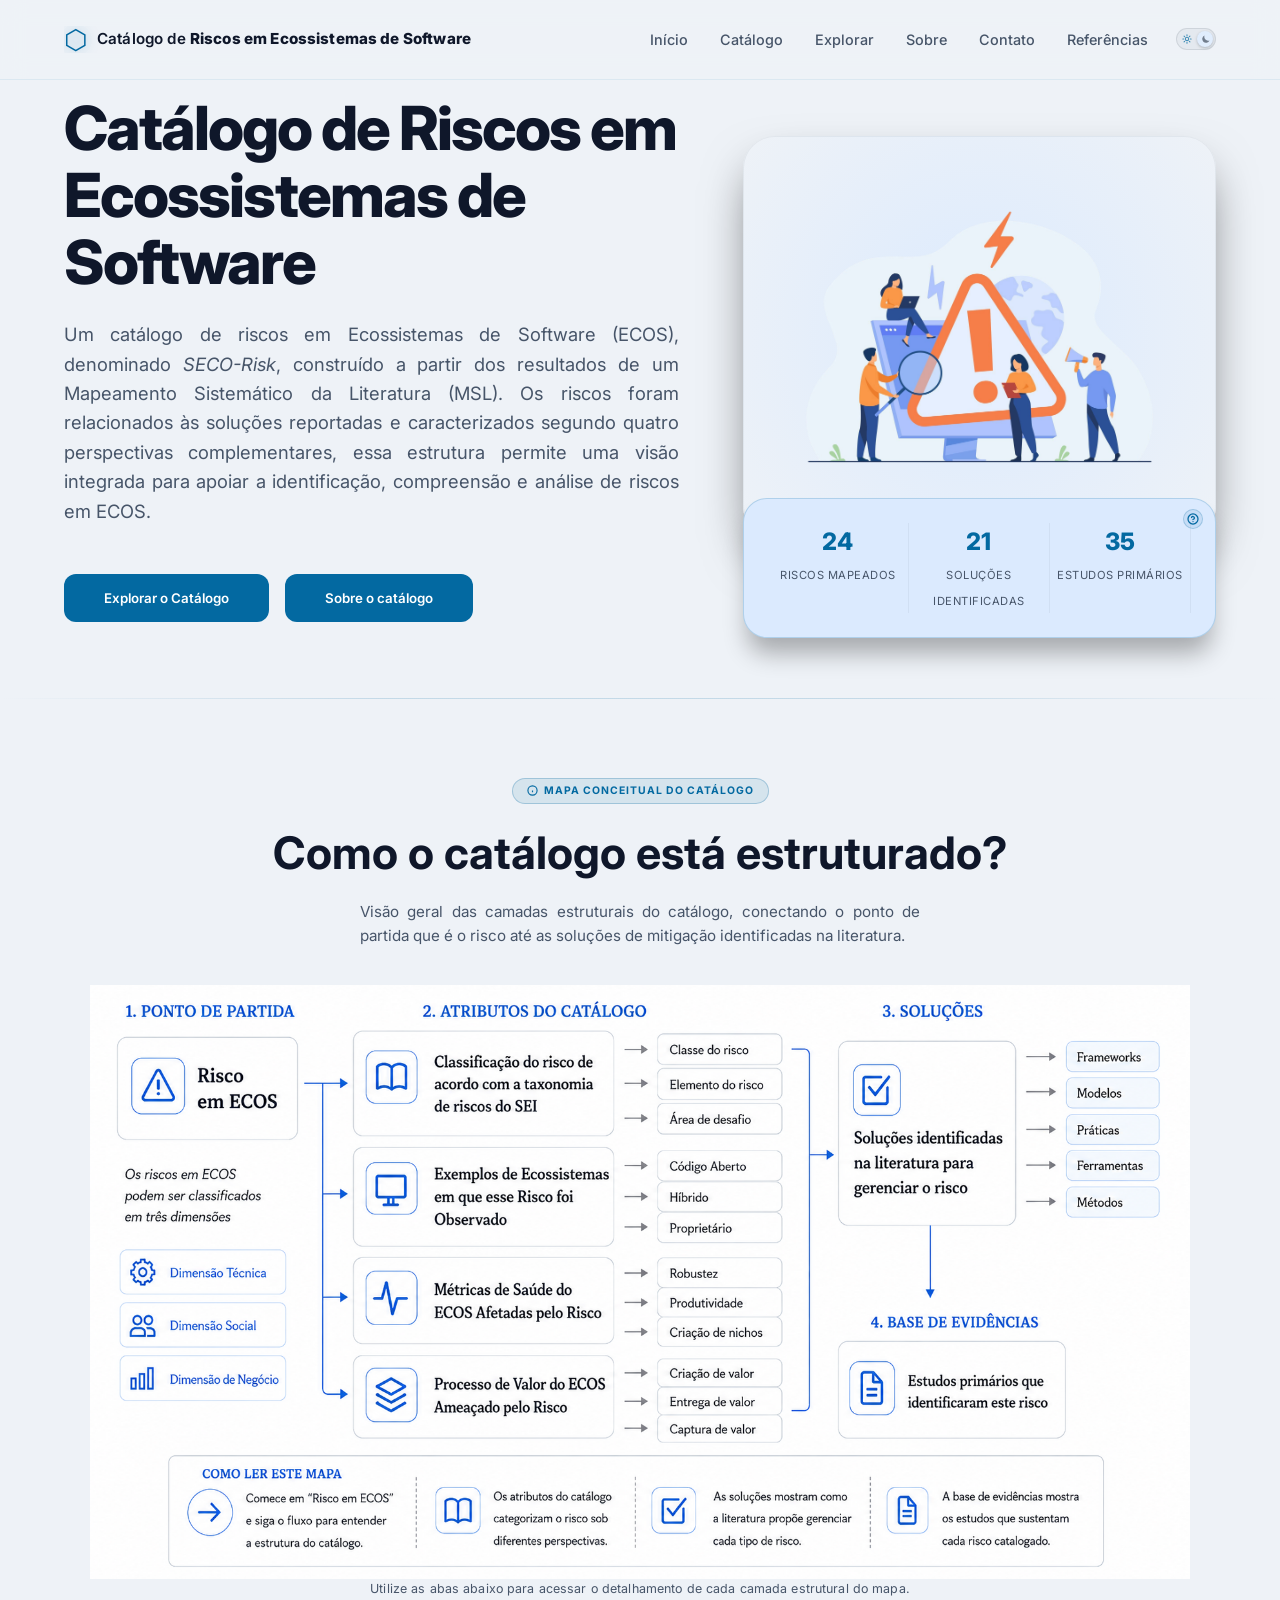
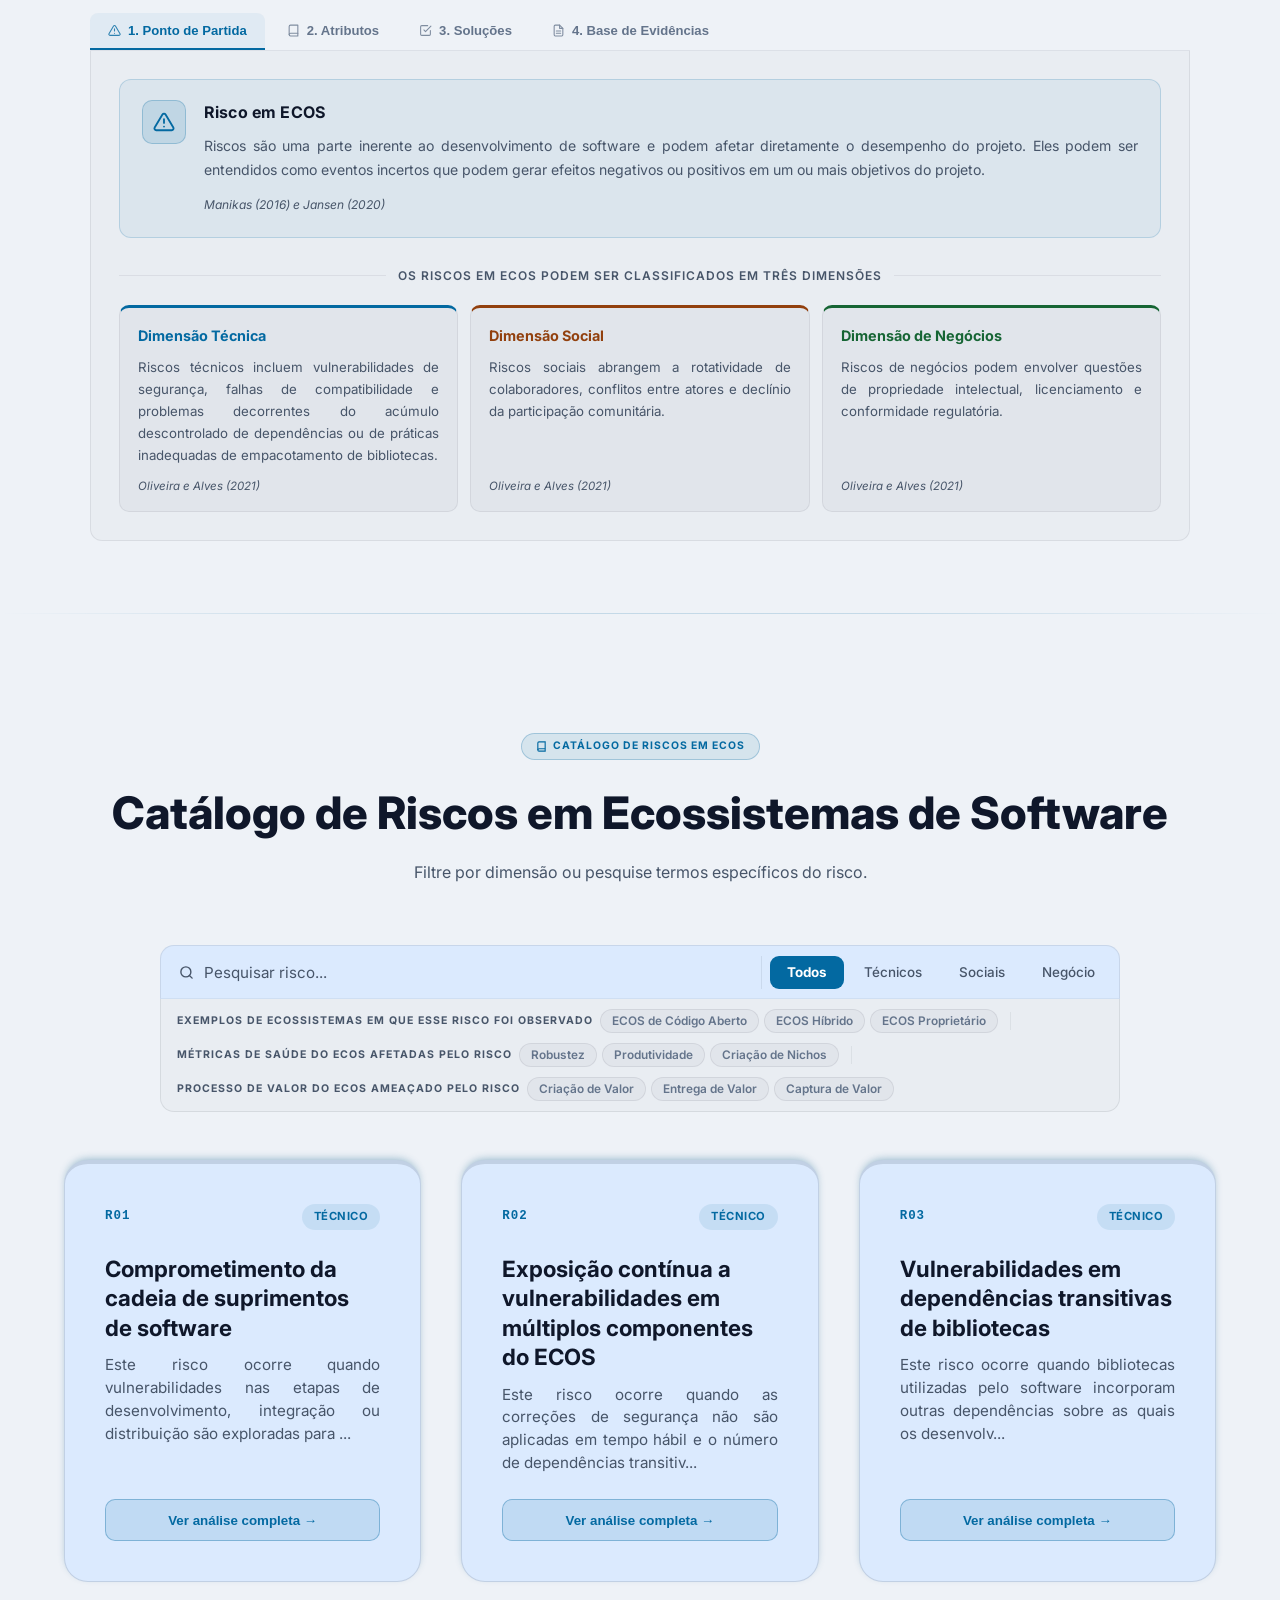
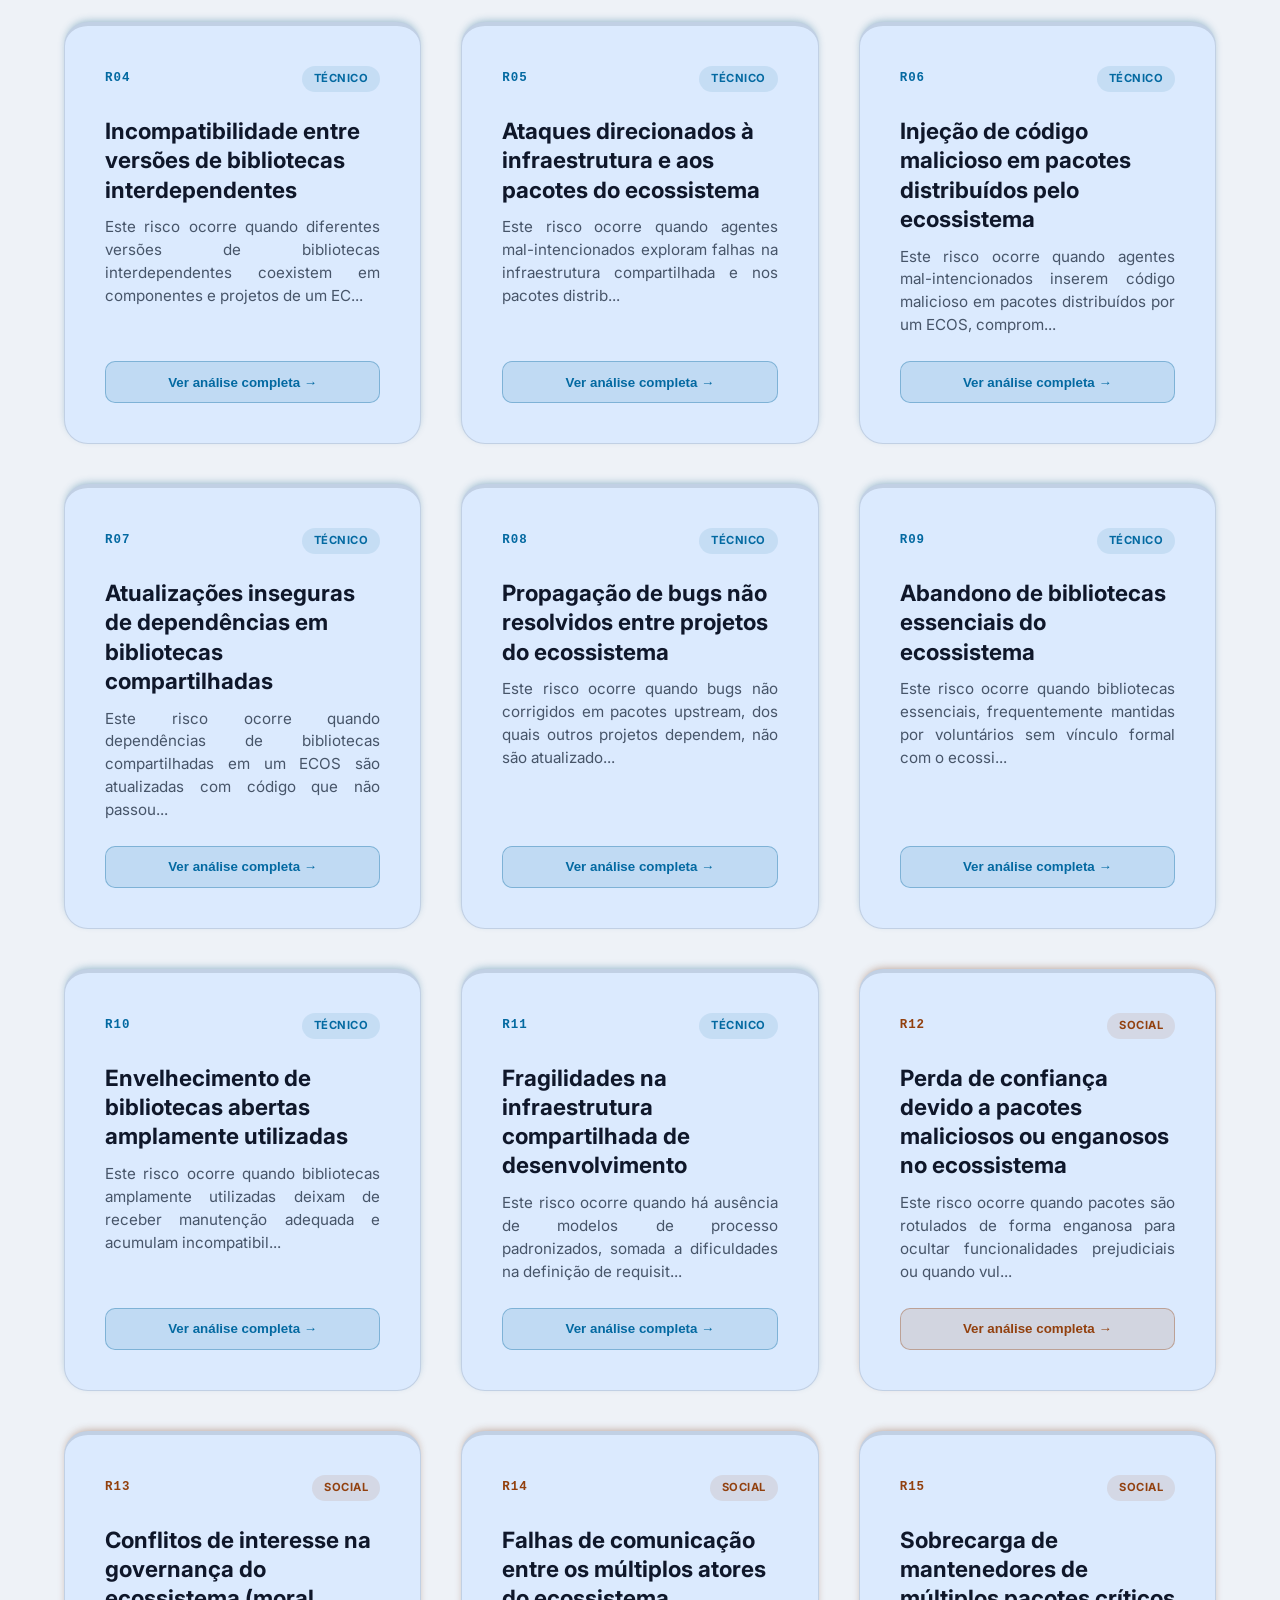
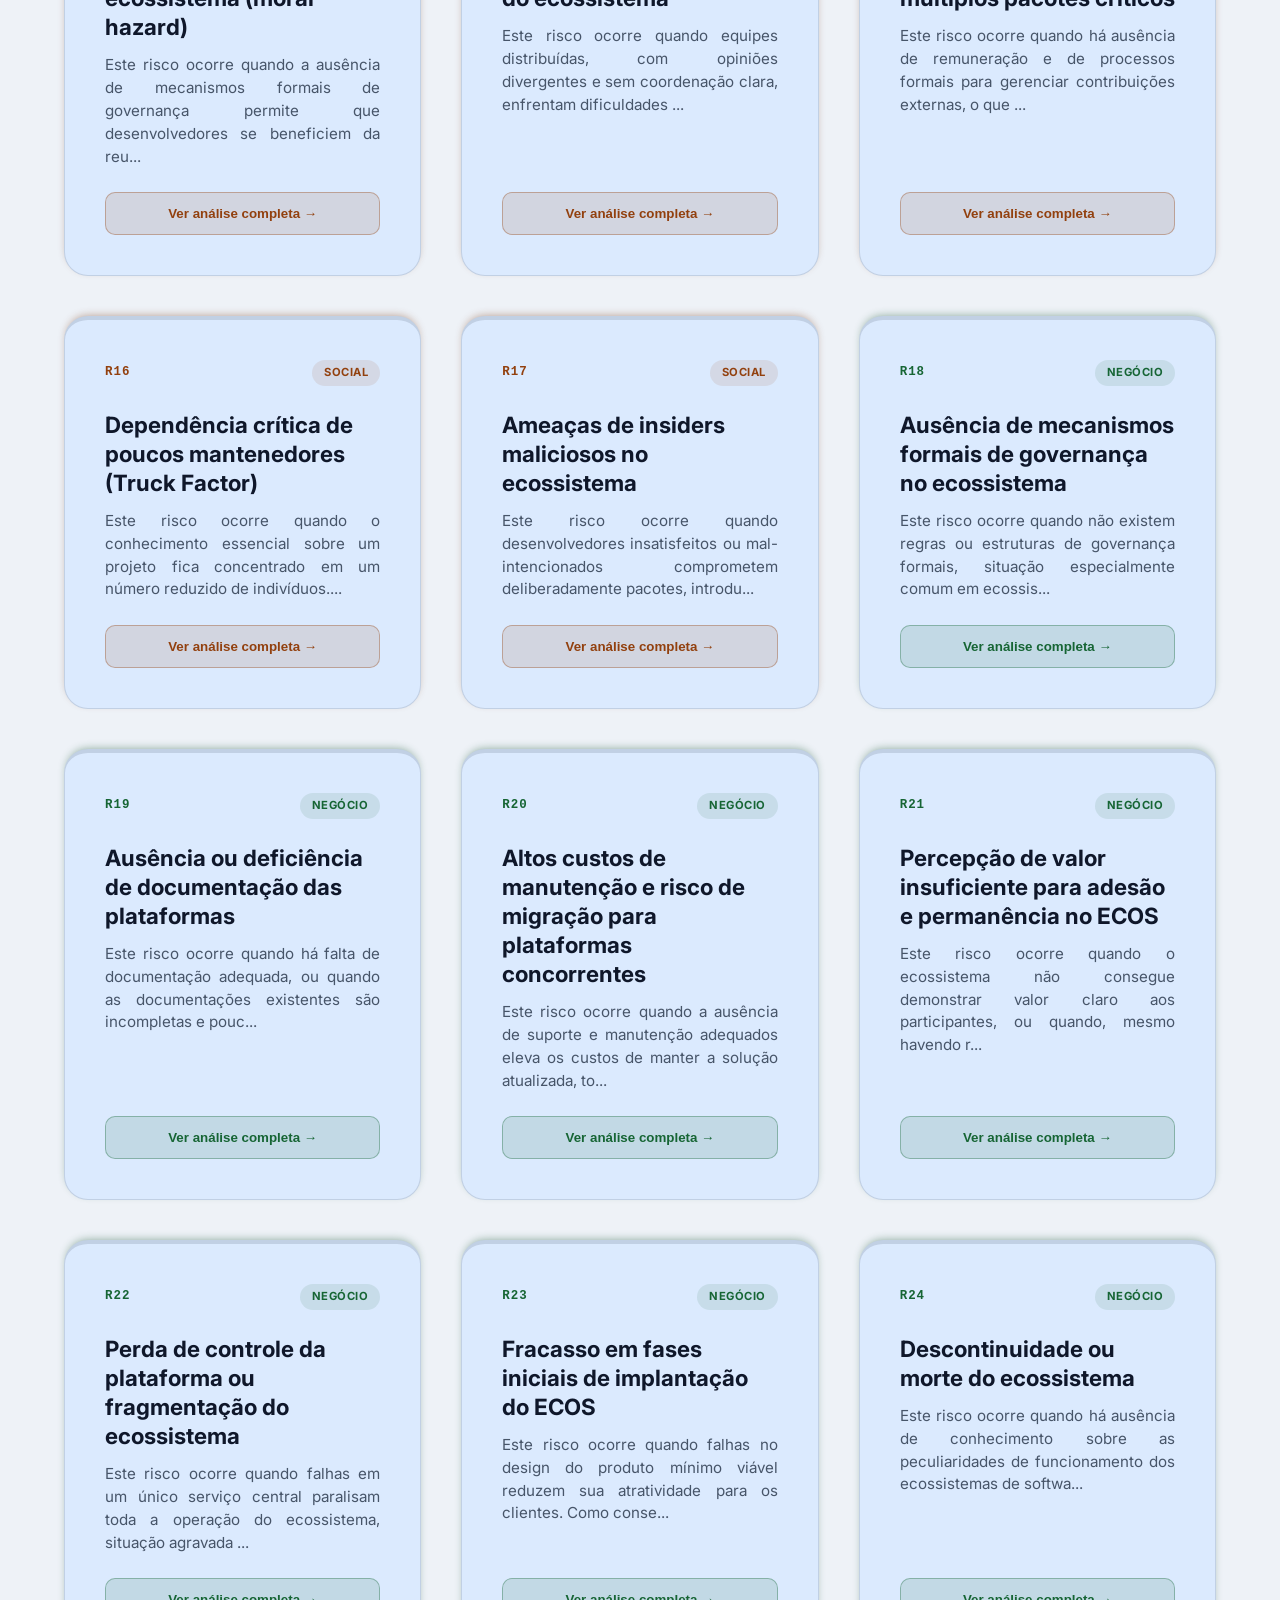
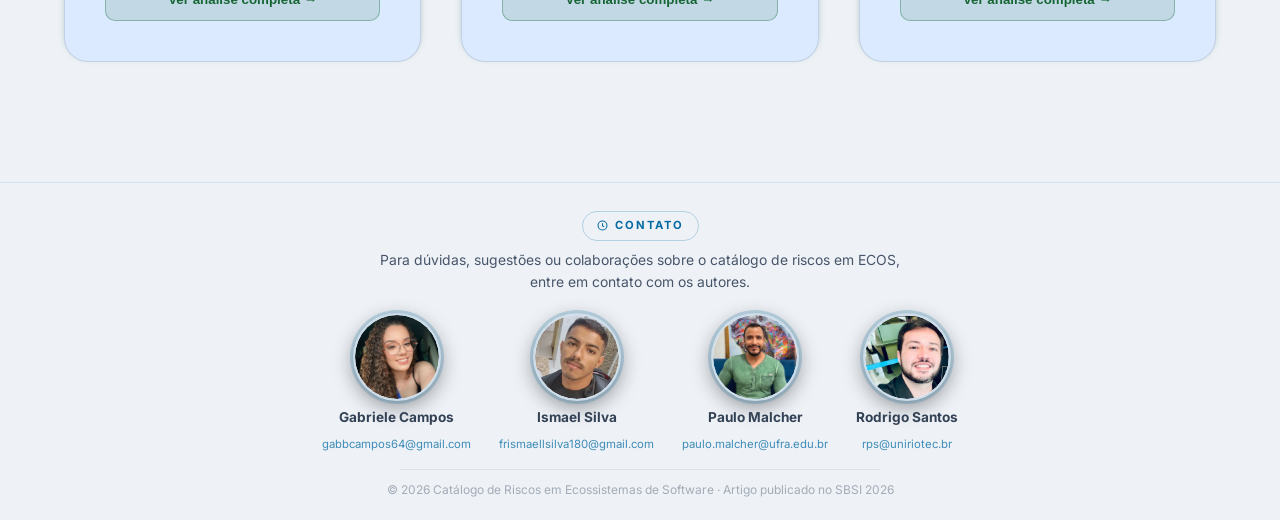
<file: index.html>
<!DOCTYPE html>
<html lang="pt-br">
<head>
    <script>(function(){try{var t=localStorage.getItem('seco-risk-theme');document.documentElement.setAttribute('data-theme', t==='dark' ? 'dark' : 'light');}catch(e){document.documentElement.setAttribute('data-theme','light');}})();</script>
    
    <meta charset="UTF-8">
    <meta name="viewport" content="width=device-width, initial-scale=1.0">
    <title>Catálogo de Riscos em Ecossistemas de Software</title>
    <link rel="stylesheet" href="https://fonts.googleapis.com/css2?family=Inter:wght@400;600;800&display=swap">
    <link rel="stylesheet" href="https://cdnjs.cloudflare.com/ajax/libs/font-awesome/6.0.0/css/all.min.css">
    <link rel="icon" type="image/svg+xml" href="data:image/svg+xml,<svg xmlns='http://www.w3.org/2000/svg' viewBox='0 0 100 100'><polygon points='50,5 93,27.5 93,72.5 50,95 7,72.5 7,27.5' fill='none' stroke='%2338bdf8' stroke-width='10'/><polygon points='50,22 78,37.5 78,67.5 50,83 22,67.5 22,37.5' fill='%2338bdf8' opacity='0.2'/></svg>">
    <link rel="stylesheet" href="style.css">
    <style>
                /* ── Hero centralizado (telas estreitas) ── */
        @media (max-width: 1100px) {
        .hero-content {
            flex-direction: column !important;
            align-items: center !important;
            text-align: center !important;
        }
        .hero-text {
            max-width: 760px;
            display: flex;
            flex-direction: column;
            align-items: flex-start;
        }
        .hero-text h1,
        .hero-text p {
            text-align: left !important;
        }
        .hero-btns {
            justify-content: center !important;
        }
        .hero-image {
            width: 100%;
            display: flex;
            justify-content: center;
        }
        .image-wrapper {
            max-width: 1000px;
            width: 100%;
        }
        }
    </style>
    <style>
        /* AUTOCOMPLETE */
        .autocomplete-wrap { position:relative; flex:1; min-width:0; }
        .autocomplete-wrap #searchInput { width:100%; max-width:100%; margin:0; }
        .autocomplete-list { position:absolute; top:calc(100% + 4px); left:0; right:0; background:var(--card-bg); border:1px solid rgba(var(--overlay-rgb), 0.08); border-radius:12px; list-style:none; padding:4px; margin:0; z-index:500; box-shadow:0 8px 24px rgba(0,0,0,0.4); max-height:320px; overflow-y:auto; }
        .autocomplete-list li { display:flex; align-items:center; gap:10px; padding:9px 12px; border-radius:8px; cursor:pointer; transition:background 0.12s; }
        .autocomplete-list li:hover, .autocomplete-list li.ac-active { background:rgba(var(--overlay-rgb), 0.05); }
        .ac-id { font-size:0.67rem; font-weight:700; font-family:monospace; color:#475569; flex-shrink:0; min-width:26px; }
        .ac-body { flex:1; min-width:0; }
        .ac-title { font-size:0.875rem; font-weight:400; color:var(--text-mid); white-space:nowrap; overflow:hidden; text-overflow:ellipsis; display:block; }
        .ac-title mark { background:transparent; color:var(--text-high); font-weight:600; }
        .ac-empty { padding:12px; font-size:0.82rem; color:#475569; text-align:center; }

        /* ── ÁREA DE FILTROS UNIFICADA ── */

        /* Container geral */
        .filters-area { max-width:960px; margin:0 auto 48px; display:flex; flex-direction:column; gap:0; }

        /* Linha 1: busca + dimensões */
        .filters-row-main {
            display:flex; align-items:center; gap:0;
            background:var(--card-bg);
            border:1px solid rgba(var(--overlay-rgb), .09);
            border-radius:14px 14px 0 0;
            border-bottom:1px solid rgba(var(--overlay-rgb), .05);
            padding:7px 7px 7px 18px;
            transition:border-color .25s, box-shadow .25s;
        }
        .filters-row-main:focus-within {
            border-color:rgba(var(--accent-rgb), .35);
            box-shadow:0 0 0 3px rgba(var(--accent-rgb), .07);
        }
        .filters-search {
            display:flex; align-items:center; gap:10px; flex:1; min-width:0;
            color:#475569;
        }
        .filters-search svg { flex-shrink:0; transition:color .2s; }
        .filters-row-main:focus-within .filters-search svg { color:var(--accent); }

        #searchInput {
            flex:1; width:100%; max-width:100%; display:block; margin:0;
            background:transparent; border:none; padding:0.6rem 0;
            color:var(--text-high); font-size:0.95rem; outline:none;
            box-sizing:border-box; font-family:'Inter',sans-serif;
        }
        #searchInput::placeholder { color:#475569; }
        #searchInput:focus { border-color:transparent; box-shadow:none; }

        .filters-dim {
            display:flex; align-items:center; gap:3px;
            border-left:1px solid rgba(var(--overlay-rgb), .08); padding-left:8px; flex-shrink:0;
        }
        .btn-filter {
            background:transparent; color:var(--text-low);
            padding:0.48rem 1rem; border-radius:9px;
            border:1px solid transparent; cursor:pointer;
            transition:background .18s, color .18s;
            font-weight:500; font-size:0.84rem; white-space:nowrap;
            font-family:'Inter',sans-serif;
        }
        .btn-filter:hover { background:rgba(var(--overlay-rgb), .06); color:var(--text-high); }
        .btn-filter.active { background:var(--accent); color: var(--on-accent); font-weight:700; }

        /* Linha 2: chips de contexto */
        .filters-row-chips {
            display:flex; align-items:center; flex-wrap:wrap; gap:10px;
            background:rgba(var(--overlay-rgb), .02);
            border:1px solid rgba(var(--overlay-rgb), .09); border-top:none;
            border-radius:0 0 14px 14px;
            padding:10px 16px;
        }
        .filters-chip-group { display:flex; align-items:center; gap:7px; flex-wrap:wrap; }
        .filters-chip-label { font-size:0.66rem; font-weight:700; text-transform:uppercase; letter-spacing:1px; color:var(--text-low); white-space:nowrap; }
        .filters-chip-sep { width:1px; height:18px; background:rgba(var(--overlay-rgb), .06); flex-shrink:0; margin:0 2px; }

        /* Chips */
        .ctx-chips { display:flex; flex-wrap:wrap; gap:5px; }
        .ctx-chip { padding:4px 11px; border-radius:100px; border:1px solid rgba(var(--overlay-rgb), .08); background:rgba(var(--overlay-rgb), .03); color:#64748b; font-family:'Inter',sans-serif; font-size:0.74rem; font-weight:600; cursor:pointer; transition:all .15s; white-space:nowrap; }
        .ctx-chip:hover { border-color:rgba(var(--accent-rgb), .3); color:var(--text-low); background:rgba(var(--accent-rgb), .06); }
        .ctx-chip.active { background:rgba(var(--accent-rgb), .12); border-color:rgba(var(--accent-rgb), .4); color:var(--accent); }

        /* Limpar */
        .ctx-clear { display:inline-flex; align-items:center; gap:5px; margin-left:auto; padding:4px 10px; border-radius:100px; border:1px solid rgba(var(--overlay-rgb), .07); background:transparent; color:#475569; font-size:0.71rem; font-weight:600; cursor:pointer; font-family:'Inter',sans-serif; transition:all .15s; white-space:nowrap; }
        .ctx-clear:hover { border-color:rgba(248,113,113,.3); color:#f87171; background:rgba(248,113,113,.05); }

        /* Hint de resultados */
        .ctx-hint { font-size:0.73rem; color:var(--accent); font-weight:500; padding:0 2px; }

        /* Relevância nos cards — FIX: não sobrescreve borda da dimensão */
        .card-footer-area { display:flex; flex-direction:column; gap:10px; margin-top:auto; }
        .card-footer-area .btn-ver-mais { margin-top:0; width:100%; }
        .card-main-content { display:flex; flex-direction:column; flex:1; }
        .card .ctx-relevance { display:none; align-items:center; gap:5px; font-size:0.65rem; font-weight:700; text-transform:uppercase; letter-spacing:1px; color:var(--accent); padding:3px 9px; background:rgba(var(--accent-rgb), .10); border:1px solid rgba(var(--accent-rgb), .25); border-radius:100px; width:fit-content; }
        .card.ctx-highlighted .ctx-relevance { display:inline-flex; }
        /* Removido: .card.ctx-highlighted { border-color:... } — preserva cor da dimensão */
        .card.ctx-dim { opacity:0.42; }

        /* Estado vazio */
        .ctx-empty-state { display:none; flex-direction:column; align-items:center; justify-content:center; text-align:center; gap:12px; padding:56px 24px; margin-bottom:24px; background:rgba(var(--overlay-rgb), .02); border:1px dashed rgba(var(--overlay-rgb), .08); border-radius:16px; color:#475569; }
        .ctx-empty-state svg { opacity:0.35; }
        .ctx-empty-state p { font-size:0.92rem; font-weight:600; color:#64748b; margin:0; line-height:1.5; }
        .ctx-empty-state span { font-size:0.78rem; color:var(--text-low); }

        @media (max-width:700px) {
            .filters-row-main { flex-wrap:wrap; padding:10px 12px; gap:8px; }
            .filters-dim { border-left:none; border-top:1px solid rgba(var(--overlay-rgb), .07); padding:8px 0 0; width:100%; flex-wrap:wrap; }
            .filters-row-chips { gap:8px; }
            .filters-chip-sep { display:none; }
        }
    </style>
</head>
<body>

    <header class="navbar">
        <nav class="nav-container">
            <a href="index.html" class="logo" aria-label="Catálogo de Riscos em Ecossistemas de Software">
                <span class="logo-icon">⬡</span>
                <span class="logo-text">Catálogo de <span class="logo-highlight">Riscos em Ecossistemas de Software</span></span>
            </a>
            <ul class="nav-links" id="navLinks">
                <li><a href="index.html" onclick="closeMenu()">Início</a></li>
                <li><a href="index.html#catalogo" onclick="closeMenu()">Catálogo</a></li>
                <li><a href="explorar.html" onclick="closeMenu()">Explorar</a></li>
                <li><a href="sobre.html" onclick="closeMenu()">Sobre</a></li>
                <li><a href="index.html#contato" onclick="closeMenu()">Contato</a></li>
                <li><a href="referencias.html" onclick="closeMenu()">Referências</a></li>
            </ul>
            <button class="theme-toggle" id="themeToggle" type="button" role="switch" aria-checked="false" aria-label="Alternar entre modo dia e modo noturno">
                <span class="theme-toggle-track">
                    <span class="theme-toggle-icon theme-toggle-icon-sun" aria-hidden="true"><svg width="12" height="12" viewBox="0 0 24 24" fill="none" stroke="currentColor" stroke-width="2.5" stroke-linecap="round"><circle cx="12" cy="12" r="4"/><path d="M12 2v2M12 20v2M4.93 4.93l1.41 1.41M17.66 17.66l1.41 1.41M2 12h2M20 12h2M4.93 19.07l1.41-1.41M17.66 6.34l1.41-1.41"/></svg></span>
                    <span class="theme-toggle-icon theme-toggle-icon-moon" aria-hidden="true"><svg width="12" height="12" viewBox="0 0 24 24" fill="currentColor"><path d="M20.354 15.354A9 9 0 018.646 3.646 9.003 9.003 0 1020.354 15.354z"/></svg></span>
                    <span class="theme-toggle-thumb"></span>
                </span>
            </button>
            <button class="hamburger" id="hamburger" aria-label="Menu" onclick="toggleMenu()">
                <span></span><span></span><span></span>
            </button>
        </nav>
    </header>

    <section class="hero" id="inicio">
        <div class="hero-content">
            <article class="hero-text">
                <h1>Catálogo de Riscos em Ecossistemas de Software</h1>
                
                <p>Um catálogo de riscos em Ecossistemas de Software (ECOS), denominado <em>SECO-Risk</em>, construído a partir dos resultados de um Mapeamento Sistemático da Literatura (MSL). Os riscos foram relacionados às soluções reportadas e caracterizados segundo quatro perspectivas complementares, essa estrutura permite uma visão integrada para apoiar a identificação, compreensão e análise de riscos em ECOS.</p>
                
                <div class="hero-btns">
                    <button class="btn-primary" onclick="document.getElementById('catalogo').scrollIntoView({behavior: 'smooth'})">
                        Explorar o Catálogo
                    </button>
                    <a href="sobre.html" style="text-decoration: none;">
                        <button class="btn-primary">Sobre o catálogo</button>
                    </a>
                </div>
            </article>
                
            <aside class="hero-image">
                <div class="image-wrapper">
                    <div class="image-placeholder">
                        <img src="risk.png" alt="Ilustração de Riscos" class="hero-img">
                    </div>
                    
                    <div class="stats-bar">
                        <div class="stat-unit">
                            <span class="stat-number">24</span>
                            <span class="stat-label">Riscos mapeados</span>
                        </div>
                        <div class="stat-unit">
                            <span class="stat-number">21</span>
                            <span class="stat-label">Soluções identificadas</span>
                        </div>
                        <div class="stat-unit">
                            <span class="stat-number">35</span>
                            <span class="stat-label">Estudos primários</span>
                        </div>
                        <button class="stats-help-btn" onclick="abrirStatsInfo()" aria-label="Entender os números">
                            <svg width="12" height="12" viewBox="0 0 24 24" fill="none" stroke="currentColor" stroke-width="2.5" stroke-linecap="round" stroke-linejoin="round"><circle cx="12" cy="12" r="10"/><path d="M9.09 9a3 3 0 0 1 5.83 1c0 2-3 3-3 3"/><line x1="12" y1="17" x2="12.01" y2="17"/></svg>
                        </button>
                    </div>
                </div>
            </aside>
        </div>
    </section>

    <!-- ══════════════════════════════════════════════════════════
         METAMODELO CONCEITUAL
    ══════════════════════════════════════════════════════════ -->
    <section class="mmx-section" id="metamodelo">
        <div class="mmx-container">

            <header class="mmx-header">
                <span class="mmx-badge">
                    <svg width="11" height="11" viewBox="0 0 24 24" fill="none" stroke="currentColor" stroke-width="2.5"><circle cx="12" cy="12" r="10"/><path d="M12 16v-4M12 8h.01"/></svg>
                    MAPA CONCEITUAL DO CATÁLOGO
                </span>
                <h2 class="mmx-title">Como o catálogo está estruturado?</h2>
                <p class="mmx-sub">Visão geral das camadas estruturais do catálogo, conectando o ponto de partida que é o risco até as soluções de mitigação identificadas na literatura.</p>
            </header>

            <img src="estrutura.png" class="mmx-map-img mmx-map-img-dark" alt="Mapa conceitual do catálogo" draggable="false" />
            <img src="estrutura-dia.png" class="mmx-map-img mmx-map-img-light" alt="Mapa conceitual do catálogo" draggable="false" />

            <!-- ── ABAS INTERATIVAS ── -->
            <div class="mmx-tabs" id="mmxTabs">

                <!-- Dica de navegação -->
                <p class="mmx-tab-hint">Utilize as abas abaixo para acessar o detalhamento de cada camada estrutural do mapa.</p>

                <!-- Barra de abas -->
                <div class="mmx-tab-bar" role="tablist">
                    <button class="mmx-tab mmx-tab-active" data-tab="ponto" role="tab" aria-selected="true">
                        <svg width="13" height="13" viewBox="0 0 24 24" fill="none" stroke="currentColor" stroke-width="2" stroke-linecap="round" stroke-linejoin="round"><path d="M10.29 3.86L1.82 18a2 2 0 001.71 3h16.94a2 2 0 001.71-3L13.71 3.86a2 2 0 00-3.42 0z"/><line x1="12" y1="9" x2="12" y2="13"/><line x1="12" y1="17" x2="12.01" y2="17"/></svg>
                        1. Ponto de Partida
                    </button>
                    <button class="mmx-tab" data-tab="atributos" role="tab" aria-selected="false">
                        <svg width="13" height="13" viewBox="0 0 24 24" fill="none" stroke="currentColor" stroke-width="2" stroke-linecap="round" stroke-linejoin="round"><path d="M4 19.5A2.5 2.5 0 0 1 6.5 17H20"/><path d="M6.5 2H20v20H6.5A2.5 2.5 0 0 1 4 19.5v-15A2.5 2.5 0 0 1 6.5 2z"/></svg>
                        2. Atributos
                    </button>
                    <button class="mmx-tab" data-tab="solucoes" role="tab" aria-selected="false">
                        <svg width="13" height="13" viewBox="0 0 24 24" fill="none" stroke="currentColor" stroke-width="2" stroke-linecap="round" stroke-linejoin="round"><polyline points="9 11 12 14 22 4"/><path d="M21 12v7a2 2 0 0 1-2 2H5a2 2 0 0 1-2-2V5a2 2 0 0 1 2-2h11"/></svg>
                        3. Soluções
                    </button>
                    <button class="mmx-tab" data-tab="evidencias" role="tab" aria-selected="false">
                        <svg width="13" height="13" viewBox="0 0 24 24" fill="none" stroke="currentColor" stroke-width="2" stroke-linecap="round" stroke-linejoin="round"><path d="M14 2H6a2 2 0 0 0-2 2v16a2 2 0 0 0 2 2h12a2 2 0 0 0 2-2V8z"/><polyline points="14 2 14 8 20 8"/><line x1="16" y1="13" x2="8" y2="13"/><line x1="16" y1="17" x2="8" y2="17"/></svg>
                        4. Base de Evidências
                    </button>
                </div>

                <!-- Painéis de conteúdo -->
                <div class="mmx-tab-panels">

                    <!-- PAINEL 1: Ponto de Partida -->
                    <div class="mmx-tab-panel mmx-tab-panel-active" id="mmx-tab-ponto">

                        <!-- Bloco central: Risco em ECOS -->
                        <div class="p1-hero">
                            <div class="p1-hero-icon">
                                <svg width="22" height="22" viewBox="0 0 24 24" fill="none" stroke="currentColor" stroke-width="2" stroke-linecap="round" stroke-linejoin="round"><path d="M10.29 3.86L1.82 18a2 2 0 001.71 3h16.94a2 2 0 001.71-3L13.71 3.86a2 2 0 00-3.42 0z"/><line x1="12" y1="9" x2="12" y2="13"/><line x1="12" y1="17" x2="12.01" y2="17"/></svg>
                            </div>
                            <div class="p1-hero-content">
                                <h4 class="p1-hero-title">Risco em ECOS</h4>
                                <p class="p1-hero-text">Riscos são uma parte inerente ao desenvolvimento de software e podem afetar diretamente o desempenho do projeto. Eles podem ser entendidos como eventos incertos que podem gerar efeitos negativos ou positivos em um ou mais objetivos do projeto.</p>
                                <span class="p1-hero-ref">Manikas (2016) e Jansen (2020)</span>
                            </div>
                        </div>

                        <!-- Divisor -->
                        <div class="p1-divider">
                            <span>Os riscos em ECOS podem ser classificados em três dimensões</span>
                        </div>

                        <!-- Cards de dimensão -->
                        <div class="p1-dim-grid">
                            <div class="p1-dim-card p1-dim-tec">
                                <div class="p1-dim-header">
                                    <span class="p1-dim-label">Dimensão Técnica</span>   
                                </div>
                                <p class="p1-dim-text">Riscos técnicos incluem vulnerabilidades de segurança, falhas de compatibilidade e problemas decorrentes do acúmulo descontrolado de dependências ou de práticas inadequadas de empacotamento de bibliotecas.</p>
                                <span class="p1-dim-ref">Oliveira e Alves (2021)</span>
                            </div>
                            <div class="p1-dim-card p1-dim-soc">
                                <div class="p1-dim-header">
                                    <span class="p1-dim-label"> Dimensão Social</span>
                                </div>
                                <p class="p1-dim-text">Riscos sociais abrangem a rotatividade de colaboradores, conflitos entre atores e declínio da participação comunitária.</p>
                                <span class="p1-dim-ref">Oliveira e Alves (2021)</span>
                            </div>
                            <div class="p1-dim-card p1-dim-neg">
                                <div class="p1-dim-header">
                                    <span class="p1-dim-label">Dimensão de Negócios</span>
                                </div>
                                <p class="p1-dim-text">Riscos de negócios podem envolver questões de propriedade intelectual, licenciamento e conformidade regulatória.</p>
                                <span class="p1-dim-ref">Oliveira e Alves (2021)</span>
                            </div>
                        </div>

                    </div>

                    <!-- PAINEL 2: Atributos -->
                    <div class="mmx-tab-panel" id="mmx-tab-atributos">

                        <!-- Cabeçalho do painel -->
                        <div class="at2-header">
                            <p class="at2-lead">Cada risco é descrito por <strong>quatro atributos</strong> fundamentados em diferentes perspectivas teóricas. Em conjunto, esses atributos permitem compreender seu posicionamento e suas implicações no contexto estrutural e estratégico do ecossistema.</p>
                        </div>

                        <!-- 4 blocos sempre visíveis -->
                        <div class="at2-blocks">

                            <!-- Bloco 1: SEI -->
                            <div class="atb atb-sei">
                                <div class="atb-head">
                                    <div class="atb-icon atb-icon-sei">
                                        <svg width="16" height="16" viewBox="0 0 24 24" fill="none" stroke="currentColor" stroke-width="2" stroke-linecap="round" stroke-linejoin="round"><path d="M4 19.5A2.5 2.5 0 0 1 6.5 17H20"/><path d="M6.5 2H20v20H6.5A2.5 2.5 0 0 1 4 19.5v-15A2.5 2.5 0 0 1 6.5 2z"/></svg>
                                    </div>
                                    <div>
                                        <h4 class="atb-title">Classificação do Risco de acordo com a Taxonomia de Risco SEI</h4>
                                    </div>
                                </div>
                                <p class="atb-desc">O modelo analisa onde e como o risco se manifesta combinando a estrutura formal da Taxonomia de Riscos do SEI com os Desafios práticos de ecossistemas de software identificados na literatura técnica.</p>
                                <div class="atb-body">
                                    <p class="atb-intro">A organização segue três níveis lógicos para identificar a origem e a causa do risco:</p>
                                    <div class="atb-tiers">
                                        <div class="atb-tier atb-tier-sei">
                                            <span class="atb-num atb-num-sei">1</span>
                                            <div>
                                                <strong>Classe do Risco</strong>
                                                <p>Representa a categoria macro do risco no desenvolvimento. Seguindo a Taxonomia do SEI, os riscos são divididos em três grandes áreas fundamentais: Engenharia de Produto, Ambiente de Desenvolvimento e Restrições do Programa.</p>
                                                <p style="margin-top:6px;font-size:0.78rem;color:#64748b;"> Responde à pergunta: <em>"Em qual grande área de engenharia ou gestão esse risco se origina?"</em></p>
                                            </div>
                                        </div>
                                        <div class="atb-tier atb-tier-sei">
                                            <span class="atb-num atb-num-sei">2</span>
                                            <div>
                                                <strong>Elemento do Risco</strong>
                                                <p>Representa a situação específica do ecossistema de software que dispara o risco, ou seja, as vulnerabilidades geradas. Exemplos: Estabilidade de Interfaces, Garantia de Segurança, Gerenciamento da Evolução, Coordenação do Desenvolvimento e Garantia da Qualidade.</p>
                                                <p style="margin-top:6px;font-size:0.78rem;color:#64748b;">Responde à pergunta: <em>"Qual aspecto está sendo afetado diretamente?"</em></p>
                                            </div>
                                        </div>
                                        <div class="atb-tier atb-tier-sei">
                                            <span class="atb-num atb-num-sei">3</span>
                                            <div>
                                                <strong>Área de Desafio</strong>
                                                <p>Representa o desafio prático que favorece o surgimento do risco no ecossistema, a situação concreta que pode comprometer a evolução, a qualidade ou a sustentabilidade da plataforma.</p>
                                                <p style="margin-top:6px;font-size:0.78rem;color:#64748b;"> Responde à pergunta: <em>"Qual problema real está gerando esse risco?"</em></p>
                                            </div>
                                        </div>
                                    </div>
                                    <p class="atb-ref">Fonte: Software Ecosystems Risks – Manalif et al. (2013)</p>
                                </div>
                            </div>

                            <!-- Bloco 2: Manikas -->
                            <div class="atb atb-manikas atb-sei">
                                <div class="atb-head">
                                    <div class="atb-icon atb-icon-manikas">
                                        <svg width="16" height="16" viewBox="0 0 24 24" fill="none" stroke="currentColor" stroke-width="2" stroke-linecap="round" stroke-linejoin="round"><rect x="2" y="3" width="20" height="14" rx="2"/><line x1="8" y1="21" x2="16" y2="21"/><line x1="12" y1="17" x2="12" y2="21"/></svg>
                                    </div>
                                    <div>
                                        <h4 class="atb-title">Exemplos de Ecossistemas em que esse Risco foi Observado</h4>
                                    </div>
                                </div>
                                <p class="atb-desc">Apresenta os exemplos ECOS em que a ocorrência desse risco foi relatada pelos estudos primários, classificados de acordo com a tipologia de Manikas (2016).</p>
                                <div class="atb-body">
                                    <p class="atb-intro">Os exemplos evidenciam em qual modelo de compartilhamento e geração de valor o risco foi efetivamente observado na literatura:</p>
                                    <div class="atb-tiers">
                                        <div class="atb-tier atb-tier-sei">
                                            <span class="atb-num atb-num-sei">1</span>
                                            <div>
                                                <strong>Código Aberto</strong>
                                                <p>Modelo onde as contribuições e o conhecimento são compartilhados publicamente com os atores e a comunidade. A ampla distribuição e a ausência de barreiras comerciais podem amplificar riscos ligados à coordenação descentralizada, dependência de mantenedores voluntários e vulnerabilidades em dependências externas.</p>
                                            </div>
                                        </div>
                                        <div class="atb-tier atb-tier-sei">
                                            <span class="atb-num atb-num-sei">2</span>
                                            <div>
                                                <strong>Híbrido</strong>
                                                <p>Modelo que suporta a coexistência de componentes de código aberto e proprietários dentro do mesmo ambiente. Essa interação entre diferentes interesses comerciais e comunitários pode gerar conflitos de governança, dependências organizacionais complexas e a propagação de riscos</p>
                                            </div>
                                        </div>
                                        <div class="atb-tier atb-tier-sei">
                                            <span class="atb-num atb-num-sei">3</span>
                                            <div>
                                                <strong>Proprietário</strong>
                                                <p>Modelo em que os componentes, tecnologias e ativos do ecossistema são controlados por uma organização responsável pela plataforma. As contribuições normalmente seguem regras, licenças e processos definidos pelo proprietário, o que favorece maior controle sobre a governança, a evolução da plataforma e a integração entre participantes. Entretanto, a dependência de um único fornecedor, possíveis restrições ao compartilhamento de conhecimento e o risco de decisões centralizadas podem aumentar a propagação de impactos em caso de falhas estratégicas ou operacionais.</p>
                                            </div>
                                        </div>
                                    </div>
                                    <p class="atb-ref">Fonte: Revisiting Software Ecosystems Research: A Longitudinal Literature Study – Manikas (2016)</p>
                                </div>
                            </div>

                            <!-- Bloco 3: Iansiti & Levien -->
                            <div class="atb atb-iansiti">
                                <div class="atb-head">
                                    <div class="atb-icon atb-icon-iansiti">
                                        <svg width="16" height="16" viewBox="0 0 24 24" fill="none" stroke="currentColor" stroke-width="2" stroke-linecap="round" stroke-linejoin="round"><polyline points="22 12 18 12 15 21 9 3 6 12 2 12"/></svg>
                                    </div>
                                    <div>
                                        <h4 class="atb-title">Métricas de Saúde do ECOS Atingidas pelo Risco</h4>
                                    </div>
                                </div>
                                <p class="atb-desc">Indica onde a vitalidade do ecossistema é prejudicada pelo risco, tendo como base o modelo de Iansiti e Levien (2004).</p>
                                <div class="atb-body">
                                    <p class="atb-intro">Estão descritas as três métricas utilizadas para avaliar o impacto do risco na saúde do ecossistema:  </p>
                                    <div class="atb-tiers">
                                        <div class="atb-tier atb-tier-sei">
                                            <span class="atb-num atb-num-sei">1</span>
                                            <div>
                                                <strong>Robustez</strong>
                                                <p>Representa a capacidade de resistir e se recuperar de mudanças, falhas e eventos inesperados.  Um ecossistema robusto consegue continuar operando mesmo diante de vulnerabilidades, abandono de componentes, mudanças tecnológicas ou saída de participantes importantes. Riscos que afetam a robustez podem comprometer a estabilidade e a continuidade do ECOS ao longo do tempo</p>
                                                <p style="margin-top:6px;font-size:0.78rem;color:#64748b;">Responde à pergunta: <em>"O ecossistema continuará funcionando diante de uma crise ou mudança significativa?"</em></p>
                                            </div>
                                        </div>
                                        <div class="atb-tier atb-tier-sei">
                                            <span class="atb-num atb-num-sei">2</span>
                                            <div>
                                                <strong>Produtividade</strong>
                                                <p>Representa a capacidade do ecossistema de transformar recursos, conhecimento e inovação em valor para seus participantes. Está relacionada à eficiência do desenvolvimento, integração de componentes, entrega de funcionalidades e geração contínua de benefícios para usuários e organizações. Riscos que afetam a produtividade podem aumentar custos, reduzir a velocidade de evolução da plataforma e dificultar a criação de valor.</p>
                                                <p style="margin-top:6px;font-size:0.78rem;color:#64748b;">Responde à pergunta: <em>"O ecossistema consegue gerar valor de forma eficiente?"</em></p>
                                            </div>
                                        </div>
                                        <div class="atb-tier atb-tier-sei">
                                            <span class="atb-num atb-num-sei">3</span>
                                            <div>
                                                <strong>Criação de Nichos</strong>
                                                <p>Representa a capacidade do ecossistema de atrair novos participantes, estimular inovação e criar novas oportunidades de negócio ou colaboração. Ecossistemas saudáveis incentivam o surgimento de novos produtos, serviços, extensões e comunidades, ampliando sua diversidade e capacidade de evolução. Riscos que afetam a criação de nichos podem reduzir a inovação, dificultar a entrada de novos atores e limitar o crescimento do ecossistema.</p>
                                                <p style="margin-top:6px;font-size:0.78rem;color:#64748b;">Responde à pergunta: <em>"O ecossistema continua atraindo inovação e novas oportunidades?"</em></p>
                                            </div>
                                        </div>
                                    </div>
                                    <p class="atb-ref">Fonte: Strategy as Ecology – Iansiti e Levien (2004)</p>
                                </div>
                            </div>

                            <!-- Bloco 4: Burström -->
                            <div class="atb atb-burstrom">
                                <div class="atb-head">
                                    <div class="atb-icon atb-icon-burstrom">
                                        <svg width="16" height="16" viewBox="0 0 24 24" fill="none" stroke="currentColor" stroke-width="2" stroke-linecap="round" stroke-linejoin="round"><polygon points="12 2 2 7 12 12 22 7 12 2"/><polyline points="2 17 12 22 22 17"/><polyline points="2 12 12 17 22 12"/></svg>
                                    </div>
                                    <div>
                                        <h4 class="atb-title">Processo de Valor do ECOS Ameaçado pelo Risco</h4>
                                    </div>
                                </div>
                                <p class="atb-desc">Indica em qual etapa do ciclo de valor do ecossistema o risco atua, segundo o framework de Burström et al. (2022).</p>
                                <div class="atb-body">
                                    <p class="atb-intro">A identificação do processo afetado permite compreender em qual etapa do ciclo de valor o risco exerce maior impacto.</p>
                                    <div class="atb-tiers">
                                        <div class="atb-tier atb-tier-sei">
                                            <span class="atb-num atb-num-sei">1</span>
                                            <div>
                                                <strong>Criação de Valor</strong>
                                                <p>Representa o processo em que novos produtos, serviços, funcionalidades e inovações são desenvolvidos dentro do ecossistema. Riscos associados à criação de valor podem comprometer a qualidade do desenvolvimento, a colaboração entre atores e a capacidade de inovação do ecossistema.</p>
                                                <p style="margin-top:6px;font-size:0.78rem;color:#64748b;">Responde à pergunta: <em>"O risco afeta a capacidade do ecossistema de gerar novos produtos, serviços ou conhecimento?"</em></p>
                                            </div>
                                        </div>
                                        <div class="atb-tier atb-tier-sei">
                                            <span class="atb-num atb-num-sei">2</span>
                                            <div>
                                                <strong>Entrega de Valor</strong>
                                                <p>Representa o processo pelo qual o valor produzido é disponibilizado aos usuários, clientes e demais participantes do ecossistema. Riscos associados à entrega de valor podem dificultar o acesso aos artefatos, prejudicar integrações e reduzir a eficiência da distribuição.</p>
                                                <p style="margin-top:6px;font-size:0.78rem;color:#64748b;"> Responde à pergunta: <em>"O risco afeta a forma como o valor chega aos usuários e participantes do ecossistema?"</em></p>
                                            </div>
                                        </div>
                                        <div class="atb-tier atb-tier-sei">
                                            <span class="atb-num atb-num-sei">3</span>
                                            <div>
                                                <strong>Captura de Valor</strong>
                                                <p>Representa o processo pelo qual os participantes obtêm benefícios a partir de suas contribuições ao ecossistema. Riscos associados à captura de valor podem reduzir incentivos à participação, comprometer a sustentabilidade do ecossistema e dificultar a retenção de atores importantes.</p>
                                                <p style="margin-top:6px;font-size:0.78rem;color:#64748b;">Responde à pergunta: <em>"O risco afeta a capacidade dos participantes de obter benefícios e manter seu interesse no ECOS?"</em></p>
                                            </div>
                                        </div>
                                    </div>
                                    <p class="atb-ref">Fonte: Software Ecosystems Now and in the Future: A Definition, Systematic Literature Review, and Integration Into the Business and Digital Ecosystem Literature – Burström et al. (2022)</p>
                                </div>
                            </div>

                        </div><!-- /at2-blocks -->
                    </div>

                    <!-- PAINEL 3: Soluções -->
                    <div class="mmx-tab-panel" id="mmx-tab-solucoes">

                        <!-- Cabeçalho -->
                        <div class="at2-header">
                            <p class="at2-lead">O catálogo reúne 21 soluções mapeadas na literatura para gerenciar os riscos em ECOS. Elas estão classificadas em <strong>cinco tipos</strong>:</p>
                        </div>

                        <!-- Cards de soluções: 3 na linha 1, 2 na linha 2 centrados -->
                        <div class="sol-grid">

                            <!-- Card 1: Frameworks -->
                            <div class="sol-card sol-card-fw" id="sol-card-fw">
                                <div class="sol-card-head">
                                    <div class="sol-icon sol-icon-fw">
                                        <svg width="17" height="17" viewBox="0 0 24 24" fill="none" stroke="currentColor" stroke-width="2" stroke-linecap="round" stroke-linejoin="round"><rect x="3" y="3" width="18" height="18" rx="2"/><path d="M3 9h18M9 21V9"/></svg>
                                    </div>
                                    <div class="sol-card-meta">
                                        <h4 class="sol-card-title">Frameworks</h4>
                                    </div>
                                </div>
                                <div class="sol-card-body" id="sol-body-fw">
                                    <p class="sol-body-text">Estruturas que organizam princípios, processos e diretrizes para gerenciar riscos de forma sistemática. Fornecem uma visão do problema e orientam a definição de estratégias de mitigação</p>
                                    <p class="mmx-acc-ref">Classificação baseada em Shaw (2003)</p>
                                </div>
                            </div>

                            <!-- Card 2: Modelos -->
                            <div class="sol-card sol-card-mod" id="sol-card-mod">
                                <div class="sol-card-head">
                                    <div class="sol-icon sol-icon-mod">
                                        <svg width="17" height="17" viewBox="0 0 24 24" fill="none" stroke="currentColor" stroke-width="2" stroke-linecap="round" stroke-linejoin="round"><circle cx="18" cy="5" r="3"/><circle cx="6" cy="12" r="3"/><circle cx="18" cy="19" r="3"/><line x1="8.59" y1="13.51" x2="15.42" y2="17.49"/><line x1="15.41" y1="6.51" x2="8.59" y2="10.49"/></svg>
                                    </div>
                                    <div class="sol-card-meta">
                                        <h4 class="sol-card-title">Modelos</h4>
                                    </div>
                                </div>

                                <div class="sol-card-body" id="sol-body-mod">
                                    <p class="sol-body-text">Representações formais, interdependências e comportamentos do ecossistema. São utilizados para analisar cenários, medir variáveis e apoiar decisões.</p>
                                    <p class="mmx-acc-ref">Classificação baseada em Shaw (2003)</p>
                                </div>
                            </div>

                            <!-- Card 3: Práticas -->
                            <div class="sol-card sol-card-pra" id="sol-card-pra">
                                <div class="sol-card-head">
                                    <div class="sol-icon sol-icon-pra">
                                        <svg width="17" height="17" viewBox="0 0 24 24" fill="none" stroke="currentColor" stroke-width="2" stroke-linecap="round" stroke-linejoin="round"><polyline points="9 11 12 14 22 4"/><path d="M21 12v7a2 2 0 0 1-2 2H5a2 2 0 0 1-2-2V5a2 2 0 0 1 2-2h11"/></svg>
                                    </div>
                                    <div class="sol-card-meta">
                                        <h4 class="sol-card-title">Práticas</h4>
                                    </div>
                                </div>

                                <div class="sol-card-body" id="sol-body-pra">
                                    <p class="sol-body-text">Abordagens com ações e recomendações aplicáveis no dia a dia do desenvolvimento ou da gerência. Representam atividades executadas diretamente pelos atores no contexto real.</p>
                                    <p class="mmx-acc-ref">Classificação baseada em Shaw (2003) </p>
                                </div>
                            </div>

                            <!-- Card 4: Ferramentas -->
                            <div class="sol-card sol-card-fer" id="sol-card-fer">
                                <div class="sol-card-head">
                                    <div class="sol-icon sol-icon-fer">
                                        <svg width="17" height="17" viewBox="0 0 24 24" fill="none" stroke="currentColor" stroke-width="2" stroke-linecap="round" stroke-linejoin="round"><path d="M14.7 6.3a1 1 0 0 0 0 1.4l1.6 1.6a1 1 0 0 0 1.4 0l3.77-3.77a6 6 0 0 1-7.94 7.94l-6.91 6.91a2.12 2.12 0 0 1-3-3l6.91-6.91a6 6 0 0 1 7.94-7.94l-3.76 3.76z"/></svg>
                                    </div>
                                    <div class="sol-card-meta">
                                        <h4 class="sol-card-title">Ferramentas</h4>
                                    </div>
                                </div>

                                <div class="sol-card-body" id="sol-body-fer">
                                    <p class="sol-body-text">Recursos tecnológicos e soluções de software prontas para uso que se integram ao fluxo de desenvolvimento. Auxiliam na automação de processos, detecção automática de falhas e acompanhamento de indicadores do ECOS</p>
                                    <p class="mmx-acc-ref">Classificação baseada em Shaw (2003) </p>
                                </div>
                            </div>

                            <!-- Card 5: Métodos -->
                            <div class="sol-card sol-card-met" id="sol-card-met">
                                <div class="sol-card-head">
                                    <div class="sol-icon sol-icon-met">
                                        <svg width="17" height="17" viewBox="0 0 24 24" fill="none" stroke="currentColor" stroke-width="2" stroke-linecap="round" stroke-linejoin="round"><line x1="8" y1="6" x2="21" y2="6"/><line x1="8" y1="12" x2="21" y2="12"/><line x1="8" y1="18" x2="21" y2="18"/><line x1="3" y1="6" x2="3.01" y2="6"/><line x1="3" y1="12" x2="3.01" y2="12"/><line x1="3" y1="18" x2="3.01" y2="18"/></svg>
                                    </div>
                                    <div class="sol-card-meta">
                                        <h4 class="sol-card-title">Métodos</h4>
                                    </div>
                                </div>

                                <div class="sol-card-body" id="sol-body-met">
                                    <p class="sol-body-text">Procedimentos sistemáticos que guiam os tomadores de decisão por meio de etapas, critérios e atividades bem definidas. Garantem uma abordagem estruturada e reproduzível para avaliar e tratar os riscos.</p>
                                    <p class="mmx-acc-ref">Classificação baseada em Shaw (2003) </p>
                                </div>
                            </div>

                        </div><!-- /sol-grid -->

                       

                    </div>

                    <!-- PAINEL 4: Base de Evidências -->
                    <div class="mmx-tab-panel" id="mmx-tab-evidencias">

                        <div class="at2-header">
                            <p class="at2-lead">Cada risco e solução presente neste catálogo possui rastreabilidade com o MSL:</p>
                        </div>

                        <div class="at2-blocks">

                            <!-- Card 1: MSL -->
                            <div class="atb atb-sei">
                                <div class="atb-head">
                                    <div class="atb-icon atb-icon-sei">
                                        <svg width="16" height="16" viewBox="0 0 24 24" fill="none" stroke="currentColor" stroke-width="2" stroke-linecap="round" stroke-linejoin="round"><circle cx="11" cy="11" r="8"/><line x1="21" y1="21" x2="16.65" y2="16.65"/></svg>
                                    </div>
                                    <div>
                                        <h4 class="atb-title">Mapeamento Sistemático da Literatura (MSL)</h4>
                                    </div>
                                </div>
                                <p class="atb-desc">Método utilizado para slelecionar, identificar, identicar e analisar evidências sobre gerenciamento de riscos em ECOS.</p>
                                <div class="atb-body">
                                    <div class="ev-metrics">
                                        <div class="ev-metric">
                                            <span class="ev-metric-num">710</span>
                                            <span class="ev-metric-label">estudos recuperados</span>
                                        </div>
                                        <div class="ev-metric-arrow">→</div>
                                        <div class="ev-metric ev-metric-highlight">
                                            <span class="ev-metric-num">35</span>
                                            <span class="ev-metric-label">estudos selecionados</span>
                                        </div>
                                    </div>
                                  
                                    <p class="atb-ref">Fonte: Campos et al. (2026)</p>
                                </div>
                            </div>

                            <!-- Card 2: Evidências do Catálogo -->
                            <div class="atb atb-sei">
                                <div class="atb-head">
                                    <div class="atb-icon atb-icon-sei">
                                        <svg width="16" height="16" viewBox="0 0 24 24" fill="none" stroke="currentColor" stroke-width="2" stroke-linecap="round" stroke-linejoin="round"><path d="M14 2H6a2 2 0 0 0-2 2v16a2 2 0 0 0 2 2h12a2 2 0 0 0 2-2V8z"/><polyline points="14 2 14 8 20 8"/><line x1="16" y1="13" x2="8" y2="13"/><line x1="16" y1="17" x2="8" y2="17"/></svg>
                                    </div>
                                    <div>
                                        <span class="atb-source atb-source-sei">Corpus · E01–E35</span>
                                        <h4 class="atb-title">Evidências do Catálogo</h4>
                                    </div>
                                </div>
                                <p class="atb-desc">Todos os itens do catálogo são rastreáveis até os estudos primários que os identificaram.</p>
                                <div class="atb-body">
                                    <div class="ev-metrics">
                                        <div class="ev-metric ev-metric-highlight">
                                            <span class="ev-metric-num">24</span>
                                            <span class="ev-metric-label">riscos identificados</span>
                                        </div>
                                        <div class="ev-metric ev-metric-highlight">
                                            <span class="ev-metric-num">21</span>
                                            <span class="ev-metric-label">soluções mapeadas</span>
                                        </div>
                                    </div>
                                    <p class="atb-ref">Fonte: Campos et al. (2026)</p>
                                </div>
                            </div>

                        </div><!-- /at2-blocks -->

                        

                    </div>

                </div><!-- /mmx-tab-panels -->
            </div><!-- /mmx-tabs -->

        </div>
    </section>

    <style>
    /* ── Seção Metamodelo ── */
    .mmx-section { padding: 80px 5% 72px; position: relative; }
    .mmx-section::before {
        content: '';
        display: block;
        width: 100%;
        height: 1px;
        background: linear-gradient(90deg, transparent, rgba(var(--accent-rgb), .18) 30%, rgba(var(--accent-rgb), .18) 70%, transparent);
        position: absolute;
        top: 0; left: 0;
    }
    .mmx-container { max-width: 1100px; margin: 0 auto; }

    .mmx-header { text-align: center; margin-bottom: 36px; }
    .mmx-badge {
        display: inline-flex; align-items: center; gap: 6px;
        background: rgba(var(--accent-rgb), .1); border: 1px solid rgba(var(--accent-rgb), .25);
        border-radius: 100px; padding: 4px 14px;
        font-size: 0.65rem; font-weight: 700; letter-spacing: 1px;
        color: var(--accent); text-transform: uppercase; margin-bottom: 14px;
    }
    .mmx-title { font-size: clamp(2rem,4vw,2.8rem); font-weight: 700; color: var(--text-high); margin: 0 0 10px; }
    .mmx-sub { color: var(--text-low); font-size: 0.95rem; max-width: 560px; margin: 0 auto; }

    /* Imagem estática */
    .mmx-map-static {
        border-radius: 12px; overflow: hidden;
        border: 1px solid rgba(var(--overlay-rgb), .06);
        margin-bottom: 40px; background: var(--bg-body);
    }
    .mmx-map-img { width: 100%; height: auto; display: block; }
    .mmx-map-img-light { display: none; }
    [data-theme="light"] .mmx-map-img-dark  { display: none; }
    [data-theme="light"] .mmx-map-img-light { display: block; }

    /* Abas */
    .mmx-tab-hint {
        font-size: 0.78rem;
        color: #475569;
        text-align: center;
        margin: 0 0 14px;
        letter-spacing: 0.01em;
    }

    .mmx-tab-bar {
        display: flex; gap: 4px; border-bottom: 1px solid rgba(var(--overlay-rgb), .08);
        overflow-x: auto; scrollbar-width: none; padding-bottom: 0; margin-bottom: 0;
        flex-wrap: nowrap;
    }
    .mmx-tab-bar::-webkit-scrollbar { display: none; }
    .mmx-tab {
        display: inline-flex; align-items: center; gap: 7px;
        padding: 10px 18px; border: none; border-bottom: 2px solid transparent;
        background: transparent; color: #64748b; font-size: 0.82rem; font-weight: 600;
        cursor: pointer; white-space: nowrap; border-radius: 8px 8px 0 0;
        transition: color .2s, border-color .2s, background .2s;
    }
    .mmx-tab:hover { color: var(--accent); background: rgba(var(--accent-rgb), .04); }
    .mmx-tab.mmx-tab-active { color: var(--accent); border-bottom-color: var(--accent); background: rgba(var(--accent-rgb), .06); }
    .mmx-tab svg { opacity: .8; }

    /* Painéis */
    .mmx-tab-panels {
        border: 1px solid rgba(var(--overlay-rgb), .08); border-top: none;
        border-radius: 0 0 12px 12px; background: rgba(var(--overlay-rgb), .02); padding: 28px;
    }
    .mmx-tab-panel { display: none; }
    .mmx-tab-panel.mmx-tab-panel-active { display: block; }

    .mmx-panel-intro {
        background: rgba(var(--accent-rgb), .06); border: 1px solid rgba(var(--accent-rgb), .15);
        border-radius: 8px; padding: 14px 18px; margin-bottom: 20px;
    }
    .mmx-panel-intro p { margin: 0; color: var(--text-mid); font-size: 0.9rem; line-height: 1.6; }

    /* Acordeão */
    .mmx-accordion { display: flex; flex-direction: column; gap: 4px; }
    .mmx-acc-btn {
        width: 100%; display: flex; align-items: center; justify-content: space-between;
        gap: 12px; padding: 13px 16px;
        background: rgba(var(--overlay-rgb), .04); border: 1px solid rgba(var(--overlay-rgb), .07);
        border-radius: 8px; cursor: pointer; text-align: left;
        transition: background .2s, border-color .2s;
    }
    .mmx-acc-btn:hover { background: rgba(var(--overlay-rgb), .07); border-color: rgba(var(--accent-rgb), .25); }
    .mmx-acc-btn.mmx-acc-open { border-color: rgba(var(--accent-rgb), .3); background: rgba(var(--accent-rgb), .06); }
    .mmx-acc-label { font-size: 0.88rem; font-weight: 600; color: var(--text-mid); display: flex; align-items: center; gap: 9px; flex-wrap: wrap; }
    .mmx-acc-tag {
        font-size: 0.68rem; font-weight: 700; padding: 2px 9px;
        background: rgba(var(--overlay-rgb), .1); color: var(--text-low);
        border-radius: 100px; letter-spacing: .4px;
    }
    .mmx-acc-icon { flex-shrink: 0; color: #64748b; transition: transform .25s; }
    .mmx-acc-btn.mmx-acc-open .mmx-acc-icon { transform: rotate(180deg); color: var(--accent); }
    .mmx-acc-body {
        display: none; padding: 16px 18px 18px;
        border: 1px solid rgba(var(--accent-rgb), .15); border-top: none;
        border-radius: 0 0 8px 8px; background: rgba(var(--accent-rgb), .03);
        margin-top: -4px; margin-bottom: 4px;
    }
    .mmx-acc-body.mmx-acc-body-open { display: block; }
    .mmx-acc-body p { margin: 0 0 10px; color: var(--text-low); font-size: 0.87rem; line-height: 1.7; }
    .mmx-acc-body p:last-child { margin-bottom: 0; }
    .mmx-acc-ref { font-size: 0.75rem !important; color: #475569 !important; font-style: italic; margin: auto 0 0 !important; }

    /* Sub-items */
    .mmx-sub-items { display: flex; flex-direction: column; gap: 8px; margin: 10px 0; }
    .mmx-sub-item {
        background: rgba(var(--overlay-rgb), .04); border-left: 3px solid rgba(var(--accent-rgb), .4);
        border-radius: 0 6px 6px 0; padding: 8px 12px;
        font-size: 0.85rem; color: var(--text-low); line-height: 1.5;
    }
    .mmx-sub-item strong { color: var(--text-mid); }

    @media (max-width: 640px) {
        .mmx-tab { padding: 9px 12px; font-size: 0.76rem; }
        .mmx-tab-panels { padding: 18px; }
    }

    /* ── Painel 1: layout melhorado ── */
    .p1-hero {
        display: flex; gap: 18px; align-items: flex-start;
        background: rgba(var(--accent-rgb), .06); border: 1px solid rgba(var(--accent-rgb), .18);
        border-radius: 12px; padding: 20px 22px; margin-bottom: 28px;
    }
    .p1-hero-icon {
        flex-shrink: 0; width: 44px; height: 44px;
        background: rgba(var(--accent-rgb), .12); border: 1px solid rgba(var(--accent-rgb), .25);
        border-radius: 10px; display: flex; align-items: center; justify-content: center;
        color: var(--accent);
    }
    .p1-hero-content { flex: 1; min-width: 0; }
    .p1-hero-title {
        font-size: 1rem; font-weight: 700; color: var(--text-high);
        margin: 0 0 8px; letter-spacing: 0.01em;
    }
    .p1-hero-text {
        font-size: 0.88rem; color: var(--text-low); line-height: 1.7; margin: 0 0 10px;
    }
    .p1-hero-ref { font-size: 0.75rem; color: #475569; font-style: italic; }

    .p1-divider {
        display: flex; align-items: center; gap: 12px;
        margin-bottom: 20px; color: #475569; font-size: 0.75rem;
        font-weight: 600; text-transform: uppercase; letter-spacing: 1px;
    }
    .p1-divider::before, .p1-divider::after {
        content: ''; flex: 1; height: 1px; background: rgba(var(--overlay-rgb), .07);
    }

    .p1-dim-grid {
        display: grid; grid-template-columns: repeat(3, 1fr); gap: 12px;
    }
    .p1-dim-card {
        border-radius: 10px; padding: 16px 18px;
        border: 1px solid rgba(var(--overlay-rgb), .07);
        background: rgba(var(--overlay-rgb), .03);
        display: flex; flex-direction: column; gap: 10px;
    }
    .p1-dim-tec { border-top: 3px solid var(--color-tecnicos); }
    .p1-dim-soc { border-top: 3px solid var(--color-sociais); }
    .p1-dim-neg { border-top: 3px solid var(--color-negocio); }

    .p1-dim-header {
        display: flex; align-items: center; gap: 8px;
    }
    .p1-dim-tec .p1-dim-header { color: var(--color-tecnicos); }
    .p1-dim-soc .p1-dim-header { color: var(--color-sociais); }
    .p1-dim-neg .p1-dim-header { color: var(--color-negocio); }

    .p1-dim-label { font-size: 0.9rem; font-weight: 700; flex: 1; }
    .p1-dim-count {
        font-size: 0.68rem; font-weight: 700; padding: 2px 8px;
        border-radius: 100px; background: rgba(var(--overlay-rgb), .08);
        color: #64748b; white-space: nowrap;
    }
    .p1-dim-text { font-size: 0.83rem; color: var(--text-low); line-height: 1.65; margin: 0; flex: 1; }
    .p1-dim-ref { font-size: 0.72rem; color: #475569; font-style: italic; }

    @media (max-width: 768px) {
        .p1-dim-grid { grid-template-columns: 1fr; }
        .p1-hero { flex-direction: column; gap: 12px; }
    }

    /* ══════════════════════════════════════════
       PAINEL 2 — ATRIBUTOS: 4 blocos sempre visíveis
    ══════════════════════════════════════════ */

    .at2-header { margin-bottom: 22px; }
    .at2-lead {
        font-size: 0.9rem; color: var(--text-low); line-height: 1.7; margin: 0;
        background: rgba(var(--accent-rgb), .06); border: 1px solid rgba(var(--accent-rgb), .15);
        border-radius: 8px; padding: 14px 18px;
    }
    .at2-lead strong { color: var(--text-mid); }

    /* Grade: 2 colunas lado a lado, cada bloco ocupa linha inteira verticalmente */
    .at2-blocks {
        display: grid;
        grid-template-columns: 1fr 1fr;
        gap: 14px;
        align-items: stretch;
    }

    /* Bloco base */
    .atb {
        border-radius: 12px;
        border: 1px solid rgba(var(--overlay-rgb), .07);
        background: rgba(var(--overlay-rgb), .03);
        overflow: hidden;
        display: flex;
        flex-direction: column;
    }

    /* Borda superior colorida por fonte */
    .atb-sei     { border-top: 3px solid var(--accent); }
    .atb-manikas { border-top: 3px solid var(--accent); }
    .atb-iansiti { border-top: 3px solid var(--accent); }
    .atb-burstrom{ border-top: 3px solid var(--accent); }

    /* Cabeçalho do bloco */
    .atb-head {
        display: flex; align-items: center; gap: 12px;
        padding: 16px 18px 0;
    }

    /* Ícone */
    .atb-icon {
        flex-shrink: 0; width: 36px; height: 36px; border-radius: 9px;
        display: flex; align-items: center; justify-content: center;
    }
    .atb-icon-sei     { background: rgba(var(--accent-rgb), .12);  color: var(--accent); }
    .atb-icon-manikas { background: rgba(var(--accent-rgb), .12);  color: var(--accent); }
    .atb-icon-iansiti { background: rgba(var(--accent-rgb), .12);  color: var(--accent); }
    .atb-icon-burstrom{ background: rgba(var(--accent-rgb), .12);  color: var(--accent); }

    /* Fonte e título */
    .atb-source {
        display: block; font-size: 0.67rem; font-weight: 700;
        text-transform: uppercase; letter-spacing: 1px; margin-bottom: 3px;
    }
    .atb-source-sei     { color: var(--accent); }
    .atb-source-manikas { color: var(--accent); }
    .atb-source-iansiti { color: var(--accent); }
    .atb-source-burstrom{ color: var(--accent); }

    .atb-title {
        font-size: 0.93rem; font-weight: 700; color: var(--text-mid);
        margin: 0; line-height: 1.3;
    }

    /* Descrição */
    .atb-desc {
        font-size: 0.82rem; color: #64748b; line-height: 1.6;
        padding: 10px 18px 0; margin: 0;
    }

    /* Corpo — sempre visível */
    .atb-body {
        padding: 14px 18px 18px;
        border-top: 1px solid rgba(var(--overlay-rgb), .06);
        margin-top: 14px;
        flex: 1;
        display: flex;
        flex-direction: column;
    }

    .atb-intro {
        font-size: 0.83rem; color: var(--text-low); line-height: 1.65;
        margin: 0 0 12px;
    }

    /* Tiers (itens com ícone-letra) */
    .atb-tiers { display: flex; flex-direction: column; gap: 8px; margin-bottom: 14px; }

    .atb-tier {
        display: flex; gap: 11px; align-items: flex-start;
        background: rgba(var(--overlay-rgb), .04); border-radius: 8px;
        padding: 10px 12px;
    }

    /* Ícone numérico/letra do tier, colorido por bloco */
    .atb-num {
        flex-shrink: 0; width: 24px; height: 24px;
        font-size: 0.7rem; font-weight: 800;
        border-radius: 50%; display: flex; align-items: center; justify-content: center;
        margin-top: 1px;
    }
    .atb-num-sei     { background: rgba(var(--accent-rgb), .18);  color: var(--accent); }
    .atb-num-manikas { background: rgba(245,158,11,.18);  color: #f59e0b; }
    .atb-num-open    { background: rgba(var(--accent-rgb), .18);  color: var(--accent); }
    .atb-num-hybrid  { background: rgba(245,158,11,.18);  color: #f59e0b; }
    .atb-num-prop    { background: rgba(239,68,68,.18);   color: #ef4444; }
    .atb-num-iansiti { background: rgba(167,139,250,.18); color: #a78bfa; }
    .atb-num-burstrom{ background: rgba(var(--color-negocio-rgb), .18);  color: var(--color-negocio); }

    /* Borda lateral do tier por tipo de bloco */
    .atb-tier-sei     { border-left: 2px solid rgba(var(--accent-rgb), .25); }
    .atb-tier-open    { border-left: 2px solid rgba(var(--accent-rgb), .25); }
    .atb-tier-hybrid  { border-left: 2px solid rgba(245,158,11,.25); }
    .atb-tier-prop    { border-left: 2px solid rgba(239,68,68,.25);  }
    .atb-tier-iansiti { border-left: 2px solid rgba(167,139,250,.25);}
    .atb-tier-burstrom{ border-left: 2px solid rgba(var(--color-negocio-rgb), .25); }

    .atb-tier strong { display: block; font-size: 0.84rem; color: var(--text-mid); margin-bottom: 4px; }
    .atb-tier p { font-size: 0.8rem; color: var(--text-low); line-height: 1.6; margin: 0; }

    /* Nota de rodapé dos blocos */
    .atb-note {
        display: flex; gap: 8px; align-items: flex-start;
        background: rgba(245,158,11,.06); border: 1px solid rgba(245,158,11,.18);
        border-radius: 7px; padding: 10px 12px;
        font-size: 0.78rem; color: var(--text-low); line-height: 1.5;
        margin-bottom: 14px;
    }
    .atb-note svg { flex-shrink: 0; margin-top: 2px; color: #f59e0b; }
    .atb-note strong { color: var(--text-mid); }

    .atb-ref { font-size: 0.72rem; color: #475569; font-style: italic; margin: auto 0 0; }

    @media (max-width: 860px) {
        .at2-blocks { grid-template-columns: 1fr; }
    }

    /* ══════════════════════════════════════════
       PAINEL 3 — SOLUÇÕES: grid de 5 cards
    ══════════════════════════════════════════ */

    /* Grid: 3 na primeira linha, 2 centrados na segunda */
    .sol-grid {
        display: grid;
        grid-template-columns: repeat(3, 1fr);
        gap: 12px;
        margin-bottom: 16px;
    }
    /* Os últimos 2 cards ocupam colunas 1-2 e 2-3 centrando na linha */
    .sol-card:nth-child(4) { grid-column: 1; }
    .sol-card:nth-child(5) { grid-column: 2; }

    /* Card base */
    .sol-card {
        border-radius: 12px;
        border: 1px solid rgba(var(--overlay-rgb), .07);
        border-top-width: 3px;
        background: rgba(var(--overlay-rgb), .03);
        cursor: pointer;
        transition: border-color .2s, background .2s;
        overflow: hidden;
    }
    .sol-card:hover { background: rgba(var(--overlay-rgb), .05); }

    /* Cores por tipo */
    .sol-card-fw  { border-top-color: var(--accent); }
    .sol-card-mod { border-top-color: var(--accent); }
    .sol-card-pra { border-top-color: var(--accent); }
    .sol-card-fer { border-top-color: var(--accent); }
    .sol-card-met { border-top-color: var(--accent); }

    /* Estado aberto */
    .sol-card.sol-open { background: rgba(var(--overlay-rgb), .05); }
    .sol-card-fw.sol-open  { border-color: rgba(var(--accent-rgb), .3);  border-top-color: var(--accent); }
    .sol-card-mod.sol-open { border-color: rgba(var(--accent-rgb), .3); border-top-color: var(--accent); }
    .sol-card-pra.sol-open { border-color: rgba(var(--accent-rgb), .3); border-top-color: var(--accent); }
    .sol-card-fer.sol-open { border-color: rgba(var(--accent-rgb), .3); border-top-color: var(--accent); }
    .sol-card-met.sol-open { border-color: rgba(248,113,113,.3); border-top-color: #f87171; }

    /* Cabeçalho do card */
    .sol-card-head {
        display: flex; align-items: center; gap: 11px;
        padding: 15px 16px 14px;
    }

    /* Ícone */
    .sol-icon {
        flex-shrink: 0; width: 34px; height: 34px;
        border-radius: 9px; display: flex; align-items: center; justify-content: center;
    }
    .sol-icon-fw  { background: rgba(var(--accent-rgb), .12);  color: var(--accent); }
    .sol-icon-mod { background: rgba(var(--accent-rgb), .12);  color: var(--accent); }
    .sol-icon-pra { background: rgba(var(--accent-rgb), .12);  color: var(--accent); }
    .sol-icon-fer { background: rgba(var(--accent-rgb), .12);  color: var(--accent); }
    .sol-icon-met { background: rgba(var(--accent-rgb), .12);  color: var(--accent); }

    .sol-card-meta { flex: 1; min-width: 0; }

    /* Badge de aplicabilidade */
    .sol-badge {
        display: inline-block; font-size: 0.62rem; font-weight: 700;
        text-transform: uppercase; letter-spacing: 0.8px;
        padding: 2px 7px; border-radius: 100px; margin-bottom: 3px;
    }
    .sol-badge-fw  { background: rgba(var(--accent-rgb), .12);  color: var(--accent); }
    .sol-badge-mod { background: rgba(var(--accent-rgb), .12);  color: var(--accent); }
    .sol-badge-pra { background: rgba(var(--accent-rgb), .12);  color: var(--accent); }
    .sol-badge-fer { background: rgba(var(--accent-rgb), .12);  color: var(--accent); }
    .sol-badge-met { background: rgba(var(--accent-rgb), .12);  color: var(--accent); }

    .sol-card-title {
        font-size: 0.92rem; font-weight: 700; color: var(--text-mid);
        margin: 0; line-height: 1.3;
    }

    .sol-chevron {
        flex-shrink: 0; color: #475569;
        transition: transform .25s;
    }
    .sol-card.sol-open .sol-chevron { transform: rotate(180deg); color: var(--text-low); }

    /* Descrição sempre visível */
    .sol-card-desc {
        font-size: 0.81rem; color: #64748b; line-height: 1.6;
        padding: 9px 16px 14px; margin: 0;
    }
    .sol-card.sol-open .sol-card-desc { color: var(--text-low); }

    /* Corpo expansível */
    .sol-card-body {
        display: none;
        padding: 0 16px 16px;
        border-top: 1px solid rgba(var(--overlay-rgb), .06);
    }
    .sol-card-body {
        display: flex; flex-direction: column; flex: 1;
        padding: 14px 18px 18px;
        border-top: 1px solid rgba(var(--overlay-rgb), .06);
        margin-top: 0;
    }
    .sol-card { cursor: default; display: flex; flex-direction: column; }

    .sol-body-text {
        font-size: 0.84rem; color: var(--text-low); line-height: 1.65;
        margin: 0 0 12px;
    }

    /* Exemplos dentro de cada card */
    .sol-examples { display: flex; flex-direction: column; gap: 8px; margin-bottom: 12px; }
    .sol-example {
        display: flex; flex-direction: column; gap: 4px;
        background: rgba(var(--overlay-rgb), .04);
        border-radius: 8px; padding: 9px 12px;
        border-left: 3px solid rgba(var(--overlay-rgb), .1);
    }
    .sol-card-fw  .sol-example { border-left-color: rgba(var(--accent-rgb), .35); }
    .sol-card-mod .sol-example { border-left-color: rgba(var(--accent-rgb), .35); }
    .sol-card-pra .sol-example { border-left-color: rgba(var(--accent-rgb), .35); }
    .sol-card-fer .sol-example { border-left-color: rgba(var(--accent-rgb), .35); }
    .sol-card-met .sol-example { border-left-color: rgba(var(--accent-rgb), .35); }

    .sol-ex-id {
        font-size: 0.78rem; font-weight: 700; color: var(--text-mid);
    }
    /* Estilo de código para ferramentas com ID de estudo */
    .sol-ex-code {
        font-family: ui-monospace, 'Cascadia Code', monospace;
        font-size: 0.76rem; color: #f59e0b;
        background: rgba(245,158,11,.1); padding: 1px 7px; border-radius: 4px;
        width: fit-content;
    }
    .sol-ex-desc {
        font-size: 0.8rem; color: #64748b; line-height: 1.55;
    }

    /* Rodapé do painel */
    .sol-footer {
        display: flex; align-items: flex-start; gap: 8px;
        font-size: 0.78rem; color: #475569; line-height: 1.6;
        background: rgba(var(--overlay-rgb), .02); border: 1px solid rgba(var(--overlay-rgb), .06);
        border-radius: 8px; padding: 11px 16px;
    }
    .sol-footer svg { flex-shrink: 0; margin-top: 2px; color: var(--accent); }

    @media (max-width: 820px) {
        .sol-grid { grid-template-columns: repeat(2, 1fr); }
        .sol-card:nth-child(4),
        .sol-card:nth-child(5) { grid-column: auto; }
    }
    @media (max-width: 500px) {
        .sol-grid { grid-template-columns: 1fr; }
    }

    /* ══════════════════════════════════════════
       PAINEL 4 — BASE DE EVIDÊNCIAS: dashboard
    ══════════════════════════════════════════ */

    /* Funil 710 → 35 */
    .ev-metrics {
        display: flex; align-items: center; justify-content: center;
        gap: 12px; padding: 18px 0 4px;
    }
    .ev-metric {
        display: flex; flex-direction: column; align-items: center;
        background: rgba(var(--accent-rgb), .06); border: 1px solid rgba(var(--accent-rgb), .15);
        border-radius: 10px; padding: 14px 20px; flex: 1;
    }
    .ev-metric-highlight {
        background: rgba(var(--accent-rgb), .14); border-color: rgba(var(--accent-rgb), .4);
    }
    .ev-metric-num {
        font-size: 2rem; font-weight: 800; color: var(--accent);
        line-height: 1; letter-spacing: -1px;
    }
    .ev-metric-label {
        font-size: 0.7rem; color: #64748b; margin-top: 5px;
        text-transform: uppercase; letter-spacing: 0.5px; font-weight: 600;
        text-align: center;
    }
    .ev-metric-arrow {
        font-size: 1.2rem; color: rgba(var(--accent-rgb), .35); flex-shrink: 0;
    }

    /* Grade de stats 24 / 21 / 14 */
    .ev-stats-grid {
        display: grid; grid-template-columns: repeat(3, 1fr);
        gap: 10px; padding: 18px 0 4px;
    }
    .ev-stat {
        display: flex; flex-direction: column; align-items: center;
        border-radius: 10px; padding: 14px 8px;
        border: 1px solid transparent;
    }
    .ev-stat-tecnico { background: rgba(var(--accent-rgb), .07);  border-color: rgba(var(--accent-rgb), .2); }
    .ev-stat-social  { background: rgba(var(--accent-rgb), .07);  border-color: rgba(var(--accent-rgb), .2); }
    .ev-stat-negocio { background: rgba(var(--accent-rgb), .07);  border-color: rgba(var(--accent-rgb), .2); }
    .ev-stat-num { font-size: 2rem; font-weight: 800; line-height: 1; letter-spacing: -1px; }
    .ev-stat-tecnico .ev-stat-num { color: var(--accent); }
    .ev-stat-social  .ev-stat-num { color: var(--accent); }
    .ev-stat-negocio .ev-stat-num { color: var(--accent); }
    .ev-stat-name {
        font-size: 0.78rem; font-weight: 700; color: var(--text-mid); margin-top: 5px;
    }
    .ev-stat-range {
        font-size: 0.68rem; color: #475569; margin-top: 2px;
    }

    @media (max-width: 600px) {
        .ev-metrics { flex-direction: column; }
        .ev-metric-arrow { transform: rotate(90deg); }
        .ev-stats-grid { grid-template-columns: 1fr; }
    }

    /* ── Accordion de justificativas ── */
    .just-accordion { margin-top: 12px; border-radius: 8px; overflow: hidden; border: 1px solid rgba(var(--overlay-rgb), .07); }
    .just-trigger { width:100%; display:flex; align-items:center; gap:7px; background:rgba(var(--overlay-rgb), .04); border:none; padding:9px 12px; cursor:pointer; font-family:'Inter',sans-serif; font-size:0.78rem; font-weight:600; color:#64748b; text-align:left; transition:background .18s, color .18s; border-radius:7px; }
    .just-trigger:hover { background:rgba(var(--overlay-rgb), .07); color:var(--text-low); }
    .just-trigger[aria-expanded="true"] { border-radius:7px 7px 0 0; }
    .just-chevron { flex-shrink:0; transition:transform .22s ease; }
    .just-trigger[aria-expanded="true"] .just-chevron { transform:rotate(180deg); }
    .just-body { display:none; padding:11px 14px 13px; border-top:1px solid rgba(var(--overlay-rgb), .07); animation:justSlideDown .2s ease; }
    .just-body.open { display:block; }
    .just-body p { font-size:0.82rem; color:var(--text-low); line-height:1.65; margin:0; }
    @keyframes justSlideDown { from{opacity:0;transform:translateY(-4px)} to{opacity:1;transform:translateY(0)} }

    /* Cor por dimensão */
    #sidePanel.tecnicos .just-trigger:hover,
    #sidePanel.tecnicos .just-trigger[aria-expanded="true"] { color:var(--color-tecnicos); background:rgba(var(--accent-rgb), .08); }
    #sidePanel.tecnicos .just-trigger[aria-expanded="true"] .just-chevron { color:var(--color-tecnicos); }
    #sidePanel.tecnicos .just-body.open { background:rgba(var(--accent-rgb), .04); border-top-color:rgba(var(--accent-rgb), .18); }

    #sidePanel.sociais .just-trigger:hover,
    #sidePanel.sociais .just-trigger[aria-expanded="true"] { color:var(--color-sociais); background:rgba(var(--color-sociais-rgb), .08); }
    #sidePanel.sociais .just-trigger[aria-expanded="true"] .just-chevron { color:var(--color-sociais); }
    #sidePanel.sociais .just-body.open { background:rgba(var(--color-sociais-rgb), .04); border-top-color:rgba(var(--color-sociais-rgb), .18); }

    #sidePanel.negocio .just-trigger:hover,
    #sidePanel.negocio .just-trigger[aria-expanded="true"] { color:var(--color-negocio); background:rgba(var(--color-negocio-rgb), .08); }
    #sidePanel.negocio .just-trigger[aria-expanded="true"] .just-chevron { color:var(--color-negocio); }
    #sidePanel.negocio .just-body.open { background:rgba(var(--color-negocio-rgb), .04); border-top-color:rgba(var(--color-negocio-rgb), .18); }
    </style>

    <main id="catalogo">
        <header class="section-header">
            <span class="mmx-badge" style="margin-bottom:18px;">
                <svg width="11" height="11" viewBox="0 0 24 24" fill="none" stroke="currentColor" stroke-width="2.5"><path d="M4 19.5A2.5 2.5 0 0 1 6.5 17H20"/><path d="M6.5 2H20v20H6.5A2.5 2.5 0 0 1 4 19.5v-15A2.5 2.5 0 0 1 6.5 2z"/></svg>
                CATÁLOGO DE RISCOS EM ECOS
            </span>
            <h2>Catálogo de Riscos em Ecossistemas de Software</h2>
            <p>Filtre por dimensão ou pesquise termos específicos do risco.</p>
        </header>

        <!-- ── ÁREA DE BUSCA E FILTROS ── -->
        <div class="filters-area">

            <!-- Linha 1: busca + dimensão -->
            <div class="filters-row-main">
                <div class="filters-search">
                    <svg width="15" height="15" viewBox="0 0 24 24" fill="none" stroke="currentColor" stroke-width="2.2" stroke-linecap="round" stroke-linejoin="round"><circle cx="11" cy="11" r="8"/><line x1="21" y1="21" x2="16.65" y2="16.65"/></svg>
                    <div class="autocomplete-wrap" id="autocompleteWrap">
                        <input type="text" id="searchInput" placeholder="Pesquisar risco..." autocomplete="off">
                        <ul class="autocomplete-list" id="autocompleteList" hidden></ul>
                    </div>
                </div>
                <div class="filters-dim">
                    <button class="btn-filter active" data-filter="todos">Todos</button>
                    <button class="btn-filter" data-filter="Técnicos">Técnicos</button>
                    <button class="btn-filter" data-filter="Sociais">Sociais</button>
                    <button class="btn-filter" data-filter="Negócio">Negócio</button>
                </div>
            </div>

            <!-- Linha 2: chips de contexto -->
            <div class="filters-row-chips" id="ctxBar">
                <div class="filters-chip-group">
                    <span class="filters-chip-label">Exemplos de Ecossistemas em que esse Risco foi Observado</span>
                    <div class="ctx-chips">
                        <button class="ctx-chip" data-group="ecos" data-value="Aberto" onclick="toggleChip(this)">ECOS de Código Aberto</button>
                        <button class="ctx-chip" data-group="ecos" data-value="Híbrido" onclick="toggleChip(this)">ECOS Híbrido</button>
                        <button class="ctx-chip" data-group="ecos" data-value="Proprietário" onclick="toggleChip(this)">ECOS Proprietário</button>
                    </div>
                </div>
                <div class="filters-chip-sep"></div>
                <div class="filters-chip-group">
                    <span class="filters-chip-label">Métricas de Saúde do ECOS Afetadas pelo Risco</span>
                    <div class="ctx-chips">
                        <button class="ctx-chip" data-group="metrica" data-value="Robustez" onclick="toggleChip(this)">Robustez</button>
                        <button class="ctx-chip" data-group="metrica" data-value="Produtividade" onclick="toggleChip(this)">Produtividade</button>
                        <button class="ctx-chip" data-group="metrica" data-value="Criação de Nichos" onclick="toggleChip(this)">Criação de Nichos</button>
                    </div>
                </div>
                <div class="filters-chip-sep"></div>
                <div class="filters-chip-group">
                    <span class="filters-chip-label">Processo de Valor do ECOS Ameaçado pelo Risco</span>
                    <div class="ctx-chips">
                        <button class="ctx-chip" data-group="valor" data-value="Criação de valor" onclick="toggleChip(this)">Criação de Valor</button>
                        <button class="ctx-chip" data-group="valor" data-value="Entrega de valor" onclick="toggleChip(this)">Entrega de Valor</button>
                        <button class="ctx-chip" data-group="valor" data-value="Captura de valor" onclick="toggleChip(this)">Captura de Valor</button>
                    </div>
                </div>
                <button class="ctx-clear" id="ctxClear" onclick="limparContexto()" style="display:none;">
                    <svg width="10" height="10" viewBox="0 0 24 24" fill="none" stroke="currentColor" stroke-width="2.5"><line x1="18" y1="6" x2="6" y2="18"/><line x1="6" y1="6" x2="18" y2="18"/></svg>
                    Limpar
                </button>
            </div>

            <!-- Feedback de contexto ativo -->
            <span class="ctx-hint" id="ctxHint"></span>
        </div>

        <section id="riscosContainer" class="riscos-grid"></section>
    </main>

    <div id="sidePanel" class="side-panel">
        
        <!-- CABEÇALHO DO PAINEL -->
        <div class="panel-header">
            <div class="panel-header-meta">
                <span id="riskId" class="id-tag"></span>
                <span id="riskDim" class="risk-dim-tag"></span>
            </div>
            <h2 id="riskTitle"></h2>
            <p id="riskCenario" class="panel-desc"></p>
            <button onclick="closeSidePanel()" class="close-btn">&times;</button>
        </div>

        <!-- CORPO DO PAINEL -->
        <div class="panel-body">

            <!-- BLOCO 1: Análise SEI -->
            <div class="panel-card">
                <div class="panel-card-title">
                    <span>Classificação do Risco de acordo com a Taxonomia de Risco SEI</span>
                    <button class="help-icon" onclick="abrirAjuda('sei')" aria-label="Ajuda sobre Classificação do Risco de acordo com a Taxonomia de Risco SEI">
                        <svg width="14" height="14" viewBox="0 0 24 24" fill="none" stroke="currentColor" stroke-width="2.5" stroke-linecap="round" stroke-linejoin="round"><circle cx="12" cy="12" r="10"/><path d="M9.09 9a3 3 0 0 1 5.83 1c0 2-3 3-3 3"/><line x1="12" y1="17" x2="12.01" y2="17"/></svg>
                    </button>
                </div>
                <div class="panel-grid-2">
                    <div>
                        <span class="field-label">Classe do Risco</span>
                        <span class="field-value" id="riskClassSEI"></span>
                    </div>
                    <div>
                        <span class="field-label">Elemento do Risco</span>
                        <span class="field-value" id="riskElementoSEI"></span>
                    </div>
                </div>
                <div style="margin-top: 16px;">
                    <span class="field-label">Área de Desafio</span>
                    <span class="field-value" id="riskDesafio"></span>
                </div>
                <div id="riskJustificationBox" class="just-accordion" style="display:none;">
                    <button class="just-trigger" onclick="toggleJust('sei')" aria-expanded="false" id="just-trigger-sei">
                        <svg class="just-chevron" width="13" height="13" viewBox="0 0 24 24" fill="none" stroke="currentColor" stroke-width="2.5"><polyline points="6 9 12 15 18 9"/></svg>
                        <span>Por que essa classificação?</span>
                    </button>
                    <div class="just-body" id="just-body-sei">
                        <p id="riskJustification"></p>
                    </div>
                </div>
            </div>

            <!-- BLOCO 2a: Exemplos de Ecossistemas em que esse Risco foi Observado -->
            <div class="panel-card">
                <div class="panel-card-title">
                    <span>Exemplos de Ecossistemas em que esse Risco foi Observado</span>
                    <button class="help-icon" onclick="abrirAjuda('ecos')" aria-label="Ajuda sobre Exemplos de Ecossistemas em que esse Risco foi Observado">
                        <svg width="14" height="14" viewBox="0 0 24 24" fill="none" stroke="currentColor" stroke-width="2.5" stroke-linecap="round" stroke-linejoin="round"><circle cx="12" cy="12" r="10"/><path d="M9.09 9a3 3 0 0 1 5.83 1c0 2-3 3-3 3"/><line x1="12" y1="17" x2="12.01" y2="17"/></svg>
                    </button>
                </div>
                <div class="ecos-cards" id="riskEcosCards">
                    <div class="ecos-card" data-ecos="aberto" role="button" tabindex="0" aria-pressed="false" onclick="selecionarEcosCard('aberto')" onkeydown="if(event.key==='Enter'||event.key===' '){event.preventDefault();selecionarEcosCard('aberto');}">
                        <svg width="18" height="18" viewBox="0 0 24 24" fill="none" stroke="currentColor" stroke-width="2" stroke-linecap="round" stroke-linejoin="round"><rect x="3" y="11" width="18" height="10" rx="2"/><path d="M7 11V7a5 5 0 0 1 9.9-1"/></svg>
                        <span>ECOS de Código Aberto</span>
                    </div>
                    <div class="ecos-card" data-ecos="hibrido" role="button" tabindex="0" aria-pressed="false" onclick="selecionarEcosCard('hibrido')" onkeydown="if(event.key==='Enter'||event.key===' '){event.preventDefault();selecionarEcosCard('hibrido');}">
                        <svg width="18" height="18" viewBox="0 0 24 24" fill="none" stroke="currentColor" stroke-width="2" stroke-linecap="round" stroke-linejoin="round"><polygon points="12 2 2 7 12 12 22 7 12 2"/><polyline points="2 17 12 22 22 17"/><polyline points="2 12 12 17 22 12"/></svg>
                        <span>ECOS Híbrido</span>
                    </div>
                    <div class="ecos-card" data-ecos="proprietario" role="button" tabindex="0" aria-pressed="false" onclick="selecionarEcosCard('proprietario')" onkeydown="if(event.key==='Enter'||event.key===' '){event.preventDefault();selecionarEcosCard('proprietario');}">
                        <svg width="18" height="18" viewBox="0 0 24 24" fill="none" stroke="currentColor" stroke-width="2" stroke-linecap="round" stroke-linejoin="round"><rect x="3" y="11" width="18" height="10" rx="2"/><path d="M7 11V7a5 5 0 0 1 10 0v4"/></svg>
                        <span>ECOS Proprietário</span>
                    </div>
                </div>
                <div id="riskEcosJustBox" class="ecos-detail-box" style="display:none;">
                    <div id="riskEcosJust"></div>
                </div>
            </div>

            <!-- BLOCO 2b: Métrica de Saúde -->
            <div class="panel-card">
                <div class="panel-card-title">
                    <span>Métricas de Saúde do ECOS Afetadas pelo Risco</span>
                    <button class="help-icon" onclick="abrirAjuda('metrica')" aria-label="Ajuda sobre Métrica de Saúde">
                        <svg width="14" height="14" viewBox="0 0 24 24" fill="none" stroke="currentColor" stroke-width="2.5" stroke-linecap="round" stroke-linejoin="round"><circle cx="12" cy="12" r="10"/><path d="M9.09 9a3 3 0 0 1 5.83 1c0 2-3 3-3 3"/><line x1="12" y1="17" x2="12.01" y2="17"/></svg>
                    </button>
                </div>
                <div class="ecos-cards" id="riskMetricCards">
                    <div class="ecos-card" data-metrica="robustez" role="button" tabindex="0" aria-pressed="false" onclick="selecionarMetricaCard('robustez')" onkeydown="if(event.key==='Enter'||event.key===' '){event.preventDefault();selecionarMetricaCard('robustez');}">
                        <svg width="18" height="18" viewBox="0 0 24 24" fill="none" stroke="currentColor" stroke-width="2" stroke-linecap="round" stroke-linejoin="round"><path d="M12 22s8-4 8-10V5l-8-3-8 3v7c0 6 8 10 8 10z"/></svg>
                        <span>Robustez</span>
                    </div>
                    <div class="ecos-card" data-metrica="produtividade" role="button" tabindex="0" aria-pressed="false" onclick="selecionarMetricaCard('produtividade')" onkeydown="if(event.key==='Enter'||event.key===' '){event.preventDefault();selecionarMetricaCard('produtividade');}">
                        <svg width="18" height="18" viewBox="0 0 24 24" fill="none" stroke="currentColor" stroke-width="2" stroke-linecap="round" stroke-linejoin="round"><polygon points="13 2 3 14 12 14 11 22 21 10 12 10 13 2"/></svg>
                        <span>Produtividade</span>
                    </div>
                    <div class="ecos-card" data-metrica="nichos" role="button" tabindex="0" aria-pressed="false" onclick="selecionarMetricaCard('nichos')" onkeydown="if(event.key==='Enter'||event.key===' '){event.preventDefault();selecionarMetricaCard('nichos');}">
                        <svg width="18" height="18" viewBox="0 0 24 24" fill="none" stroke="currentColor" stroke-width="2" stroke-linecap="round" stroke-linejoin="round"><line x1="6" y1="3" x2="6" y2="15"/><circle cx="18" cy="6" r="3"/><circle cx="6" cy="18" r="3"/><path d="M18 9a9 9 0 0 1-9 9"/></svg>
                        <span>Criação de Nichos</span>
                    </div>
                </div>
                <div id="riskMetricJustBox" class="ecos-detail-box" style="display:none;">
                    <div id="riskMetricJust"></div>
                </div>
            </div>

            <!-- BLOCO 2c: Processo de Valor -->
            <div class="panel-card">
                <div class="panel-card-title">
                    <span>Processo de Valor do ECOS Ameaçado pelo Risco</span>
                    <button class="help-icon" onclick="abrirAjuda('processo')" aria-label="Ajuda sobre Processo de Valor">
                        <svg width="14" height="14" viewBox="0 0 24 24" fill="none" stroke="currentColor" stroke-width="2.5" stroke-linecap="round" stroke-linejoin="round"><circle cx="12" cy="12" r="10"/><path d="M9.09 9a3 3 0 0 1 5.83 1c0 2-3 3-3 3"/><line x1="12" y1="17" x2="12.01" y2="17"/></svg>
                    </button>
                </div>
                <div class="ecos-cards" id="riskProcessoCards">
                    <div class="ecos-card" data-processo="criacao" role="button" tabindex="0" aria-pressed="false" onclick="selecionarProcessoCard('criacao')" onkeydown="if(event.key==='Enter'||event.key===' '){event.preventDefault();selecionarProcessoCard('criacao');}">
                        <svg width="18" height="18" viewBox="0 0 24 24" fill="none" stroke="currentColor" stroke-width="2" stroke-linecap="round" stroke-linejoin="round"><circle cx="12" cy="12" r="10"/><line x1="12" y1="8" x2="12" y2="16"/><line x1="8" y1="12" x2="16" y2="12"/></svg>
                        <span>Criação de Valor</span>
                    </div>
                    <div class="ecos-card" data-processo="entrega" role="button" tabindex="0" aria-pressed="false" onclick="selecionarProcessoCard('entrega')" onkeydown="if(event.key==='Enter'||event.key===' '){event.preventDefault();selecionarProcessoCard('entrega');}">
                        <svg width="18" height="18" viewBox="0 0 24 24" fill="none" stroke="currentColor" stroke-width="2" stroke-linecap="round" stroke-linejoin="round"><path d="M21 16V8a2 2 0 0 0-1-1.73l-7-4a2 2 0 0 0-2 0l-7 4A2 2 0 0 0 3 8v8a2 2 0 0 0 1 1.73l7 4a2 2 0 0 0 2 0l7-4A2 2 0 0 0 21 16z"/><polyline points="3.27 6.96 12 12.01 20.73 6.96"/><line x1="12" y1="22.08" x2="12" y2="12"/></svg>
                        <span>Entrega de Valor</span>
                    </div>
                    <div class="ecos-card" data-processo="captura" role="button" tabindex="0" aria-pressed="false" onclick="selecionarProcessoCard('captura')" onkeydown="if(event.key==='Enter'||event.key===' '){event.preventDefault();selecionarProcessoCard('captura');}">
                        <svg width="18" height="18" viewBox="0 0 24 24" fill="none" stroke="currentColor" stroke-width="2" stroke-linecap="round" stroke-linejoin="round"><circle cx="12" cy="12" r="10"/><circle cx="12" cy="12" r="6"/><circle cx="12" cy="12" r="2"/></svg>
                        <span>Captura de Valor</span>
                    </div>
                </div>
                <div id="riskProcessoJustBox" class="ecos-detail-box" style="display:none;">
                    <div id="riskProcessoJust"></div>
                </div>
            </div>

            <!-- BLOCO 3: Soluções -->
            <div class="panel-card">
                <div class="panel-card-title">
                    <span>Soluções Identificadas na Literatura para Gerenciar o Risco</span>
                    <button class="help-icon" onclick="abrirAjuda('solucoes')" aria-label="Ajuda sobre Soluções">
                        <svg width="14" height="14" viewBox="0 0 24 24" fill="none" stroke="currentColor" stroke-width="2.5" stroke-linecap="round" stroke-linejoin="round"><circle cx="12" cy="12" r="10"/><path d="M9.09 9a3 3 0 0 1 5.83 1c0 2-3 3-3 3"/><line x1="12" y1="17" x2="12.01" y2="17"/></svg>
                    </button>
                </div>
                <div id="riskSolutions" class="solutions-list"></div>
            </div>

            <!-- BLOCO 4: Estudos Primários -->
            <div class="panel-card" id="primaryStudiesBlock" style="display:none;">
                <div class="panel-card-title">
                    <span>Estudos Primários que Identificaram este Risco</span>
                    <button class="help-icon" onclick="abrirAjuda('estudos')" aria-label="Ajuda sobre Estudos Primários">
                        <svg width="14" height="14" viewBox="0 0 24 24" fill="none" stroke="currentColor" stroke-width="2.5" stroke-linecap="round" stroke-linejoin="round"><circle cx="12" cy="12" r="10"/><path d="M9.09 9a3 3 0 0 1 5.83 1c0 2-3 3-3 3"/><line x1="12" y1="17" x2="12.01" y2="17"/></svg>
                    </button>
                </div>
                <div id="riskStudies" class="studies-list"></div>
            </div>

        </div>

    <!-- MODAL DE AJUDA CONTEXTUAL -->
    <div id="helpModal" class="help-modal-overlay" onclick="fecharAjudaOverlay(event)" role="dialog" aria-modal="true" aria-labelledby="helpModalTitle">
        <div class="help-modal-box">
            <div class="help-modal-header">
                <div class="help-modal-icon">
                    <svg width="16" height="16" viewBox="0 0 24 24" fill="none" stroke="currentColor" stroke-width="2.5" stroke-linecap="round" stroke-linejoin="round"><circle cx="12" cy="12" r="10"/><path d="M9.09 9a3 3 0 0 1 5.83 1c0 2-3 3-3 3"/><line x1="12" y1="17" x2="12.01" y2="17"/></svg>
                </div>
                <h3 id="helpModalTitle" class="help-modal-title"></h3>
                <button class="help-modal-close" onclick="fecharAjuda()" aria-label="Fechar ajuda">&times;</button>
            </div>
            <p id="helpModalBody" class="help-modal-body"></p>
            <div class="help-modal-source" id="helpModalSource"></div>
        </div>
    </div>

        <!-- RODAPÉ DE NAVEGAÇÃO -->
        <div class="panel-footer">
            <button id="btnAnterior" class="nav-btn" onclick="navegarRisco(-1)">← Anterior</button>
            <span id="navCount" class="nav-count"></span>
            <button id="btnProximo" class="nav-btn nav-btn-primary" onclick="navegarRisco(1)">Próximo →</button>
        </div>
    </div>

    <div id="overlay" class="overlay" onclick="closeSidePanel()"></div>

    <footer id="contato" class="contact-section" style="padding: 28px 24px 20px;">
        <div class="contact-inner" style="max-width: 860px; margin: 0 auto;">

            <span class="footer-badge" style="margin-bottom: 8px; display: inline-flex;">
                <svg width="11" height="11" viewBox="0 0 16 16" fill="none"><circle cx="8" cy="8" r="6.5" stroke="var(--accent)" stroke-width="1.5"/><path d="M8 5v3.5l2 1.2" stroke="var(--accent)" stroke-width="1.5" stroke-linecap="round"/></svg>
                Contato
            </span>

            <p class="contact-desc" style="margin: 0 auto 20px; max-width: 520px; font-size: 0.87rem; line-height: 1.6; color: var(--text-low); text-align: center;">
                Para dúvidas, sugestões ou colaborações sobre o catálogo de riscos em ECOS, entre em contato com os autores.
            </p>

            <div class="team-grid">

                <div class="team-card">
                    <div class="team-avatar">
                        <img src="gabriele.jpg" alt="Gabriele Campos" style="width:100%; height:100%; object-fit:cover; object-position: center top; border-radius:50%;">
                    </div>
                    <p class="team-name">Gabriele Campos</p>
                    <a href="mailto:gabbcampos64@gmail.com" class="team-email">gabbcampos64@gmail.com</a>
                </div>

                <div class="team-card">
                    <div class="team-avatar">
                        <img src="ismael.jpeg" alt="Ismael Silva" style="width:100%; height:100%; object-fit:cover; object-position: center top; border-radius:50%;">
                    </div>
                    <p class="team-name">Ismael Silva</p>
                    <a href="mailto:frismaellsilva180@gmail.com" class="team-email">frismaellsilva180@gmail.com</a>
                </div>

                <div class="team-card">
                    <div class="team-avatar">
                        <img src="paulo.png" alt="Paulo Malcher" style="width:100%; height:100%; object-fit:cover; object-position: center top; border-radius:50%;">
                    </div>
                    <p class="team-name">Paulo Malcher</p>
                    <a href="mailto:paulo.malcher@ufra.edu.br" class="team-email">paulo.malcher@ufra.edu.br</a>
                </div>

                <div class="team-card">
                    <div class="team-avatar">
                        <img src="rodrigo.png" alt="Rodrigo Santos" style="width:100%; height:100%; object-fit:cover; object-position: center top; border-radius:50%;">
                    </div>
                    <p class="team-name">Rodrigo Santos</p>
                    <a href="mailto:rps@uniriotec.br" class="team-email">rps@uniriotec.br</a>
                </div>

            </div>

            <div class="footer-divider" style="margin: 16px 0 10px;"></div>
            <p class="footer-credits" style="font-size: 0.75rem; color: #475569; text-align: center; margin: 0;">© 2026 Catálogo de Riscos em Ecossistemas de Software · Artigo publicado no SBSI 2026</p>
        </div>

        <style>
            .team-grid {
                display: flex;
                flex-wrap: nowrap;
                gap: 28px;
                justify-content: center;
                margin-bottom: 0;
            }
            .team-card {
                display: flex;
                flex-direction: column;
                align-items: center;
                gap: 6px;
            }
            .team-avatar {
                width: 88px;
                height: 88px;
                border-radius: 50%;
                overflow: hidden;
                box-shadow: 0 0 0 3px rgba(var(--accent-rgb), 0.2), 0 6px 20px rgba(0,0,0,0.4);
                border: 2px solid rgba(var(--accent-rgb), 0.15);
                transition: transform 0.25s ease, box-shadow 0.25s ease;
                flex-shrink: 0;
            }
            .team-avatar:hover {
                transform: translateY(-4px);
                box-shadow: 0 0 0 3px rgba(var(--accent-rgb), 0.45), 0 10px 28px rgba(0,0,0,0.5);
            }
            .team-name {
                font-size: 0.85rem;
                font-weight: 700;
                color: var(--text-mid);
                margin: 0;
                text-align: center;
                white-space: nowrap;
            }
            .team-email {
                font-size: 0.71rem;
                color: var(--accent);
                text-decoration: none;
                text-align: center;
                opacity: 0.75;
                transition: opacity 0.2s;
                white-space: nowrap;
            }
            .team-email:hover {
                opacity: 1;
                text-decoration: underline;
            }

            /* ── Tablet ── */
            @media (max-width: 768px) {
                .team-grid {
                    gap: 24px;
                }
                .team-avatar {
                    width: 76px;
                    height: 76px;
                }
                .team-name {
                    font-size: 0.78rem;
                }
                .team-email {
                    font-size: 0.65rem;
                }
            }

            /* ── Mobile ── */
            @media (max-width: 540px) {
                .team-grid {
                    display: grid;
                    grid-template-columns: 1fr 1fr;
                    gap: 28px 16px;
                    width: 100%;
                }
                .team-card {
                    gap: 8px;
                }
                .team-avatar {
                    width: 80px;
                    height: 80px;
                }
                .team-name {
                    font-size: 0.82rem;
                    white-space: normal;
                }
                .team-email {
                    font-size: 0.67rem;
                    white-space: normal;
                    word-break: break-all;
                }
            }
        </style>
    </footer>

    <!-- MODAL DE STATS -->
    <div id="statsInfoModal" class="help-modal-overlay" onclick="fecharStatsInfo(event)" role="dialog" aria-modal="true" aria-labelledby="statsInfoTitle">
        <div class="help-modal-box" style="max-width:460px;">
            <div class="help-modal-header">
                <div class="help-modal-icon">
                    <svg width="16" height="16" viewBox="0 0 24 24" fill="none" stroke="currentColor" stroke-width="2.5" stroke-linecap="round" stroke-linejoin="round"><circle cx="12" cy="12" r="10"/><path d="M9.09 9a3 3 0 0 1 5.83 1c0 2-3 3-3 3"/><line x1="12" y1="17" x2="12.01" y2="17"/></svg>
                </div>
                <h3 id="statsInfoTitle" class="help-modal-title">Sobre os números</h3>
                <button class="help-modal-close" onclick="fecharStatsInfoBtn()" aria-label="Fechar">&times;</button>
            </div>
            <div style="display:flex;flex-direction:column;gap:14px;">
                <div style="display:flex;gap:14px;align-items:flex-start;">
                    <span style="font-size:1.35rem;font-weight:800;color:var(--accent);min-width:32px;line-height:1;">24</span>
                    <div>
                        <p style="font-size:0.72rem;font-weight:800;text-transform:uppercase;letter-spacing:1.5px;color:var(--accent);margin:0 0 4px;">Riscos mapeados</p>
                        <p style="font-size:0.85rem;color:var(--text-low);line-height:1.6;margin:0;">Riscos identificados por meio do MSL, distribuídos em três dimensões: Técnica (R01–R11), Social (R12–R17) e de Negócio (R18–R24). </p>
                    </div>
                </div>
                <div style="height:1px;background:rgba(var(--overlay-rgb), 0.06);"></div>
                <div style="display:flex;gap:14px;align-items:flex-start;">
                    <span style="font-size:1.35rem;font-weight:800;color:var(--accent);min-width:32px;line-height:1;">21</span>
                    <div>
                        <p style="font-size:0.72rem;font-weight:800;text-transform:uppercase;letter-spacing:1.5px;color:var(--accent);margin:0 0 4px;">Soluções identificadas</p>
                        <p style="font-size:0.85rem;color:var(--text-low);line-height:1.6;margin:0;">Estratégias de mitigação extraídas dos estudos primários, seja ela um framework, modelo, prática, ferramenta e método, foi proposta e/ou validada. </p>
                    </div>
                </div>
                <div style="height:1px;background:rgba(var(--overlay-rgb), 0.06);"></div>
                <div style="display:flex;gap:14px;align-items:flex-start;">
                    <span style="font-size:1.35rem;font-weight:800;color:var(--accent);min-width:32px;line-height:1;">35</span>
                    <div>
                        <p style="font-size:0.72rem;font-weight:800;text-transform:uppercase;letter-spacing:1.5px;color:var(--accent);margin:0 0 4px;">Estudos primários</p>
                        <p style="font-size:0.85rem;color:var(--text-low);line-height:1.6;margin:0;">O MSL foi desenvolvido a partir da análise de estudos primários (artigos onde os próprios autores apresentam seus resultados), após aplicação de critérios em 710 estudos recuperados, foi realizados a extração de dados em 35 estudos entre janeiro e julho de 2025.</p>
                    </div>
                </div>
            </div>
        </div>
    </div>

    <style>
        .hero { min-height: auto !important; padding-bottom: 60px !important; }

        /* Botão ? único posicionado no canto da stats-bar */
        .stats-bar { position: relative; }
        .stats-help-btn {
            position: absolute;
            top: 10px;
            right: 12px;
            width: 20px;
            height: 20px;
            border-radius: 50%;
            background: rgba(var(--accent-rgb), 0.09);
            border: 1px solid rgba(var(--accent-rgb), 0.22);
            color: var(--accent);
            display: flex;
            align-items: center;
            justify-content: center;
            cursor: pointer;
            padding: 0;
            transition: background 0.18s, border-color 0.18s, transform 0.18s;
            line-height: 1;
        }
        .stats-help-btn:hover {
            background: rgba(var(--accent-rgb), 0.2);
            border-color: rgba(var(--accent-rgb), 0.5);
            transform: scale(1.15);
        }
        .stats-help-btn svg { pointer-events: none; }
    </style>

    <script>
        function abrirStatsInfo() {
            const modal = document.getElementById('statsInfoModal');
            modal.classList.add('active');
            setTimeout(() => modal.querySelector('.help-modal-close')?.focus(), 50);
        }
        function fecharStatsInfoBtn() {
            document.getElementById('statsInfoModal').classList.remove('active');
        }
        function fecharStatsInfo(e) {
            if (e.target === document.getElementById('statsInfoModal')) fecharStatsInfoBtn();
        }
        document.addEventListener('keydown', e => { if (e.key === 'Escape') fecharStatsInfoBtn(); });
    </script>

    <script src="script.js"></script>
            <script>
    // ── Toggle de cards do Painel 2 (Atributos) ──
    function toggleAt2Card(id) {
        var card = document.getElementById('at2-card-' + id);
        if (!card) return;
        card.classList.toggle('at2-open');
    }

    // ── Toggle de cards do Painel 3 (Soluções) ──
    function toggleSolCard(id) {
        var card = document.getElementById('sol-card-' + id);
        if (!card) return;
        card.classList.toggle('sol-open');
    }

    // ── Toggle de cards do Painel 4 (Evidências) ──
    function toggleEvCard(id) {
        var card = document.getElementById('ev-card-' + id);
        if (!card) return;
        card.classList.toggle('ev-open');
    }
    </script>

    <script>
    (function() {
        // ── Abas ──
        var tabs = document.querySelectorAll('.mmx-tab');
        var panels = document.querySelectorAll('.mmx-tab-panel');
        tabs.forEach(function(tab) {
            tab.addEventListener('click', function() {
                tabs.forEach(function(t) { t.classList.remove('mmx-tab-active'); t.setAttribute('aria-selected','false'); });
                panels.forEach(function(p) { p.classList.remove('mmx-tab-panel-active'); });
                tab.classList.add('mmx-tab-active');
                tab.setAttribute('aria-selected','true');
                var target = document.getElementById('mmx-tab-' + tab.dataset.tab);
                if (target) {
                    target.classList.add('mmx-tab-panel-active');
                    // open first accordion in panel
                    var firstBtn = target.querySelector('.mmx-acc-btn');
                    if (firstBtn && !firstBtn.classList.contains('mmx-acc-open')) firstBtn.click();
                }
            });
        });

        // ── Acordeão ──
        var accBtns = document.querySelectorAll('.mmx-acc-btn');
        // Open initial open ones
        accBtns.forEach(function(btn) {
            if (btn.classList.contains('mmx-acc-open')) {
                var body = document.getElementById('acc-' + btn.dataset.acc);
                if (body) body.classList.add('mmx-acc-body-open');
            }
            btn.addEventListener('click', function() {
                var body = document.getElementById('acc-' + btn.dataset.acc);
                if (!body) return;
                var isOpen = btn.classList.contains('mmx-acc-open');
                // close all in same accordion group
                var group = btn.closest('.mmx-accordion');
                group.querySelectorAll('.mmx-acc-btn').forEach(function(b) {
                    b.classList.remove('mmx-acc-open');
                    var bd = document.getElementById('acc-' + b.dataset.acc);
                    if (bd) bd.classList.remove('mmx-acc-body-open');
                });
                if (!isOpen) {
                    btn.classList.add('mmx-acc-open');
                    body.classList.add('mmx-acc-body-open');
                }
            });
        });
    })();
    </script>


    <script>
        function toggleMenu() {
            document.getElementById('navLinks').classList.toggle('open');
            document.getElementById('hamburger').classList.toggle('active');
        }
        function closeMenu() {
            document.getElementById('navLinks').classList.remove('open');
            document.getElementById('hamburger').classList.remove('active');
        }
    
        (function() {
            var btn = document.getElementById('themeToggle');
            if (!btn) return;
            function sync() {
                var isLight = document.documentElement.getAttribute('data-theme') === 'light';
                btn.setAttribute('aria-checked', isLight ? 'true' : 'false');
            }
            btn.addEventListener('click', function() {
                var current = document.documentElement.getAttribute('data-theme') === 'light' ? 'light' : 'dark';
                var next = current === 'light' ? 'dark' : 'light';
                document.documentElement.setAttribute('data-theme', next);
                try { localStorage.setItem('seco-risk-theme', next); } catch (e) {}
                sync();
            });
            sync();
        })();
</script>
</body>
</html>
</file>
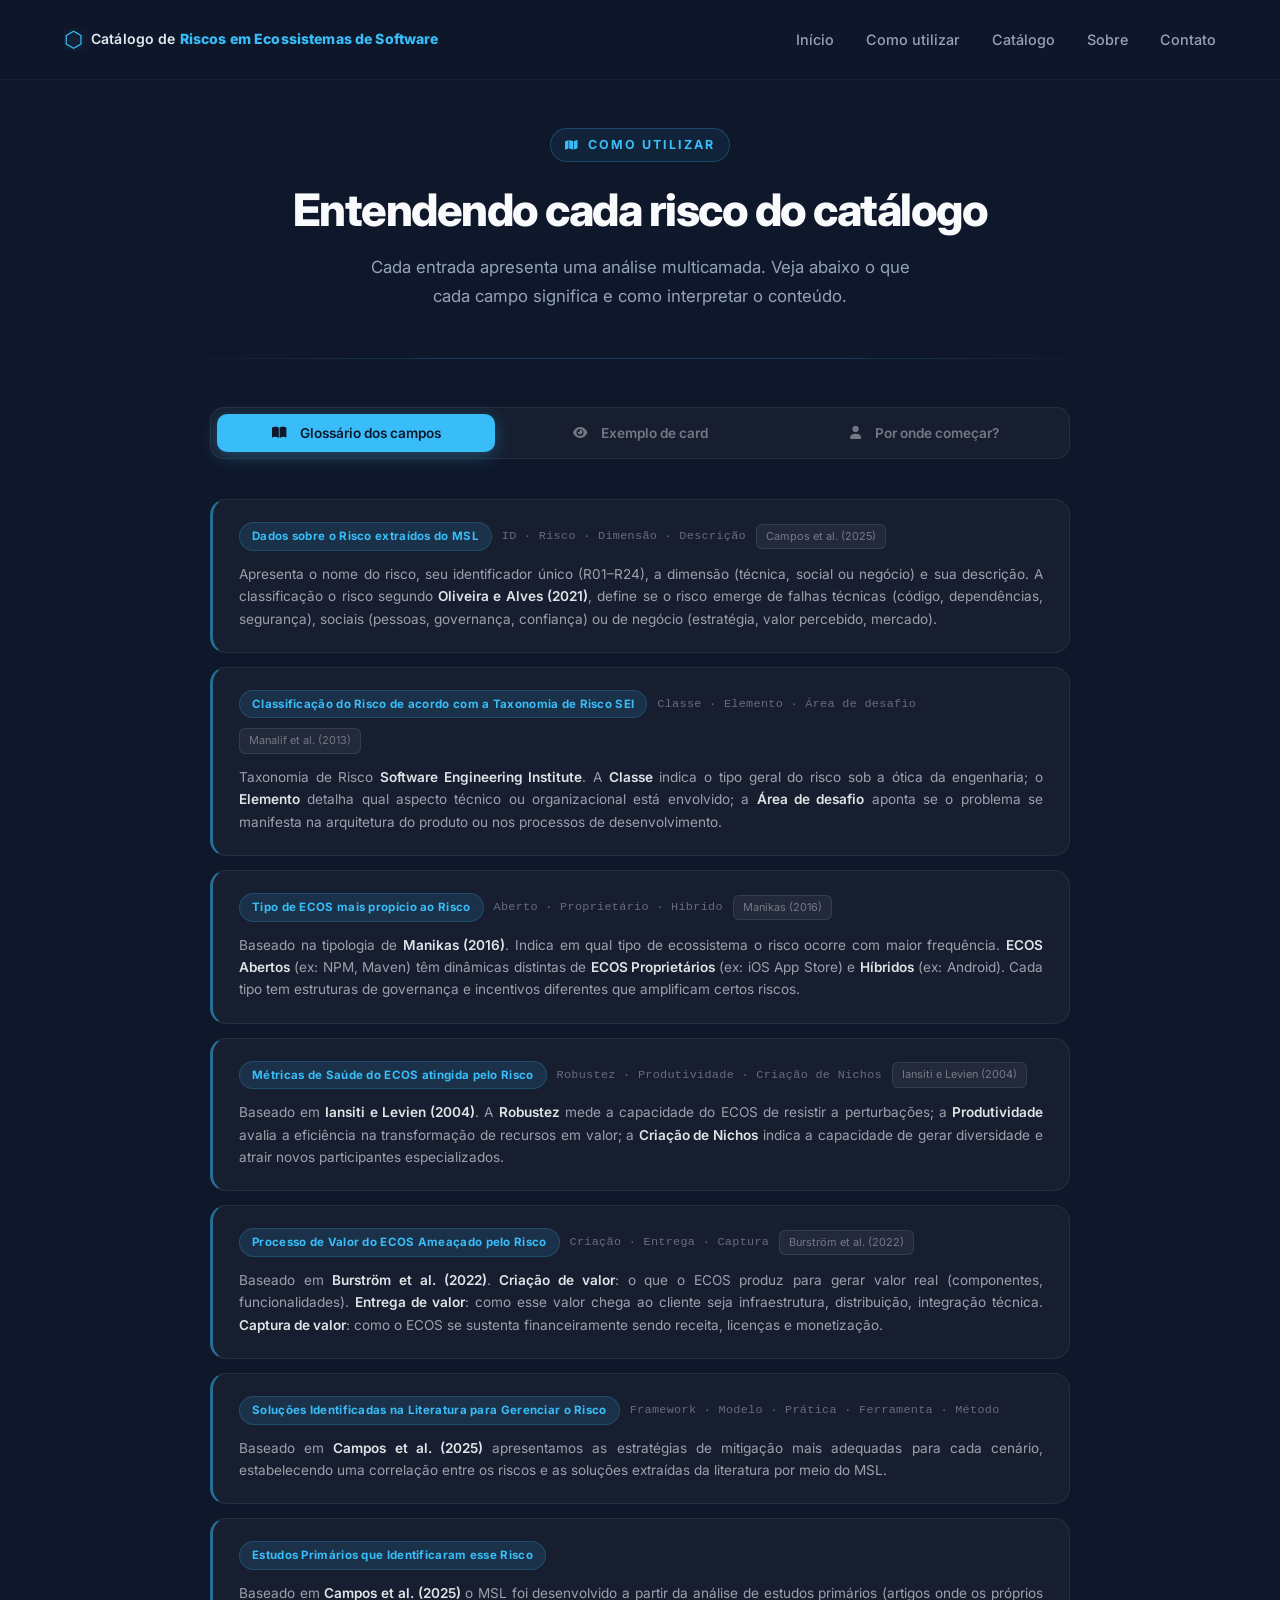
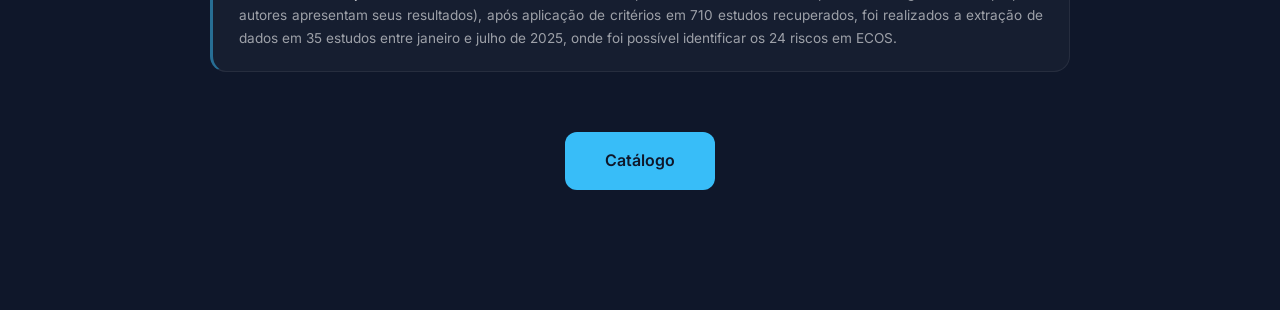
<file: comoutilizar.html>
<!DOCTYPE html>
<html lang="pt-br">
<head>
    <meta charset="UTF-8">
    <meta name="viewport" content="width=device-width, initial-scale=1.0">
    <title>Como Utilizar | Catálogo de Riscos ECOS</title>
        <link rel="icon" type="image/svg+xml" href="data:image/svg+xml,<svg xmlns='http://www.w3.org/2000/svg' viewBox='0 0 100 100'><polygon points='50,5 93,27.5 93,72.5 50,95 7,72.5 7,27.5' fill='none' stroke='%2338bdf8' stroke-width='10'/><polygon points='50,22 78,37.5 78,67.5 50,83 22,67.5 22,37.5' fill='%2338bdf8' opacity='0.2'/></svg>">
    <link rel="stylesheet" href="style.css">
    <link rel="stylesheet" href="https://fonts.googleapis.com/css2?family=Inter:wght@400;600;800&display=swap">
    <link rel="stylesheet" href="https://cdnjs.cloudflare.com/ajax/libs/font-awesome/6.0.0/css/all.min.css">
    <style>

        /* ═══════════════════════════════════════════
           COMO UTILIZAR — ENHANCED VISUAL DESIGN
        ═══════════════════════════════════════════ */

        /* ── Logo responsiva ── */
        .logo {
            display: flex !important;
            align-items: center;
            gap: 8px;
            flex-shrink: 1;
            min-width: 0;
        }
        .logo-icon {
            font-size: 1.4rem;
            color: #38bdf8;
            line-height: 1;
            filter: drop-shadow(0 0 6px rgba(56,189,248,0.55));
            flex-shrink: 0;
        }
        .logo-text {
            color: #e2e8f0;
            font-weight: 600;
            font-size: 0.88rem;
            letter-spacing: 0.01em;
            white-space: nowrap;
            overflow: hidden;
            text-overflow: ellipsis;
        }
        .logo-highlight { color: #38bdf8; font-weight: 800; }
        .logo-text-long  { display: inline; }
        .logo-text-short { display: none; }
        @media (max-width: 1024px) {
            .logo-text-long  { display: none; }
            .logo-text-short { display: inline; }
            .logo-text { font-size: 0.8rem; }
        }

        /* ── Page hero strip ── */
        .page-hero-strip {
            padding: 0 5% 0;
            max-width: 960px;
            margin: 0 auto;
            text-align: center;
        }

        .page-hero-strip .tag-small {
            color: #38bdf8;
            display: inline-flex;
            align-items: center;
            gap: 8px;
            font-size: 0.78rem;
            letter-spacing: 2px;
            font-weight: 700;
            text-transform: uppercase;
            padding: 6px 14px;
            border: 1px solid rgba(56,189,248,0.25);
            border-radius: 100px;
            background: rgba(56,189,248,0.07);
            margin-bottom: 24px;
        }

        .page-hero-strip h2 {
            font-size: clamp(2rem, 4vw, 2.8rem);
            font-weight: 800;
            letter-spacing: -1.5px;
            line-height: 1.1;
            color: #f8fafc;
            margin-bottom: 18px;
        }

        .page-hero-strip p {
            color: #94a3b8;
            font-size: 1.05rem;
            max-width: 560px;
            margin: 0 auto;
            line-height: 1.7;
        }

        /* ── Divider line ── */
        .section-divider {
            width: 100%;
            max-width: 960px;
            margin: 48px auto 0;
            height: 1px;
            background: linear-gradient(to right, transparent, rgba(56,189,248,0.2) 30%, rgba(56,189,248,0.2) 70%, transparent);
        }

        /* ── Tabs ── */
        .tabs-wrapper {
            max-width: 860px;
            margin: 0 auto;
        }

        .tab-nav {
            display: flex;
            gap: 6px;
            background: rgba(255,255,255,0.03);
            border: 1px solid rgba(255,255,255,0.07);
            border-radius: 14px;
            padding: 6px;
            margin-bottom: 40px;
        }

        .tab-btn {
            flex: 1;
            padding: 11px 18px;
            font-size: 0.85rem;
            font-weight: 600;
            background: transparent;
            border: none;
            border-radius: 10px;
            color: rgba(255,255,255,0.4);
            cursor: pointer;
            transition: color .22s, background .22s, box-shadow .22s;
            font-family: inherit;
            display: flex;
            align-items: center;
            justify-content: center;
            gap: 8px;
            white-space: nowrap;
        }
        .tab-btn i { font-size: 0.8rem; }
        .tab-btn:hover { color: rgba(255,255,255,0.7); background: rgba(255,255,255,0.04); }
        .tab-btn.active {
            color: #0f172a;
            background: #38bdf8;
            box-shadow: 0 4px 18px rgba(56,189,248,0.3);
        }
        .tab-btn.active i { color: #0f172a; }

        .tab-panel { display: none; }
        .tab-panel.active { display: block; }

        /* ─────────────────────────────────────────────
           CARD DEMO — RÉPLICA COMPLETA DO PAINEL LATERAL
        ───────────────────────────────────────────── */

        .card-demo-wrapper {
            background: #0b1120;
            border: 1px solid rgba(56,189,248,0.15);
            border-radius: 20px;
            overflow: hidden;
            box-shadow: 0 30px 80px rgba(0,0,0,0.5);
            margin-bottom: 24px;
        }

        /* CABEÇALHO (= .panel-header) */
        .demo-panel-header {
            padding: 28px 36px 24px;
            background: #0f172a;
            border-bottom: 1px solid rgba(255,255,255,0.06);
            position: relative;
            border-top: 4px solid #38bdf8;
        }

        .demo-panel-header-meta {
            display: flex;
            align-items: center;
            gap: 10px;
            margin-bottom: 12px;
        }

        .demo-id-tag {
            font-size: 0.78rem;
            font-weight: 800;
            color: #38bdf8;
            letter-spacing: 1px;
            font-family: monospace;
        }

        .demo-dim-tag {
            font-size: 0.68rem;
            font-weight: 700;
            text-transform: uppercase;
            letter-spacing: 1px;
            padding: 3px 10px;
            border-radius: 4px;
            background: rgba(56,189,248,0.12);
            color: #38bdf8;
            border: 1px solid rgba(56,189,248,0.25);
        }

        .demo-panel-header h2 {
            font-size: 1.35rem;
            font-weight: 800;
            color: #f8fafc;
            line-height: 1.25;
            letter-spacing: -0.5px;
            margin-bottom: 8px;
        }

        .demo-panel-desc {
            font-size: 0.88rem;
            color: #94a3b8;
            line-height: 1.65;
        }

        /* CORPO DO PAINEL (= .panel-body) */
        .demo-panel-body {
            padding: 20px 28px 28px;
            display: flex;
            flex-direction: column;
            gap: 14px;
        }

        /* CARDS INTERNOS (= .panel-card) */
        .demo-inner-card {
            background: #1e293b;
            border-radius: 14px;
            border: 1px solid rgba(255,255,255,0.05);
            padding: 20px 22px;
            transition: border-color 0.2s, box-shadow 0.2s;
            cursor: default;
        }
        .demo-inner-card:hover {
            border-color: rgba(56,189,248,0.35);
            box-shadow: 0 0 0 2px rgba(56,189,248,0.07);
        }

        /* CABEÇALHO DO PAINEL */
        .demo-panel-header {
            cursor: default;
        }

        /* TÍTULO DOS BLOCOS (= .panel-card-title) */
        .demo-card-title {
            font-size: 0.7rem;
            font-weight: 800;
            text-transform: uppercase;
            letter-spacing: 2px;
            color: #38bdf8;
            margin-bottom: 18px;
            display: flex;
            align-items: center;
            gap: 6px;
        }
        .demo-card-title.green  { color: #4ade80; }
        .demo-card-title.purple { color: #c084fc; }
        .demo-card-title.orange { color: #fb923c; }

        /* GRID 2 COLUNAS (= .panel-grid-2) */
        .demo-grid-2 {
            display: grid;
            grid-template-columns: 1fr 1fr;
            gap: 20px;
        }

        /* LABELS E VALORES (= .field-label / .field-value) */
        .demo-field-label {
            display: block;
            font-size: 0.65rem;
            color: #94a3b8;
            text-transform: uppercase;
            letter-spacing: 0.8px;
            margin-bottom: 6px;
        }
        .demo-field-value {
            display: block;
            font-size: 0.95rem;
            font-weight: 700;
            color: #f8fafc;
            line-height: 1.4;
        }
        .demo-field-value.accent { color: #38bdf8; }

        /* JUSTIFICATIVA (= .justification-box) */
        .demo-just-box {
            background: rgba(15,23,42,0.6);
            border-left: 3px solid rgba(56,189,248,0.4);
            border-radius: 0 8px 8px 0;
            padding: 14px 16px;
            margin-top: 16px;
        }
        .demo-just-box.green { border-left-color: rgba(74,222,128,0.4); }
        .demo-just-label {
            font-size: 0.62rem;
            text-transform: uppercase;
            letter-spacing: 1.2px;
            color: #94a3b8;
            margin-bottom: 8px;
            font-weight: 600;
        }
        .demo-just-box p {
            font-style: italic;
            color: #94a3b8;
            font-size: 0.85rem;
            line-height: 1.6;
            margin: 0;
        }

        /* SOLUÇÕES — flex, idêntico ao painel real */
        .demo-solutions-list { display: flex; flex-direction: column; gap: 10px; }
        .demo-solution-item {
            display: flex;
            align-items: flex-start;
            justify-content: space-between;
            gap: 12px;
            background: rgba(15,23,42,0.5);
            border: 1px solid rgba(255,255,255,0.06);
            border-radius: 10px;
            padding: 10px 14px;
            transition: background 0.2s, border-color 0.2s;
        }
        .demo-solution-item:hover {
            background: rgba(74,222,128,0.04);
            border-color: rgba(74,222,128,0.15);
        }
        .demo-solution-info {
            display: flex;
            flex-direction: column;
            gap: 4px;
            flex: 1;
            min-width: 0;
        }
        .demo-solution-name {
            font-size: 0.77rem;
            font-weight: 700;
            color: #38bdf8;
            letter-spacing: 0.2px;
        }
        .demo-solution-desc {
            font-size: 0.82rem;
            color: #94a3b8;
            line-height: 1.45;
        }

        /* ESTUDOS PRIMÁRIOS — flex, idêntico ao painel real */
        .demo-studies-list { display: flex; flex-direction: column; gap: 10px; }
        .demo-study-entry {
            display: flex;
            align-items: flex-start;
            justify-content: space-between;
            gap: 12px;
            padding: 10px 14px;
            background: rgba(255,255,255,0.03);
            border: 1px solid rgba(255,255,255,0.07);
            border-radius: 8px;
            transition: background 0.2s, border-color 0.2s;
        }
        .demo-study-entry:hover {
            background: rgba(56,189,248,0.05);
            border-color: rgba(56,189,248,0.18);
        }
        .demo-study-info {
            display: flex;
            flex-direction: column;
            gap: 4px;
            flex: 1;
            min-width: 0;
        }
        .demo-study-title {
            font-size: 0.79rem;
            color: #cbd5e1;
            line-height: 1.45;
        }

        /* BOTÃO COMPARTILHADO (visual, sem link real no demo) */
        .demo-btn-link {
            display: inline-flex;
            align-items: center;
            gap: 5px;
            flex-shrink: 0;
            padding: 5px 11px;
            font-size: 0.72rem;
            font-weight: 600;
            color: #94a3b8;
            background: rgba(255,255,255,0.04);
            border: 1px solid rgba(255,255,255,0.1);
            border-radius: 6px;
            white-space: nowrap;
            margin-top: 2px;
            cursor: default;
            font-family: inherit;
            user-select: none;
        }

        /* RODAPÉ DE NAVEGAÇÃO (= .panel-footer) */
        .demo-panel-footer {
            display: flex;
            align-items: center;
            justify-content: space-between;
            padding: 16px 28px;
            border-top: 1px solid rgba(255,255,255,0.06);
            background: #0f172a;
        }
        .demo-nav-btn {
            background: rgba(255,255,255,0.05);
            border: 1px solid rgba(255,255,255,0.08);
            color: #94a3b8;
            font-size: 0.85rem;
            font-weight: 600;
            padding: 9px 20px;
            border-radius: 8px;
            font-family: 'Inter', sans-serif;
            opacity: 0.4;
            cursor: default;
        }
        .demo-nav-btn.primary {
            background: #38bdf8;
            border-color: #38bdf8;
            color: #0f172a;
            font-weight: 700;
            opacity: 1;
        }
        .demo-nav-count {
            font-size: 0.82rem;
            color: #94a3b8;
            font-weight: 500;
        }

        /* ── Sublinhados indicativos de hover nos elementos menores ── */
        .demo-hoverable {
            cursor: default;
        }
        .demo-hoverable-white {
            cursor: default;
        }

        /* ── Seta de clique discreta em cada bloco ── */
        .demo-inner-card,
        .demo-panel-header {
            position: relative;
        }

        .hint-arrow-btn {
            position: absolute;
            top: 14px;
            right: 14px;
            width: 28px;
            height: 28px;
            border-radius: 50%;
            background: rgba(56,189,248,0.10);
            border: 1px solid rgba(56,189,248,0.22);
            color: #38bdf8;
            display: flex;
            align-items: center;
            justify-content: center;
            cursor: pointer;
            transition: background 0.18s, border-color 0.18s, transform 0.18s;
            flex-shrink: 0;
            z-index: 2;
            font-size: 0.75rem;
            line-height: 1;
            user-select: none;
            -webkit-tap-highlight-color: transparent;
        }
        .hint-arrow-btn:hover {
            background: rgba(56,189,248,0.22);
            border-color: rgba(56,189,248,0.5);
            transform: scale(1.1);
        }
        .hint-arrow-btn:active {
            transform: scale(0.95);
        }
        /* Arrow icon via SVG inline */
        .hint-arrow-btn svg {
            pointer-events: none;
        }

        /* ─────────────────────────────────────────────
           MODAL DE HINT — estilo idêntico ao catálogo
        ───────────────────────────────────────────── */

        /* Overlay com backdrop blur */
        .hint-modal-overlay {
            display: none;
            position: fixed;
            inset: 0;
            z-index: 4000;
            background: rgba(5, 12, 30, 0.65);
            backdrop-filter: blur(6px);
            -webkit-backdrop-filter: blur(6px);
            align-items: center;
            justify-content: center;
            padding: 24px 16px;
        }
        .hint-modal-overlay.visible {
            display: flex;
            animation: hintOverlayIn 0.18s ease;
        }
        @keyframes hintOverlayIn {
            from { opacity: 0; }
            to   { opacity: 1; }
        }

        /* Card do modal */
        .hint-modal-card {
            background: #1a2540;
            border: 1px solid rgba(56,189,248,0.22);
            border-radius: 18px;
            padding: 28px 28px 24px;
            max-width: 480px;
            width: 100%;
            position: relative;
            box-shadow: 0 24px 80px rgba(0,0,0,0.6);
            animation: hintCardIn 0.22s cubic-bezier(0.34,1.3,0.64,1);
        }
        @keyframes hintCardIn {
            from { opacity: 0; transform: scale(0.93) translateY(10px); }
            to   { opacity: 1; transform: scale(1) translateY(0); }
        }

        /* Cabeçalho do modal */
        .hint-modal-header {
            display: flex;
            align-items: center;
            gap: 12px;
            margin-bottom: 18px;
        }
        .hint-modal-icon {
            width: 34px;
            height: 34px;
            border-radius: 50%;
            background: rgba(56,189,248,0.12);
            border: 1px solid rgba(56,189,248,0.28);
            display: flex;
            align-items: center;
            justify-content: center;
            flex-shrink: 0;
            color: #38bdf8;
        }
        .hint-modal-title {
            font-size: 0.72rem;
            font-weight: 800;
            text-transform: uppercase;
            letter-spacing: 1.8px;
            color: #38bdf8;
            flex: 1;
        }
        .hint-modal-close {
            width: 28px;
            height: 28px;
            border-radius: 50%;
            background: rgba(255,255,255,0.07);
            border: 1px solid rgba(255,255,255,0.12);
            color: rgba(255,255,255,0.55);
            display: flex;
            align-items: center;
            justify-content: center;
            cursor: pointer;
            font-size: 0.9rem;
            font-weight: 700;
            transition: background 0.15s, color 0.15s;
            flex-shrink: 0;
            line-height: 1;
            font-family: inherit;
        }
        .hint-modal-close:hover {
            background: rgba(255,255,255,0.13);
            color: #fff;
        }

        /* Corpo do modal */
        .hint-modal-body {
            font-size: 0.9rem;
            color: rgba(255,255,255,0.72);
            line-height: 1.7;
            margin: 0 0 14px;
        }

        /* Fonte / referência */
        .hint-modal-source {
            font-size: 0.7rem;
            color: rgba(255,255,255,0.35);
            font-style: italic;
            border-top: 1px solid rgba(255,255,255,0.06);
            padding-top: 10px;
            margin-top: 4px;
            line-height: 1.5;
        }
        .hint-modal-source:empty { display: none; }

        /* ─────────────────────────────────────────────
           TOOLTIP FLUTUANTE (não usado — oculto)
        ───────────────────────────────────────────── */
        .hint-tooltip { display: none; }

        /* ─────────────────────────────────────────────
           HINT BOX ESTÁTICO (abaixo do card)
        ───────────────────────────────────────────── */
        .hint-box {
            background: rgba(56,189,248,0.07);
            border: 1px solid rgba(56,189,248,0.2);
            border-left: 3px solid #38bdf8;
            border-radius: 0 10px 10px 0;
            padding: 14px 18px;
            min-height: 72px;
            display: flex;
            gap: 12px;
            align-items: flex-start;
            transition: all .2s;
        }
        .hint-icon { font-size: 1.1rem; margin-top: 2px; flex-shrink: 0; }
        .hint-label {
            font-size: 0.72rem;
            font-weight: 600;
            text-transform: uppercase;
            letter-spacing: .07em;
            color: #38bdf8;
            margin: 0 0 4px;
        }
        .hint-text {
            font-size: 0.85rem;
            color: rgba(255,255,255,0.65);
            margin: 0;
            line-height: 1.55;
        }

        /* ── Animations ── */
        @keyframes fadeSlideUp {
            from { opacity: 0; transform: translateY(16px); }
            to   { opacity: 1; transform: translateY(0); }
        }

        .tab-panel.active {
            display: block;
            animation: fadeSlideUp 0.3s ease;
        }

        /* ── Hover legend ── */
        .hover-legend,
        .hover-legend-touch {
            display: flex;
            align-items: center;
            gap: 10px;
            font-size: 0.8rem;
            color: rgba(255,255,255,0.4);
            justify-content: center;
            margin-bottom: 20px;
            background: rgba(56,189,248,0.05);
            border: 1px solid rgba(56,189,248,0.12);
            border-radius: 100px;
            padding: 8px 20px;
            width: fit-content;
            margin-left: auto;
            margin-right: auto;
        }
        .hover-legend-dot {
            width: 7px; height: 7px;
            background: #38bdf8;
            border-radius: 50%;
            flex-shrink: 0;
            animation: pulse-dot 2s infinite;
        }
        @keyframes pulse-dot {
            0%, 100% { opacity: 1; transform: scale(1); box-shadow: 0 0 0 0 rgba(56,189,248,0.4); }
            50%       { opacity: 0.6; transform: scale(0.8); box-shadow: 0 0 0 4px rgba(56,189,248,0); }
        }

        /* A versão touch fica oculta — usamos apenas uma legenda universal */
        .hover-legend-touch { display: none !important; }

        /* ── Glossário ── */
        .glossary-grid { display: grid; gap: 14px; }

        .gloss-card {
            background: rgba(255,255,255,0.03);
            border: 1px solid rgba(255,255,255,0.07);
            border-radius: 16px;
            padding: 22px 26px;
            position: relative;
            overflow: hidden;
            transition: border-color .2s, background .2s, transform .2s;
        }
        .gloss-card::before {
            content: '';
            position: absolute;
            inset: 0;
            border-radius: inherit;
            opacity: 0;
            transition: opacity .2s;
        }
        .gloss-card:hover {
            border-color: rgba(255,255,255,0.14);
            background: rgba(255,255,255,0.05);
            transform: translateY(-2px);
        }

        /* Left accent bar per card */
        .gloss-card.accent-blue  { border-left: 3px solid rgba(56,189,248,0.5); }
        .gloss-card.accent-green { border-left: 3px solid rgba(74,222,128,0.5); }
        .gloss-card.accent-amber { border-left: 3px solid rgba(251,191,36,0.5); }
        .gloss-card.accent-teal  { border-left: 3px solid rgba(45,212,191,0.5); }
        .gloss-card.accent-coral { border-left: 3px solid rgba(251,113,133,0.5); }

        .gloss-header {
            display: flex;
            align-items: center;
            gap: 10px;
            margin-bottom: 12px;
            flex-wrap: wrap;
        }
        .gloss-badge {
            font-size: 0.72rem;
            font-weight: 700;
            padding: 4px 12px;
            border-radius: 100px;
            letter-spacing: 0.3px;
        }
        .gloss-badge.blue   { background: rgba(56,189,248,0.12);  color: #38bdf8;  border: 1px solid rgba(56,189,248,0.2); }
        .gloss-badge.green  { background: rgba(74,222,128,0.12);  color: #4ade80;  border: 1px solid rgba(74,222,128,0.2); }
        .gloss-badge.amber  { background: rgba(251,191,36,0.12);  color: #fbbf24;  border: 1px solid rgba(251,191,36,0.2); }
        .gloss-badge.teal   { background: rgba(45,212,191,0.12);  color: #2dd4bf;  border: 1px solid rgba(45,212,191,0.2); }
        .gloss-badge.purple { background: rgba(167,139,250,0.12); color: #a78bfa;  border: 1px solid rgba(167,139,250,0.2); }
        .gloss-badge.coral  { background: rgba(251,113,133,0.12); color: #fb7185;  border: 1px solid rgba(251,113,133,0.2); }
        .gloss-sub {
            font-size: 0.74rem;
            color: rgba(255,255,255,0.35);
            font-family: monospace;
            letter-spacing: 0.3px;
        }
        .gloss-text { font-size: 0.85rem; color: rgba(255,255,255,0.58); margin: 0; line-height: 1.65; }
        .gloss-text strong { color: rgba(255,255,255,0.88); font-weight: 600; }
        .ref-tag {
            display: inline-flex;
            align-items: center;
            font-size: 0.68rem;
            padding: 3px 9px;
            border-radius: 6px;
            background: rgba(255,255,255,0.05);
            color: rgba(255,255,255,0.38);
            border: 1px solid rgba(255,255,255,0.09);
        }

        /* ── Perfis ── */
        .profile-hint {
            font-size: 0.88rem;
            color: rgba(255,255,255,0.45);
            margin-bottom: 28px;
            text-align: center;
            display: flex;
            align-items: center;
            justify-content: center;
            gap: 8px;
        }
        .profile-hint::before, .profile-hint::after {
            content: '';
            flex: 1;
            height: 1px;
            background: rgba(255,255,255,0.07);
            max-width: 80px;
        }

        .profiles-grid { display: grid; gap: 14px; }

        .profile-card {
            background: rgba(255,255,255,0.03);
            border: 1px solid rgba(255,255,255,0.07);
            border-radius: 16px;
            padding: 22px 26px;
            display: flex;
            justify-content: space-between;
            align-items: center;
            gap: 20px;
            text-decoration: none;
            transition: border-color .22s, background .22s, transform .22s, box-shadow .22s;
            cursor: pointer;
            position: relative;
            overflow: hidden;
        }
        .profile-card::after {
            content: '';
            position: absolute;
            left: 0; top: 0; bottom: 0;
            width: 3px;
            border-radius: 0 2px 2px 0;
            background: #38bdf8;
            opacity: 0;
            transition: opacity .22s;
        }
        .profile-card:hover {
            border-color: rgba(56,189,248,0.3);
            background: rgba(56,189,248,0.04);
            transform: translateX(4px);
            box-shadow: 0 4px 20px rgba(0,0,0,0.2);
        }
        .profile-card:hover::after { opacity: 1; }

        /* Hover colors per profile matching catalog palette */
        .profile-card--tecnico:hover  { border-color: rgba(56,189,248,0.3);  background: rgba(56,189,248,0.04); }
        .profile-card--tecnico::after { background: #38bdf8; }

        .profile-card--social:hover   { border-color: rgba(251,191,36,0.3);  background: rgba(251,191,36,0.04); }
        .profile-card--social::after  { background: #fbbf24; }

        .profile-card--negocio:hover  { border-color: rgba(74,222,128,0.3);  background: rgba(74,222,128,0.04); }
        .profile-card--negocio::after { background: #4ade80; }

        .profile-card--todos:hover    { border-color: rgba(167,139,250,0.3); background: rgba(167,139,250,0.04); }
        .profile-card--todos::after   { background: #a78bfa; }

        .profile-title { font-size: 0.95rem; font-weight: 700; color: #f8fafc; margin: 0 0 5px; }
        .profile-sub { font-size: 0.8rem; color: rgba(255,255,255,0.42); margin: 0; line-height: 1.5; }
        .profile-tag {
            font-size: 0.72rem;
            font-weight: 700;
            padding: 6px 14px;
            border-radius: 100px;
            white-space: nowrap;
            flex-shrink: 0;
            letter-spacing: 0.3px;
        }
        .profile-tag.blue   { background: rgba(56,189,248,0.12);  color: #38bdf8;  border: 1px solid rgba(56,189,248,0.2); }
        .profile-tag.green  { background: rgba(74,222,128,0.12);  color: #4ade80;  border: 1px solid rgba(74,222,128,0.2); }
        .profile-tag.amber  { background: rgba(251,191,36,0.12);  color: #fbbf24;  border: 1px solid rgba(251,191,36,0.2); }
        .profile-tag.purple { background: rgba(167,139,250,0.12); color: #a78bfa;  border: 1px solid rgba(167,139,250,0.2); }

        .cta-area {
            text-align: center;
            margin-top: 60px;
            padding: 48px 32px;
            background: rgba(56,189,248,0.04);
            border: 1px solid rgba(56,189,248,0.12);
            border-radius: 20px;
            position: relative;
            overflow: hidden;
        }
        .cta-area::before {
            content: '';
            position: absolute;
            top: -60px; left: 50%;
            transform: translateX(-50%);
            width: 300px; height: 180px;
            background: radial-gradient(circle, rgba(56,189,248,0.08) 0%, transparent 70%);
            pointer-events: none;
        }
        .cta-area p {
            color: rgba(255,255,255,0.45);
            font-size: 0.88rem;
            margin-top: 14px;
        }

        .tag-small {
            display: inline-flex;
            align-items: center;
            gap: 6px;
            font-size: 0.75rem;
            font-weight: 700;
            letter-spacing: 2px;
            text-transform: uppercase;
            margin-bottom: 20px;
        }

        .methodology-section { padding: calc(var(--nav-height, 80px) + 48px) 5% 120px; }
        .container { max-width: 960px; margin: 0 auto; }

        /* Anula o padding: 120px 5% do main global do style.css */
        main { padding: 0 !important; }

        /* ═══════════════════════════════════════════
           RESPONSIVIDADE — COMO UTILIZAR
        ═══════════════════════════════════════════ */

        /* ── Tablet (≤900px) ── */
        @media (max-width: 900px) {
            .methodology-section { padding: calc(var(--nav-height, 80px) + 32px) 5% 80px; }
            .page-hero-strip h2 { font-size: clamp(1.7rem, 5vw, 2.4rem); }
        }

        /* ── Painel de hint touch (substitui o tooltip em touch) ── */
        /* JS adiciona .touch-device ao body quando detecta dispositivo touch */
        .mobile-hint-panel {
            display: block;
            position: fixed;
            bottom: 0;
            left: 0;
            right: 0;
            z-index: 3000;
            background: #0f172a;
            border-top: 1px solid rgba(56,189,248,0.25);
            border-radius: 16px 16px 0 0;
            padding: 16px 20px 24px;
            transform: translateY(110%);
            transition: transform 0.28s cubic-bezier(0.34, 1.2, 0.64, 1);
            box-shadow: 0 -8px 40px rgba(0,0,0,0.5);
            max-height: 55vh;
            overflow-y: auto;
            pointer-events: none;
        }
        .mobile-hint-panel.visible {
            transform: translateY(0);
            pointer-events: auto;
        }
        .mobile-hint-panel-handle {
            width: 36px;
            height: 4px;
            background: rgba(255,255,255,0.15);
            border-radius: 2px;
            margin: 0 auto 14px;
        }
        .mobile-hint-panel-label {
            font-size: 0.65rem;
            font-weight: 800;
            text-transform: uppercase;
            letter-spacing: 1.5px;
            color: #38bdf8;
            margin-bottom: 8px;
        }
        .mobile-hint-panel-text {
            font-size: 0.9rem;
            color: rgba(255,255,255,0.72);
            line-height: 1.6;
            margin: 0;
        }
        .mobile-hint-overlay {
            display: block;
            position: fixed;
            inset: 0;
            z-index: 2999;
            background: rgba(0,0,0,0.35);
            opacity: 0;
            pointer-events: none;
            transition: opacity 0.22s;
        }
        .mobile-hint-overlay.visible {
            opacity: 1;
            pointer-events: auto;
        }
        /* Indicação visual de toque (apenas em touch) */
        body.touch-device .demo-inner-card {
            cursor: pointer;
            position: relative;
        }
        body.touch-device .hint-tooltip { display: none !important; }
        body.touch-device .demo-hoverable,
        body.touch-device .demo-hoverable-white { border-bottom: none; cursor: default; }

        body.touch-device .demo-panel-header { cursor: pointer; }

        @media (max-width: 768px) {
            .methodology-section { padding: calc(var(--nav-height, 64px) + 24px) 4% 60px; }

            /* Tooltip flutuante — oculto em mobile pequeno */
            .hint-tooltip { display: none !important; }

            /* Tab nav — wrap para 2 colunas */
            .tab-nav { flex-wrap: wrap; }
            .tab-btn { flex: 1 1 calc(50% - 6px); font-size: 0.8rem; padding: 10px 10px; white-space: normal; text-align: center; }

            .demo-panel-header { padding: 20px 18px 18px; }
            .demo-panel-header h2 { font-size: 1.1rem; }
            .demo-panel-desc { font-size: 0.83rem; }

            /* Corpo do card demo */
            .demo-panel-body { padding: 14px 16px 20px; gap: 10px; }
            .demo-inner-card { padding: 14px 16px; }

            /* Grid 2 colunas → 1 coluna */
            .demo-grid-2 { grid-template-columns: 1fr; gap: 12px; }

            /* Rodapé nav do card demo */
            .demo-panel-footer { padding: 12px 16px; flex-wrap: wrap; gap: 8px; }
            .demo-nav-btn { padding: 8px 12px; font-size: 0.8rem; cursor: pointer; }

            /* Glossário */
            .gloss-card { padding: 16px 18px; }

            /* Perfis */
            .profile-card { flex-direction: column; align-items: flex-start; gap: 10px; padding: 18px 20px; }
            .profile-tag { align-self: flex-end; }

            /* Hint box estático — mais compacto */
            .hint-box { min-height: auto; padding: 12px 14px; }
        }

        /* ── Mobile pequeno (≤480px) ── */
        @media (max-width: 480px) {
            .methodology-section { padding: calc(var(--nav-height, 64px) + 16px) 4% 48px; }
            .page-hero-strip h2 { font-size: clamp(1.5rem, 7vw, 1.9rem); letter-spacing: -0.5px; }
            .page-hero-strip p { font-size: 0.95rem; }

            .tab-btn { flex: 1 1 100%; }
            .tab-btn i { display: none; }

            .demo-panel-header { padding: 16px 14px; }
            .demo-panel-header h2 { font-size: 1rem; }
            .demo-panel-body { padding: 12px 12px 16px; }
            .demo-panel-footer { padding: 10px 12px; flex-direction: column; align-items: stretch; }
            .demo-nav-btn { text-align: center; }
            .demo-nav-count { text-align: center; }

            .gloss-card { padding: 14px 16px; }
            .gloss-header { flex-wrap: wrap; gap: 6px; }

            .profile-card { padding: 14px 16px; }
        }
    </style>
</head>
<body>

    <header class="navbar">
        <nav class="nav-container">
            <div class="logo">
                <span class="logo-icon">⬡</span>
                <span class="logo-text">Catálogo de <span class="logo-highlight logo-text-long">Riscos em Ecossistemas de Software</span><span class="logo-highlight logo-text-short">Riscos em ECOS</span></span>
            </div>
            <ul class="nav-links" id="navLinks">
                <li><a href="index.html" onclick="closeMenu()">Início</a></li>
                <li><a href="comoutilizar.html" onclick="closeMenu()">Como utilizar</a></li>
                <li><a href="index.html#catalogo" onclick="closeMenu()">Catálogo</a></li>
                <li><a href="sobre.html" onclick="closeMenu()">Sobre</a></li>
                <li><a href="index.html#contato" onclick="closeMenu()">Contato</a></li>
            </ul>
            <button class="hamburger" id="hamburger" aria-label="Menu" onclick="toggleMenu()">
                <span></span><span></span><span></span>
            </button>
        </nav>
    </header>

    <main>
        <section class="methodology-section">
            <div class="container">

                <header class="page-hero-strip">
                    <span class="tag-small" style="color: #38bdf8;">
                        <i class="fas fa-map" style="font-size:0.7rem;"></i>
                        COMO UTILIZAR
                    </span>
                    <h2>Entendendo cada risco do catálogo</h2>
                    <p>Cada entrada apresenta uma análise multicamada. Veja abaixo o que cada campo significa e como interpretar o conteúdo.</p>
                </header>

                <div class="section-divider"></div>

                <div style="height: 48px;"></div>

                <div class="tabs-wrapper">

                    <!-- NAV TABS -->
                    <div class="tab-nav">
                        <button class="tab-btn active" onclick="showTab('glossario', this)">
                            <i class="fas fa-book-open" style="margin-right:6px;"></i>Glossário dos campos
                        </button>
                        <button class="tab-btn" onclick="showTab('card', this)">
                            <i class="fas fa-eye" style="margin-right:6px;"></i>Exemplo de card
                        </button>
                        <button class="tab-btn" onclick="showTab('perfis', this)">
                            <i class="fas fa-user" style="margin-right:6px;"></i>Por onde começar?
                        </button>
                    </div>

                    <!-- TAB 1: CARD EXEMPLO -->
                    <div class="tab-panel" id="panel-card">

                        <div class="hover-legend">
                            <span class="hover-legend-dot"></span>
                            Clique no ícone <strong style="color:#38bdf8;font-weight:700;">?</strong> presente em cada seção para visualizar a explicação
                        </div>

                        <!-- ══════════════════════════════════════
                             RÉPLICA COMPLETA DO PAINEL LATERAL
                        ═══════════════════════════════════════ -->
                        <div class="card-demo-wrapper">

                            <!-- CABEÇALHO -->
                            <div class="demo-panel-header"
                                 data-hint="header">
                                <button class="hint-arrow-btn" aria-label="Ver explicação do cabeçalho" onclick="toggleHint('header', this)">
                                    <svg width="13" height="13" viewBox="0 0 24 24" fill="none" stroke="currentColor" stroke-width="2.5" stroke-linecap="round" stroke-linejoin="round"><circle cx="12" cy="12" r="10"/><line x1="12" y1="8" x2="12" y2="12"/><line x1="12" y1="16" x2="12.01" y2="16"/></svg>
                                </button>
                                <div class="demo-panel-header-meta">
                                    <span class="demo-id-tag"
                                          data-hint="id">R01</span>
                                    <span class="demo-dim-tag"
                                          data-hint="dim">Técnico</span>
                                </div>
                                <h2 class="demo-hoverable-white"
                                    data-hint="title">
                                    Comprometimento da cadeia de suprimentos de software
                                </h2>
                                <p class="demo-panel-desc demo-hoverable-white"
                                   data-hint="desc">
                                    A cadeia de suprimentos torna-se um vetor crítico para ameaças de cibersegurança, incluindo a injeção de código malicioso durante o desenvolvimento e distribuição de artefatos. Falhas em dependências upstream podem comprometer todo o ECOS (e.g., Heartbleed, Apache Struts).
                                </p>
                            </div>

                            <!-- CORPO DO PAINEL -->
                            <div class="demo-panel-body">

                                <!-- BLOCO 1: Análise SEI -->
                                <div class="demo-inner-card"
                                     data-hint="sei">
                                    <button class="hint-arrow-btn" aria-label="Ver explicação da Taxonomia SEI" onclick="toggleHint('sei', this)">
                                        <svg width="13" height="13" viewBox="0 0 24 24" fill="none" stroke="currentColor" stroke-width="2.5" stroke-linecap="round" stroke-linejoin="round"><circle cx="12" cy="12" r="10"/><line x1="12" y1="8" x2="12" y2="12"/><line x1="12" y1="16" x2="12.01" y2="16"/></svg>
                                    </button>
                                    <div class="demo-card-title">
                                        <span>Classificação do Risco de acordo com a Taxonomia de Risco SEI
                                    </div>
                                    <div class="demo-grid-2">
                                        <div>
                                            <span class="demo-field-label">Classe do Risco</span>
                                            <span class="demo-field-value">Risco de Engenharia de Produto</span>
                                        </div>
                                        <div>
                                            <span class="demo-field-label">Elemento do Risco</span>
                                            <span class="demo-field-value">Especialidades em engenharia</span>
                                        </div>
                                    </div>
                                    <div style="margin-top:16px;">
                                        <span class="demo-field-label">Área de Desafio</span>
                                        <span class="demo-field-value">Segurança (arquitetura)</span>
                                    </div>
                                </div>

                                <!-- BLOCO 2a: ECOS mais propício -->
                                <div class="demo-inner-card"
                                     data-hint="ecos">
                                    <button class="hint-arrow-btn" aria-label="Ver explicação do ECOS mais propício" onclick="toggleHint('ecos', this)">
                                        <svg width="13" height="13" viewBox="0 0 24 24" fill="none" stroke="currentColor" stroke-width="2.5" stroke-linecap="round" stroke-linejoin="round"><circle cx="12" cy="12" r="10"/><line x1="12" y1="8" x2="12" y2="12"/><line x1="12" y1="16" x2="12.01" y2="16"/></svg>
                                    </button>
                                    <div class="demo-card-title">
                                        <span>Tipo de ECOS mais propício ao Risco
                                    </div>
                                    <span class="demo-field-label"></span>
                                    <span class="demo-field-value">Híbrido / Aberto</span>
                                    <div class="demo-just-box" style="margin-top:14px;">
                                        <div class="demo-just-label">Por que este ecossistema?</div>
                                        <p>A interconexão e o uso massivo de bibliotecas de terceiros nesses ecossistemas criam vetores críticos para a injeção de código malicioso durante o desenvolvimento e distribuição. Essa dependência estrutural permite que falhas upstream comprometam toda a rede integrada.</p>
                                    </div>
                                </div>

                                <!-- BLOCO 2b: Métrica de Saúde -->
                                <div class="demo-inner-card"
                                     data-hint="metrica">
                                    <button class="hint-arrow-btn" aria-label="Ver explicação da Métrica de Saúde" onclick="toggleHint('metrica', this)">
                                        <svg width="13" height="13" viewBox="0 0 24 24" fill="none" stroke="currentColor" stroke-width="2.5" stroke-linecap="round" stroke-linejoin="round"><circle cx="12" cy="12" r="10"/><line x1="12" y1="8" x2="12" y2="12"/><line x1="12" y1="16" x2="12.01" y2="16"/></svg>
                                    </button>
                                    <div class="demo-card-title">
                                        <span>Métricas de Saúde do ECOS atingida pelo Risco
                                    </div>
                                    <span class="demo-field-label"></span>
                                    <span class="demo-field-value">Robustez</span>
                                    <div class="demo-just-box" style="margin-top:14px;">
                                        <div class="demo-just-label">Por que esta métrica?</div>
                                        <p>A robustez, conforme proposta por Iansiti e Levien (2004), mede a capacidade do ecossistema de sobreviver a perturbações. O comprometimento da cadeia de suprimentos representa uma ameaça direta à sobrevivência do ECOS, pois falhas introduzidas em componentes centrais podem propagar-se de forma sistêmica e comprometer a continuidade do ecossistema como um todo.</p>
                                    </div>
                                </div>

                                <!-- BLOCO 2c: Processo de Valor -->
                                <div class="demo-inner-card"
                                     data-hint="processo">
                                    <button class="hint-arrow-btn" aria-label="Ver explicação do Processo de Valor" onclick="toggleHint('processo', this)">
                                        <svg width="13" height="13" viewBox="0 0 24 24" fill="none" stroke="currentColor" stroke-width="2.5" stroke-linecap="round" stroke-linejoin="round"><circle cx="12" cy="12" r="10"/><line x1="12" y1="8" x2="12" y2="12"/><line x1="12" y1="16" x2="12.01" y2="16"/></svg>
                                    </button>
                                    <div class="demo-card-title">
                                        <span>Processo de Valor do ECOS Ameaçado pelo Risco
                                    </div>
                                    <span class="demo-field-label"></span>
                                    <span class="demo-field-value">Criação e entrega de valor</span>
                                    <div class="demo-just-box" style="margin-top:14px;">
                                        <div class="demo-just-label">Por que este processo?</div>
                                        <p>Segundo Burström et al. (2022), a criação e entrega de valor correspondem ao processo pelo qual o ecossistema produz e disponibiliza soluções de software para seus participantes. O comprometimento da cadeia de suprimentos afeta diretamente esse processo, pois introduz falhas e artefatos maliciosos nos próprios produtos entregues, inviabilizando a confiança nas entregas do ecossistema.</p>
                                    </div>
                                </div>

                                <!-- BLOCO 3: Soluções -->
                                <div class="demo-inner-card"
                                     data-hint="solucoes">
                                    <button class="hint-arrow-btn" aria-label="Ver explicação das Soluções" onclick="toggleHint('solucoes', this)">
                                        <svg width="13" height="13" viewBox="0 0 24 24" fill="none" stroke="currentColor" stroke-width="2.5" stroke-linecap="round" stroke-linejoin="round"><circle cx="12" cy="12" r="10"/><line x1="12" y1="8" x2="12" y2="12"/><line x1="12" y1="16" x2="12.01" y2="16"/></svg>
                                    </button>
                                    <div class="demo-card-title">
                                        <span>Soluções Identificadas na Literatura para Gerenciar o Risco
                                    </div>
                                    <div class="demo-solutions-list">
                                        <div class="demo-solution-item">
                                            <div class="demo-solution-info">
                                                <span class="demo-solution-name">Framework HIN e Metapath2Vec para classificação de pacotes</span>
                                                <span class="demo-solution-desc">Reduz a exposição a bibliotecas maliciosas, fortalecendo a cadeia de suprimentos.</span>
                                            </div>
                                            <span class="demo-btn-link"><svg width="12" height="12" viewBox="0 0 24 24" fill="none" stroke="currentColor" stroke-width="2.2" stroke-linecap="round" stroke-linejoin="round"><path d="M18 13v6a2 2 0 0 1-2 2H5a2 2 0 0 1-2-2V8a2 2 0 0 1 2-2h6"/><polyline points="15 3 21 3 21 9"/><line x1="10" y1="14" x2="21" y2="3"/></svg> Acessar estudo</span>
                                        </div>
                                        <div class="demo-solution-item">
                                            <div class="demo-solution-info">
                                                <span class="demo-solution-name">Framework distribuído TrustSECO para registrar e calcular fatos de confiança</span>
                                                <span class="demo-solution-desc">Registra e calcula fatos de confiança, apoiando a detecção de vulnerabilidades.</span>
                                            </div>
                                            <span class="demo-btn-link"><svg width="12" height="12" viewBox="0 0 24 24" fill="none" stroke="currentColor" stroke-width="2.2" stroke-linecap="round" stroke-linejoin="round"><path d="M18 13v6a2 2 0 0 1-2 2H5a2 2 0 0 1-2-2V8a2 2 0 0 1 2-2h6"/><polyline points="15 3 21 3 21 9"/><line x1="10" y1="14" x2="21" y2="3"/></svg> Acessar estudo</span>
                                        </div>
                                        <div class="demo-solution-item">
                                            <div class="demo-solution-info">
                                                <span class="demo-solution-name">Método de gerenciamento da confiabilidade da cadeia de suprimentos de software</span>
                                                <span class="demo-solution-desc">Utiliza grafos de conhecimento para identificar vulnerabilidades e calcular escores de confiabilidade na cadeia.</span>
                                            </div>
                                            <span class="demo-btn-link"><svg width="12" height="12" viewBox="0 0 24 24" fill="none" stroke="currentColor" stroke-width="2.2" stroke-linecap="round" stroke-linejoin="round"><path d="M18 13v6a2 2 0 0 1-2 2H5a2 2 0 0 1-2-2V8a2 2 0 0 1 2-2h6"/><polyline points="15 3 21 3 21 9"/><line x1="10" y1="14" x2="21" y2="3"/></svg> Acessar estudo</span>
                                        </div>
                                    </div>
                                </div>

                                <!-- BLOCO 4: Estudos Primários -->
                                <div class="demo-inner-card"
                                     data-hint="estudos">
                                    <button class="hint-arrow-btn" aria-label="Ver explicação dos Estudos Primários" onclick="toggleHint('estudos', this)">
                                        <svg width="13" height="13" viewBox="0 0 24 24" fill="none" stroke="currentColor" stroke-width="2.5" stroke-linecap="round" stroke-linejoin="round"><circle cx="12" cy="12" r="10"/><line x1="12" y1="8" x2="12" y2="12"/><line x1="12" y1="16" x2="12.01" y2="16"/></svg>
                                    </button>
                                    <div class="demo-card-title">
                                        <span>Estudos Primários que Identificaram este Risco
                                    </div>
                                    <div class="demo-studies-list">
                                        <div class="demo-study-entry">
                                            <div class="demo-study-info">
                                                <span class="demo-study-title">A Graph-Based Approach for Software Functionality Classification on the Web – Wang et al. (2025)</span>
                                            </div>
                                            <span class="demo-btn-link"><svg width="12" height="12" viewBox="0 0 24 24" fill="none" stroke="currentColor" stroke-width="2.2" stroke-linecap="round" stroke-linejoin="round"><path d="M18 13v6a2 2 0 0 1-2 2H5a2 2 0 0 1-2-2V8a2 2 0 0 1 2-2h6"/><polyline points="15 3 21 3 21 9"/><line x1="10" y1="14" x2="21" y2="3"/></svg> Acessar estudo</span>
                                        </div>
                                        <div class="demo-study-entry">
                                            <div class="demo-study-info">
                                                <span class="demo-study-title">OSS Malicious Package Analysis in the Wild – Vu et al. (2025)</span>
                                            </div>
                                            <span class="demo-btn-link"><svg width="12" height="12" viewBox="0 0 24 24" fill="none" stroke="currentColor" stroke-width="2.2" stroke-linecap="round" stroke-linejoin="round"><path d="M18 13v6a2 2 0 0 1-2 2H5a2 2 0 0 1-2-2V8a2 2 0 0 1 2-2h6"/><polyline points="15 3 21 3 21 9"/><line x1="10" y1="14" x2="21" y2="3"/></svg> Acessar estudo</span>
                                        </div>
                                        <div class="demo-study-entry">
                                            <div class="demo-study-info">
                                                <span class="demo-study-title">Modeling Interconnected Social and Technical Risks in Open Source Software Ecosystems – Vidoni (2024)</span>
                                            </div>
                                            <span class="demo-btn-link"><svg width="12" height="12" viewBox="0 0 24 24" fill="none" stroke="currentColor" stroke-width="2.2" stroke-linecap="round" stroke-linejoin="round"><path d="M18 13v6a2 2 0 0 1-2 2H5a2 2 0 0 1-2-2V8a2 2 0 0 1 2-2h6"/><polyline points="15 3 21 3 21 9"/><line x1="10" y1="14" x2="21" y2="3"/></svg> Acessar estudo</span>
                                        </div>
                                        <div class="demo-study-entry">
                                            <div class="demo-study-info">
                                                <span class="demo-study-title">Lessons from the Long Tail: Analysing Unsafe Dependency Updates across Software Ecosystems – Dann et al. (2023)</span>
                                            </div>
                                            <span class="demo-btn-link"><svg width="12" height="12" viewBox="0 0 24 24" fill="none" stroke="currentColor" stroke-width="2.2" stroke-linecap="round" stroke-linejoin="round"><path d="M18 13v6a2 2 0 0 1-2 2H5a2 2 0 0 1-2-2V8a2 2 0 0 1 2-2h6"/><polyline points="15 3 21 3 21 9"/><line x1="10" y1="14" x2="21" y2="3"/></svg> Acessar estudo</span>
                                        </div>
                                        <div class="demo-study-entry">
                                            <div class="demo-study-info">
                                                <span class="demo-study-title">An Empirical Study of Artifacts and Security Risks in the Pre-trained Model Supply Chain – Yang et al. (2022)</span>
                                            </div>
                                            <span class="demo-btn-link"><svg width="12" height="12" viewBox="0 0 24 24" fill="none" stroke="currentColor" stroke-width="2.2" stroke-linecap="round" stroke-linejoin="round"><path d="M18 13v6a2 2 0 0 1-2 2H5a2 2 0 0 1-2-2V8a2 2 0 0 1 2-2h6"/><polyline points="15 3 21 3 21 9"/><line x1="10" y1="14" x2="21" y2="3"/></svg> Acessar estudo</span>
                                        </div>
                                        <div class="demo-study-entry">
                                            <div class="demo-study-info">
                                                <span class="demo-study-title">TrustSECO: A Distributed Infrastructure for Providing Trust in the Software Ecosystem – Jansen et al. (2021)</span>
                                            </div>
                                            <span class="demo-btn-link"><svg width="12" height="12" viewBox="0 0 24 24" fill="none" stroke="currentColor" stroke-width="2.2" stroke-linecap="round" stroke-linejoin="round"><path d="M18 13v6a2 2 0 0 1-2 2H5a2 2 0 0 1-2-2V8a2 2 0 0 1 2-2h6"/><polyline points="15 3 21 3 21 9"/><line x1="10" y1="14" x2="21" y2="3"/></svg> Acessar estudo</span>
                                        </div>
                                    </div>
                                </div>

                            </div><!-- /demo-panel-body -->

                            <!-- RODAPÉ DE NAVEGAÇÃO -->
                            <div class="demo-panel-footer">
                                <button class="demo-nav-btn" disabled
                                        data-hint="navAnterior"
                                        onclick="toggleHint('navAnterior', this)">← Anterior</button>
                                <span class="demo-nav-count"
                                      data-hint="navCount"
                                      style="cursor:pointer;"
                                      onclick="toggleHint('navCount', this)">1 de 24</span>
                                <button class="demo-nav-btn primary"
                                        data-hint="navProximo"
                                        onclick="toggleHint('navProximo', this)">Próximo →</button>
                            </div>

                        </div><!-- /card-demo-wrapper -->

                    </div><!-- /panel-card -->


                    <!-- TAB 2: GLOSSÁRIO -->
                    <div class="tab-panel active" id="panel-glossario">
                        <div class="glossary-grid">

                            <div class="gloss-card accent-blue">
                                <div class="gloss-header">
                                    <span class="gloss-badge blue">Dados sobre o Risco extraídos do MSL</span>
                                    <span class="gloss-sub">ID · Risco · Dimensão · Descrição</span>
                                    <span class="ref-tag">Campos et al. (2025)</span>
                                </div>
                                <p class="gloss-text">
                                    Apresenta o nome do risco, seu identificador único (R01–R24), a dimensão (técnica, social ou negócio) e sua descrição. A classificação o risco segundo <strong>Oliveira e Alves (2021)</strong>, define se o risco emerge de falhas técnicas (código, dependências, segurança), sociais (pessoas, governança, confiança) ou de negócio (estratégia, valor percebido, mercado).
                                </p>
                            </div>

                            <div class="gloss-card accent-blue">
                                <div class="gloss-header">
                                    <span class="gloss-badge blue">Classificação do Risco de acordo com a Taxonomia de Risco SEI</span>
                                    <span class="gloss-sub">Classe · Elemento · Área de desafio</span>
                                    <span class="ref-tag">Manalif et al. (2013)</span>
                                </div>
                                <p class="gloss-text">
                                    Taxonomia de Risco <strong>Software Engineering Institute</strong>. A <strong>Classe</strong> indica o tipo geral do risco sob a ótica da engenharia; o <strong>Elemento</strong> detalha qual aspecto técnico ou organizacional está envolvido; a <strong>Área de desafio</strong> aponta se o problema se manifesta na arquitetura do produto ou nos processos de desenvolvimento.
                                </p>
                            </div>

                            <div class="gloss-card accent-blue">
                                <div class="gloss-header">
                                    <span class="gloss-badge blue">Tipo de ECOS mais propício ao Risco</span>
                                    <span class="gloss-sub">Aberto · Proprietário · Híbrido</span>
                                    <span class="ref-tag">Manikas (2016)</span>
                                </div>
                                <p class="gloss-text">
                                    Baseado na tipologia de <strong>Manikas (2016)</strong>. Indica em qual tipo de ecossistema o risco ocorre com maior frequência. <strong>ECOS Abertos</strong> (ex: NPM, Maven) têm dinâmicas distintas de <strong>ECOS Proprietários</strong> (ex: iOS App Store) e <strong>Híbridos</strong> (ex: Android). Cada tipo tem estruturas de governança e incentivos diferentes que amplificam certos riscos.
                                </p>
                            </div>

                            <div class="gloss-card accent-blue">
                                <div class="gloss-header">
                                    <span class="gloss-badge blue">Métricas de Saúde do ECOS atingida pelo Risco</span>
                                    <span class="gloss-sub">Robustez · Produtividade · Criação de Nichos</span>
                                    <span class="ref-tag">Iansiti e Levien (2004)</span>
                                </div>
                                <p class="gloss-text">
                                    Baseado em <strong>Iansiti e Levien (2004)</strong>. A <strong>Robustez</strong> mede a capacidade do ECOS de resistir a perturbações; a <strong>Produtividade</strong> avalia a eficiência na transformação de recursos em valor; a <strong>Criação de Nichos</strong> indica a capacidade de gerar diversidade e atrair novos participantes especializados.
                                </p>
                            </div>

                            <div class="gloss-card accent-blue">
                                <div class="gloss-header">
                                    <span class="gloss-badge blue">Processo de Valor do ECOS Ameaçado pelo Risco</span>
                                    <span class="gloss-sub">Criação · Entrega · Captura</span>
                                    <span class="ref-tag">Burström et al. (2022)</span>
                                </div>
                                <p class="gloss-text">
                                    Baseado em <strong>Burström et al. (2022)</strong>. <strong>Criação de valor</strong>: o que o ECOS produz para gerar valor real (componentes, funcionalidades). <strong>Entrega de valor</strong>: como esse valor chega ao cliente seja infraestrutura, distribuição, integração técnica. <strong>Captura de valor</strong>: como o ECOS se sustenta financeiramente sendo receita, licenças e monetização.
                                </p>
                            </div>
                            <div class="gloss-card accent-blue">
                                <div class="gloss-header">
                                    <span class="gloss-badge blue">Soluções Identificadas na Literatura para Gerenciar o Risco</span>
                                    <span class="gloss-sub">Framework · Modelo · Prática · Ferramenta · Método</span>
                                </div>
                                <p class="gloss-text">
                                    Baseado em <strong>Campos et al. (2025)</strong> apresentamos as estratégias de mitigação mais adequadas para cada cenário, estabelecendo uma correlação entre os riscos e as soluções extraídas da literatura por meio do MSL.
                                </p>
                            </div>
                            <div class="gloss-card accent-blue">
                                <div class="gloss-header">
                                    <span class="gloss-badge blue">Estudos Primários que Identificaram esse Risco</span>
                                </div>
                                <p class="gloss-text">
                                    Baseado em <strong>Campos et al. (2025)</strong> o MSL foi desenvolvido a partir da análise de estudos primários (artigos onde os próprios autores apresentam seus resultados), após aplicação de critérios em 710 estudos recuperados, foi realizados a extração de dados em 35 estudos entre janeiro e julho de 2025, onde foi possível identificar os 24 riscos em ECOS.
                            </div>


                        </div>
                    </div><!-- /panel-glossario -->


                    <!-- TAB 3: PERFIS -->
                    <div class="tab-panel" id="panel-perfis">

                        <p class="profile-hint">
                            Identifique seu perfil e veja por quais riscos começar sua exploração.
                        </p>

                        <div class="profiles-grid">

                            <a href="index.html#catalogo" class="profile-card profile-card--tecnico" onclick="setFilter('Técnicos')">
                                <div class="profile-info">
                                    <p class="profile-title">Desenvolvedor que usa bibliotecas de terceiros</p>
                                    <p class="profile-sub">Foco em dependências, vulnerabilidades, compatibilidade e segurança de código</p>
                                </div>
                                <span class="profile-tag blue">R01–R11 →</span>
                            </a>

                            <a href="index.html#catalogo" class="profile-card profile-card--social" onclick="setFilter('Sociais')">
                                <div class="profile-info">
                                    <p class="profile-title">Mantenedor de plataforma open source</p>
                                    <p class="profile-sub">Foco em governança, sobrecarga de mantenedores, confiança e coordenação entre atores</p>
                                </div>
                                <span class="profile-tag amber">R12–R18 →</span>
                            </a>

                            <a href="index.html#catalogo" class="profile-card profile-card--negocio" onclick="setFilter('Negócio')">
                                <div class="profile-info">
                                    <p class="profile-title">Gestor de produto ou estratégia de plataforma</p>
                                    <p class="profile-sub">Foco em valor percebido, custos de migração, documentação e sustentabilidade do ECOS</p>
                                </div>
                                <span class="profile-tag green">R19–R24 →</span>
                            </a>

                            <a href="index.html#catalogo" class="profile-card profile-card--todos" onclick="setFilter('todos')">
                                <div class="profile-info">
                                    <p class="profile-title">Pesquisador em ecossistemas de software</p>
                                    <p class="profile-sub">Explorar riscos sistêmicos, lacunas de validação e soluções sem avaliação formal na literatura</p>
                                </div>
                                <span class="profile-tag purple">Ver todos →</span>
                            </a>

                        </div>
                    </div><!-- /panel-perfis -->

                </div><!-- /tabs-wrapper -->

                <div style="text-align: center; margin-top: 60px;">
                    <a href="index.html#catalogo" class="btn-primary">Catálogo</a>
                </div>

            </div><!-- /container -->
        </section>
    </main>


    <!-- MODAL DE HINT — estilo catálogo -->
    <div class="hint-modal-overlay" id="hintModalOverlay" onclick="closeHintModal(event)">
        <div class="hint-modal-card" role="dialog" aria-modal="true" aria-labelledby="hintModalTitle">
            <div class="hint-modal-header">
                <div class="hint-modal-icon">
                    <svg width="16" height="16" viewBox="0 0 24 24" fill="none" stroke="currentColor" stroke-width="2.5" stroke-linecap="round" stroke-linejoin="round"><circle cx="12" cy="12" r="10"/><path d="M9.09 9a3 3 0 0 1 5.83 1c0 2-3 3-3 3"/><line x1="12" y1="17" x2="12.01" y2="17"/></svg>
                </div>
                <span class="hint-modal-title" id="hintModalTitle"></span>
                <button class="hint-modal-close" onclick="closeHintModal()" aria-label="Fechar">×</button>
            </div>
            <p class="hint-modal-body" id="hintModalBody"></p>
            <div class="hint-modal-source" id="hintModalSource"></div>
        </div>
    </div>

    <script>
        /* ── Dicionário de hints ── */
        const hints = {
            header: {
                label: 'Cabeçalho do risco',
                text: 'Apresenta o nome do risco, seu identificador único (R01–R24), a dimensão (Técnica, Social ou Negócio) e sua descrição. Essas informações foram extraídas do MSL.',
                fonte: 'Fonte: Challenges and Solutions of Risk Management in Software Ecosystems – Campos et al. (2025)'
            },
            sei: {
                label: 'Classificação do Risco de acordo com a Taxonomia de Risco SEI',
                text: "A Taxonomia de Risco do SEI (Software Engineering Institute) fornece uma estrutura padronizada para identificar e categorizar riscos em projetos de software. Ela organiza as ameaças em classes, elementos e desafios, estabelecendo uma linguagem comum que facilita a comunicação entre equipes e a análise comparativa entre projetos. Este campo indica a categoria onde o risco se enquadra.",
                fonte: 'Fonte: Software Ecosystems Risks – Manalif et al. (2013)'
            },
            ecos: {
                label: 'Tipo de ECOS mais propício ao Risco',
                text: "Os riscos não se manifestam da mesma forma em todos os cenários. Este campo identifica em qual tipo de ECOS este risco é mais frequente, utilizando a tipologia de Manikas (2016).",
                fonte: 'Fonte: Revisiting software ecosystems research: A longitudinal literature study – Manikas (2016)'
            },
            metrica: {
                label: 'Métricas de Saúde do ECOS atingida pelo Risco',
                text: "Este campo identifica o impacto do risco na saúde do ecossistema, utilizando os indicadores propostos por Iansiti e Levien (2004). O risco pode afetar a Produtividade do sistema, sua Robustez frente a mudanças ou sua capacidade de gerar novos Nichos de Criação (inovação). Identificar essa métrica ajuda a priorizar ações de mitigação estratégicas.",
                fonte: 'Fonte: Strategy as Ecology – Iansiti e Levien (2004)'
            },
            processo: {
                label: 'Processo de Valor do ECOS Ameaçado pelo Risco',
                text: "Com base no modelo de Burström et al. (2022), este campo sinaliza qual dimensão do ecossistema o risco ameaça diretamente: a criação (desenvolvimento), a entrega (disponibilização) e a captura de valor (retorno financeiro ou reputacional). Esses processos compõem o ciclo vital para a sustentabilidade do ECOS",
                fonte: 'Fonte: Software ecosystems now and in the future: A definition, systematic literature review, and integration into the business and digital ecosystem literature — Burström et al. (2022)'
            },
            solucoes: {
                label: 'Soluções Identificadas na Literatura para Gerenciar o Risco',
                text: "Apresentamos as estratégias de mitigação identificadas por meio do MSL. Cada solução, seja ela um framework, modelo, ferramenta ou método, foi proposta e/ou validada. Ao clicar em 'Acessar estudo' será direcionado para consultar a fundamentação completa no estudo primário.",
                fonte: 'Fonte: Challenges and Solutions of Risk Management in Software Ecosystems – Campos et al. (2025)'
            },
            estudos: {
                label: 'Estudos Primários',
                text: "Estes são os estudos que fundamentam a identificação deste risco em nossa base de evidências. Ao clicar em 'Acessar estudo' será direcionado para consultar o estudo primário.",
                fonte: 'Fonte: Challenges and Solutions of Risk Management in Software Ecosystems – Campos et al. (2025)'
            },
            navProximo: {
                label: 'Botão Próximo',
                text: 'Navega para o próximo risco sem fechar o painel.',
                fonte: ''
            },
            navCount: {
                label: 'Posição na lista',
                text: 'Indica qual risco está sendo exibido em relação ao total disponível. Por exemplo, "14 de 24" significa o 14º risco de um total de 24 mapeados no catálogo.',
                fonte: ''
            }
        };

        /* ── Modal de hint ── */
        function toggleHint(key, triggerBtn) {
            const h = hints[key];
            if (!h) return;

            document.getElementById('hintModalTitle').textContent = h.label;
            document.getElementById('hintModalBody').textContent  = h.text;
            document.getElementById('hintModalSource').textContent = h.fonte || '';

            const overlay = document.getElementById('hintModalOverlay');
            overlay.classList.add('visible');

            /* Foco acessível */
            overlay.querySelector('.hint-modal-close').focus();
        }

        function closeHintModal(event) {
            /* Fecha só se clicar no overlay (fundo), no botão ×, ou sem argumento */
            if (event && event.target !== document.getElementById('hintModalOverlay')) return;
            document.getElementById('hintModalOverlay').classList.remove('visible');
        }

        /* Fechar com Escape */
        document.addEventListener('keydown', function(e) {
            if (e.key === 'Escape') closeHintModal();
        });

        /* ── Tabs ── */
        function showTab(name, btn) {
            document.querySelectorAll('.tab-panel').forEach(p => p.classList.remove('active'));
            document.querySelectorAll('.tab-btn').forEach(b => b.classList.remove('active'));
            document.getElementById('panel-' + name).classList.add('active');
            btn.classList.add('active');
        }

        function setFilter(dim) {
            localStorage.setItem('ecos-filter', dim);
        }
        function toggleMenu() {
            document.getElementById('navLinks').classList.toggle('open');
            document.getElementById('hamburger').classList.toggle('active');
        }
        function closeMenu() {
            document.getElementById('navLinks').classList.remove('open');
            document.getElementById('hamburger').classList.remove('active');
        }
    </script>

</body>
</html>
</file>
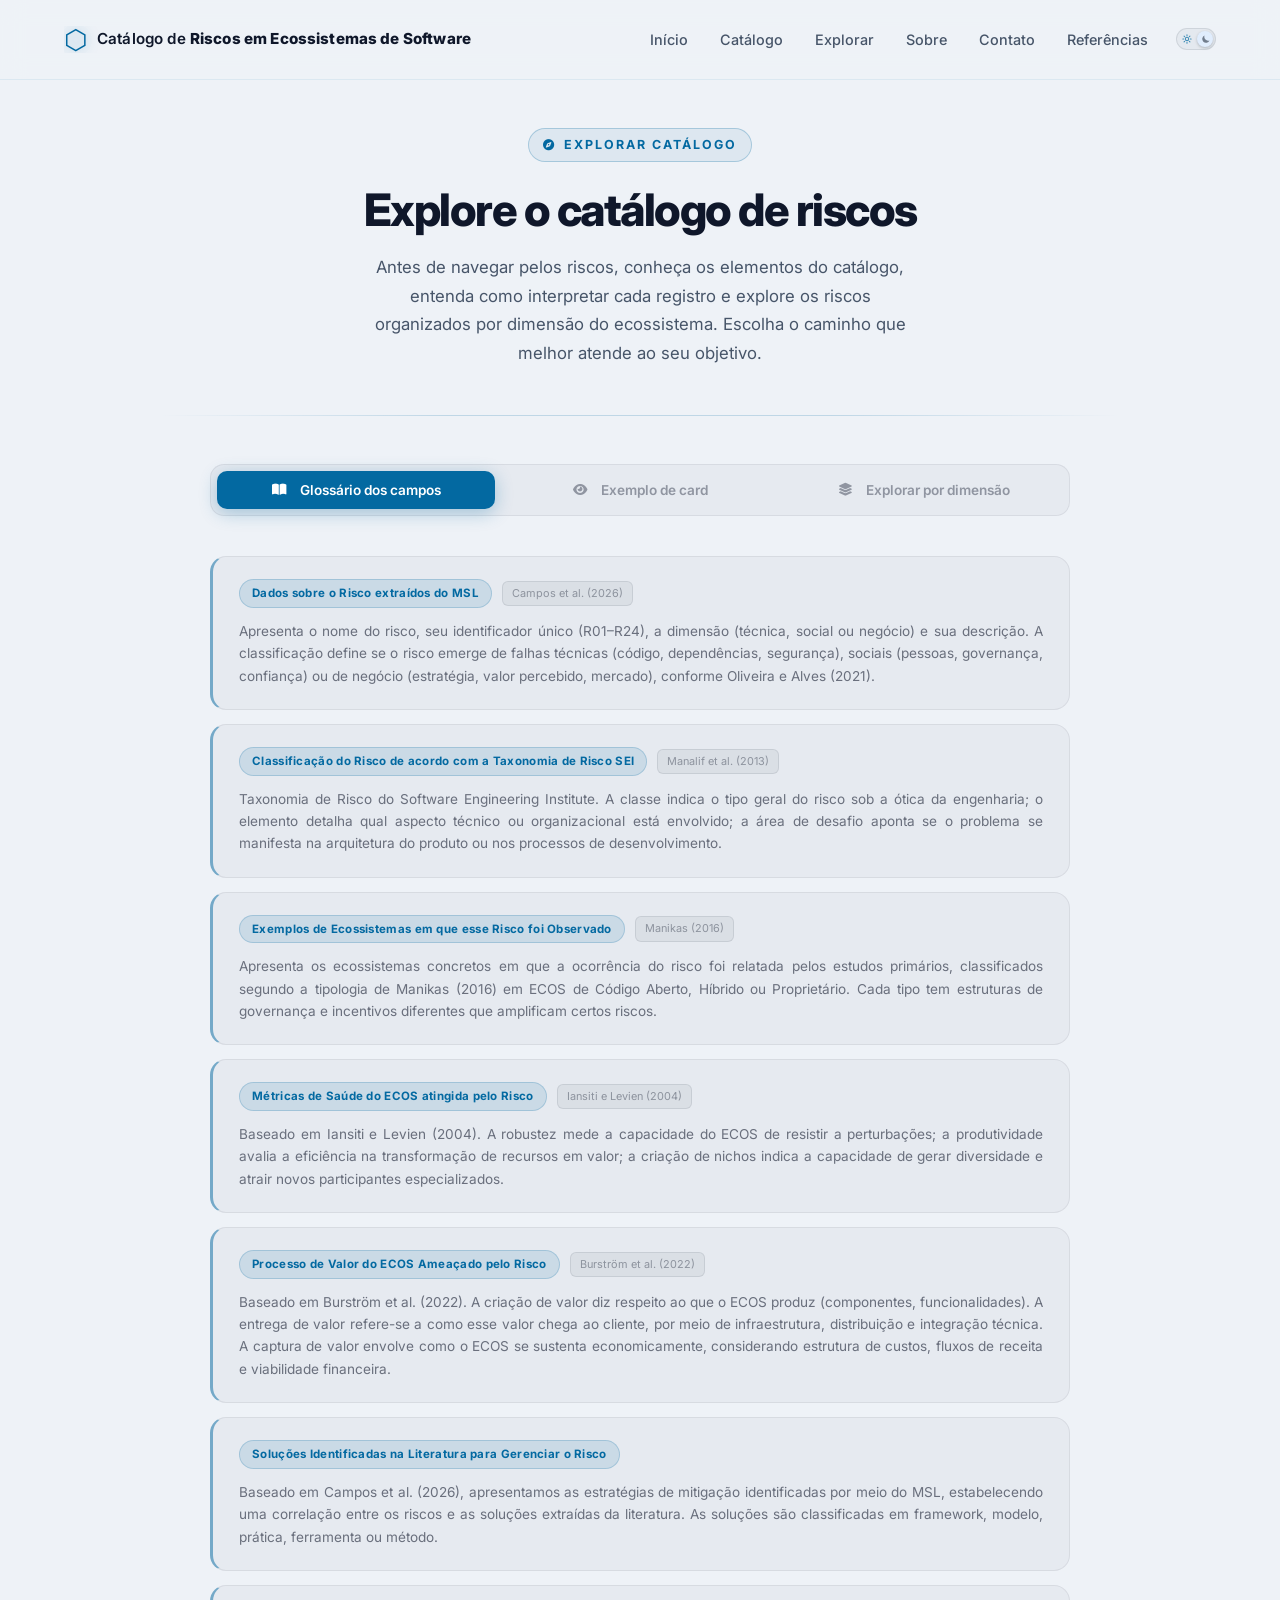
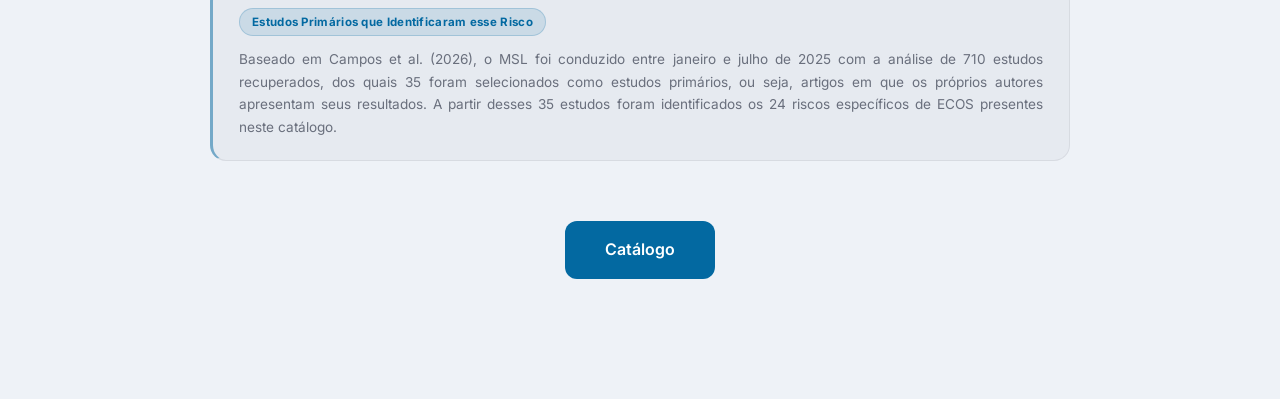
<file: explorar.html>
<!DOCTYPE html>
<html lang="pt-br">
<head>
    <script>(function(){try{var t=localStorage.getItem('seco-risk-theme');document.documentElement.setAttribute('data-theme', t==='dark' ? 'dark' : 'light');}catch(e){document.documentElement.setAttribute('data-theme','light');}})();</script>
    
    <meta charset="UTF-8">
    <meta name="viewport" content="width=device-width, initial-scale=1.0">
    <title>Explorar | Catálogo de Riscos em Ecossistemas de Software</title>
        <link rel="icon" type="image/svg+xml" href="data:image/svg+xml,<svg xmlns='http://www.w3.org/2000/svg' viewBox='0 0 100 100'><polygon points='50,5 93,27.5 93,72.5 50,95 7,72.5 7,27.5' fill='none' stroke='%2338bdf8' stroke-width='10'/><polygon points='50,22 78,37.5 78,67.5 50,83 22,67.5 22,37.5' fill='%2338bdf8' opacity='0.2'/></svg>">
    <link rel="stylesheet" href="style.css">
    <link rel="stylesheet" href="https://fonts.googleapis.com/css2?family=Inter:wght@400;600;800&display=swap">
    <link rel="stylesheet" href="https://cdnjs.cloudflare.com/ajax/libs/font-awesome/6.0.0/css/all.min.css">
    <style>

        /* ═══════════════════════════════════════════
           COMO UTILIZAR — ENHANCED VISUAL DESIGN
        ═══════════════════════════════════════════ */

                /* ── Page hero strip ── */
        .page-hero-strip {
            padding: 0 5% 0;
            max-width: 960px;
            margin: 0 auto;
            text-align: center;
        }

        .page-hero-strip .tag-small {
            color: var(--accent);
            display: inline-flex;
            align-items: center;
            gap: 8px;
            font-size: 0.78rem;
            letter-spacing: 2px;
            font-weight: 700;
            text-transform: uppercase;
            padding: 6px 14px;
            border: 1px solid rgba(var(--accent-rgb), 0.25);
            border-radius: 100px;
            background: rgba(var(--accent-rgb), 0.07);
            margin-bottom: 24px;
        }

        .page-hero-strip h2 {
            font-size: clamp(2rem, 4vw, 2.8rem);
            font-weight: 800;
            letter-spacing: -1.5px;
            line-height: 1.1;
            color: var(--text-high);
            margin-bottom: 18px;
        }

        .page-hero-strip p {
            color: var(--text-low);
            font-size: 1.05rem;
            max-width: 560px;
            margin: 0 auto;
            line-height: 1.7;
        }

        /* ── Divider line ── */
        .section-divider {
            width: 100%;
            max-width: 960px;
            margin: 48px auto 0;
            height: 1px;
            background: linear-gradient(to right, transparent, rgba(var(--accent-rgb), 0.2) 30%, rgba(var(--accent-rgb), 0.2) 70%, transparent);
        }

        /* ── Tabs ── */
        .tabs-wrapper {
            max-width: 860px;
            margin: 0 auto;
        }

        .tab-nav {
            display: flex;
            gap: 6px;
            background: rgba(var(--overlay-rgb), 0.03);
            border: 1px solid rgba(var(--overlay-rgb), 0.07);
            border-radius: 14px;
            padding: 6px;
            margin-bottom: 40px;
        }

        .tab-btn {
            flex: 1;
            padding: 11px 18px;
            font-size: 0.85rem;
            font-weight: 600;
            background: transparent;
            border: none;
            border-radius: 10px;
            color: rgba(var(--overlay-rgb), 0.4);
            cursor: pointer;
            transition: color .22s, background .22s, box-shadow .22s;
            font-family: inherit;
            display: flex;
            align-items: center;
            justify-content: center;
            gap: 8px;
            white-space: nowrap;
        }
        .tab-btn i { font-size: 0.8rem; }
        .tab-btn:hover { color: rgba(var(--overlay-rgb), 0.7); background: rgba(var(--overlay-rgb), 0.04); }
        .tab-btn.active {
            color: var(--on-accent);
            background: var(--accent);
            box-shadow: 0 4px 18px rgba(var(--accent-rgb), 0.3);
        }
        .tab-btn.active i { color: var(--on-accent); }

        .tab-panel { display: none; }
        .tab-panel.active { display: block; }

        /* ─────────────────────────────────────────────
           CARD DEMO — RÉPLICA COMPLETA DO PAINEL LATERAL
        ───────────────────────────────────────────── */

        .card-demo-wrapper {
            background: var(--surface-deep);
            border: 1px solid rgba(var(--accent-rgb), 0.15);
            border-radius: 20px;
            overflow: hidden;
            box-shadow: 0 30px 80px rgba(0,0,0,0.5);
            margin-bottom: 24px;
        }

        /* CABEÇALHO (= .panel-header) */
        .demo-panel-header {
            padding: 28px 36px 24px;
            background: var(--bg-body);
            border-bottom: 1px solid rgba(var(--overlay-rgb), 0.06);
            position: relative;
            border-top: 4px solid var(--accent);
        }

        .demo-panel-header-meta {
            display: flex;
            align-items: center;
            gap: 10px;
            margin-bottom: 12px;
        }

        .demo-id-tag {
            font-size: 0.78rem;
            font-weight: 800;
            color: var(--accent);
            letter-spacing: 1px;
            font-family: monospace;
        }

        .demo-dim-tag {
            font-size: 0.68rem;
            font-weight: 700;
            text-transform: uppercase;
            letter-spacing: 1px;
            padding: 3px 10px;
            border-radius: 4px;
            background: rgba(var(--accent-rgb), 0.12);
            color: var(--accent);
            border: 1px solid rgba(var(--accent-rgb), 0.25);
        }

        .demo-panel-header h2 {
            font-size: 1.35rem;
            font-weight: 800;
            color: var(--text-high);
            line-height: 1.25;
            letter-spacing: -0.5px;
            margin-bottom: 8px;
        }

        .demo-panel-desc {
            font-size: 0.88rem;
            color: var(--text-low);
            line-height: 1.65;
        }

        /* CORPO DO PAINEL (= .panel-body) */
        .demo-panel-body {
            padding: 20px 28px 28px;
            display: flex;
            flex-direction: column;
            gap: 14px;
        }

        /* CARDS INTERNOS (= .panel-card) */
        .demo-inner-card {
            background: var(--card-bg);
            border-radius: 14px;
            border: 1px solid rgba(var(--overlay-rgb), 0.05);
            padding: 20px 22px;
            transition: border-color 0.2s, box-shadow 0.2s;
            cursor: default;
        }
        .demo-inner-card:hover {
            border-color: rgba(var(--accent-rgb), 0.35);
            box-shadow: 0 0 0 2px rgba(var(--accent-rgb), 0.07);
        }

        /* CABEÇALHO DO PAINEL */
        .demo-panel-header {
            cursor: default;
        }

        /* TÍTULO DOS BLOCOS (= .panel-card-title) */
        .demo-card-title {
            font-size: 0.7rem;
            font-weight: 800;
            text-transform: uppercase;
            letter-spacing: 2px;
            color: var(--accent);
            margin-bottom: 18px;
            display: flex;
            align-items: center;
            gap: 6px;
        }
        .demo-card-title.green  { color: var(--color-negocio); }
        .demo-card-title.purple { color: #c084fc; }
        .demo-card-title.orange { color: #fb923c; }

        /* GRID 2 COLUNAS (= .panel-grid-2) */
        .demo-grid-2 {
            display: grid;
            grid-template-columns: 1fr 1fr;
            gap: 20px;
        }

        /* LABELS E VALORES (= .field-label / .field-value) */
        .demo-field-label {
            display: block;
            font-size: 0.65rem;
            color: var(--text-low);
            text-transform: uppercase;
            letter-spacing: 0.8px;
            margin-bottom: 6px;
        }
        .demo-field-value {
            display: block;
            font-size: 0.95rem;
            font-weight: 700;
            color: var(--text-high);
            line-height: 1.4;
        }
        .demo-field-value.accent { color: var(--accent); }

        /* JUSTIFICATIVA (= .just-accordion / .just-trigger / .just-body do catálogo real, sempre aberta, sem interação) */
        .demo-just-accordion {
            margin-top: 12px;
            border-radius: 8px;
            overflow: hidden;
            border: 1px solid rgba(var(--overlay-rgb), 0.07);
        }
        .demo-just-header {
            display: flex;
            align-items: center;
            gap: 7px;
            background: rgba(var(--accent-rgb), 0.08);
            padding: 9px 12px;
            font-family: 'Inter', sans-serif;
            font-size: 0.78rem;
            font-weight: 600;
            color: var(--accent);
        }
        .demo-just-header svg { flex-shrink: 0; transform: rotate(180deg); }
        .demo-just-body {
            padding: 11px 14px 13px;
            border-top: 1px solid rgba(var(--accent-rgb), 0.18);
            background: rgba(var(--accent-rgb), 0.04);
        }
        .demo-just-body p {
            color: var(--text-low);
            font-size: 0.82rem;
            line-height: 1.65;
            margin: 0;
        }

        /* SOLUÇÕES — flex, idêntico ao painel real */
        .demo-solutions-list { display: flex; flex-direction: column; gap: 10px; }
        .demo-solution-item {
            display: flex;
            align-items: flex-start;
            justify-content: space-between;
            gap: 12px;
            background: rgba(var(--bg-body-rgb), 0.5);
            border: 1px solid rgba(var(--overlay-rgb), 0.06);
            border-radius: 10px;
            padding: 10px 14px;
            transition: background 0.2s, border-color 0.2s;
        }
        .demo-solution-item:hover {
            background: rgba(var(--color-negocio-rgb), 0.04);
            border-color: rgba(var(--color-negocio-rgb), 0.15);
        }
        .demo-solution-info {
            display: flex;
            flex-direction: column;
            gap: 4px;
            flex: 1;
            min-width: 0;
        }
        .demo-solution-name {
            font-size: 0.77rem;
            font-weight: 700;
            color: var(--accent);
            letter-spacing: 0.2px;
        }
        .demo-solution-desc {
            font-size: 0.82rem;
            color: var(--text-low);
            line-height: 1.45;
        }

        /* ESTUDOS PRIMÁRIOS — flex, idêntico ao painel real */
        .demo-studies-list { display: flex; flex-direction: column; gap: 10px; }
        .demo-study-entry {
            display: flex;
            align-items: flex-start;
            justify-content: space-between;
            gap: 12px;
            padding: 10px 14px;
            background: rgba(var(--overlay-rgb), 0.03);
            border: 1px solid rgba(var(--overlay-rgb), 0.07);
            border-radius: 8px;
            transition: background 0.2s, border-color 0.2s;
        }
        .demo-study-entry:hover {
            background: rgba(var(--accent-rgb), 0.05);
            border-color: rgba(var(--accent-rgb), 0.18);
        }
        .demo-study-info {
            display: flex;
            flex-direction: column;
            gap: 4px;
            flex: 1;
            min-width: 0;
        }
        .demo-study-title {
            font-size: 0.79rem;
            color: var(--text-mid);
            line-height: 1.45;
        }

        /* BOTÃO COMPARTILHADO (visual, sem link real no demo) */
        .demo-btn-link {
            display: inline-flex;
            align-items: center;
            gap: 5px;
            flex-shrink: 0;
            padding: 5px 11px;
            font-size: 0.72rem;
            font-weight: 600;
            color: var(--text-low);
            background: rgba(var(--overlay-rgb), 0.04);
            border: 1px solid rgba(var(--overlay-rgb), 0.1);
            border-radius: 6px;
            white-space: nowrap;
            margin-top: 2px;
            cursor: default;
            font-family: inherit;
            user-select: none;
        }

        /* RODAPÉ DE NAVEGAÇÃO (= .panel-footer) */
        .demo-panel-footer {
            display: flex;
            align-items: center;
            justify-content: space-between;
            padding: 16px 28px;
            border-top: 1px solid rgba(var(--overlay-rgb), 0.06);
            background: var(--bg-body);
        }
        .demo-nav-btn {
            background: rgba(var(--overlay-rgb), 0.05);
            border: 1px solid rgba(var(--overlay-rgb), 0.08);
            color: var(--text-low);
            font-size: 0.85rem;
            font-weight: 600;
            padding: 9px 20px;
            border-radius: 8px;
            font-family: 'Inter', sans-serif;
            opacity: 0.4;
            cursor: default;
        }
        .demo-nav-btn.primary {
            background: var(--accent);
            border-color: var(--accent);
            color: var(--on-accent);
            font-weight: 700;
            opacity: 1;
        }
        .demo-nav-count {
            font-size: 0.82rem;
            color: var(--text-low);
            font-weight: 500;
        }

        /* ── Sublinhados indicativos de hover nos elementos menores ── */
        .demo-hoverable {
            cursor: default;
        }
        .demo-hoverable-white {
            cursor: default;
        }

        /* ── Seta de clique discreta em cada bloco ── */
        .demo-inner-card,
        .demo-panel-header {
            position: relative;
        }

        .hint-arrow-btn {
            position: absolute;
            top: 14px;
            right: 14px;
            width: 28px;
            height: 28px;
            border-radius: 50%;
            background: rgba(var(--accent-rgb), 0.10);
            border: 1px solid rgba(var(--accent-rgb), 0.22);
            color: var(--accent);
            display: flex;
            align-items: center;
            justify-content: center;
            cursor: pointer;
            transition: background 0.18s, border-color 0.18s, transform 0.18s;
            flex-shrink: 0;
            z-index: 2;
            font-size: 0.75rem;
            line-height: 1;
            user-select: none;
            -webkit-tap-highlight-color: transparent;
        }
        .hint-arrow-btn:hover {
            background: rgba(var(--accent-rgb), 0.22);
            border-color: rgba(var(--accent-rgb), 0.5);
            transform: scale(1.1);
        }
        .hint-arrow-btn:active {
            transform: scale(0.95);
        }
        /* Arrow icon via SVG inline */
        .hint-arrow-btn svg {
            pointer-events: none;
        }

        /* ─────────────────────────────────────────────
           MODAL DE HINT — estilo idêntico ao catálogo
        ───────────────────────────────────────────── */

        /* Overlay com backdrop blur */
        .hint-modal-overlay {
            display: none;
            position: fixed;
            inset: 0;
            z-index: 4000;
            background: rgba(5, 12, 30, 0.65);
            backdrop-filter: blur(6px);
            -webkit-backdrop-filter: blur(6px);
            align-items: center;
            justify-content: center;
            padding: 24px 16px;
        }
        .hint-modal-overlay.visible {
            display: flex;
            animation: hintOverlayIn 0.18s ease;
        }
        @keyframes hintOverlayIn {
            from { opacity: 0; }
            to   { opacity: 1; }
        }

        /* Card do modal */
        .hint-modal-card {
            background: var(--surface-hover);
            border: 1px solid rgba(var(--accent-rgb), 0.22);
            border-radius: 18px;
            padding: 28px 28px 24px;
            max-width: 480px;
            width: 100%;
            position: relative;
            box-shadow: 0 24px 80px rgba(0,0,0,0.6);
            animation: hintCardIn 0.22s cubic-bezier(0.34,1.3,0.64,1);
        }
        @keyframes hintCardIn {
            from { opacity: 0; transform: scale(0.93) translateY(10px); }
            to   { opacity: 1; transform: scale(1) translateY(0); }
        }

        /* Cabeçalho do modal */
        .hint-modal-header {
            display: flex;
            align-items: center;
            gap: 12px;
            margin-bottom: 18px;
        }
        .hint-modal-icon {
            width: 34px;
            height: 34px;
            border-radius: 50%;
            background: rgba(var(--accent-rgb), 0.12);
            border: 1px solid rgba(var(--accent-rgb), 0.28);
            display: flex;
            align-items: center;
            justify-content: center;
            flex-shrink: 0;
            color: var(--accent);
        }
        .hint-modal-title {
            font-size: 0.72rem;
            font-weight: 800;
            text-transform: uppercase;
            letter-spacing: 1.8px;
            color: var(--accent);
            flex: 1;
        }
        .hint-modal-close {
            width: 28px;
            height: 28px;
            border-radius: 50%;
            background: rgba(var(--overlay-rgb), 0.07);
            border: 1px solid rgba(var(--overlay-rgb), 0.12);
            color: rgba(var(--overlay-rgb), 0.55);
            display: flex;
            align-items: center;
            justify-content: center;
            cursor: pointer;
            font-size: 0.9rem;
            font-weight: 700;
            transition: background 0.15s, color 0.15s;
            flex-shrink: 0;
            line-height: 1;
            font-family: inherit;
        }
        .hint-modal-close:hover {
            background: rgba(var(--overlay-rgb), 0.13);
            color: var(--text-high);
        }

        /* Corpo do modal */
        .hint-modal-body {
            font-size: 0.9rem;
            color: rgba(var(--overlay-rgb), 0.72);
            line-height: 1.7;
            margin: 0 0 14px;
        }

        /* Fonte / referência */
        .hint-modal-source {
            font-size: 0.7rem;
            color: rgba(var(--overlay-rgb), 0.35);
            font-style: italic;
            border-top: 1px solid rgba(var(--overlay-rgb), 0.06);
            padding-top: 10px;
            margin-top: 4px;
            line-height: 1.5;
        }
        .hint-modal-source:empty { display: none; }

        /* ─────────────────────────────────────────────
           TOOLTIP FLUTUANTE (não usado — oculto)
        ───────────────────────────────────────────── */
        .hint-tooltip { display: none; }

        /* ─────────────────────────────────────────────
           HINT BOX ESTÁTICO (abaixo do card)
        ───────────────────────────────────────────── */
        .hint-box {
            background: rgba(var(--accent-rgb), 0.07);
            border: 1px solid rgba(var(--accent-rgb), 0.2);
            border-left: 3px solid var(--accent);
            border-radius: 0 10px 10px 0;
            padding: 14px 18px;
            min-height: 72px;
            display: flex;
            gap: 12px;
            align-items: flex-start;
            transition: all .2s;
        }
        .hint-icon { font-size: 1.1rem; margin-top: 2px; flex-shrink: 0; }
        .hint-label {
            font-size: 0.72rem;
            font-weight: 600;
            text-transform: uppercase;
            letter-spacing: .07em;
            color: var(--accent);
            margin: 0 0 4px;
        }
        .hint-text {
            font-size: 0.85rem;
            color: rgba(var(--overlay-rgb), 0.65);
            margin: 0;
            line-height: 1.55;
        }

        /* ── Animations ── */
        @keyframes fadeSlideUp {
            from { opacity: 0; transform: translateY(16px); }
            to   { opacity: 1; transform: translateY(0); }
        }

        .tab-panel.active {
            display: block;
            animation: fadeSlideUp 0.3s ease;
        }

        /* ── Hover legend ── */
        .hover-legend,
        .hover-legend-touch {
            display: flex;
            align-items: center;
            gap: 10px;
            font-size: 0.8rem;
            color: rgba(var(--overlay-rgb), 0.4);
            justify-content: center;
            margin-bottom: 20px;
            background: rgba(var(--accent-rgb), 0.05);
            border: 1px solid rgba(var(--accent-rgb), 0.12);
            border-radius: 100px;
            padding: 8px 20px;
            width: fit-content;
            margin-left: auto;
            margin-right: auto;
        }
        .hover-legend-dot {
            width: 7px; height: 7px;
            background: var(--accent);
            border-radius: 50%;
            flex-shrink: 0;
            animation: pulse-dot 2s infinite;
        }
        @keyframes pulse-dot {
            0%, 100% { opacity: 1; transform: scale(1); box-shadow: 0 0 0 0 rgba(var(--accent-rgb), 0.4); }
            50%       { opacity: 0.6; transform: scale(0.8); box-shadow: 0 0 0 4px rgba(var(--accent-rgb), 0); }
        }

        /* A versão touch fica oculta — usamos apenas uma legenda universal */
        .hover-legend-touch { display: none !important; }

        /* ── Glossário ── */
        .glossary-grid { display: grid; gap: 14px; }

        .gloss-card {
            background: rgba(var(--overlay-rgb), 0.03);
            border: 1px solid rgba(var(--overlay-rgb), 0.07);
            border-radius: 16px;
            padding: 22px 26px;
            position: relative;
            overflow: hidden;
            transition: border-color .2s, background .2s, transform .2s;
        }
        .gloss-card::before {
            content: '';
            position: absolute;
            inset: 0;
            border-radius: inherit;
            opacity: 0;
            transition: opacity .2s;
        }
        .gloss-card:hover {
            border-color: rgba(var(--overlay-rgb), 0.14);
            background: rgba(var(--overlay-rgb), 0.05);
            transform: translateY(-2px);
        }

        /* Left accent bar per card */
        .gloss-card.accent-blue  { border-left: 3px solid rgba(var(--accent-rgb), 0.5); }
        .gloss-card.accent-green { border-left: 3px solid rgba(var(--color-negocio-rgb), 0.5); }
        .gloss-card.accent-amber { border-left: 3px solid rgba(var(--color-sociais-rgb), 0.5); }
        .gloss-card.accent-teal  { border-left: 3px solid rgba(45,212,191,0.5); }
        .gloss-card.accent-coral { border-left: 3px solid rgba(251,113,133,0.5); }

        .gloss-header {
            display: flex;
            align-items: center;
            gap: 10px;
            margin-bottom: 12px;
            flex-wrap: wrap;
        }
        .gloss-badge {
            font-size: 0.72rem;
            font-weight: 700;
            padding: 4px 12px;
            border-radius: 100px;
            letter-spacing: 0.3px;
        }
        .gloss-badge.blue   { background: rgba(var(--accent-rgb), 0.12);  color: var(--accent);  border: 1px solid rgba(var(--accent-rgb), 0.2); }
        .gloss-badge.green  { background: rgba(var(--color-negocio-rgb), 0.12);  color: var(--color-negocio);  border: 1px solid rgba(var(--color-negocio-rgb), 0.2); }
        .gloss-badge.amber  { background: rgba(var(--color-sociais-rgb), 0.12);  color: var(--color-sociais);  border: 1px solid rgba(var(--color-sociais-rgb), 0.2); }
        .gloss-badge.teal   { background: rgba(45,212,191,0.12);  color: #2dd4bf;  border: 1px solid rgba(45,212,191,0.2); }
        .gloss-badge.purple { background: rgba(167,139,250,0.12); color: #a78bfa;  border: 1px solid rgba(167,139,250,0.2); }
        .gloss-badge.coral  { background: rgba(251,113,133,0.12); color: #fb7185;  border: 1px solid rgba(251,113,133,0.2); }
        .gloss-sub {
            font-size: 0.74rem;
            color: rgba(var(--overlay-rgb), 0.35);
            font-family: monospace;
            letter-spacing: 0.3px;
        }
        .gloss-text { font-size: 0.85rem; color: rgba(var(--overlay-rgb), 0.58); margin: 0; line-height: 1.65; }
        .gloss-text strong { color: rgba(var(--overlay-rgb), 0.88); font-weight: 600; }
        .ref-tag {
            display: inline-flex;
            align-items: center;
            font-size: 0.68rem;
            padding: 3px 9px;
            border-radius: 6px;
            background: rgba(var(--overlay-rgb), 0.05);
            color: rgba(var(--overlay-rgb), 0.38);
            border: 1px solid rgba(var(--overlay-rgb), 0.09);
        }

        /* ── Perfis ── */
        .profile-hint {
            font-size: 0.88rem;
            color: rgba(var(--overlay-rgb), 0.45);
            margin-bottom: 28px;
            text-align: center;
            display: flex;
            align-items: center;
            justify-content: center;
            gap: 8px;
        }
        .profile-hint::before, .profile-hint::after {
            content: '';
            flex: 1;
            height: 1px;
            background: rgba(var(--overlay-rgb), 0.07);
            max-width: 80px;
        }

        .profiles-grid { display: grid; gap: 14px; }

        .profile-card {
            background: rgba(var(--overlay-rgb), 0.03);
            border: 1px solid rgba(var(--overlay-rgb), 0.07);
            border-radius: 16px;
            padding: 22px 26px;
            display: flex;
            justify-content: space-between;
            align-items: center;
            gap: 20px;
            text-decoration: none;
            transition: border-color .22s, background .22s, transform .22s, box-shadow .22s;
            cursor: pointer;
            position: relative;
            overflow: hidden;
        }
        .profile-card::after {
            content: '';
            position: absolute;
            left: 0; top: 0; bottom: 0;
            width: 3px;
            border-radius: 0 2px 2px 0;
            background: var(--accent);
            opacity: 0;
            transition: opacity .22s;
        }
        .profile-card:hover {
            border-color: rgba(var(--accent-rgb), 0.3);
            background: rgba(var(--accent-rgb), 0.04);
            transform: translateX(4px);
            box-shadow: 0 4px 20px rgba(0,0,0,0.2);
        }
        .profile-card:hover::after { opacity: 1; }

        /* Hover colors per profile matching catalog palette */
        .profile-card--tecnico:hover  { border-color: rgba(var(--accent-rgb), 0.3);  background: rgba(var(--accent-rgb), 0.04); }
        .profile-card--tecnico::after { background: var(--accent); }

        .profile-card--social:hover   { border-color: rgba(var(--color-sociais-rgb), 0.3);  background: rgba(var(--color-sociais-rgb), 0.04); }
        .profile-card--social::after  { background: var(--color-sociais); }

        .profile-card--negocio:hover  { border-color: rgba(var(--color-negocio-rgb), 0.3);  background: rgba(var(--color-negocio-rgb), 0.04); }
        .profile-card--negocio::after { background: var(--color-negocio); }

        .profile-card--todos:hover    { border-color: rgba(167,139,250,0.3); background: rgba(167,139,250,0.04); }
        .profile-card--todos::after   { background: #a78bfa; }

        .profile-title { font-size: 0.95rem; font-weight: 700; color: var(--text-high); margin: 0 0 5px; }
        .profile-sub { font-size: 0.8rem; color: rgba(var(--overlay-rgb), 0.42); margin: 0; line-height: 1.5; }
        .profile-tag {
            font-size: 0.72rem;
            font-weight: 700;
            padding: 6px 14px;
            border-radius: 100px;
            white-space: nowrap;
            flex-shrink: 0;
            letter-spacing: 0.3px;
        }
        .profile-tag.blue   { background: rgba(var(--accent-rgb), 0.12);  color: var(--accent);  border: 1px solid rgba(var(--accent-rgb), 0.2); }
        .profile-tag.green  { background: rgba(var(--color-negocio-rgb), 0.12);  color: var(--color-negocio);  border: 1px solid rgba(var(--color-negocio-rgb), 0.2); }
        .profile-tag.amber  { background: rgba(var(--color-sociais-rgb), 0.12);  color: var(--color-sociais);  border: 1px solid rgba(var(--color-sociais-rgb), 0.2); }
        .profile-tag.purple { background: rgba(167,139,250,0.12); color: #a78bfa;  border: 1px solid rgba(167,139,250,0.2); }

        .cta-area {
            text-align: center;
            margin-top: 60px;
            padding: 48px 32px;
            background: rgba(var(--accent-rgb), 0.04);
            border: 1px solid rgba(var(--accent-rgb), 0.12);
            border-radius: 20px;
            position: relative;
            overflow: hidden;
        }
        .cta-area::before {
            content: '';
            position: absolute;
            top: -60px; left: 50%;
            transform: translateX(-50%);
            width: 300px; height: 180px;
            background: radial-gradient(circle, rgba(var(--accent-rgb), 0.08) 0%, transparent 70%);
            pointer-events: none;
        }
        .cta-area p {
            color: rgba(var(--overlay-rgb), 0.45);
            font-size: 0.88rem;
            margin-top: 14px;
        }

        .tag-small {
            display: inline-flex;
            align-items: center;
            gap: 6px;
            font-size: 0.75rem;
            font-weight: 700;
            letter-spacing: 2px;
            text-transform: uppercase;
            margin-bottom: 20px;
        }

        .methodology-section { padding: calc(var(--nav-height, 80px) + 48px) 5% 120px; }
        .container { max-width: 960px; margin: 0 auto; }

        /* Anula o padding: 120px 5% do main global do style.css */
        main { padding: 0 !important; }

        /* ═══════════════════════════════════════════
           RESPONSIVIDADE — COMO UTILIZAR
        ═══════════════════════════════════════════ */

        /* ── Tablet (≤900px) ── */
        @media (max-width: 900px) {
            .methodology-section { padding: calc(var(--nav-height, 80px) + 32px) 5% 80px; }
            .page-hero-strip h2 { font-size: clamp(1.7rem, 5vw, 2.4rem); }
        }

        /* ── Painel de hint touch (substitui o tooltip em touch) ── */
        /* JS adiciona .touch-device ao body quando detecta dispositivo touch */
        .mobile-hint-panel {
            display: block;
            position: fixed;
            bottom: 0;
            left: 0;
            right: 0;
            z-index: 3000;
            background: var(--bg-body);
            border-top: 1px solid rgba(var(--accent-rgb), 0.25);
            border-radius: 16px 16px 0 0;
            padding: 16px 20px 24px;
            transform: translateY(110%);
            transition: transform 0.28s cubic-bezier(0.34, 1.2, 0.64, 1);
            box-shadow: 0 -8px 40px rgba(0,0,0,0.5);
            max-height: 55vh;
            overflow-y: auto;
            pointer-events: none;
        }
        .mobile-hint-panel.visible {
            transform: translateY(0);
            pointer-events: auto;
        }
        .mobile-hint-panel-handle {
            width: 36px;
            height: 4px;
            background: rgba(var(--overlay-rgb), 0.15);
            border-radius: 2px;
            margin: 0 auto 14px;
        }
        .mobile-hint-panel-label {
            font-size: 0.65rem;
            font-weight: 800;
            text-transform: uppercase;
            letter-spacing: 1.5px;
            color: var(--accent);
            margin-bottom: 8px;
        }
        .mobile-hint-panel-text {
            font-size: 0.9rem;
            color: rgba(var(--overlay-rgb), 0.72);
            line-height: 1.6;
            margin: 0;
        }
        .mobile-hint-overlay {
            display: block;
            position: fixed;
            inset: 0;
            z-index: 2999;
            background: rgba(0,0,0,0.35);
            opacity: 0;
            pointer-events: none;
            transition: opacity 0.22s;
        }
        .mobile-hint-overlay.visible {
            opacity: 1;
            pointer-events: auto;
        }
        /* Indicação visual de toque (apenas em touch) */
        body.touch-device .demo-inner-card {
            cursor: pointer;
            position: relative;
        }
        body.touch-device .hint-tooltip { display: none !important; }
        body.touch-device .demo-hoverable,
        body.touch-device .demo-hoverable-white { border-bottom: none; cursor: default; }

        body.touch-device .demo-panel-header { cursor: pointer; }

        @media (max-width: 768px) {
            .methodology-section { padding: calc(var(--nav-height, 64px) + 24px) 4% 60px; }

            /* Tooltip flutuante — oculto em mobile pequeno */
            .hint-tooltip { display: none !important; }

            /* Tab nav — wrap para 2 colunas */
            .tab-nav { flex-wrap: wrap; }
            .tab-btn { flex: 1 1 calc(50% - 6px); font-size: 0.8rem; padding: 10px 10px; white-space: normal; text-align: center; }

            .demo-panel-header { padding: 20px 18px 18px; }
            .demo-panel-header h2 { font-size: 1.1rem; }
            .demo-panel-desc { font-size: 0.83rem; }

            /* Corpo do card demo */
            .demo-panel-body { padding: 14px 16px 20px; gap: 10px; }
            .demo-inner-card { padding: 14px 16px; }

            /* Grid 2 colunas → 1 coluna */
            .demo-grid-2 { grid-template-columns: 1fr; gap: 12px; }

            /* Rodapé nav do card demo */
            .demo-panel-footer { padding: 12px 16px; flex-wrap: wrap; gap: 8px; }
            .demo-nav-btn { padding: 8px 12px; font-size: 0.8rem; cursor: pointer; }

            /* Glossário */
            .gloss-card { padding: 16px 18px; }

            /* Perfis */
            .profile-card { flex-direction: column; align-items: flex-start; gap: 10px; padding: 18px 20px; }
            .profile-tag { align-self: flex-end; }

            /* Hint box estático — mais compacto */
            .hint-box { min-height: auto; padding: 12px 14px; }
        }

        /* ── Mobile pequeno (≤480px) ── */
        @media (max-width: 480px) {
            .methodology-section { padding: calc(var(--nav-height, 64px) + 16px) 4% 48px; }
            .page-hero-strip h2 { font-size: clamp(1.5rem, 7vw, 1.9rem); letter-spacing: -0.5px; }
            .page-hero-strip p { font-size: 0.95rem; }

            .tab-btn { flex: 1 1 100%; }
            .tab-btn i { display: none; }

            .demo-panel-header { padding: 16px 14px; }
            .demo-panel-header h2 { font-size: 1rem; }
            .demo-panel-body { padding: 12px 12px 16px; }
            .demo-panel-footer { padding: 10px 12px; flex-direction: column; align-items: stretch; }
            .demo-nav-btn { text-align: center; }
            .demo-nav-count { text-align: center; }

            .gloss-card { padding: 14px 16px; }
            .gloss-header { flex-wrap: wrap; gap: 6px; }

            .profile-card { padding: 14px 16px; }
        }
    </style>
</head>
<body>

    <header class="navbar">
        <nav class="nav-container">
            <a href="index.html" class="logo" aria-label="Catálogo de Riscos em Ecossistemas de Software">
                <span class="logo-icon">⬡</span>
                <span class="logo-text">Catálogo de <span class="logo-highlight">Riscos em Ecossistemas de Software</span></span>
            </a>
            <ul class="nav-links" id="navLinks">
                <li><a href="index.html" onclick="closeMenu()">Início</a></li>
                <li><a href="index.html#catalogo" onclick="closeMenu()">Catálogo</a></li>
                <li><a href="explorar.html" onclick="closeMenu()">Explorar</a></li>
                <li><a href="sobre.html" onclick="closeMenu()">Sobre</a></li>
                <li><a href="index.html#contato" onclick="closeMenu()">Contato</a></li>
                <li><a href="referencias.html" onclick="closeMenu()">Referências</a></li>
            </ul>
            <button class="theme-toggle" id="themeToggle" type="button" role="switch" aria-checked="false" aria-label="Alternar entre modo dia e modo noturno">
                <span class="theme-toggle-track">
                    <span class="theme-toggle-icon theme-toggle-icon-sun" aria-hidden="true"><svg width="12" height="12" viewBox="0 0 24 24" fill="none" stroke="currentColor" stroke-width="2.5" stroke-linecap="round"><circle cx="12" cy="12" r="4"/><path d="M12 2v2M12 20v2M4.93 4.93l1.41 1.41M17.66 17.66l1.41 1.41M2 12h2M20 12h2M4.93 19.07l1.41-1.41M17.66 6.34l1.41-1.41"/></svg></span>
                    <span class="theme-toggle-icon theme-toggle-icon-moon" aria-hidden="true"><svg width="12" height="12" viewBox="0 0 24 24" fill="currentColor"><path d="M20.354 15.354A9 9 0 018.646 3.646 9.003 9.003 0 1020.354 15.354z"/></svg></span>
                    <span class="theme-toggle-thumb"></span>
                </span>
            </button>
            <button class="hamburger" id="hamburger" aria-label="Menu" onclick="toggleMenu()">
                <span></span><span></span><span></span>
            </button>
        </nav>
    </header>

    <main>
        <section class="methodology-section">
            <div class="container">

                <header class="page-hero-strip">
                    <span class="tag-small" style="color: var(--accent);">
                        <i class="fas fa-compass" style="font-size:0.7rem;"></i>
                        EXPLORAR CATÁLOGO
                    </span>
                    <h2>Explore o catálogo de riscos</h2>
                    <p>Antes de navegar pelos riscos, conheça os elementos do catálogo, entenda como interpretar cada registro e explore os riscos organizados por dimensão do ecossistema. Escolha o caminho que melhor atende ao seu objetivo.</p>
                </header>

                <div class="section-divider"></div>

                <div style="height: 48px;"></div>

                <div class="tabs-wrapper">

                    <!-- NAV TABS -->
                    <div class="tab-nav">
                        <button class="tab-btn active" onclick="showTab('glossario', this)">
                            <i class="fas fa-book-open" style="margin-right:6px;"></i>Glossário dos campos
                        </button>
                        <button class="tab-btn" onclick="showTab('card', this)">
                            <i class="fas fa-eye" style="margin-right:6px;"></i>Exemplo de card
                        </button>
                        <button class="tab-btn" onclick="showTab('perfis', this)">
                            <i class="fas fa-layer-group" style="margin-right:6px;"></i>Explorar por dimensão
                        </button>
                    </div>

                    <!-- TAB 1: CARD EXEMPLO -->
                    <div class="tab-panel" id="panel-card">

                        <div class="hover-legend">
                            <span class="hover-legend-dot"></span>
                            Clique no ícone <strong style="color:var(--accent);font-weight:700;">?</strong> presente em cada seção para visualizar a explicação
                        </div>

                        <!-- ══════════════════════════════════════
                             RÉPLICA COMPLETA DO PAINEL LATERAL
                        ═══════════════════════════════════════ -->
                        <div class="card-demo-wrapper">

                            <!-- CABEÇALHO -->
                            <div class="demo-panel-header"
                                 data-hint="header">
                                <button class="hint-arrow-btn" aria-label="Ver explicação do cabeçalho" onclick="toggleHint('header', this)">
                                    <svg width="13" height="13" viewBox="0 0 24 24" fill="none" stroke="currentColor" stroke-width="2.5" stroke-linecap="round" stroke-linejoin="round"><circle cx="12" cy="12" r="10"/><line x1="12" y1="8" x2="12" y2="12"/><line x1="12" y1="16" x2="12.01" y2="16"/></svg>
                                </button>
                                <div class="demo-panel-header-meta">
                                    <span class="demo-id-tag"
                                          data-hint="id">R01</span>
                                    <span class="demo-dim-tag"
                                          data-hint="dim">Técnico</span>
                                </div>
                                <h2 class="demo-hoverable-white"
                                    data-hint="title">
                                    Comprometimento da cadeia de suprimentos de software
                                </h2>
                                <p class="demo-panel-desc demo-hoverable-white"
                                   data-hint="desc">
                                    A cadeia de suprimentos torna-se um vetor crítico para ameaças de cibersegurança, incluindo a injeção de código malicioso durante o desenvolvimento e distribuição de artefatos. Falhas em dependências upstream podem comprometer todo o ECOS (e.g., Heartbleed, Apache Struts).
                                </p>
                            </div>

                            <!-- CORPO DO PAINEL -->
                            <div class="demo-panel-body">

                                <!-- BLOCO 1: Análise SEI -->
                                <div class="demo-inner-card"
                                     data-hint="sei">
                                    <button class="hint-arrow-btn" aria-label="Ver explicação da Taxonomia SEI" onclick="toggleHint('sei', this)">
                                        <svg width="13" height="13" viewBox="0 0 24 24" fill="none" stroke="currentColor" stroke-width="2.5" stroke-linecap="round" stroke-linejoin="round"><circle cx="12" cy="12" r="10"/><line x1="12" y1="8" x2="12" y2="12"/><line x1="12" y1="16" x2="12.01" y2="16"/></svg>
                                    </button>
                                    <div class="demo-card-title">
                                        <span>Classificação do Risco de acordo com a Taxonomia de Risco SEI
                                    </div>
                                    <div class="demo-grid-2">
                                        <div>
                                            <span class="demo-field-label">Classe do Risco</span>
                                            <span class="demo-field-value">Risco de Engenharia de Produto</span>
                                        </div>
                                        <div>
                                            <span class="demo-field-label">Elemento do Risco</span>
                                            <span class="demo-field-value">Especialidades em engenharia</span>
                                        </div>
                                    </div>
                                    <div style="margin-top:16px;">
                                        <span class="demo-field-label">Área de Desafio</span>
                                        <span class="demo-field-value">Segurança (arquitetura)</span>
                                    </div>
                                    <div class="demo-just-accordion">
                                        <div class="demo-just-header"><svg width="13" height="13" viewBox="0 0 24 24" fill="none" stroke="currentColor" stroke-width="2.5" stroke-linecap="round" stroke-linejoin="round"><polyline points="6 9 12 15 18 9"/></svg><span>Por que essa classificação?</span></div>
                                        <div class="demo-just-body">
                                        <p>O comprometimento da cadeia de suprimentos de software é classificado como <strong>Risco de Engenharia de Produto</strong> porque decorre de falhas introduzidas durante o desenvolvimento, a integração ou a distribuição de componentes de software. O elemento <strong>Especialidades em engenharia</strong> se aplica porque sua prevenção exige conhecimento técnico em desenvolvimento seguro, verificação da integridade de dependências e controle de acesso à cadeia de suprimentos. A área <strong>Segurança (arquitetura)</strong> foi selecionada porque a mitigação depende de controles arquiteturais que assegurem a integridade e a confiabilidade da cadeia de suprimentos ao longo de todo o processo de desenvolvimento.</p>
                                    </div>
                                    </div>
                                </div>

                                <!-- BLOCO 2a: Exemplos de Ecossistemas em que esse Risco foi Observado -->
                                <div class="demo-inner-card"
                                     data-hint="ecos">
                                    <button class="hint-arrow-btn" aria-label="Ver explicação sobre os Exemplos de Ecossistemas" onclick="toggleHint('ecos', this)">
                                        <svg width="13" height="13" viewBox="0 0 24 24" fill="none" stroke="currentColor" stroke-width="2.5" stroke-linecap="round" stroke-linejoin="round"><circle cx="12" cy="12" r="10"/><line x1="12" y1="8" x2="12" y2="12"/><line x1="12" y1="16" x2="12.01" y2="16"/></svg>
                                    </button>
                                    <div class="demo-card-title">
                                        <span>Exemplos de Ecossistemas em que esse Risco foi Observado
                                    </div>
                                    <div class="ecos-cards" style="margin-top:10px;">
                                        <div class="ecos-card has-example active tecnicos">
                                            <svg width="18" height="18" viewBox="0 0 24 24" fill="none" stroke="currentColor" stroke-width="2" stroke-linecap="round" stroke-linejoin="round"><rect x="3" y="11" width="18" height="10" rx="2"/><path d="M7 11V7a5 5 0 0 1 9.9-1"/></svg>
                                            <span>ECOS de Código Aberto</span>
                                        </div>
                                        <div class="ecos-card has-example tecnicos">
                                            <svg width="18" height="18" viewBox="0 0 24 24" fill="none" stroke="currentColor" stroke-width="2" stroke-linecap="round" stroke-linejoin="round"><polygon points="12 2 2 7 12 12 22 7 12 2"/><polyline points="2 17 12 22 22 17"/><polyline points="2 12 12 17 22 12"/></svg>
                                            <span>ECOS Híbrido</span>
                                        </div>
                                        <div class="ecos-card">
                                            <svg width="18" height="18" viewBox="0 0 24 24" fill="none" stroke="currentColor" stroke-width="2" stroke-linecap="round" stroke-linejoin="round"><rect x="3" y="11" width="18" height="10" rx="2"/><path d="M7 11V7a5 5 0 0 1 10 0v4"/></svg>
                                            <span>ECOS Proprietário</span>
                                        </div>
                                    </div>
                                    <div class="ecos-detail-box">
                                        <p>Os estudos relataram esse risco em <strong>ECOS de Código Aberto</strong> devido ao comprometimento da cadeia de suprimentos por meio da inserção de código malicioso e da exploração de vulnerabilidades em pacotes amplamente utilizados. Os exemplos incluem NPM, PyPI, RubyGems e Rust, conforme reportado por Jiang et al. (2024), Zhou et al. (2024), Schueller e Wachs (2024), Wattanakriengkrai et al. (2023) e Hou et al. (2021).</p>
                                    </div>
                                </div>

                                <!-- BLOCO 2b: Métrica de Saúde -->
                                <div class="demo-inner-card"
                                     data-hint="metrica">
                                    <button class="hint-arrow-btn" aria-label="Ver explicação da Métrica de Saúde" onclick="toggleHint('metrica', this)">
                                        <svg width="13" height="13" viewBox="0 0 24 24" fill="none" stroke="currentColor" stroke-width="2.5" stroke-linecap="round" stroke-linejoin="round"><circle cx="12" cy="12" r="10"/><line x1="12" y1="8" x2="12" y2="12"/><line x1="12" y1="16" x2="12.01" y2="16"/></svg>
                                    </button>
                                    <div class="demo-card-title">
                                        <span>Métricas de Saúde do ECOS atingida pelo Risco
                                    </div>
                                    <div class="ecos-cards" style="margin-top:10px;">
                                        <div class="ecos-card has-example active tecnicos">
                                            <svg width="18" height="18" viewBox="0 0 24 24" fill="none" stroke="currentColor" stroke-width="2" stroke-linecap="round" stroke-linejoin="round"><path d="M12 22s8-4 8-10V5l-8-3-8 3v7c0 6 8 10 8 10z"/></svg>
                                            <span>Robustez</span>
                                        </div>
                                        <div class="ecos-card">
                                            <svg width="18" height="18" viewBox="0 0 24 24" fill="none" stroke="currentColor" stroke-width="2" stroke-linecap="round" stroke-linejoin="round"><polygon points="13 2 3 14 12 14 11 22 21 10 12 10 13 2"/></svg>
                                            <span>Produtividade</span>
                                        </div>
                                        <div class="ecos-card">
                                            <svg width="18" height="18" viewBox="0 0 24 24" fill="none" stroke="currentColor" stroke-width="2" stroke-linecap="round" stroke-linejoin="round"><line x1="6" y1="3" x2="6" y2="15"/><circle cx="18" cy="6" r="3"/><circle cx="6" cy="18" r="3"/><path d="M18 9a9 9 0 0 1-9 9"/></svg>
                                            <span>Criação de Nichos</span>
                                        </div>
                                    </div>
                                    <div class="ecos-detail-box">
                                        <p>O comprometimento da cadeia de suprimentos de software afeta a <strong>robustez</strong> porque falhas introduzidas em componentes centrais podem se propagar de forma sistêmica, comprometendo a continuidade e a capacidade de sobrevivência do ECOS diante de perturbações (Iansiti e Levien, 2004).</p>
                                    </div>
                                </div>

                                <!-- BLOCO 2c: Processo de Valor -->
                                <div class="demo-inner-card"
                                     data-hint="processo">
                                    <button class="hint-arrow-btn" aria-label="Ver explicação do Processo de Valor" onclick="toggleHint('processo', this)">
                                        <svg width="13" height="13" viewBox="0 0 24 24" fill="none" stroke="currentColor" stroke-width="2.5" stroke-linecap="round" stroke-linejoin="round"><circle cx="12" cy="12" r="10"/><line x1="12" y1="8" x2="12" y2="12"/><line x1="12" y1="16" x2="12.01" y2="16"/></svg>
                                    </button>
                                    <div class="demo-card-title">
                                        <span>Processo de Valor do ECOS Ameaçado pelo Risco
                                    </div>
                                    <div class="ecos-cards" style="margin-top:10px;">
                                        <div class="ecos-card has-example active tecnicos">
                                            <svg width="18" height="18" viewBox="0 0 24 24" fill="none" stroke="currentColor" stroke-width="2" stroke-linecap="round" stroke-linejoin="round"><circle cx="12" cy="12" r="10"/><line x1="12" y1="8" x2="12" y2="16"/><line x1="8" y1="12" x2="16" y2="12"/></svg>
                                            <span>Criação de Valor</span>
                                        </div>
                                        <div class="ecos-card has-example tecnicos">
                                            <svg width="18" height="18" viewBox="0 0 24 24" fill="none" stroke="currentColor" stroke-width="2" stroke-linecap="round" stroke-linejoin="round"><path d="M21 16V8a2 2 0 0 0-1-1.73l-7-4a2 2 0 0 0-2 0l-7 4A2 2 0 0 0 3 8v8a2 2 0 0 0 1 1.73l7 4a2 2 0 0 0 2 0l7-4A2 2 0 0 0 21 16z"/><polyline points="3.27 6.96 12 12.01 20.73 6.96"/><line x1="12" y1="22.08" x2="12" y2="12"/></svg>
                                            <span>Entrega de Valor</span>
                                        </div>
                                        <div class="ecos-card">
                                            <svg width="18" height="18" viewBox="0 0 24 24" fill="none" stroke="currentColor" stroke-width="2" stroke-linecap="round" stroke-linejoin="round"><circle cx="12" cy="12" r="10"/><circle cx="12" cy="12" r="6"/><circle cx="12" cy="12" r="2"/></svg>
                                            <span>Captura de Valor</span>
                                        </div>
                                    </div>
                                    <div class="ecos-detail-box">
                                        <p>O comprometimento da cadeia de suprimentos de software afeta o processo de <strong>criação e entrega de valor</strong> porque introduz falhas e artefatos maliciosos nos produtos disponibilizados pelo ECOS, comprometendo a integridade das soluções entregues e a confiança dos participantes nesse processo (Burström et al., 2022).</p>
                                    </div>
                                </div>

                                <!-- BLOCO 3: Soluções -->
                                <div class="demo-inner-card"
                                     data-hint="solucoes">
                                    <button class="hint-arrow-btn" aria-label="Ver explicação das Soluções" onclick="toggleHint('solucoes', this)">
                                        <svg width="13" height="13" viewBox="0 0 24 24" fill="none" stroke="currentColor" stroke-width="2.5" stroke-linecap="round" stroke-linejoin="round"><circle cx="12" cy="12" r="10"/><line x1="12" y1="8" x2="12" y2="12"/><line x1="12" y1="16" x2="12.01" y2="16"/></svg>
                                    </button>
                                    <div class="demo-card-title">
                                        <span>Soluções Identificadas na Literatura para Gerenciar o Risco
                                    </div>
                                    <div class="demo-solutions-list">
                                        <div class="demo-solution-item">
                                            <div class="demo-solution-info">
                                                <span class="demo-solution-name">Framework HIN e Metapath2Vec para classificação de pacotes</span>
                                                <span class="demo-solution-desc">Reduz a exposição a bibliotecas maliciosas, fortalecendo a cadeia de suprimentos.</span>
                                            </div>
                                            <span class="demo-btn-link"><svg width="12" height="12" viewBox="0 0 24 24" fill="none" stroke="currentColor" stroke-width="2.2" stroke-linecap="round" stroke-linejoin="round"><path d="M18 13v6a2 2 0 0 1-2 2H5a2 2 0 0 1-2-2V8a2 2 0 0 1 2-2h6"/><polyline points="15 3 21 3 21 9"/><line x1="10" y1="14" x2="21" y2="3"/></svg> Acessar estudo</span>
                                        </div>
                                        <div class="demo-solution-item">
                                            <div class="demo-solution-info">
                                                <span class="demo-solution-name">Framework distribuído TrustSECO para registrar e calcular fatos de confiança</span>
                                                <span class="demo-solution-desc">Registra e calcula evidências de confiança, apoiando a detecção de vulnerabilidades.</span>
                                            </div>
                                            <span class="demo-btn-link"><svg width="12" height="12" viewBox="0 0 24 24" fill="none" stroke="currentColor" stroke-width="2.2" stroke-linecap="round" stroke-linejoin="round"><path d="M18 13v6a2 2 0 0 1-2 2H5a2 2 0 0 1-2-2V8a2 2 0 0 1 2-2h6"/><polyline points="15 3 21 3 21 9"/><line x1="10" y1="14" x2="21" y2="3"/></svg> Acessar estudo</span>
                                        </div>
                                        <div class="demo-solution-item">
                                            <div class="demo-solution-info">
                                                <span class="demo-solution-name">Método de gerenciamento da confiabilidade da cadeia de suprimentos de software</span>
                                                <span class="demo-solution-desc">Utiliza grafos de conhecimento para identificar vulnerabilidades e calcular escores de confiabilidade na cadeia de suprimentos de software.</span>
                                            </div>
                                            <span class="demo-btn-link"><svg width="12" height="12" viewBox="0 0 24 24" fill="none" stroke="currentColor" stroke-width="2.2" stroke-linecap="round" stroke-linejoin="round"><path d="M18 13v6a2 2 0 0 1-2 2H5a2 2 0 0 1-2-2V8a2 2 0 0 1 2-2h6"/><polyline points="15 3 21 3 21 9"/><line x1="10" y1="14" x2="21" y2="3"/></svg> Acessar estudo</span>
                                        </div>
                                    </div>
                                </div>

                                <!-- BLOCO 4: Estudos Primários -->
                                <div class="demo-inner-card"
                                     data-hint="estudos">
                                    <button class="hint-arrow-btn" aria-label="Ver explicação dos Estudos Primários" onclick="toggleHint('estudos', this)">
                                        <svg width="13" height="13" viewBox="0 0 24 24" fill="none" stroke="currentColor" stroke-width="2.5" stroke-linecap="round" stroke-linejoin="round"><circle cx="12" cy="12" r="10"/><line x1="12" y1="8" x2="12" y2="12"/><line x1="12" y1="16" x2="12.01" y2="16"/></svg>
                                    </button>
                                    <div class="demo-card-title">
                                        <span>Estudos Primários que Identificaram este Risco
                                    </div>
                                    <div class="demo-studies-list">
                                        <div class="demo-study-entry">
                                            <div class="demo-study-info">
                                                <span class="demo-study-title">A Graph-Based Approach for Software Functionality Classification on the Web – Jiang et al. (2024)</span>
                                            </div>
                                            <span class="demo-btn-link"><svg width="12" height="12" viewBox="0 0 24 24" fill="none" stroke="currentColor" stroke-width="2.2" stroke-linecap="round" stroke-linejoin="round"><path d="M18 13v6a2 2 0 0 1-2 2H5a2 2 0 0 1-2-2V8a2 2 0 0 1 2-2h6"/><polyline points="15 3 21 3 21 9"/><line x1="10" y1="14" x2="21" y2="3"/></svg> Acessar estudo</span>
                                        </div>
                                        <div class="demo-study-entry">
                                            <div class="demo-study-info">
                                                <span class="demo-study-title">OSS Malicious Package Analysis in the Wild – Zhou et al. (2024)</span>
                                            </div>
                                            <span class="demo-btn-link"><svg width="12" height="12" viewBox="0 0 24 24" fill="none" stroke="currentColor" stroke-width="2.2" stroke-linecap="round" stroke-linejoin="round"><path d="M18 13v6a2 2 0 0 1-2 2H5a2 2 0 0 1-2-2V8a2 2 0 0 1 2-2h6"/><polyline points="15 3 21 3 21 9"/><line x1="10" y1="14" x2="21" y2="3"/></svg> Acessar estudo</span>
                                        </div>
                                        <div class="demo-study-entry">
                                            <div class="demo-study-info">
                                                <span class="demo-study-title">Modeling Interconnected Social and Technical Risks in Open Source Software Ecosystems – Schueller e Wachs (2024)</span>
                                            </div>
                                            <span class="demo-btn-link"><svg width="12" height="12" viewBox="0 0 24 24" fill="none" stroke="currentColor" stroke-width="2.2" stroke-linecap="round" stroke-linejoin="round"><path d="M18 13v6a2 2 0 0 1-2 2H5a2 2 0 0 1-2-2V8a2 2 0 0 1 2-2h6"/><polyline points="15 3 21 3 21 9"/><line x1="10" y1="14" x2="21" y2="3"/></svg> Acessar estudo</span>
                                        </div>
                                        <div class="demo-study-entry">
                                            <div class="demo-study-info">
                                                <span class="demo-study-title">Lessons from the Long Tail: Analysing Unsafe Dependency Updates across Software Ecosystems – Wattanakriengkrai et al. (2023)</span>
                                            </div>
                                            <span class="demo-btn-link"><svg width="12" height="12" viewBox="0 0 24 24" fill="none" stroke="currentColor" stroke-width="2.2" stroke-linecap="round" stroke-linejoin="round"><path d="M18 13v6a2 2 0 0 1-2 2H5a2 2 0 0 1-2-2V8a2 2 0 0 1 2-2h6"/><polyline points="15 3 21 3 21 9"/><line x1="10" y1="14" x2="21" y2="3"/></svg> Acessar estudo</span>
                                        </div>
                                        <div class="demo-study-entry">
                                            <div class="demo-study-info">
                                                <span class="demo-study-title">An Empirical Study of Artifacts and Security Risks in the Pre-trained Model Supply Chain – Jiang et al. (2022)</span>
                                            </div>
                                            <span class="demo-btn-link"><svg width="12" height="12" viewBox="0 0 24 24" fill="none" stroke="currentColor" stroke-width="2.2" stroke-linecap="round" stroke-linejoin="round"><path d="M18 13v6a2 2 0 0 1-2 2H5a2 2 0 0 1-2-2V8a2 2 0 0 1 2-2h6"/><polyline points="15 3 21 3 21 9"/><line x1="10" y1="14" x2="21" y2="3"/></svg> Acessar estudo</span>
                                        </div>
                                        <div class="demo-study-entry">
                                            <div class="demo-study-info">
                                                <span class="demo-study-title">TrustSECO: A Distributed Infrastructure for Providing Trust in the Software Ecosystem – Hou et al. (2021)</span>
                                            </div>
                                            <span class="demo-btn-link"><svg width="12" height="12" viewBox="0 0 24 24" fill="none" stroke="currentColor" stroke-width="2.2" stroke-linecap="round" stroke-linejoin="round"><path d="M18 13v6a2 2 0 0 1-2 2H5a2 2 0 0 1-2-2V8a2 2 0 0 1 2-2h6"/><polyline points="15 3 21 3 21 9"/><line x1="10" y1="14" x2="21" y2="3"/></svg> Acessar estudo</span>
                                        </div>
                                    </div>
                                </div>

                            </div><!-- /demo-panel-body -->

                            <!-- RODAPÉ DE NAVEGAÇÃO -->
                            <div class="demo-panel-footer">
                                <button class="demo-nav-btn" disabled
                                        data-hint="navAnterior"
                                        onclick="toggleHint('navAnterior', this)">← Anterior</button>
                                <span class="demo-nav-count"
                                      data-hint="navCount"
                                      style="cursor:pointer;"
                                      onclick="toggleHint('navCount', this)">1 de 24</span>
                                <button class="demo-nav-btn primary"
                                        data-hint="navProximo"
                                        onclick="toggleHint('navProximo', this)">Próximo →</button>
                            </div>

                        </div><!-- /card-demo-wrapper -->

                    </div><!-- /panel-card -->


                    <!-- TAB 2: GLOSSÁRIO -->
                    <div class="tab-panel active" id="panel-glossario">
                        <div class="glossary-grid">

                            <div class="gloss-card accent-blue">
                                <div class="gloss-header">
                                    <span class="gloss-badge blue">Dados sobre o Risco extraídos do MSL</span>
                                    <span class="ref-tag">Campos et al. (2026)</span>
                                </div>
                                <p class="gloss-text">
                                    Apresenta o nome do risco, seu identificador único (R01–R24), a dimensão (técnica, social ou negócio) e sua descrição. A classificação define se o risco emerge de falhas técnicas (código, dependências, segurança), sociais (pessoas, governança, confiança) ou de negócio (estratégia, valor percebido, mercado), conforme Oliveira e Alves (2021).
                                </p>
                            </div>

                            <div class="gloss-card accent-blue">
                                <div class="gloss-header">
                                    <span class="gloss-badge blue">Classificação do Risco de acordo com a Taxonomia de Risco SEI</span>
                                    <span class="ref-tag">Manalif et al. (2013)</span>
                                </div>
                                <p class="gloss-text">
                                    Taxonomia de Risco do Software Engineering Institute. A classe indica o tipo geral do risco sob a ótica da engenharia; o elemento detalha qual aspecto técnico ou organizacional está envolvido; a área de desafio aponta se o problema se manifesta na arquitetura do produto ou nos processos de desenvolvimento.
                                </p>
                            </div>

                            <div class="gloss-card accent-blue">
                                <div class="gloss-header">
                                    <span class="gloss-badge blue">Exemplos de Ecossistemas em que esse Risco foi Observado</span>
                                    <span class="ref-tag">Manikas (2016)</span>
                                </div>
                                <p class="gloss-text">
                                    Apresenta os ecossistemas concretos em que a ocorrência do risco foi relatada pelos estudos primários, classificados segundo a tipologia de Manikas (2016) em ECOS de Código Aberto, Híbrido ou Proprietário. Cada tipo tem estruturas de governança e incentivos diferentes que amplificam certos riscos.
                                </p>
                            </div>

                            <div class="gloss-card accent-blue">
                                <div class="gloss-header">
                                    <span class="gloss-badge blue">Métricas de Saúde do ECOS atingida pelo Risco</span>
                                    <span class="ref-tag">Iansiti e Levien (2004)</span>
                                </div>
                                <p class="gloss-text">
                                    Baseado em Iansiti e Levien (2004). A robustez mede a capacidade do ECOS de resistir a perturbações; a produtividade avalia a eficiência na transformação de recursos em valor; a criação de nichos indica a capacidade de gerar diversidade e atrair novos participantes especializados.
                                </p>
                            </div>

                            <div class="gloss-card accent-blue">
                                <div class="gloss-header">
                                    <span class="gloss-badge blue">Processo de Valor do ECOS Ameaçado pelo Risco</span>
                                    <span class="ref-tag">Burström et al. (2022)</span>
                                </div>
                                <p class="gloss-text">
                                    Baseado em Burström et al. (2022). A criação de valor diz respeito ao que o ECOS produz (componentes, funcionalidades). A entrega de valor refere-se a como esse valor chega ao cliente, por meio de infraestrutura, distribuição e integração técnica. A captura de valor envolve como o ECOS se sustenta economicamente, considerando estrutura de custos, fluxos de receita e viabilidade financeira.
                                </p>
                            </div>

                            <div class="gloss-card accent-blue">
                                <div class="gloss-header">
                                    <span class="gloss-badge blue">Soluções Identificadas na Literatura para Gerenciar o Risco</span>
                                </div>
                                <p class="gloss-text">
                                    Baseado em Campos et al. (2026), apresentamos as estratégias de mitigação identificadas por meio do MSL, estabelecendo uma correlação entre os riscos e as soluções extraídas da literatura. As soluções são classificadas em framework, modelo, prática, ferramenta ou método.
                                </p>
                            </div>

                            <div class="gloss-card accent-blue">
                                <div class="gloss-header">
                                    <span class="gloss-badge blue">Estudos Primários que Identificaram esse Risco</span>
                                </div>
                                <p class="gloss-text">
                                    Baseado em Campos et al. (2026), o MSL foi conduzido entre janeiro e julho de 2025 com a análise de 710 estudos recuperados, dos quais 35 foram selecionados como estudos primários, ou seja, artigos em que os próprios autores apresentam seus resultados. A partir desses 35 estudos foram identificados os 24 riscos específicos de ECOS presentes neste catálogo.
                                </p>
                            </div>


                        </div>
                    </div><!-- /panel-glossario -->


                    <!-- TAB 3: EXPLORAR POR DIMENSÃO -->
                    <div class="tab-panel" id="panel-perfis">

                        <style>
                            .dim-explore-grid {
                                display: grid;
                                gap: 24px;
                            }

                            .dim-card {
                                border-radius: 18px;
                                border: 1px solid rgba(var(--overlay-rgb), 0.07);
                                background: rgba(var(--overlay-rgb), 0.02);
                                overflow: hidden;
                                transition: border-color .22s, transform .22s, box-shadow .22s;
                            }
                            .dim-card:hover {
                                transform: translateY(-3px);
                                box-shadow: 0 12px 40px rgba(0,0,0,0.3);
                            }

                            .dim-card--tecnico { border-top: 3px solid var(--accent); }
                            .dim-card--tecnico:hover { border-color: var(--accent); box-shadow: 0 12px 40px rgba(var(--accent-rgb), 0.12); }

                            .dim-card--social { border-top: 3px solid var(--color-sociais); }
                            .dim-card--social:hover { border-color: var(--color-sociais); box-shadow: 0 12px 40px rgba(var(--color-sociais-rgb), 0.12); }

                            .dim-card--negocio { border-top: 3px solid var(--color-negocio); }
                            .dim-card--negocio:hover { border-color: var(--color-negocio); box-shadow: 0 12px 40px rgba(var(--color-negocio-rgb), 0.12); }

                            .dim-card-header {
                                padding: 24px 28px 0;
                                display: flex;
                                align-items: flex-start;
                                gap: 16px;
                            }

                            .dim-icon {
                                width: 42px;
                                height: 42px;
                                border-radius: 12px;
                                display: flex;
                                align-items: center;
                                justify-content: center;
                                flex-shrink: 0;
                                font-size: 1rem;
                            }
                            .dim-icon--tecnico { background: rgba(var(--accent-rgb), 0.12); color: var(--accent); border: 1px solid rgba(var(--accent-rgb), 0.2); }
                            .dim-icon--social  { background: rgba(var(--color-sociais-rgb), 0.12);  color: var(--color-sociais); border: 1px solid rgba(var(--color-sociais-rgb), 0.2); }
                            .dim-icon--negocio { background: rgba(var(--color-negocio-rgb), 0.12);  color: var(--color-negocio); border: 1px solid rgba(var(--color-negocio-rgb), 0.2); }

                            .dim-meta { flex: 1; }

                            .dim-badge {
                                font-size: 0.68rem;
                                font-weight: 700;
                                letter-spacing: 1.5px;
                                text-transform: uppercase;
                                padding: 3px 10px;
                                border-radius: 100px;
                                margin-bottom: 8px;
                                display: inline-block;
                            }
                            .dim-badge--tecnico { background: rgba(var(--accent-rgb), 0.12); color: var(--accent); border: 1px solid rgba(var(--accent-rgb), 0.2); }
                            .dim-badge--social  { background: rgba(var(--color-sociais-rgb), 0.12);  color: var(--color-sociais); border: 1px solid rgba(var(--color-sociais-rgb), 0.2); }
                            .dim-badge--negocio { background: rgba(var(--color-negocio-rgb), 0.12);  color: var(--color-negocio); border: 1px solid rgba(var(--color-negocio-rgb), 0.2); }

                            .dim-title {
                                font-size: 1.15rem;
                                font-weight: 800;
                                color: var(--text-high);
                                letter-spacing: -0.3px;
                                margin: 0;
                            }

                            .dim-range {
                                font-size: 0.75rem;
                                color: rgba(var(--overlay-rgb), 0.3);
                                font-family: monospace;
                                margin-top: 2px;
                            }

                            .dim-body {
                                padding: 18px 28px 24px;
                            }

                            .dim-summary {
                                font-size: 0.88rem;
                                color: rgba(var(--overlay-rgb), 0.6);
                                line-height: 1.75;
                                margin: 0 0 20px;
                            }
                            .dim-summary strong { color: rgba(var(--overlay-rgb), 0.88); font-weight: 600; }

                            .dim-tags {
                                display: flex;
                                flex-wrap: wrap;
                                gap: 8px;
                                margin-bottom: 22px;
                            }

                            .dim-tag {
                                font-size: 0.72rem;
                                font-weight: 600;
                                padding: 4px 12px;
                                border-radius: 100px;
                                background: rgba(var(--overlay-rgb), 0.04);
                                border: 1px solid rgba(var(--overlay-rgb), 0.09);
                                color: rgba(var(--overlay-rgb), 0.45);
                                letter-spacing: 0.2px;
                            }

                            .dim-cta {
                                display: inline-flex;
                                align-items: center;
                                gap: 8px;
                                font-size: 0.82rem;
                                font-weight: 700;
                                padding: 10px 20px;
                                border-radius: 10px;
                                text-decoration: none;
                                transition: opacity .2s, transform .2s;
                                letter-spacing: 0.2px;
                            }
                            .dim-cta:hover { opacity: 0.85; transform: translateX(3px); }
                            .dim-cta--tecnico { background: rgba(var(--accent-rgb), 0.12); color: var(--accent); border: 1px solid rgba(var(--accent-rgb), 0.25); }
                            .dim-cta--social  { background: rgba(var(--color-sociais-rgb), 0.12);  color: var(--color-sociais); border: 1px solid rgba(var(--color-sociais-rgb), 0.25); }
                            .dim-cta--negocio { background: rgba(var(--color-negocio-rgb), 0.12);  color: var(--color-negocio); border: 1px solid rgba(var(--color-negocio-rgb), 0.25); }

                            .dim-divider {
                                height: 1px;
                                background: rgba(var(--overlay-rgb), 0.05);
                                margin: 0 28px 20px;
                            }

                            @media (max-width: 768px) {
                                .dim-card-header { padding: 20px 18px 0; gap: 12px; }
                                .dim-body { padding: 14px 18px 20px; }
                                .dim-icon { width: 36px; height: 36px; font-size: 0.9rem; }
                            }
                        </style>

                        <div class="dim-explore-grid">

                            <!-- DIMENSÃO TÉCNICA -->
                            <div class="dim-card dim-card--tecnico">
                                <div class="dim-card-header">
                                    <div class="dim-icon dim-icon--tecnico">
                                        <i class="fas fa-microchip"></i>
                                    </div>
                                    <div class="dim-meta">
                                        <span class="dim-badge dim-badge--tecnico">Técnico</span>
                                        <h3 class="dim-title">Estrutura e integridade do ecossistema</h3>
                                        <p class="dim-range">R01 – R11 · 11 riscos</p>
                                    </div>
                                </div>
                                <div class="dim-body">
                                    <p class="dim-summary">
                                        Os riscos técnicos estão relacionados à estrutura de dependências do ecossistema. O uso de bibliotecas de terceiros, pacotes de código aberto e componentes compartilhados introduz vulnerabilidades que podem se propagar pela rede de dependências sem que os desenvolvedores tenham controle direto sobre sua origem. Esses riscos tendem a comprometer a robustez do ecossistema e são identificados com maior frequência em ecossistemas de plataforma e de código aberto.
                                    </p>
                                    <div class="dim-tags">
                                        <span class="dim-tag">Cadeia de suprimentos</span>
                                        <span class="dim-tag">Dependências transitivas</span>
                                        <span class="dim-tag">Vulnerabilidades não corrigidas</span>
                                        <span class="dim-tag">Abandono de bibliotecas</span>
                                        <span class="dim-tag">Pacotes maliciosos</span>
                                        <span class="dim-tag">Infraestrutura de desenvolvimento</span>
                                    </div>
                                    <div class="dim-divider"></div>
                                    <a href="index.html#catalogo" class="dim-cta dim-cta--tecnico" onclick="setFilter('Técnicos')">
                                        Explorar riscos da dimensão Técnica <i class="fas fa-arrow-right" style="font-size:0.75rem;"></i>
                                    </a>
                                </div>
                            </div>

                            <!-- DIMENSÃO SOCIAL -->
                            <div class="dim-card dim-card--social">
                                <div class="dim-card-header">
                                    <div class="dim-icon dim-icon--social">
                                        <i class="fas fa-users"></i>
                                    </div>
                                    <div class="dim-meta">
                                        <span class="dim-badge dim-badge--social">Social</span>
                                        <h3 class="dim-title">Colaboração, confiança e governança</h3>
                                        <p class="dim-range">R12 – R17 · 6 riscos</p>
                                    </div>
                                </div>
                                <div class="dim-body">
                                    <p class="dim-summary">
                                        Os riscos sociais dizem respeito às relações entre os participantes do ecossistema. A ausência de processos formais de governança, a concentração de responsabilidades em poucos mantenedores e a dependência de contribuição voluntária são fatores recorrentes nesta dimensão. Esses riscos afetam a capacidade do ecossistema de manter sua produtividade e de integrar novos participantes ao longo do tempo.
                                    </p>
                                    <div class="dim-tags">
                                        <span class="dim-tag">Ausência de governança</span>
                                        <span class="dim-tag">Sobrecarga de mantenedores</span>
                                        <span class="dim-tag">Confiança entre atores</span>
                                        <span class="dim-tag">Concentração de conhecimento</span>
                                        <span class="dim-tag">Ameaças internas</span>
                                        <span class="dim-tag">Coordenação de equipes</span>
                                    </div>
                                    <div class="dim-divider"></div>
                                    <a href="index.html#catalogo" class="dim-cta dim-cta--social" onclick="setFilter('Sociais')">
                                        Explorar riscos da dimensão Social <i class="fas fa-arrow-right" style="font-size:0.75rem;"></i>
                                    </a>
                                </div>
                            </div>

                            <!-- DIMENSÃO NEGÓCIO -->
                            <div class="dim-card dim-card--negocio">
                                <div class="dim-card-header">
                                    <div class="dim-icon dim-icon--negocio">
                                        <i class="fas fa-chart-line"></i>
                                    </div>
                                    <div class="dim-meta">
                                        <span class="dim-badge dim-badge--negocio">Negócio</span>
                                        <h3 class="dim-title">Valor, sustentabilidade e continuidade</h3>
                                        <p class="dim-range">R18 – R24 · 7 riscos</p>
                                    </div>
                                </div>
                                <div class="dim-body">
                                    <p class="dim-summary">
                                        Os riscos de negócio estão associados à capacidade do ecossistema de gerar, entregar e sustentar valor. Documentação inadequada, dificuldade de demonstrar retorno, fragmentação da plataforma e custos elevados de migração são fatores que comprometem tanto a retenção de participantes quanto a atração de novos. Esses riscos são mais frequentes nas fases iniciais do ecossistema e em contextos onde coexistem diferentes modelos de negócio.
                                    </p>
                                    <div class="dim-tags">
                                        <span class="dim-tag">Documentação inadequada</span>
                                        <span class="dim-tag">Percepção de valor</span>
                                        <span class="dim-tag">Fragmentação de plataforma</span>
                                        <span class="dim-tag">Custos de migração</span>
                                        <span class="dim-tag">Falha no MVP</span>
                                        <span class="dim-tag">Descontinuidade do ECOS</span>
                                    </div>
                                    <div class="dim-divider"></div>
                                    <a href="index.html#catalogo" class="dim-cta dim-cta--negocio" onclick="setFilter('Negócio')">
                                        Explorar riscos da dimensão Negócio <i class="fas fa-arrow-right" style="font-size:0.75rem;"></i>
                                    </a>
                                </div>
                            </div>

                        </div>

                    </div><!-- /panel-perfis -->

                </div><!-- /tabs-wrapper -->

                <div style="text-align: center; margin-top: 60px;">
                    <a href="index.html#catalogo" class="btn-primary">Catálogo</a>
                </div>

            </div><!-- /container -->
        </section>
    </main>


    <!-- MODAL DE HINT — estilo catálogo -->
    <div class="hint-modal-overlay" id="hintModalOverlay" onclick="closeHintModal(event)">
        <div class="hint-modal-card" role="dialog" aria-modal="true" aria-labelledby="hintModalTitle">
            <div class="hint-modal-header">
                <div class="hint-modal-icon">
                    <svg width="16" height="16" viewBox="0 0 24 24" fill="none" stroke="currentColor" stroke-width="2.5" stroke-linecap="round" stroke-linejoin="round"><circle cx="12" cy="12" r="10"/><path d="M9.09 9a3 3 0 0 1 5.83 1c0 2-3 3-3 3"/><line x1="12" y1="17" x2="12.01" y2="17"/></svg>
                </div>
                <span class="hint-modal-title" id="hintModalTitle"></span>
                <button class="hint-modal-close" onclick="closeHintModal()" aria-label="Fechar">×</button>
            </div>
            <p class="hint-modal-body" id="hintModalBody"></p>
            <div class="hint-modal-source" id="hintModalSource"></div>
        </div>
    </div>

    <script>
        /* ── Dicionário de hints ── */
        const hints = {
            header: {
                label: 'Cabeçalho do risco',
                text: 'Apresenta o nome do risco, seu identificador único (R01–R24), a dimensão (Técnica, Social ou Negócio) e sua descrição. Essas informações foram extraídas do MSL.',
                fonte: 'Fonte: Challenges and Solutions of Risk Management in Software Ecosystems – Campos et al. (2026)'
            },
            sei: {
                label: 'Classificação do Risco de acordo com a Taxonomia de Risco SEI',
                text: "A Taxonomia de Risco do SEI (Software Engineering Institute) fornece uma estrutura padronizada para identificar e categorizar riscos em projetos de software. Ela organiza as ameaças em classes, elementos e desafios, estabelecendo uma linguagem comum que facilita a comunicação entre equipes e a análise comparativa entre projetos. Este campo indica a categoria onde o risco se enquadra.",
                fonte: 'Fonte: Software Ecosystems Risks – Manalif et al. (2013)'
            },
            ecos: {
                label: 'Exemplos de Ecossistemas em que esse Risco foi Observado',
                text: "Apresenta os exemplos concretos de ecossistemas de software em que a ocorrência deste risco foi relatada pelos estudos primários, classificados de acordo com a tipologia de Manikas (2016) em ECOS de Código Aberto, Híbrido ou Proprietário.",
                fonte: 'Fonte: Revisiting Software Ecosystems Research: A Longitudinal Literature Study – Manikas (2016)'
            },
            metrica: {
                label: 'Métricas de Saúde do ECOS atingida pelo Risco',
                text: "Este campo identifica o impacto do risco na saúde do ecossistema, utilizando os indicadores propostos por Iansiti e Levien (2004). O risco pode afetar a Produtividade do sistema, sua Robustez frente a mudanças ou sua capacidade de gerar novos Nichos de Criação (inovação). Identificar essa métrica ajuda a priorizar ações de mitigação estratégicas.",
                fonte: 'Fonte: Strategy as Ecology – Iansiti e Levien (2004)'
            },
            processo: {
                label: 'Processo de Valor do ECOS Ameaçado pelo Risco',
                text: "Com base no modelo de Burström et al. (2022), este campo sinaliza qual dimensão do ecossistema o risco ameaça diretamente: a criação (desenvolvimento), a entrega (disponibilização) e a captura de valor (retorno financeiro ou reputacional). Esses processos compõem o ciclo vital para a sustentabilidade do ECOS",
                fonte: 'Fonte: Software Ecosystems Now and in the Future: A Definition, Systematic Literature Review, and Integration Into the Business and Digital Ecosystem Literature – Burström et al. (2022)'
            },
            solucoes: {
                label: 'Soluções Identificadas na Literatura para Gerenciar o Risco',
                text: "Apresentamos as estratégias de mitigação identificadas por meio do MSL. Cada solução, seja ela um framework, modelo, ferramenta ou método, foi proposta e/ou validada. Ao clicar em 'Acessar estudo' será direcionado para consultar a fundamentação completa no estudo primário.",
                fonte: 'Fonte: Challenges and Solutions of Risk Management in Software Ecosystems – Campos et al. (2026)'
            },
            estudos: {
                label: 'Estudos Primários',
                text: "Estes são os estudos que fundamentam a identificação deste risco em nossa base de evidências. Ao clicar em 'Acessar estudo' será direcionado para consultar o estudo primário.",
                fonte: 'Fonte: Challenges and Solutions of Risk Management in Software Ecosystems – Campos et al. (2026)'
            },
            navProximo: {
                label: 'Botão Próximo',
                text: 'Navega para o próximo risco sem fechar o painel.',
                fonte: ''
            },
            navCount: {
                label: 'Posição na lista',
                text: 'Indica qual risco está sendo exibido em relação ao total disponível. Por exemplo, "14 de 24" significa o 14º risco de um total de 24 mapeados no catálogo.',
                fonte: ''
            }
        };

        /* ── Modal de hint ── */
        function toggleHint(key, triggerBtn) {
            const h = hints[key];
            if (!h) return;

            document.getElementById('hintModalTitle').textContent = h.label;
            document.getElementById('hintModalBody').textContent  = h.text;
            document.getElementById('hintModalSource').textContent = h.fonte || '';

            const overlay = document.getElementById('hintModalOverlay');
            overlay.classList.add('visible');

            /* Foco acessível */
            overlay.querySelector('.hint-modal-close').focus();
        }

        function closeHintModal(event) {
            /* Fecha só se clicar no overlay (fundo), no botão ×, ou sem argumento */
            if (event && event.target !== document.getElementById('hintModalOverlay')) return;
            document.getElementById('hintModalOverlay').classList.remove('visible');
        }

        /* Fechar com Escape */
        document.addEventListener('keydown', function(e) {
            if (e.key === 'Escape') closeHintModal();
        });

        /* ── Tabs ── */
        function showTab(name, btn) {
            document.querySelectorAll('.tab-panel').forEach(p => p.classList.remove('active'));
            document.querySelectorAll('.tab-btn').forEach(b => b.classList.remove('active'));
            document.getElementById('panel-' + name).classList.add('active');
            btn.classList.add('active');
        }

        function setFilter(dim) {
            localStorage.setItem('ecos-filter', dim);
        }
        function toggleMenu() {
            document.getElementById('navLinks').classList.toggle('open');
            document.getElementById('hamburger').classList.toggle('active');
        }
        function closeMenu() {
            document.getElementById('navLinks').classList.remove('open');
            document.getElementById('hamburger').classList.remove('active');
        }
    
        (function() {
            var btn = document.getElementById('themeToggle');
            if (!btn) return;
            function sync() {
                var isLight = document.documentElement.getAttribute('data-theme') === 'light';
                btn.setAttribute('aria-checked', isLight ? 'true' : 'false');
            }
            btn.addEventListener('click', function() {
                var current = document.documentElement.getAttribute('data-theme') === 'light' ? 'light' : 'dark';
                var next = current === 'light' ? 'dark' : 'light';
                document.documentElement.setAttribute('data-theme', next);
                try { localStorage.setItem('seco-risk-theme', next); } catch (e) {}
                sync();
            });
            sync();
        })();
</script>

</body>
</html>
</file>
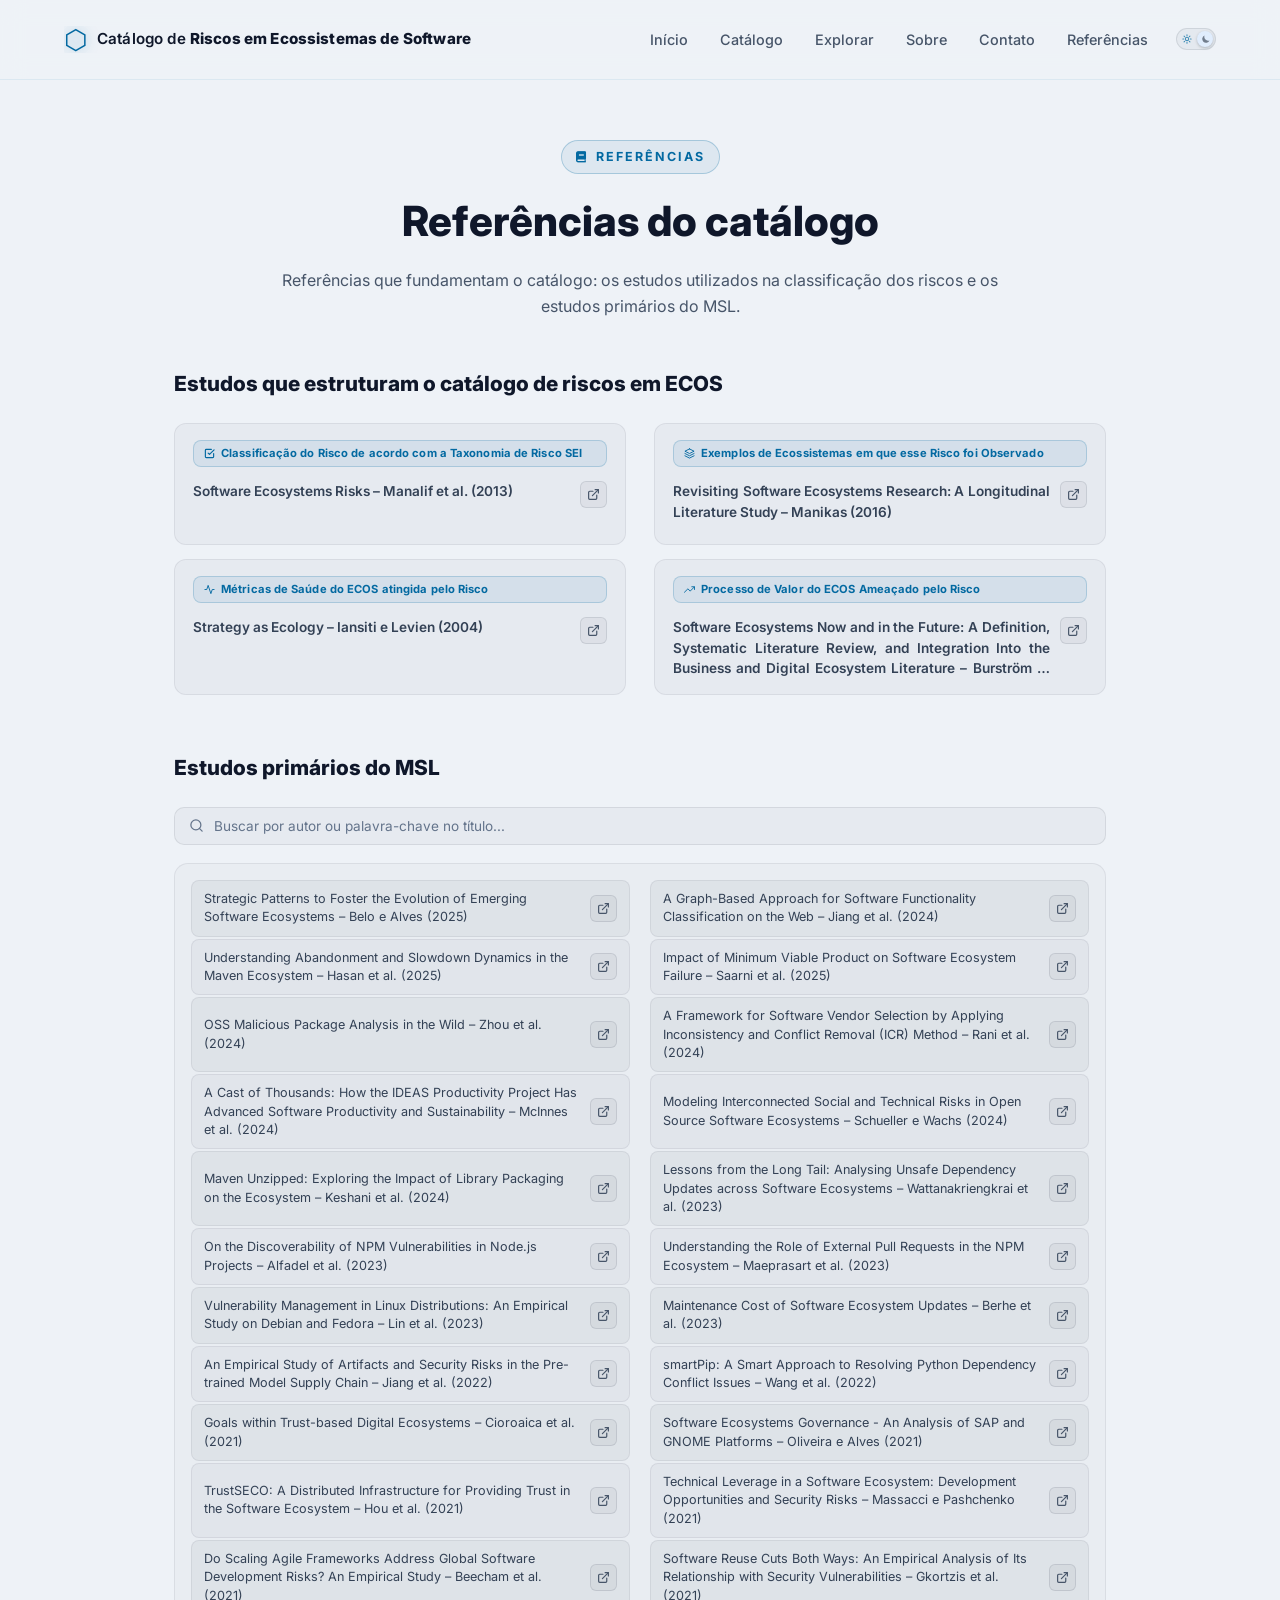
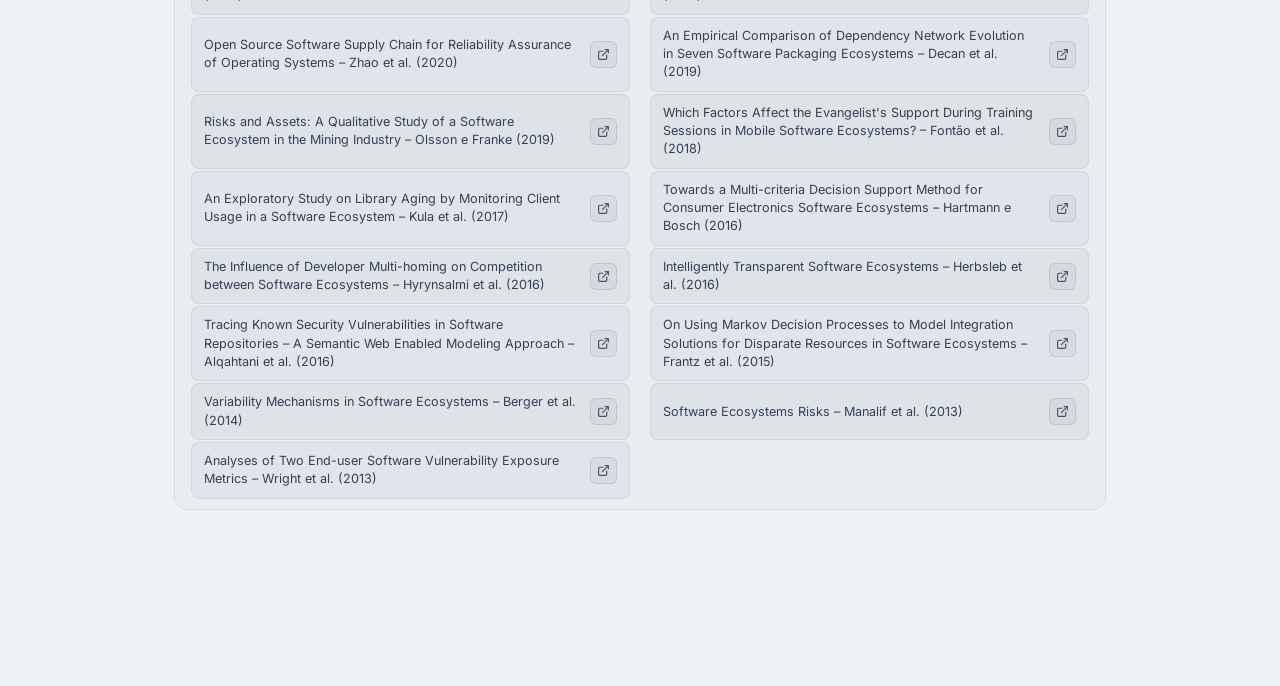
<file: referencias.html>
<!DOCTYPE html>
<html lang="pt-br">
<head>
    <script>(function(){try{var t=localStorage.getItem('seco-risk-theme');document.documentElement.setAttribute('data-theme', t==='dark' ? 'dark' : 'light');}catch(e){document.documentElement.setAttribute('data-theme','light');}})();</script>
    
    <meta charset="UTF-8">
    <meta name="viewport" content="width=device-width, initial-scale=1.0">
    <title>Referências | Catálogo de Riscos em Ecossistemas de Software</title>
    <link rel="icon" type="image/svg+xml" href="data:image/svg+xml,<svg xmlns='http://www.w3.org/2000/svg' viewBox='0 0 100 100'><polygon points='50,5 93,27.5 93,72.5 50,95 7,72.5 7,27.5' fill='none' stroke='%2338bdf8' stroke-width='10'/><polygon points='50,22 78,37.5 78,67.5 50,83 22,67.5 22,37.5' fill='%2338bdf8' opacity='0.2'/></svg>">
    <link rel="stylesheet" href="style.css">
    <link rel="stylesheet" href="https://fonts.googleapis.com/css2?family=Inter:wght@400;600;800&display=swap">
    <link rel="stylesheet" href="https://cdnjs.cloudflare.com/ajax/libs/font-awesome/6.0.0/css/all.min.css">
    <style>
                /* ── Layout geral da página ── */
        .refs-section { padding-top: calc(var(--nav-height) + 60px); padding-bottom: 120px; }
        .refs-container { max-width: 980px; margin: 0 auto; padding: 0 24px; }
        .refs-intro { max-width: 720px; margin: 0 auto 3rem; text-align: center; }
        .refs-intro p { text-align: center; }

        .refs-block { margin-bottom: 3.5rem; }
        .refs-block-head { display: flex; align-items: baseline; gap: 10px; margin-bottom: 1.4rem; }
        .refs-block-title { font-size: 1.3rem; font-weight: 800; color: var(--text-high); }
        .refs-block-count {
            font-size: 0.75rem;
            font-weight: 700;
            color: var(--accent);
            background: rgba(var(--accent-rgb), 0.1);
            border: 1px solid rgba(var(--accent-rgb), 0.25);
            border-radius: 100px;
            padding: 3px 11px;
        }
        .refs-block-desc { color: #64748b; font-size: 0.88rem; margin: -0.8rem 0 1.4rem; line-height: 1.6; }

        /* ── Referências teóricas: grid de cards de texto ── */
        .theory-list {
            list-style: none;
            margin: 0;
            padding: 0;
            display: grid;
            grid-template-columns: 1fr 1fr;
            gap: 14px 28px;
        }
        .theory-item {
            display: flex;
            padding: 16px 18px;
            background: rgba(var(--overlay-rgb), 0.03);
            border: 1px solid rgba(var(--overlay-rgb), 0.07);
            border-radius: 12px;
            min-height: 122px;
        }
        .theory-content {
            display: flex;
            flex-direction: column;
            gap: 4px;
            min-width: 0;
            width: 100%;
        }
        .theory-desc {
            font-size: 0.82rem;
            color: #64748b;
            line-height: 1.5;
            margin: 0;
        }
        .theory-title-row {
            display: flex;
            align-items: flex-start;
            gap: 10px;
            margin-top: 2px;
        }
        .theory-title {
            font-size: 0.85rem;
            font-weight: 600;
            color: var(--text-mid) !important;
            margin-bottom: 0 !important;
            flex: 1;
            min-width: 0;
            display: -webkit-box;
            -webkit-line-clamp: 3;
            line-clamp: 3;
            -webkit-box-orient: vertical;
            overflow: hidden;
        }
        .theory-title-row .btn-acessar-artigo {
            flex-shrink: 0;
            padding: 6px;
            margin-top: 0;
        }
        .theory-contribution {
            display: inline-flex;
            align-items: flex-start;
            gap: 6px;
            font-size: 0.7rem;
            font-weight: 700;
            letter-spacing: 0.1px;
            color: var(--accent);
            background: rgba(var(--accent-rgb), 0.08);
            border: 1px solid rgba(var(--accent-rgb), 0.2);
            border-radius: 8px;
            padding: 5px 10px;
            margin-bottom: 8px;
            line-height: 1.35;
        }
        .theory-contribution svg { flex-shrink: 0; margin-top: 2px; }

        /* ── Estudos primários: lista dentro de um card ── */
        .studies-card {
            background: rgba(var(--overlay-rgb), 0.02);
            border: 1px solid rgba(var(--overlay-rgb), 0.07);
            border-radius: 14px;
            padding: 16px 16px 10px;
        }
        .studies-search {
            display: flex;
            align-items: center;
            gap: 10px;
            background: rgba(var(--overlay-rgb), 0.03);
            border: 1px solid rgba(var(--overlay-rgb), 0.09);
            border-radius: 10px;
            padding: 10px 14px;
            margin-bottom: 18px;
            color: #64748b;
            transition: border-color 0.15s;
        }
        .studies-search:focus-within { border-color: rgba(var(--accent-rgb), 0.4); }
        .studies-search svg { flex-shrink: 0; }
        .studies-search input {
            flex: 1;
            background: none;
            border: none;
            outline: none;
            color: var(--text-mid);
            font-family: 'Inter', sans-serif;
            font-size: 0.85rem;
        }
        .studies-search input::placeholder { color: #64748b; }
        .studies-empty {
            text-align: center;
            color: #64748b;
            font-size: 0.85rem;
            padding: 30px 0;
        }
        .studies-card .studies-list {
            display: grid;
            grid-template-columns: 1fr 1fr;
            gap: 2px 20px;
        }
        .studies-card .study-entry {
            align-items: center;
            padding: 9px 12px;
        }
        .studies-card .study-entry-title { flex: 1; min-width: 0; }
        .studies-card .btn-acessar-artigo { padding: 6px; margin-top: 0; }
        @media (max-width: 720px) {
            .studies-card .studies-list { grid-template-columns: 1fr; }
        }
        /* Zebra striping por linha (funciona em pares, já que a grade tem 2 colunas) */
        .studies-card .study-entry:nth-child(4n+1),
        .studies-card .study-entry:nth-child(4n+2) { background: rgba(var(--overlay-rgb), 0.045); }

        /* ── Responsivo ── */
        @media (max-width: 768px) {
            .theory-list { grid-template-columns: 1fr; }
        }
    </style>
</head>
<body>
    <header class="navbar">
        <nav class="nav-container">
            <a href="index.html" class="logo" aria-label="Catálogo de Riscos em Ecossistemas de Software">
                <span class="logo-icon">⬡</span>
                <span class="logo-text">Catálogo de <span class="logo-highlight">Riscos em Ecossistemas de Software</span></span>
            </a>
            <ul class="nav-links" id="navLinks">
                <li><a href="index.html" onclick="closeMenu()">Início</a></li>
                <li><a href="index.html#catalogo" onclick="closeMenu()">Catálogo</a></li>
                <li><a href="explorar.html" onclick="closeMenu()">Explorar</a></li>
                <li><a href="sobre.html" onclick="closeMenu()">Sobre</a></li>
                <li><a href="index.html#contato" onclick="closeMenu()">Contato</a></li>
                <li><a href="referencias.html" onclick="closeMenu()">Referências</a></li>
            </ul>
            <button class="theme-toggle" id="themeToggle" type="button" role="switch" aria-checked="false" aria-label="Alternar entre modo dia e modo noturno">
                <span class="theme-toggle-track">
                    <span class="theme-toggle-icon theme-toggle-icon-sun" aria-hidden="true"><svg width="12" height="12" viewBox="0 0 24 24" fill="none" stroke="currentColor" stroke-width="2.5" stroke-linecap="round"><circle cx="12" cy="12" r="4"/><path d="M12 2v2M12 20v2M4.93 4.93l1.41 1.41M17.66 17.66l1.41 1.41M2 12h2M20 12h2M4.93 19.07l1.41-1.41M17.66 6.34l1.41-1.41"/></svg></span>
                    <span class="theme-toggle-icon theme-toggle-icon-moon" aria-hidden="true"><svg width="12" height="12" viewBox="0 0 24 24" fill="currentColor"><path d="M20.354 15.354A9 9 0 018.646 3.646 9.003 9.003 0 1020.354 15.354z"/></svg></span>
                    <span class="theme-toggle-thumb"></span>
                </span>
            </button>
            <button class="hamburger" id="hamburger" aria-label="Menu" onclick="toggleMenu()">
                <span></span><span></span><span></span>
            </button>
        </nav>
    </header>

    <section id="referencias" class="refs-section">
        <div class="refs-container">

            <div class="refs-intro">
                <span class="tag-small" style="
                    color: var(--accent);
                    display: inline-flex;
                    align-items: center;
                    gap: 8px;
                    font-size: 0.78rem;
                    letter-spacing: 2px;
                    font-weight: 700;
                    text-transform: uppercase;
                    padding: 6px 14px;
                    border: 1px solid rgba(var(--accent-rgb), 0.25);
                    border-radius: 100px;
                    background: rgba(var(--accent-rgb), 0.07);
                    margin-bottom: 24px;
                ">
                    <i class="fas fa-book" style="font-size:0.7rem;"></i>
                    REFERÊNCIAS
                </span>
                <h2 style="font-size: clamp(1.8rem, 3.5vw, 2.6rem); line-height: 1.15; margin-bottom: 1.4rem; color: var(--text-high); font-weight: 800;">Referências do catálogo</h2>
                <p style="color:var(--text-low);">Referências que fundamentam o catálogo: os estudos utilizados na classificação dos riscos e os estudos primários do MSL.</p>
            </div>

            <!-- ── Bloco 1: Referências teóricas ── -->
            <div class="refs-block">
                <div class="refs-block-head">
                    <h3 class="refs-block-title">Estudos que estruturam o catálogo de riscos em ECOS</h3>
                </div>
                <ul class="theory-list">
                            <li class="theory-item">
                                <div class="theory-content">
                                    <span class="theory-contribution">
                                        <svg width="11" height="11" viewBox="0 0 24 24" fill="none" stroke="currentColor" stroke-width="2.5" stroke-linecap="round" stroke-linejoin="round"><path d="M9 11l3 3L22 4"/><path d="M21 12v7a2 2 0 0 1-2 2H5a2 2 0 0 1-2-2V5a2 2 0 0 1 2-2h11"/></svg>
                                        Classificação do Risco de acordo com a Taxonomia de Risco SEI
                                    </span>
                                    <div class="theory-title-row">
                                        <p class="theory-desc theory-title">Software Ecosystems Risks – Manalif et al. (2013)</p>
                                        <a href="https://doi.org/10.5220/0004589904170422" target="_blank" rel="noopener" class="btn-acessar-artigo" title="Abrir artigo original em nova aba" aria-label="Abrir artigo original em nova aba">
                                            <svg width="13" height="13" viewBox="0 0 24 24" fill="none" stroke="currentColor" stroke-width="2.2" stroke-linecap="round" stroke-linejoin="round"><path d="M18 13v6a2 2 0 0 1-2 2H5a2 2 0 0 1-2-2V8a2 2 0 0 1 2-2h6"/><polyline points="15 3 21 3 21 9"/><line x1="10" y1="14" x2="21" y2="3"/></svg>
                                        </a>
                                    </div>
                                </div>
                            </li>
                            <li class="theory-item">
                                <div class="theory-content">
                                    <span class="theory-contribution">
                                        <svg width="11" height="11" viewBox="0 0 24 24" fill="none" stroke="currentColor" stroke-width="2" stroke-linecap="round" stroke-linejoin="round"><polygon points="12 2 2 7 12 12 22 7 12 2"/><polyline points="2 17 12 22 22 17"/><polyline points="2 12 12 17 22 12"/></svg>
                                        Exemplos de Ecossistemas em que esse Risco foi Observado
                                    </span>
                                    <div class="theory-title-row">
                                        <p class="theory-desc theory-title">Revisiting Software Ecosystems Research: A Longitudinal Literature Study – Manikas (2016)</p>
                                        <a href="https://doi.org/10.1016/j.jss.2016.02.003" target="_blank" rel="noopener" class="btn-acessar-artigo" title="Abrir artigo original em nova aba" aria-label="Abrir artigo original em nova aba">
                                            <svg width="13" height="13" viewBox="0 0 24 24" fill="none" stroke="currentColor" stroke-width="2.2" stroke-linecap="round" stroke-linejoin="round"><path d="M18 13v6a2 2 0 0 1-2 2H5a2 2 0 0 1-2-2V8a2 2 0 0 1 2-2h6"/><polyline points="15 3 21 3 21 9"/><line x1="10" y1="14" x2="21" y2="3"/></svg>
                                        </a>
                                    </div>
                                </div>
                            </li>
                            <li class="theory-item">
                                <div class="theory-content">
                                    <span class="theory-contribution">
                                        <svg width="11" height="11" viewBox="0 0 24 24" fill="none" stroke="currentColor" stroke-width="2" stroke-linecap="round" stroke-linejoin="round"><polyline points="22 12 18 12 15 21 9 3 6 12 2 12"/></svg>
                                        Métricas de Saúde do ECOS atingida pelo Risco
                                    </span>
                                    <div class="theory-title-row">
                                        <p class="theory-desc theory-title">Strategy as Ecology – Iansiti e Levien (2004)</p>
                                        <a href="https://hbr.org/2004/03/strategy-as-ecology" target="_blank" rel="noopener" class="btn-acessar-artigo" title="Abrir artigo original em nova aba" aria-label="Abrir artigo original em nova aba">
                                            <svg width="13" height="13" viewBox="0 0 24 24" fill="none" stroke="currentColor" stroke-width="2.2" stroke-linecap="round" stroke-linejoin="round"><path d="M18 13v6a2 2 0 0 1-2 2H5a2 2 0 0 1-2-2V8a2 2 0 0 1 2-2h6"/><polyline points="15 3 21 3 21 9"/><line x1="10" y1="14" x2="21" y2="3"/></svg>
                                        </a>
                                    </div>
                                </div>
                            </li>
                            <li class="theory-item">
                                <div class="theory-content">
                                    <span class="theory-contribution">
                                        <svg width="11" height="11" viewBox="0 0 24 24" fill="none" stroke="currentColor" stroke-width="2" stroke-linecap="round" stroke-linejoin="round"><polyline points="23 6 13.5 15.5 8.5 10.5 1 18"/><polyline points="17 6 23 6 23 12"/></svg>
                                        Processo de Valor do ECOS Ameaçado pelo Risco
                                    </span>
                                    <div class="theory-title-row">
                                        <p class="theory-desc theory-title">Software Ecosystems Now and in the Future: A Definition, Systematic Literature Review, and Integration Into the Business and Digital Ecosystem Literature – Burström et al. (2022)</p>
                                        <a href="https://doi.org/10.1109/TEM.2022.3216633" target="_blank" rel="noopener" class="btn-acessar-artigo" title="Abrir artigo original em nova aba" aria-label="Abrir artigo original em nova aba">
                                            <svg width="13" height="13" viewBox="0 0 24 24" fill="none" stroke="currentColor" stroke-width="2.2" stroke-linecap="round" stroke-linejoin="round"><path d="M18 13v6a2 2 0 0 1-2 2H5a2 2 0 0 1-2-2V8a2 2 0 0 1 2-2h6"/><polyline points="15 3 21 3 21 9"/><line x1="10" y1="14" x2="21" y2="3"/></svg>
                                        </a>
                                    </div>
                                </div>
                            </li>
                </ul>
            </div>

            <!-- ── Bloco 2: Estudos primários do MSL ── -->
            <div class="refs-block">
                <div class="refs-block-head">
                    <h3 class="refs-block-title">Estudos primários do MSL</h3>
                </div>
                <div class="studies-search">
                    <svg width="15" height="15" viewBox="0 0 24 24" fill="none" stroke="currentColor" stroke-width="2" stroke-linecap="round" stroke-linejoin="round"><circle cx="11" cy="11" r="8"/><line x1="21" y1="21" x2="16.65" y2="16.65"/></svg>
                    <input type="text" id="studiesSearchInput" placeholder="Buscar por autor ou palavra-chave no título..." autocomplete="off" oninput="filtrarEstudosPrimarios(this.value)">
                </div>
                <div class="studies-card">
                    <div class="studies-list">
                            <div class="study-entry" data-search="strategic patterns to foster the evolution of emerging software ecosystems – belo e alves (2025)">
                                <span class="study-entry-title">Strategic Patterns to Foster the Evolution of Emerging Software Ecosystems – Belo e Alves (2025)</span>
                                <a href="https://doi.org/10.1002/smr.2747" target="_blank" rel="noopener" class="btn-acessar-artigo" title="Abrir artigo original em nova aba" aria-label="Abrir artigo original em nova aba">
                                    <svg width="13" height="13" viewBox="0 0 24 24" fill="none" stroke="currentColor" stroke-width="2.2" stroke-linecap="round" stroke-linejoin="round"><path d="M18 13v6a2 2 0 0 1-2 2H5a2 2 0 0 1-2-2V8a2 2 0 0 1 2-2h6"/><polyline points="15 3 21 3 21 9"/><line x1="10" y1="14" x2="21" y2="3"/></svg>
                                </a>
                            </div>
                            <div class="study-entry" data-search="a graph-based approach for software functionality classification on the web – jiang et al. (2024)">
                                <span class="study-entry-title">A Graph-Based Approach for Software Functionality Classification on the Web – Jiang et al. (2024)</span>
                                <a href="https://doi.org/10.1007/978-981-96-0576-7_5" target="_blank" rel="noopener" class="btn-acessar-artigo" title="Abrir artigo original em nova aba" aria-label="Abrir artigo original em nova aba">
                                    <svg width="13" height="13" viewBox="0 0 24 24" fill="none" stroke="currentColor" stroke-width="2.2" stroke-linecap="round" stroke-linejoin="round"><path d="M18 13v6a2 2 0 0 1-2 2H5a2 2 0 0 1-2-2V8a2 2 0 0 1 2-2h6"/><polyline points="15 3 21 3 21 9"/><line x1="10" y1="14" x2="21" y2="3"/></svg>
                                </a>
                            </div>
                            <div class="study-entry" data-search="understanding abandonment and slowdown dynamics in the maven ecosystem – hasan et al. (2025)">
                                <span class="study-entry-title">Understanding Abandonment and Slowdown Dynamics in the Maven Ecosystem – Hasan et al. (2025)</span>
                                <a href="https://doi.org/10.1109/MSR66628.2025.00065" target="_blank" rel="noopener" class="btn-acessar-artigo" title="Abrir artigo original em nova aba" aria-label="Abrir artigo original em nova aba">
                                    <svg width="13" height="13" viewBox="0 0 24 24" fill="none" stroke="currentColor" stroke-width="2.2" stroke-linecap="round" stroke-linejoin="round"><path d="M18 13v6a2 2 0 0 1-2 2H5a2 2 0 0 1-2-2V8a2 2 0 0 1 2-2h6"/><polyline points="15 3 21 3 21 9"/><line x1="10" y1="14" x2="21" y2="3"/></svg>
                                </a>
                            </div>
                            <div class="study-entry" data-search="impact of minimum viable product on software ecosystem failure – saarni et al. (2025)">
                                <span class="study-entry-title">Impact of Minimum Viable Product on Software Ecosystem Failure – Saarni et al. (2025)</span>
                                <a href="https://doi.org/10.1016/j.infsof.2024.107612" target="_blank" rel="noopener" class="btn-acessar-artigo" title="Abrir artigo original em nova aba" aria-label="Abrir artigo original em nova aba">
                                    <svg width="13" height="13" viewBox="0 0 24 24" fill="none" stroke="currentColor" stroke-width="2.2" stroke-linecap="round" stroke-linejoin="round"><path d="M18 13v6a2 2 0 0 1-2 2H5a2 2 0 0 1-2-2V8a2 2 0 0 1 2-2h6"/><polyline points="15 3 21 3 21 9"/><line x1="10" y1="14" x2="21" y2="3"/></svg>
                                </a>
                            </div>
                            <div class="study-entry" data-search="oss malicious package analysis in the wild – zhou et al. (2024)">
                                <span class="study-entry-title">OSS Malicious Package Analysis in the Wild – Zhou et al. (2024)</span>
                                <a href="https://doi.org/10.1109/DSN64029.2025.00045" target="_blank" rel="noopener" class="btn-acessar-artigo" title="Abrir artigo original em nova aba" aria-label="Abrir artigo original em nova aba">
                                    <svg width="13" height="13" viewBox="0 0 24 24" fill="none" stroke="currentColor" stroke-width="2.2" stroke-linecap="round" stroke-linejoin="round"><path d="M18 13v6a2 2 0 0 1-2 2H5a2 2 0 0 1-2-2V8a2 2 0 0 1 2-2h6"/><polyline points="15 3 21 3 21 9"/><line x1="10" y1="14" x2="21" y2="3"/></svg>
                                </a>
                            </div>
                            <div class="study-entry" data-search="a framework for software vendor selection by applying inconsistency and conflict removal (icr) method – rani et al. (2024)">
                                <span class="study-entry-title">A Framework for Software Vendor Selection by Applying Inconsistency and Conflict Removal (ICR) Method – Rani et al. (2024)</span>
                                <a href="https://doi.org/10.1007/s13198-023-02190-x" target="_blank" rel="noopener" class="btn-acessar-artigo" title="Abrir artigo original em nova aba" aria-label="Abrir artigo original em nova aba">
                                    <svg width="13" height="13" viewBox="0 0 24 24" fill="none" stroke="currentColor" stroke-width="2.2" stroke-linecap="round" stroke-linejoin="round"><path d="M18 13v6a2 2 0 0 1-2 2H5a2 2 0 0 1-2-2V8a2 2 0 0 1 2-2h6"/><polyline points="15 3 21 3 21 9"/><line x1="10" y1="14" x2="21" y2="3"/></svg>
                                </a>
                            </div>
                            <div class="study-entry" data-search="a cast of thousands: how the ideas productivity project has advanced software productivity and sustainability – mcinnes et al. (2024)">
                                <span class="study-entry-title">A Cast of Thousands: How the IDEAS Productivity Project Has Advanced Software Productivity and Sustainability – McInnes et al. (2024)</span>
                                <a href="https://doi.org/10.1109/MCSE.2024.3383799" target="_blank" rel="noopener" class="btn-acessar-artigo" title="Abrir artigo original em nova aba" aria-label="Abrir artigo original em nova aba">
                                    <svg width="13" height="13" viewBox="0 0 24 24" fill="none" stroke="currentColor" stroke-width="2.2" stroke-linecap="round" stroke-linejoin="round"><path d="M18 13v6a2 2 0 0 1-2 2H5a2 2 0 0 1-2-2V8a2 2 0 0 1 2-2h6"/><polyline points="15 3 21 3 21 9"/><line x1="10" y1="14" x2="21" y2="3"/></svg>
                                </a>
                            </div>
                            <div class="study-entry" data-search="modeling interconnected social and technical risks in open source software ecosystems – schueller e wachs (2024)">
                                <span class="study-entry-title">Modeling Interconnected Social and Technical Risks in Open Source Software Ecosystems – Schueller e Wachs (2024)</span>
                                <a href="https://doi.org/10.1177/26339137241231912" target="_blank" rel="noopener" class="btn-acessar-artigo" title="Abrir artigo original em nova aba" aria-label="Abrir artigo original em nova aba">
                                    <svg width="13" height="13" viewBox="0 0 24 24" fill="none" stroke="currentColor" stroke-width="2.2" stroke-linecap="round" stroke-linejoin="round"><path d="M18 13v6a2 2 0 0 1-2 2H5a2 2 0 0 1-2-2V8a2 2 0 0 1 2-2h6"/><polyline points="15 3 21 3 21 9"/><line x1="10" y1="14" x2="21" y2="3"/></svg>
                                </a>
                            </div>
                            <div class="study-entry" data-search="maven unzipped: exploring the impact of library packaging on the ecosystem – keshani et al. (2024)">
                                <span class="study-entry-title">Maven Unzipped: Exploring the Impact of Library Packaging on the Ecosystem – Keshani et al. (2024)</span>
                                <a href="https://doi.org/10.1109/ICSME58944.2024.00016" target="_blank" rel="noopener" class="btn-acessar-artigo" title="Abrir artigo original em nova aba" aria-label="Abrir artigo original em nova aba">
                                    <svg width="13" height="13" viewBox="0 0 24 24" fill="none" stroke="currentColor" stroke-width="2.2" stroke-linecap="round" stroke-linejoin="round"><path d="M18 13v6a2 2 0 0 1-2 2H5a2 2 0 0 1-2-2V8a2 2 0 0 1 2-2h6"/><polyline points="15 3 21 3 21 9"/><line x1="10" y1="14" x2="21" y2="3"/></svg>
                                </a>
                            </div>
                            <div class="study-entry" data-search="lessons from the long tail: analysing unsafe dependency updates across software ecosystems – wattanakriengkrai et al. (2023)">
                                <span class="study-entry-title">Lessons from the Long Tail: Analysing Unsafe Dependency Updates across Software Ecosystems – Wattanakriengkrai et al. (2023)</span>
                                <a href="https://doi.org/10.1145/3611643.3613086" target="_blank" rel="noopener" class="btn-acessar-artigo" title="Abrir artigo original em nova aba" aria-label="Abrir artigo original em nova aba">
                                    <svg width="13" height="13" viewBox="0 0 24 24" fill="none" stroke="currentColor" stroke-width="2.2" stroke-linecap="round" stroke-linejoin="round"><path d="M18 13v6a2 2 0 0 1-2 2H5a2 2 0 0 1-2-2V8a2 2 0 0 1 2-2h6"/><polyline points="15 3 21 3 21 9"/><line x1="10" y1="14" x2="21" y2="3"/></svg>
                                </a>
                            </div>
                            <div class="study-entry" data-search="on the discoverability of npm vulnerabilities in node.js projects – alfadel et al. (2023)">
                                <span class="study-entry-title">On the Discoverability of NPM Vulnerabilities in Node.js Projects – Alfadel et al. (2023)</span>
                                <a href="https://doi.org/10.1145/3571848" target="_blank" rel="noopener" class="btn-acessar-artigo" title="Abrir artigo original em nova aba" aria-label="Abrir artigo original em nova aba">
                                    <svg width="13" height="13" viewBox="0 0 24 24" fill="none" stroke="currentColor" stroke-width="2.2" stroke-linecap="round" stroke-linejoin="round"><path d="M18 13v6a2 2 0 0 1-2 2H5a2 2 0 0 1-2-2V8a2 2 0 0 1 2-2h6"/><polyline points="15 3 21 3 21 9"/><line x1="10" y1="14" x2="21" y2="3"/></svg>
                                </a>
                            </div>
                            <div class="study-entry" data-search="understanding the role of external pull requests in the npm ecosystem – maeprasart et al. (2023)">
                                <span class="study-entry-title">Understanding the Role of External Pull Requests in the NPM Ecosystem – Maeprasart et al. (2023)</span>
                                <a href="https://doi.org/10.1007/s10664-023-10315-w" target="_blank" rel="noopener" class="btn-acessar-artigo" title="Abrir artigo original em nova aba" aria-label="Abrir artigo original em nova aba">
                                    <svg width="13" height="13" viewBox="0 0 24 24" fill="none" stroke="currentColor" stroke-width="2.2" stroke-linecap="round" stroke-linejoin="round"><path d="M18 13v6a2 2 0 0 1-2 2H5a2 2 0 0 1-2-2V8a2 2 0 0 1 2-2h6"/><polyline points="15 3 21 3 21 9"/><line x1="10" y1="14" x2="21" y2="3"/></svg>
                                </a>
                            </div>
                            <div class="study-entry" data-search="vulnerability management in linux distributions: an empirical study on debian and fedora – lin et al. (2023)">
                                <span class="study-entry-title">Vulnerability Management in Linux Distributions: An Empirical Study on Debian and Fedora – Lin et al. (2023)</span>
                                <a href="https://doi.org/10.1007/s10664-022-10267-7" target="_blank" rel="noopener" class="btn-acessar-artigo" title="Abrir artigo original em nova aba" aria-label="Abrir artigo original em nova aba">
                                    <svg width="13" height="13" viewBox="0 0 24 24" fill="none" stroke="currentColor" stroke-width="2.2" stroke-linecap="round" stroke-linejoin="round"><path d="M18 13v6a2 2 0 0 1-2 2H5a2 2 0 0 1-2-2V8a2 2 0 0 1 2-2h6"/><polyline points="15 3 21 3 21 9"/><line x1="10" y1="14" x2="21" y2="3"/></svg>
                                </a>
                            </div>
                            <div class="study-entry" data-search="maintenance cost of software ecosystem updates – berhe et al. (2023)">
                                <span class="study-entry-title">Maintenance Cost of Software Ecosystem Updates – Berhe et al. (2023)</span>
                                <a href="https://doi.org/10.1016/j.procs.2023.03.077" target="_blank" rel="noopener" class="btn-acessar-artigo" title="Abrir artigo original em nova aba" aria-label="Abrir artigo original em nova aba">
                                    <svg width="13" height="13" viewBox="0 0 24 24" fill="none" stroke="currentColor" stroke-width="2.2" stroke-linecap="round" stroke-linejoin="round"><path d="M18 13v6a2 2 0 0 1-2 2H5a2 2 0 0 1-2-2V8a2 2 0 0 1 2-2h6"/><polyline points="15 3 21 3 21 9"/><line x1="10" y1="14" x2="21" y2="3"/></svg>
                                </a>
                            </div>
                            <div class="study-entry" data-search="an empirical study of artifacts and security risks in the pre-trained model supply chain – jiang et al. (2022)">
                                <span class="study-entry-title">An Empirical Study of Artifacts and Security Risks in the Pre-trained Model Supply Chain – Jiang et al. (2022)</span>
                                <a href="https://doi.org/10.1145/3560835.3564547" target="_blank" rel="noopener" class="btn-acessar-artigo" title="Abrir artigo original em nova aba" aria-label="Abrir artigo original em nova aba">
                                    <svg width="13" height="13" viewBox="0 0 24 24" fill="none" stroke="currentColor" stroke-width="2.2" stroke-linecap="round" stroke-linejoin="round"><path d="M18 13v6a2 2 0 0 1-2 2H5a2 2 0 0 1-2-2V8a2 2 0 0 1 2-2h6"/><polyline points="15 3 21 3 21 9"/><line x1="10" y1="14" x2="21" y2="3"/></svg>
                                </a>
                            </div>
                            <div class="study-entry" data-search="smartpip: a smart approach to resolving python dependency conflict issues – wang et al. (2022)">
                                <span class="study-entry-title">smartPip: A Smart Approach to Resolving Python Dependency Conflict Issues – Wang et al. (2022)</span>
                                <a href="https://doi.org/10.1145/3551349.3560437" target="_blank" rel="noopener" class="btn-acessar-artigo" title="Abrir artigo original em nova aba" aria-label="Abrir artigo original em nova aba">
                                    <svg width="13" height="13" viewBox="0 0 24 24" fill="none" stroke="currentColor" stroke-width="2.2" stroke-linecap="round" stroke-linejoin="round"><path d="M18 13v6a2 2 0 0 1-2 2H5a2 2 0 0 1-2-2V8a2 2 0 0 1 2-2h6"/><polyline points="15 3 21 3 21 9"/><line x1="10" y1="14" x2="21" y2="3"/></svg>
                                </a>
                            </div>
                            <div class="study-entry" data-search="goals within trust-based digital ecosystems – cioroaica et al. (2021)">
                                <span class="study-entry-title">Goals within Trust-based Digital Ecosystems – Cioroaica et al. (2021)</span>
                                <a href="https://doi.org/10.1109/SESoS-WDES52566.2021.00006" target="_blank" rel="noopener" class="btn-acessar-artigo" title="Abrir artigo original em nova aba" aria-label="Abrir artigo original em nova aba">
                                    <svg width="13" height="13" viewBox="0 0 24 24" fill="none" stroke="currentColor" stroke-width="2.2" stroke-linecap="round" stroke-linejoin="round"><path d="M18 13v6a2 2 0 0 1-2 2H5a2 2 0 0 1-2-2V8a2 2 0 0 1 2-2h6"/><polyline points="15 3 21 3 21 9"/><line x1="10" y1="14" x2="21" y2="3"/></svg>
                                </a>
                            </div>
                            <div class="study-entry" data-search="software ecosystems governance - an analysis of sap and gnome platforms – oliveira e alves (2021)">
                                <span class="study-entry-title">Software Ecosystems Governance - An Analysis of SAP and GNOME Platforms – Oliveira e Alves (2021)</span>
                                <a href="https://doi.org/10.1109/SEAA53835.2021.00045" target="_blank" rel="noopener" class="btn-acessar-artigo" title="Abrir artigo original em nova aba" aria-label="Abrir artigo original em nova aba">
                                    <svg width="13" height="13" viewBox="0 0 24 24" fill="none" stroke="currentColor" stroke-width="2.2" stroke-linecap="round" stroke-linejoin="round"><path d="M18 13v6a2 2 0 0 1-2 2H5a2 2 0 0 1-2-2V8a2 2 0 0 1 2-2h6"/><polyline points="15 3 21 3 21 9"/><line x1="10" y1="14" x2="21" y2="3"/></svg>
                                </a>
                            </div>
                            <div class="study-entry" data-search="trustseco: a distributed infrastructure for providing trust in the software ecosystem – hou et al. (2021)">
                                <span class="study-entry-title">TrustSECO: A Distributed Infrastructure for Providing Trust in the Software Ecosystem – Hou et al. (2021)</span>
                                <a href="https://doi.org/10.1007/978-3-030-79022-6_11" target="_blank" rel="noopener" class="btn-acessar-artigo" title="Abrir artigo original em nova aba" aria-label="Abrir artigo original em nova aba">
                                    <svg width="13" height="13" viewBox="0 0 24 24" fill="none" stroke="currentColor" stroke-width="2.2" stroke-linecap="round" stroke-linejoin="round"><path d="M18 13v6a2 2 0 0 1-2 2H5a2 2 0 0 1-2-2V8a2 2 0 0 1 2-2h6"/><polyline points="15 3 21 3 21 9"/><line x1="10" y1="14" x2="21" y2="3"/></svg>
                                </a>
                            </div>
                            <div class="study-entry" data-search="technical leverage in a software ecosystem: development opportunities and security risks – massacci e pashchenko (2021)">
                                <span class="study-entry-title">Technical Leverage in a Software Ecosystem: Development Opportunities and Security Risks – Massacci e Pashchenko (2021)</span>
                                <a href="https://doi.org/10.1109/ICSE43902.2021.00125" target="_blank" rel="noopener" class="btn-acessar-artigo" title="Abrir artigo original em nova aba" aria-label="Abrir artigo original em nova aba">
                                    <svg width="13" height="13" viewBox="0 0 24 24" fill="none" stroke="currentColor" stroke-width="2.2" stroke-linecap="round" stroke-linejoin="round"><path d="M18 13v6a2 2 0 0 1-2 2H5a2 2 0 0 1-2-2V8a2 2 0 0 1 2-2h6"/><polyline points="15 3 21 3 21 9"/><line x1="10" y1="14" x2="21" y2="3"/></svg>
                                </a>
                            </div>
                            <div class="study-entry" data-search="do scaling agile frameworks address global software development risks? an empirical study – beecham et al. (2021)">
                                <span class="study-entry-title">Do Scaling Agile Frameworks Address Global Software Development Risks? An Empirical Study – Beecham et al. (2021)</span>
                                <a href="https://doi.org/10.1016/j.jss.2020.110823" target="_blank" rel="noopener" class="btn-acessar-artigo" title="Abrir artigo original em nova aba" aria-label="Abrir artigo original em nova aba">
                                    <svg width="13" height="13" viewBox="0 0 24 24" fill="none" stroke="currentColor" stroke-width="2.2" stroke-linecap="round" stroke-linejoin="round"><path d="M18 13v6a2 2 0 0 1-2 2H5a2 2 0 0 1-2-2V8a2 2 0 0 1 2-2h6"/><polyline points="15 3 21 3 21 9"/><line x1="10" y1="14" x2="21" y2="3"/></svg>
                                </a>
                            </div>
                            <div class="study-entry" data-search="software reuse cuts both ways: an empirical analysis of its relationship with security vulnerabilities – gkortzis et al. (2021)">
                                <span class="study-entry-title">Software Reuse Cuts Both Ways: An Empirical Analysis of Its Relationship with Security Vulnerabilities – Gkortzis et al. (2021)</span>
                                <a href="https://doi.org/10.1016/j.jss.2020.110653" target="_blank" rel="noopener" class="btn-acessar-artigo" title="Abrir artigo original em nova aba" aria-label="Abrir artigo original em nova aba">
                                    <svg width="13" height="13" viewBox="0 0 24 24" fill="none" stroke="currentColor" stroke-width="2.2" stroke-linecap="round" stroke-linejoin="round"><path d="M18 13v6a2 2 0 0 1-2 2H5a2 2 0 0 1-2-2V8a2 2 0 0 1 2-2h6"/><polyline points="15 3 21 3 21 9"/><line x1="10" y1="14" x2="21" y2="3"/></svg>
                                </a>
                            </div>
                            <div class="study-entry" data-search="open source software supply chain for reliability assurance of operating systems – zhao et al. (2020)">
                                <span class="study-entry-title">Open Source Software Supply Chain for Reliability Assurance of Operating Systems – Zhao et al. (2020)</span>
                                <a href="https://doi.org/10.13328/j.cnki.jos.006070" target="_blank" rel="noopener" class="btn-acessar-artigo" title="Abrir artigo original em nova aba" aria-label="Abrir artigo original em nova aba">
                                    <svg width="13" height="13" viewBox="0 0 24 24" fill="none" stroke="currentColor" stroke-width="2.2" stroke-linecap="round" stroke-linejoin="round"><path d="M18 13v6a2 2 0 0 1-2 2H5a2 2 0 0 1-2-2V8a2 2 0 0 1 2-2h6"/><polyline points="15 3 21 3 21 9"/><line x1="10" y1="14" x2="21" y2="3"/></svg>
                                </a>
                            </div>
                            <div class="study-entry" data-search="an empirical comparison of dependency network evolution in seven software packaging ecosystems – decan et al. (2019)">
                                <span class="study-entry-title">An Empirical Comparison of Dependency Network Evolution in Seven Software Packaging Ecosystems – Decan et al. (2019)</span>
                                <a href="https://doi.org/10.1007/s10664-017-9589-y" target="_blank" rel="noopener" class="btn-acessar-artigo" title="Abrir artigo original em nova aba" aria-label="Abrir artigo original em nova aba">
                                    <svg width="13" height="13" viewBox="0 0 24 24" fill="none" stroke="currentColor" stroke-width="2.2" stroke-linecap="round" stroke-linejoin="round"><path d="M18 13v6a2 2 0 0 1-2 2H5a2 2 0 0 1-2-2V8a2 2 0 0 1 2-2h6"/><polyline points="15 3 21 3 21 9"/><line x1="10" y1="14" x2="21" y2="3"/></svg>
                                </a>
                            </div>
                            <div class="study-entry" data-search="risks and assets: a qualitative study of a software ecosystem in the mining industry – olsson e franke (2019)">
                                <span class="study-entry-title">Risks and Assets: A Qualitative Study of a Software Ecosystem in the Mining Industry – Olsson e Franke (2019)</span>
                                <a href="https://doi.org/10.1145/3338906.3340443" target="_blank" rel="noopener" class="btn-acessar-artigo" title="Abrir artigo original em nova aba" aria-label="Abrir artigo original em nova aba">
                                    <svg width="13" height="13" viewBox="0 0 24 24" fill="none" stroke="currentColor" stroke-width="2.2" stroke-linecap="round" stroke-linejoin="round"><path d="M18 13v6a2 2 0 0 1-2 2H5a2 2 0 0 1-2-2V8a2 2 0 0 1 2-2h6"/><polyline points="15 3 21 3 21 9"/><line x1="10" y1="14" x2="21" y2="3"/></svg>
                                </a>
                            </div>
                            <div class="study-entry" data-search="which factors affect the evangelist&#x27;s support during training sessions in mobile software ecosystems? – fontão et al. (2018)">
                                <span class="study-entry-title">Which Factors Affect the Evangelist&#x27;s Support During Training Sessions in Mobile Software Ecosystems? – Fontão et al. (2018)</span>
                                <a href="https://doi.org/10.1145/3241403.3241427" target="_blank" rel="noopener" class="btn-acessar-artigo" title="Abrir artigo original em nova aba" aria-label="Abrir artigo original em nova aba">
                                    <svg width="13" height="13" viewBox="0 0 24 24" fill="none" stroke="currentColor" stroke-width="2.2" stroke-linecap="round" stroke-linejoin="round"><path d="M18 13v6a2 2 0 0 1-2 2H5a2 2 0 0 1-2-2V8a2 2 0 0 1 2-2h6"/><polyline points="15 3 21 3 21 9"/><line x1="10" y1="14" x2="21" y2="3"/></svg>
                                </a>
                            </div>
                            <div class="study-entry" data-search="an exploratory study on library aging by monitoring client usage in a software ecosystem – kula et al. (2017)">
                                <span class="study-entry-title">An Exploratory Study on Library Aging by Monitoring Client Usage in a Software Ecosystem – Kula et al. (2017)</span>
                                <a href="https://doi.org/10.1109/SANER.2017.7884643" target="_blank" rel="noopener" class="btn-acessar-artigo" title="Abrir artigo original em nova aba" aria-label="Abrir artigo original em nova aba">
                                    <svg width="13" height="13" viewBox="0 0 24 24" fill="none" stroke="currentColor" stroke-width="2.2" stroke-linecap="round" stroke-linejoin="round"><path d="M18 13v6a2 2 0 0 1-2 2H5a2 2 0 0 1-2-2V8a2 2 0 0 1 2-2h6"/><polyline points="15 3 21 3 21 9"/><line x1="10" y1="14" x2="21" y2="3"/></svg>
                                </a>
                            </div>
                            <div class="study-entry" data-search="towards a multi-criteria decision support method for consumer electronics software ecosystems – hartmann e bosch (2016)">
                                <span class="study-entry-title">Towards a Multi-criteria Decision Support Method for Consumer Electronics Software Ecosystems – Hartmann e Bosch (2016)</span>
                                <a href="https://doi.org/10.1002/smr.1785" target="_blank" rel="noopener" class="btn-acessar-artigo" title="Abrir artigo original em nova aba" aria-label="Abrir artigo original em nova aba">
                                    <svg width="13" height="13" viewBox="0 0 24 24" fill="none" stroke="currentColor" stroke-width="2.2" stroke-linecap="round" stroke-linejoin="round"><path d="M18 13v6a2 2 0 0 1-2 2H5a2 2 0 0 1-2-2V8a2 2 0 0 1 2-2h6"/><polyline points="15 3 21 3 21 9"/><line x1="10" y1="14" x2="21" y2="3"/></svg>
                                </a>
                            </div>
                            <div class="study-entry" data-search="the influence of developer multi-homing on competition between software ecosystems – hyrynsalmi et al. (2016)">
                                <span class="study-entry-title">The Influence of Developer Multi-homing on Competition between Software Ecosystems – Hyrynsalmi et al. (2016)</span>
                                <a href="https://doi.org/10.1016/j.jss.2015.08.053" target="_blank" rel="noopener" class="btn-acessar-artigo" title="Abrir artigo original em nova aba" aria-label="Abrir artigo original em nova aba">
                                    <svg width="13" height="13" viewBox="0 0 24 24" fill="none" stroke="currentColor" stroke-width="2.2" stroke-linecap="round" stroke-linejoin="round"><path d="M18 13v6a2 2 0 0 1-2 2H5a2 2 0 0 1-2-2V8a2 2 0 0 1 2-2h6"/><polyline points="15 3 21 3 21 9"/><line x1="10" y1="14" x2="21" y2="3"/></svg>
                                </a>
                            </div>
                            <div class="study-entry" data-search="intelligently transparent software ecosystems – herbsleb et al. (2016)">
                                <span class="study-entry-title">Intelligently Transparent Software Ecosystems – Herbsleb et al. (2016)</span>
                                <a href="https://doi.org/10.1109/MS.2015.156" target="_blank" rel="noopener" class="btn-acessar-artigo" title="Abrir artigo original em nova aba" aria-label="Abrir artigo original em nova aba">
                                    <svg width="13" height="13" viewBox="0 0 24 24" fill="none" stroke="currentColor" stroke-width="2.2" stroke-linecap="round" stroke-linejoin="round"><path d="M18 13v6a2 2 0 0 1-2 2H5a2 2 0 0 1-2-2V8a2 2 0 0 1 2-2h6"/><polyline points="15 3 21 3 21 9"/><line x1="10" y1="14" x2="21" y2="3"/></svg>
                                </a>
                            </div>
                            <div class="study-entry" data-search="tracing known security vulnerabilities in software repositories – a semantic web enabled modeling approach – alqahtani et al. (2016)">
                                <span class="study-entry-title">Tracing Known Security Vulnerabilities in Software Repositories – A Semantic Web Enabled Modeling Approach – Alqahtani et al. (2016)</span>
                                <a href="https://doi.org/10.1016/j.scico.2016.01.005" target="_blank" rel="noopener" class="btn-acessar-artigo" title="Abrir artigo original em nova aba" aria-label="Abrir artigo original em nova aba">
                                    <svg width="13" height="13" viewBox="0 0 24 24" fill="none" stroke="currentColor" stroke-width="2.2" stroke-linecap="round" stroke-linejoin="round"><path d="M18 13v6a2 2 0 0 1-2 2H5a2 2 0 0 1-2-2V8a2 2 0 0 1 2-2h6"/><polyline points="15 3 21 3 21 9"/><line x1="10" y1="14" x2="21" y2="3"/></svg>
                                </a>
                            </div>
                            <div class="study-entry" data-search="on using markov decision processes to model integration solutions for disparate resources in software ecosystems – frantz et al. (2015)">
                                <span class="study-entry-title">On Using Markov Decision Processes to Model Integration Solutions for Disparate Resources in Software Ecosystems – Frantz et al. (2015)</span>
                                <a href="https://doi.org/10.5220/0005346902600267" target="_blank" rel="noopener" class="btn-acessar-artigo" title="Abrir artigo original em nova aba" aria-label="Abrir artigo original em nova aba">
                                    <svg width="13" height="13" viewBox="0 0 24 24" fill="none" stroke="currentColor" stroke-width="2.2" stroke-linecap="round" stroke-linejoin="round"><path d="M18 13v6a2 2 0 0 1-2 2H5a2 2 0 0 1-2-2V8a2 2 0 0 1 2-2h6"/><polyline points="15 3 21 3 21 9"/><line x1="10" y1="14" x2="21" y2="3"/></svg>
                                </a>
                            </div>
                            <div class="study-entry" data-search="variability mechanisms in software ecosystems – berger et al. (2014)">
                                <span class="study-entry-title">Variability Mechanisms in Software Ecosystems – Berger et al. (2014)</span>
                                <a href="https://doi.org/10.1016/j.infsof.2014.05.00" target="_blank" rel="noopener" class="btn-acessar-artigo" title="Abrir artigo original em nova aba" aria-label="Abrir artigo original em nova aba">
                                    <svg width="13" height="13" viewBox="0 0 24 24" fill="none" stroke="currentColor" stroke-width="2.2" stroke-linecap="round" stroke-linejoin="round"><path d="M18 13v6a2 2 0 0 1-2 2H5a2 2 0 0 1-2-2V8a2 2 0 0 1 2-2h6"/><polyline points="15 3 21 3 21 9"/><line x1="10" y1="14" x2="21" y2="3"/></svg>
                                </a>
                            </div>
                            <div class="study-entry" data-search="software ecosystems risks – manalif et al. (2013)">
                                <span class="study-entry-title">Software Ecosystems Risks – Manalif et al. (2013)</span>
                                <a href="https://doi.org/10.5220/0004589904170422" target="_blank" rel="noopener" class="btn-acessar-artigo" title="Abrir artigo original em nova aba" aria-label="Abrir artigo original em nova aba">
                                    <svg width="13" height="13" viewBox="0 0 24 24" fill="none" stroke="currentColor" stroke-width="2.2" stroke-linecap="round" stroke-linejoin="round"><path d="M18 13v6a2 2 0 0 1-2 2H5a2 2 0 0 1-2-2V8a2 2 0 0 1 2-2h6"/><polyline points="15 3 21 3 21 9"/><line x1="10" y1="14" x2="21" y2="3"/></svg>
                                </a>
                            </div>
                            <div class="study-entry" data-search="analyses of two end-user software vulnerability exposure metrics – wright et al. (2013)">
                                <span class="study-entry-title">Analyses of Two End-user Software Vulnerability Exposure Metrics – Wright et al. (2013)</span>
                                <a href="https://doi.org/10.1109/ARES.2012.33" target="_blank" rel="noopener" class="btn-acessar-artigo" title="Abrir artigo original em nova aba" aria-label="Abrir artigo original em nova aba">
                                    <svg width="13" height="13" viewBox="0 0 24 24" fill="none" stroke="currentColor" stroke-width="2.2" stroke-linecap="round" stroke-linejoin="round"><path d="M18 13v6a2 2 0 0 1-2 2H5a2 2 0 0 1-2-2V8a2 2 0 0 1 2-2h6"/><polyline points="15 3 21 3 21 9"/><line x1="10" y1="14" x2="21" y2="3"/></svg>
                                </a>
                            </div>
                    </div>
                    <p class="studies-empty" id="studiesEmptyMsg" style="display:none;">Nenhum estudo encontrado para essa busca.</p>
                </div>
            </div>

        </div>
    </section>

    <script>
        function toggleMenu() {
            document.getElementById('navLinks').classList.toggle('open');
            document.getElementById('hamburger').classList.toggle('active');
        }
        function closeMenu() {
            document.getElementById('navLinks').classList.remove('open');
            document.getElementById('hamburger').classList.remove('active');
        }

        
        (function() {
            var btn = document.getElementById('themeToggle');
            if (!btn) return;
            function sync() {
                var isLight = document.documentElement.getAttribute('data-theme') === 'light';
                btn.setAttribute('aria-checked', isLight ? 'true' : 'false');
            }
            btn.addEventListener('click', function() {
                var current = document.documentElement.getAttribute('data-theme') === 'light' ? 'light' : 'dark';
                var next = current === 'light' ? 'dark' : 'light';
                document.documentElement.setAttribute('data-theme', next);
                try { localStorage.setItem('seco-risk-theme', next); } catch (e) {}
                sync();
            });
            sync();
        })();
// — Busca em tempo real na lista de Estudos Primários do MSL —
        function normalizarBusca(t) {
            return (t || '').toLowerCase().normalize('NFD').replace(/[\u0300-\u036f]/g, '');
        }
        function filtrarEstudosPrimarios(query) {
            var q = normalizarBusca(query.trim());
            var algumVisivel = false;
            document.querySelectorAll('.studies-list .study-entry').forEach(function (entry) {
                var alvo = normalizarBusca(entry.dataset.search || '');
                var match = !q || alvo.indexOf(q) !== -1;
                entry.style.display = match ? '' : 'none';
                if (match) algumVisivel = true;
            });
            var emptyMsg = document.getElementById('studiesEmptyMsg');
            if (emptyMsg) emptyMsg.style.display = algumVisivel ? 'none' : 'block';
        }
    </script>
</body>
</html>
</file>
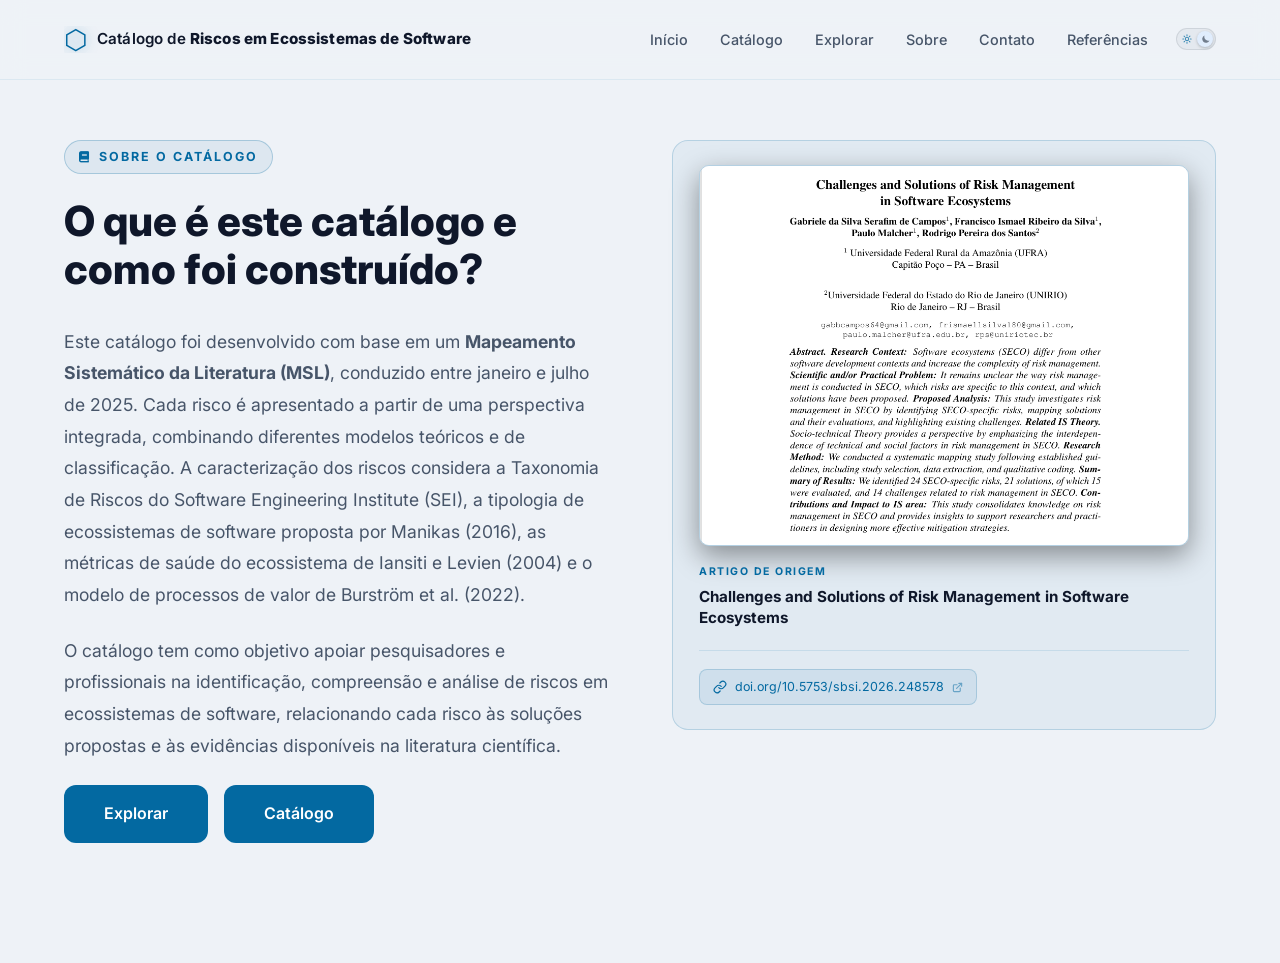
<file: sobre.html>
<!DOCTYPE html>
<html lang="pt-br">
<head>
    <script>(function(){try{var t=localStorage.getItem('seco-risk-theme');document.documentElement.setAttribute('data-theme', t==='dark' ? 'dark' : 'light');}catch(e){document.documentElement.setAttribute('data-theme','light');}})();</script>
    
    <meta charset="UTF-8">
    <meta name="viewport" content="width=device-width, initial-scale=1.0">
    <title>Sobre | Catálogo de Riscos em Ecossistemas de Software</title>
    <link rel="icon" type="image/svg+xml" href="data:image/svg+xml,<svg xmlns='http://www.w3.org/2000/svg' viewBox='0 0 100 100'><polygon points='50,5 93,27.5 93,72.5 50,95 7,72.5 7,27.5' fill='none' stroke='%2338bdf8' stroke-width='10'/><polygon points='50,22 78,37.5 78,67.5 50,83 22,67.5 22,37.5' fill='%2338bdf8' opacity='0.2'/></svg>">
    <link rel="stylesheet" href="style.css">
    <link rel="stylesheet" href="https://fonts.googleapis.com/css2?family=Inter:wght@400;600;800&display=swap">
    <link rel="stylesheet" href="https://cdnjs.cloudflare.com/ajax/libs/font-awesome/6.0.0/css/all.min.css">
    <style>
                /* ── Sobre: grid duas colunas ── */
        .sobre-section { padding-bottom: 120px; }
        .sobre-container { max-width: 1200px; }
        .sobre-header { margin-bottom: 0 !important; }

        /* Grid: sobrescreve o 1fr 1fr do style.css */
        .sobre-grid {
            grid-template-columns: 1fr 1fr;
            gap: 4rem;
            align-items: start;
        }

        .sobre-text p { text-align: left; }

        /* ── Aside direita ── */
        .sobre-aside {
            display: flex;
            flex-direction: column;
            gap: 16px;
        }

        /* ── Card de origem ── */
        .origin-card {
            background: rgba(var(--accent-rgb), 0.05);
            border: 1px solid rgba(var(--accent-rgb), 0.2);
            border-radius: 16px;
            padding: 24px 26px;
            display: flex;
            flex-direction: column;
            gap: 18px;
        }
        .origin-card-header {
            display: flex;
            align-items: flex-start;
            gap: 14px;
        }
        .origin-icon {
            flex-shrink: 0;
            width: 38px;
            height: 38px;
            background: rgba(var(--accent-rgb), 0.12);
            border: 1px solid rgba(var(--accent-rgb), 0.25);
            border-radius: 10px;
            display: flex;
            align-items: center;
            justify-content: center;
            color: var(--accent);
        }
        .origin-meta { flex: 1; min-width: 0; }
        .origin-label {
            font-size: 0.66rem;
            font-weight: 700;
            text-transform: uppercase;
            letter-spacing: 1.5px;
            color: var(--accent);
            margin: 0 0 5px;
        }
        .origin-title {
            font-size: 0.95rem;
            font-weight: 700;
            color: var(--text-high);
            margin: 0 0 4px;
            line-height: 1.4;
        }
        .origin-divider {
            height: 1px;
            background: rgba(var(--accent-rgb), 0.12);
        }
        .origin-doi {
            display: inline-flex;
            align-items: center;
            gap: 8px;
            font-size: 0.78rem;
            color: var(--accent);
            text-decoration: none;
            background: rgba(var(--accent-rgb), 0.08);
            border: 1px solid rgba(var(--accent-rgb), 0.2);
            border-radius: 8px;
            padding: 7px 13px;
            transition: background 0.18s, border-color 0.18s;
            width: fit-content;
        }
        .origin-doi:hover {
            background: rgba(var(--accent-rgb), 0.15);
            border-color: rgba(var(--accent-rgb), 0.4);
        }
        .origin-doi svg { flex-shrink: 0; }
        .origin-thumb {
            width: 100%;
            display: block;
            border-radius: 10px;
            border: 1px solid rgba(var(--accent-rgb), 0.2);
            box-shadow: 0 10px 28px rgba(0,0,0,0.4);
        }

        /* ── Responsivo ── */
        @media (max-width: 768px) {
            .sobre-grid { grid-template-columns: 1fr !important; gap: 2.5rem; }
        }
    </style>
</head>
<body>
    <header class="navbar">
        <nav class="nav-container">
            <a href="index.html" class="logo" aria-label="Catálogo de Riscos em Ecossistemas de Software">
                <span class="logo-icon">⬡</span>
                <span class="logo-text">Catálogo de <span class="logo-highlight">Riscos em Ecossistemas de Software</span></span>
            </a>
            <ul class="nav-links" id="navLinks">
                <li><a href="index.html" onclick="closeMenu()">Início</a></li>
                <li><a href="index.html#catalogo" onclick="closeMenu()">Catálogo</a></li>
                <li><a href="explorar.html" onclick="closeMenu()">Explorar</a></li>
                <li><a href="sobre.html" onclick="closeMenu()">Sobre</a></li>
                <li><a href="index.html#contato" onclick="closeMenu()">Contato</a></li>
                <li><a href="referencias.html" onclick="closeMenu()">Referências</a></li>
            </ul>
            <button class="theme-toggle" id="themeToggle" type="button" role="switch" aria-checked="false" aria-label="Alternar entre modo dia e modo noturno">
                <span class="theme-toggle-track">
                    <span class="theme-toggle-icon theme-toggle-icon-sun" aria-hidden="true"><svg width="12" height="12" viewBox="0 0 24 24" fill="none" stroke="currentColor" stroke-width="2.5" stroke-linecap="round"><circle cx="12" cy="12" r="4"/><path d="M12 2v2M12 20v2M4.93 4.93l1.41 1.41M17.66 17.66l1.41 1.41M2 12h2M20 12h2M4.93 19.07l1.41-1.41M17.66 6.34l1.41-1.41"/></svg></span>
                    <span class="theme-toggle-icon theme-toggle-icon-moon" aria-hidden="true"><svg width="12" height="12" viewBox="0 0 24 24" fill="currentColor"><path d="M20.354 15.354A9 9 0 018.646 3.646 9.003 9.003 0 1020.354 15.354z"/></svg></span>
                    <span class="theme-toggle-thumb"></span>
                </span>
            </button>
            <button class="hamburger" id="hamburger" aria-label="Menu" onclick="toggleMenu()">
                <span></span><span></span><span></span>
            </button>
        </nav>
    </header>

    <section id="sobre" class="sobre-section">
        <div class="sobre-container">

            <div class="sobre-grid">

                <!-- ── COLUNA ESQUERDA: badge + título + texto + botões ── -->
                <article class="sobre-text">
                    <span class="tag-small" style="
                        color: var(--accent);
                        display: inline-flex;
                        align-items: center;
                        gap: 8px;
                        font-size: 0.78rem;
                        letter-spacing: 2px;
                        font-weight: 700;
                        text-transform: uppercase;
                        padding: 6px 14px;
                        border: 1px solid rgba(var(--accent-rgb), 0.25);
                        border-radius: 100px;
                        background: rgba(var(--accent-rgb), 0.07);
                        margin-bottom: 24px;
                    ">
                        <i class="fas fa-book" style="font-size:0.7rem;"></i>
                        SOBRE O CATÁLOGO
                    </span>
                    <h2 style="font-size: clamp(1.8rem, 3.5vw, 2.6rem); line-height: 1.15; margin-bottom: 2rem; color: var(--text-high); font-weight: 800;">O que é este catálogo e como foi construído?</h2>
                    <p>Este catálogo foi desenvolvido com base em um <strong>Mapeamento Sistemático da Literatura (MSL)</strong>, conduzido entre janeiro e julho de 2025. Cada risco é apresentado a partir de uma perspectiva integrada, combinando diferentes modelos teóricos e de classificação. A caracterização dos riscos considera a Taxonomia de Riscos do Software Engineering Institute (SEI), a tipologia de ecossistemas de software proposta por Manikas (2016), as métricas de saúde do ecossistema de Iansiti e Levien (2004) e o modelo de processos de valor de Burström et al. (2022).</p>
                    <p>O catálogo tem como objetivo apoiar pesquisadores e profissionais na identificação, compreensão e análise de riscos em ecossistemas de software, relacionando cada risco às soluções propostas e às evidências disponíveis na literatura científica.</p>

                    <div class="sobre-btns">
                        <a href="explorar.html" class="btn-primary">Explorar</a>
                        <a href="index.html#catalogo" class="btn-primary">Catálogo</a>
                    </div>
                </article>

                <!-- ── COLUNA DIREITA: card de origem ── -->
                <aside class="sobre-aside">

                    <!-- Card de origem -->
                    <div class="origin-card">
                        <img src="artigo.png" alt="Primeira página do artigo de origem: Challenges and Solutions of Risk Management in Software Ecosystems" class="origin-thumb">

                        <div class="origin-meta">
                            <p class="origin-label">Artigo de origem</p>
                            <h3 class="origin-title">Challenges and Solutions of Risk Management in Software Ecosystems</h3>
                        </div>

                        <div class="origin-divider"></div>

                        <a href="https://doi.org/10.5753/sbsi.2026.248578" target="_blank" rel="noopener" class="origin-doi">
                            <svg width="14" height="14" viewBox="0 0 24 24" fill="none" stroke="currentColor" stroke-width="2" stroke-linecap="round" stroke-linejoin="round"><path d="M10 13a5 5 0 0 0 7.54.54l3-3a5 5 0 0 0-7.07-7.07l-1.72 1.71"/><path d="M14 11a5 5 0 0 0-7.54-.54l-3 3a5 5 0 0 0 7.07 7.07l1.71-1.71"/></svg>
                            doi.org/10.5753/sbsi.2026.248578
                            <svg width="11" height="11" viewBox="0 0 24 24" fill="none" stroke="currentColor" stroke-width="2.5" stroke-linecap="round" stroke-linejoin="round" style="opacity:0.5;"><path d="M18 13v6a2 2 0 0 1-2 2H5a2 2 0 0 1-2-2V8a2 2 0 0 1 2-2h6"/><polyline points="15 3 21 3 21 9"/><line x1="10" y1="14" x2="21" y2="3"/></svg>
                        </a>
                    </div>

                </aside>
            </div>
        </div>
    </section>

    <script>
        function toggleMenu() {
            document.getElementById('navLinks').classList.toggle('open');
            document.getElementById('hamburger').classList.toggle('active');
        }
        function closeMenu() {
            document.getElementById('navLinks').classList.remove('open');
            document.getElementById('hamburger').classList.remove('active');

        
        }
    
        (function() {
            var btn = document.getElementById('themeToggle');
            if (!btn) return;
            function sync() {
                var isLight = document.documentElement.getAttribute('data-theme') === 'light';
                btn.setAttribute('aria-checked', isLight ? 'true' : 'false');
            }
            btn.addEventListener('click', function() {
                var current = document.documentElement.getAttribute('data-theme') === 'light' ? 'light' : 'dark';
                var next = current === 'light' ? 'dark' : 'light';
                document.documentElement.setAttribute('data-theme', next);
                try { localStorage.setItem('seco-risk-theme', next); } catch (e) {}
                sync();
            });
            sync();
        })();
</script>
</body>
</html>
</file>
<file: style.css>
/* =============================================================
   CATÁLOGO DE RISCOS EM ECOS — style.css
   Organização:
   1. Variáveis e Reset
   2. Base / Body
   3. Navbar
   4. Hero
   5. Seção Sobre
   6. Seção Como Utilizar (Timeline)
   7. Catálogo — Controles e Grid
   8. Cards
   9. Painel Lateral e Overlay
   10. Seção Contato / Footer
   11. Responsividade
============================================================= */


/* ── 1. VARIÁVEIS E RESET ─────────────────────────────────── */

:root {
    /* ── Tema Noturno (padrão) ───────────────────────────── */
    --bg-body:          #0f172a;
    --bg-body-rgb:      15,23,42;
    --card-bg:          #1e293b;
    --card-bg-rgb:      30,41,59;
    --surface-deep:     #0b1120;
    --surface-deep-rgb: 11,17,32;
    --surface-hover:    #1a2540;
    --panel-surface:    #1e293b;
    --overlay-rgb:      255,255,255;
    --scrim-rgb:        2,6,23;

    --text-high:        #f8fafc;
    --text-mid:         #cbd5e1;
    --text-low:         #94a3b8;
    --text-low-rgb:     148,163,184;

    --accent:           #38bdf8;
    --accent-rgb:       56,189,248;
    --accent-hover:     #7dd3fc;
    --on-accent:        #0f172a;

    --color-tecnicos:      #38bdf8;
    --color-tecnicos-rgb:  56,189,248;
    --color-sociais:       #fbbf24;
    --color-sociais-rgb:   251,191,36;
    --color-negocio:       #4ade80;
    --color-negocio-rgb:   74,222,128;

    /* Versão viva das cores de dimensão — usada em bordas/detalhes
       decorativos (não em texto), onde não há exigência de contraste AA */
    --color-tecnicos-vivid: #38bdf8;
    --color-sociais-vivid:  #fbbf24;
    --color-negocio-vivid:  #4ade80;

    --nav-height:      80px;
}

/* ── Tema Dia (claro) ───────────────────────────────────── */
[data-theme="light"] {
    --bg-body:          #eef2f7;
    --bg-body-rgb:      238,242,247;
    --card-bg:          #dbeafe;
    --card-bg-rgb:      219,234,254;
    --surface-deep:     #cfe0f5;
    --surface-deep-rgb: 207,224,245;
    --surface-hover:    #cde3fb;
    --panel-surface:    #f5f9fe;
    --overlay-rgb:      15,23,42;
    --scrim-rgb:        15,23,42;

    --text-high:        #0f172a;
    --text-mid:         #334155;
    --text-low:         #475569;
    --text-low-rgb:     71,85,105;

    --accent:           #0369a1;
    --accent-rgb:       3,105,161;
    --accent-hover:     #0284c7;
    --on-accent:        #ffffff;

    --color-tecnicos:      #0369a1;
    --color-tecnicos-rgb:  3,105,161;
    --color-sociais:       #92400e;
    --color-sociais-rgb:   146,64,14;
    --color-negocio:       #166534;
    --color-negocio-rgb:   22,101,52;

    /* Versão de maior contraste das cores de dimensão para uso em
       bordas decorativas sobre o card azul claro (mais escura que
       o tom "vivo" do Modo Noturno, para não se perder no fundo) */
    --color-tecnicos-vivid: #075985;
    --color-tecnicos-vivid-rgb: 7,89,133;
    --color-sociais-vivid:  #78350f;
    --color-sociais-vivid-rgb: 120,53,15;
    --color-negocio-vivid:  #14532d;
    --color-negocio-vivid-rgb: 20,83,45;
}

/* Transição suave entre temas */
body, .navbar, .card, #sidePanel, .panel-header, .panel-footer, .panel-card,
.contact-section, .sobre-section, main, .overlay, .help-modal-box {
    transition: background-color 0.25s ease, border-color 0.25s ease, color 0.25s ease;
}

*,
*::before,
*::after {
    margin: 0;
    padding: 0;
    box-sizing: border-box;
}


/* ── 2. BASE ──────────────────────────────────────────────── */

html {
    overflow-x: hidden;
}

body {
    font-family: 'Inter', sans-serif;
    background-color: var(--bg-body);
    color: var(--text-high);
    line-height: 1.6;
    scroll-behavior: smooth;
    overflow-x: hidden;
    max-width: 100vw;
}

/* Justificação global de parágrafos e textos descritivos */
p,
.sobre-text p,
.hero-text p,
.card-dim p,
.gloss-text,
.demo-panel-desc,
.panel-desc,
.solution-desc,
.demo-solution-desc,
.justification-box p,
.demo-just-box p,
.hint-text,
.hint-tooltip-text,
.profile-sub {
    text-align: justify;
    hyphens: auto;
}

/* Elementos que NÃO devem ser justificados */
h1, h2, h3, h4, h5, h6,
.logo,
.nav-links a,
.btn-primary,
.btn-secondary,
.btn-filter,
.tab-btn,
.nav-btn,
.field-label,
.field-value,
.stat-label,
.stat-number,
.section-header p,
.section-header h2,
.contact-name,
.footer-credits,
.email-link-btn,
.profile-title,
.profile-tag,
.gloss-badge,
.gloss-sub,
.ref-tag,
.tag-small,
.hero-subtitle,
.panel-card-title,
.demo-card-title,
.justification-label,
.demo-just-label,
.hint-label,
.hint-tooltip-label,
.id-tag,
.risk-dim-tag,
.solution-name,
.demo-solution-name,
.citation,
.nav-count,
.demo-nav-count,
.profile-hint,
.hover-legend,
.contact-inner .footer-credits,
.contact-desc,
.page-hero-strip p {
    text-align: unset;
    hyphens: none;
}


/* ── 3. NAVBAR ────────────────────────────────────────────── */

.navbar {
    height: var(--nav-height);
    padding: 0 5%;
    position: fixed;
    top: 0;
    width: 100%;
    z-index: 1000;
    background: rgba(var(--bg-body-rgb), 0.85);
    backdrop-filter: blur(12px);
    border-bottom: 1px solid rgba(var(--accent-rgb), 0.08);
    display: flex;
    align-items: center;
    box-sizing: border-box;
}

.nav-container {
    display: flex;
    justify-content: space-between;
    align-items: center;
    width: 100%;
    max-width: 1400px;
    margin: 0 auto;
    min-width: 0;
}

.logo {
    display: flex;
    align-items: center;
    gap: 9px;
    text-decoration: none;
    flex-shrink: 1;
    min-width: 0;
    overflow: hidden;
}

.logo-icon {
    font-size: 1.7rem;
    color: var(--accent);
    line-height: 1;
    filter: drop-shadow(0 0 6px rgba(var(--accent-rgb), 0.55));
    flex-shrink: 0;
}

.logo-text {
    color: var(--text-high);
    font-weight: 600;
    font-size: 0.95rem;
    letter-spacing: 0.01em;
    white-space: nowrap;
    overflow: hidden;
    text-overflow: ellipsis;
    min-width: 0;
}

.logo-highlight {
    color: var(--text-high);
    font-weight: 800;
}

.nav-links {
    display: flex;
    gap: 2rem;
    list-style: none;
    margin-left: auto;
}

.nav-links a {
    text-decoration: none;
    color: var(--text-low);
    font-weight: 500;
    font-size: 0.9rem;
    transition: color 0.3s;
}

.nav-links a:hover { color: var(--accent); }

/* ── TOGGLE DE TEMA (Dia / Noturno) ───────────────────────── */
.theme-toggle {
    background: none;
    border: none;
    padding: 0;
    cursor: pointer;
    flex-shrink: 0;
    margin-left: 1.75rem;
    -webkit-tap-highlight-color: transparent;
    opacity: 0.75;
    transition: opacity 0.2s ease;
}

.theme-toggle:hover,
.theme-toggle:focus-visible {
    opacity: 1;
}

.theme-toggle-track {
    position: relative;
    display: flex;
    align-items: center;
    width: 40px;
    height: 22px;
    border-radius: 100px;
    background: rgba(var(--overlay-rgb), 0.05);
    border: 1px solid rgba(var(--overlay-rgb), 0.14);
    transition: background 0.2s ease, border-color 0.2s ease;
}

.theme-toggle:hover .theme-toggle-track {
    border-color: rgba(var(--overlay-rgb), 0.28);
}

.theme-toggle:focus-visible .theme-toggle-track {
    outline: 2px solid var(--accent);
    outline-offset: 2px;
}

.theme-toggle-icon {
    position: relative;
    z-index: 1;
    display: flex;
    align-items: center;
    justify-content: center;
    width: 20px;
    height: 100%;
    color: var(--text-low);
    transition: color 0.2s ease;
}
.theme-toggle-icon svg { width: 10px; height: 10px; }

.theme-toggle-thumb {
    position: absolute;
    top: 2px;
    left: 2px;
    width: 16px;
    height: 16px;
    border-radius: 50%;
    background: var(--card-bg);
    box-shadow: 0 1px 3px rgba(var(--scrim-rgb), 0.35);
    transition: transform 0.28s cubic-bezier(0.4, 0, 0.2, 1), background 0.2s ease;
    transform: translateX(0);
}

[data-theme="light"] .theme-toggle-thumb {
    transform: translateX(18px);
}

[data-theme="dark"] .theme-toggle-icon-moon,
:root:not([data-theme="light"]) .theme-toggle-icon-moon {
    color: var(--accent);
}

[data-theme="light"] .theme-toggle-icon-sun {
    color: var(--accent);
}

/* ── Navbar mobile: acomoda toggle antes do hamburger ── */
@media (max-width: 768px) {
    .theme-toggle { margin-left: 0.5rem; margin-right: 0.5rem; }
}


/* ── 4. HERO ──────────────────────────────────────────────── */

.hero {
    min-height: 100vh;
    display: flex;
    align-items: center;
    padding: var(--nav-height) 5% 60px;
}

.hero-content {
    display: grid;
    grid-template-columns: 1.3fr 1fr;
    gap: 4rem;
    max-width: 1400px;
    width: 100%;
    margin: 0 auto;
    align-items: center;
    min-width: 0;
}

/* Contexto / subtítulo acima do h1 */
.hero-context { margin-bottom: 0.5rem; }

.hero-subtitle {
    font-size: 0.85rem;
    font-weight: 600;
    color: var(--text-low);
    text-transform: uppercase;
    letter-spacing: 1.2px;
    padding: 0.2rem 0.6rem;
    border: 1px solid rgba(var(--text-low-rgb), 0.2);
    border-radius: 4px;
    display: inline-block;
}

.hero-text h1 {
    font-size: clamp(2.2rem, 5vw, 3.8rem);
    font-weight: 800;
    margin-bottom: 1.5rem;
    line-height: 1.1;
    letter-spacing: -2px;
    word-break: break-word;
    overflow-wrap: break-word;
}

.hero-text p {
    font-size: clamp(1rem, 2vw, 1.15rem);
    color: var(--text-low);
    margin-bottom: 3rem;
    max-width: 100%;
}

.hero-btns {
    display: flex;
    gap: 1rem;
    flex-wrap: wrap;
}

/* Imagem e stats */
.hero-image { margin-top: 56px; }
.image-wrapper { position: relative; width: 100%; }

.image-placeholder {
    width: 100%;
    aspect-ratio: 1 / 0.85;
    background: radial-gradient(circle, var(--card-bg) 0%, var(--bg-body) 100%);
    border-radius: 2rem;
    overflow: hidden;
    display: flex;
    align-items: center;
    justify-content: center;
    border: 1px solid rgba(var(--overlay-rgb), 0.05);
    box-shadow: 0 25px 50px -12px rgba(0, 0, 0, 0.6);
}

.hero-img {
    width: 94%;
    height: 94%;
    object-fit: contain;
}

.stats-bar {
    display: grid;
    grid-template-columns: repeat(3, 1fr);
    background: var(--card-bg);
    border-radius: 1.5rem;
    padding: 1.5rem;
    margin-top: -40px;
    border: 1px solid rgba(var(--accent-rgb), 0.2);
    box-shadow: 0 20px 25px -5px rgba(0, 0, 0, 0.3);
    position: relative;
    z-index: 10;
    width: 100%;
    box-sizing: border-box;
}

.stat-unit {
    text-align: center;
    border-right: 1px solid rgba(var(--overlay-rgb), 0.05);
}

.stat-unit:last-child { border-right: none; }

.stat-number {
    display: block;
    font-size: 1.5rem;
    font-weight: 800;
    color: var(--accent);
}

.stat-label {
    font-size: 0.7rem;
    text-transform: uppercase;
    color: var(--text-low);
    letter-spacing: 0.5px;
}


/* ── 5. SOBRE ─────────────────────────────────────────────── */

.sobre-section {
    padding: 100px 5%;
    padding-top: calc(var(--nav-height) + 60px);
    background-color: var(--bg-body);
    color: var(--text-high);
}

.sobre-container {
    max-width: 1200px;
    margin: 0 auto;
}

.sobre-header { margin-bottom: 60px; }

.sobre-header h2 {
    font-size: clamp(1.8rem, 4vw, 3rem);
    line-height: 1.1;
    margin-bottom: 2rem;
    word-break: break-word;
}

.sobre-grid {
    display: grid;
    grid-template-columns: 1fr 1fr;
    gap: 4rem;
    align-items: start;
}

.sobre-text p {
    font-size: 1.1rem;
    line-height: 1.8;
    color: var(--text-low);
    margin-bottom: 1.5rem;
}

.citation {
    font-style: italic;
    color: var(--accent);
    margin-top: 2rem;
}

.sobre-btns { display: flex; gap: 1rem; flex-wrap: wrap; }

/* Cards de dimensão (Sobre) */
.card-dim {
    background: var(--card-bg);
    padding: 2rem;
    border-radius: 1rem;
    border: 1px solid rgba(var(--overlay-rgb), 0.05);
    margin-bottom: 1.5rem;
}

.card-dim h3 { color: var(--text-high); margin-bottom: 0.5rem; }
.card-dim p  { font-size: 0.9rem; color: var(--text-low); }

/* Borda lateral colorida por dimensão (usada em .card-dim e nos cards do catálogo) */
.tecnico  { border-left: 4px solid var(--color-tecnicos); }
.social   { border-left: 4px solid var(--color-sociais); }
.negocio  { border-left: 4px solid var(--color-negocio); }

/* ── 6. COMO UTILIZAR──────────────────────── */

/* ── 7. CATÁLOGO — CONTROLES E GRID ──────────────────────── */

main { padding: 120px 5%; max-width: 100%; box-sizing: border-box; }

.section-header { text-align: center; margin-bottom: 60px; }

.section-header h2 {
    font-size: clamp(2rem, 4vw, 2.8rem);
    font-weight: 800;
}

.section-header p {
    color: var(--text-low);
    max-width: 600px;
    margin: 10px auto 0;
}

/* ── Controles: regras residuais limpas — ver head style block ── */
.controls { max-width: 960px; margin: 0 auto; }

/* Grid de cards */
#catalogo {
    position: relative;
}
#catalogo::before {
    content: '';
    display: block;
    width: 100%;
    height: 1px;
    background: linear-gradient(90deg, transparent, rgba(var(--accent-rgb), .18) 30%, rgba(var(--accent-rgb), .18) 70%, transparent);
    position: absolute;
    top: 0; left: 0;
}
.riscos-grid {
    display: grid;
    grid-template-columns: repeat(auto-fill, minmax(min(350px, 100%), 1fr));
    gap: 2.5rem;
}

.no-results {
    text-align: center;
    grid-column: 1 / -1;
    color: var(--text-low);
    font-size: 1.2rem;
    padding: 40px;
}


/* ── 8. CARDS ─────────────────────────────────────────────── */

.card {
    background: var(--card-bg);
    padding: 2.5rem;
    border-radius: 1.5rem;
    border: 1px solid rgba(var(--overlay-rgb), 0.05);
    transition: transform 0.3s ease, box-shadow 0.3s ease;
    display: flex;
    flex-direction: column;
    position: relative;
    overflow: hidden;
    min-width: 0;
    word-break: break-word;
}

.card:hover {
    transform: translateY(-8px);
    box-shadow: 0 15px 30px rgba(0, 0, 0, 0.3);
}

/* Borda superior colorida por dimensão */
.tecnicos, .tecnico { border-top: 4px solid var(--color-tecnicos-vivid); }
.sociais,  .social  { border-top: 4px solid var(--color-sociais-vivid); }
.negocio,  .negocios { border-top: 4px solid var(--color-negocio-vivid); }

/* Tag de dimensão no card */
.tecnicos .dimensao-tag, .tecnico .dimensao-tag {
    background: rgba(var(--accent-rgb), 0.1);
    color: var(--color-tecnicos);
}

.sociais .dimensao-tag, .social .dimensao-tag {
    background: rgba(var(--color-sociais-rgb), 0.1);
    color: var(--color-sociais);
}

.negocio .dimensao-tag, .negocios .dimensao-tag {
    background: rgba(var(--color-negocio-rgb), 0.1);
    color: var(--color-negocio);
}

/* Cabeçalho do card */
.card-header {
    display: flex;
    justify-content: space-between;
    align-items: center;
    margin-bottom: 1.5rem;
}

.id-tag {
    font-weight: 800;
    color: var(--accent);
    font-size: 0.9rem;
}

/* Cor do ID acompanha a dimensão do card */
.card.tecnicos .id-tag,
.card.tecnico  .id-tag { color: var(--color-tecnicos); }
.card.sociais  .id-tag,
.card.social   .id-tag { color: var(--color-sociais); }
.card.negocio  .id-tag,
.card.negocios .id-tag { color: var(--color-negocio); }

.dimensao-tag {
    font-size: 0.7rem;
    text-transform: uppercase;
    font-weight: 700;
    padding: 4px 12px;
    border-radius: 20px;
    letter-spacing: 0.5px;
}

/* Conteúdo do card */
.card h3 {
    font-size: 1.4rem;
    font-weight: 700;
    margin-bottom: 0.8rem;
    color: var(--text-high);
    line-height: 1.3;
}

.descricao {
    font-size: 0.95rem;
    color: var(--text-low);
    margin-bottom: 1.5rem;
    line-height: 1.5;
}

/* Botão "Ver mais" */
.btn-ver-mais {
    margin-top: auto;
    background: transparent;
    border: 1px solid var(--accent);
    color: var(--accent);
    padding: 0.8rem;
    border-radius: 10px;
    font-weight: 600;
    cursor: pointer;
    transition: background 0.3s, color 0.3s;
}

.card:hover .btn-ver-mais {
    background: var(--accent);
    color: var(--on-accent);
}

/* --- 9. MODAL E OVERLAY (DESIGN PROFISSIONAL) --- */

.overlay {
    display: none;
    position: fixed;
    top: 0; left: 0;
    width: 100%; height: 100%;
    background: rgba(var(--scrim-rgb), 0.65);
    backdrop-filter: blur(8px);
    z-index: 1500;
}
.overlay.active { display: block; }

/* ── PAINEL PRINCIPAL ── */
#sidePanel {
    display: none;
}
#sidePanel.active {
    display: flex;
    flex-direction: column;
    position: fixed;
    top: 50%; left: 50%;
    transform: translate(-50%, -50%) !important;
    width: 90%;
    max-width: 780px;
    max-height: 88vh;
    background: var(--surface-deep);
    border: 1px solid rgba(var(--accent-rgb), 0.15);
    border-radius: 20px;
    overflow: hidden;
    z-index: 2000;
    box-shadow: 0 30px 80px rgba(0,0,0,0.7);
    animation: panelIn 0.25s cubic-bezier(0.34, 1.56, 0.64, 1);
}

@keyframes panelIn {
    from { opacity: 0; transform: translate(-50%, -48%) scale(0.97); }
    to   { opacity: 1; transform: translate(-50%, -50%) scale(1); }
}

/* ── CABEÇALHO DO PAINEL ── */
.panel-header {
    padding: 28px 36px 24px;
    background: var(--bg-body);
    border-bottom: 1px solid rgba(var(--overlay-rgb), 0.06);
    position: relative;
    flex-shrink: 0;
}

.panel-header-meta {
    display: flex;
    align-items: center;
    gap: 10px;
    margin-bottom: 12px;
}

.panel-header h2 {
    font-size: 1.55rem;
    font-weight: 800;
    color: var(--text-high);
    line-height: 1.25;
    letter-spacing: -0.5px;
    margin-bottom: 10px;
    padding-right: 48px;
}

.panel-desc {
    font-size: 0.9rem;
    color: var(--text-low);
    line-height: 1.65;
}

.close-btn {
    position: absolute;
    top: 24px; right: 28px;
    background: rgba(var(--overlay-rgb), 0.06);
    border: none;
    color: var(--text-high);
    font-size: 1.4rem;
    cursor: pointer;
    width: 38px; height: 38px;
    border-radius: 50%;
    display: flex; align-items: center; justify-content: center;
    transition: background 0.2s;
    flex-shrink: 0;
}
.close-btn:hover { background: rgba(var(--accent-rgb), 0.2); color: var(--accent); }

/* ── CORPO DO PAINEL ── */
.panel-body {
    padding: 20px 28px 24px;
    overflow-y: auto;
    flex: 1;
    display: flex;
    flex-direction: column;
    gap: 14px;
}

/* Scrollbar discreta */
.panel-body::-webkit-scrollbar { width: 5px; }
.panel-body::-webkit-scrollbar-track { background: transparent; }
.panel-body::-webkit-scrollbar-thumb { background: rgba(var(--accent-rgb), 0.2); border-radius: 8px; }

/* ── CARDS INTERNOS DO PAINEL ── */
.panel-card {
    background: var(--panel-surface);
    border-radius: 14px;
    border: 1px solid rgba(var(--overlay-rgb), 0.05);
    padding: 20px 22px;
}

.panel-card-title {
    font-size: 0.7rem;
    font-weight: 800;
    text-transform: uppercase;
    letter-spacing: 2px;
    color: var(--accent);
    margin-bottom: 18px;
    display: flex;
    align-items: center;
    gap: 8px;
}

.panel-grid-2 {
    display: grid;
    grid-template-columns: 1fr 1fr;
    gap: 20px;
}

.field-label {
    display: block;
    font-size: 0.65rem;
    color: var(--text-low);
    text-transform: uppercase;
    letter-spacing: 0.8px;
    margin-bottom: 6px;
}

.field-value {
    display: block;
    font-size: 0.95rem;
    font-weight: 700;
    color: var(--text-high);
    line-height: 1.4;
}


/* Caixa de justificativa */
.justification-box {
    background: rgba(var(--bg-body-rgb), 0.6);
    border-left: 3px solid rgba(var(--accent-rgb), 0.4);
    border-radius: 0 8px 8px 0;
    padding: 14px 16px;
    margin-top: 16px;
}
.justification-box.green {
    border-left-color: rgba(var(--color-negocio-rgb), 0.4);
}
.justification-label {
    font-size: 0.62rem;
    text-transform: uppercase;
    letter-spacing: 1.2px;
    color: var(--text-low);
    margin-bottom: 8px;
    font-weight: 600;
}
.justification-box p {
    font-style: italic;
    color: var(--text-low);
    font-size: 0.85rem;
    line-height: 1.6;
}

/* ── LISTA DE SOLUÇÕES ── */
.solutions-list {
    display: flex;
    flex-direction: column;
    gap: 10px;
}

.solution-item {
    display: flex;
    align-items: flex-start;
    justify-content: space-between;
    gap: 12px;
    background: rgba(var(--bg-body-rgb), 0.5);
    border: 1px solid rgba(var(--overlay-rgb), 0.06);
    border-radius: 10px;
    padding: 10px 14px;
    transition: background 0.2s, border-color 0.2s;
}

.solution-item:hover {
    background: rgba(var(--color-negocio-rgb), 0.04);
    border-color: rgba(var(--color-negocio-rgb), 0.15);
}

.solution-entry-info {
    display: flex;
    flex-direction: column;
    gap: 4px;
    flex: 1;
    min-width: 0;
}

.solution-name {
    font-size: 0.77rem;
    font-weight: 700;
    letter-spacing: 0.2px;
    flex: 1;
    min-width: 0;
}

.solution-name-row {
    display: flex;
    align-items: center;
    gap: 10px;
    color: var(--color-negocio);
}

.solution-desc {
    font-size: 0.82rem;
    color: var(--text-low);
    line-height: 1.45;
}

/* Quando a linha do nome tem um ícone/badge de tipo, a descrição fica indentada
   para alinhar com o início do texto do nome, e não com o ícone. */
.solution-desc.has-badge {
    padding-left: 44px; /* largura do badge (34px) + gap da linha (10px) */
}

/* ── Ícone de tipo de solução (Framework/Modelo/Ferramenta/Método/Prática) ── */
.solution-tipo-badge {
    display: inline-flex;
    align-items: center;
    justify-content: center;
    width: 34px;
    height: 34px;
    border-radius: 9px;
    border: 1.5px solid currentColor;
    opacity: 0.85;
    flex-shrink: 0;
}
.solution-tipo-badge svg { flex-shrink: 0; opacity: 0.95; width: 20px; height: 20px; }

/* ── TAGS DE ESTUDOS ── */
.studies-tags {
    display: flex;
    flex-wrap: wrap;
    gap: 8px;
    margin-top: 4px;
}

.study-tag {
    background: rgba(var(--overlay-rgb), 0.05);
    border: 1px solid rgba(var(--overlay-rgb), 0.1);
    color: var(--text-low);
    font-size: 0.78rem;
    font-weight: 600;
    padding: 5px 12px;
    border-radius: 6px;
    letter-spacing: 0.3px;
}

/* ── RODAPÉ DE NAVEGAÇÃO ── */
.panel-footer {
    display: flex;
    align-items: center;
    justify-content: space-between;
    padding: 16px 28px;
    border-top: 1px solid rgba(var(--overlay-rgb), 0.06);
    background: var(--bg-body);
    flex-shrink: 0;
}

.nav-btn {
    background: rgba(var(--overlay-rgb), 0.05);
    border: 1px solid rgba(var(--overlay-rgb), 0.08);
    color: var(--text-low);
    font-size: 0.85rem;
    font-weight: 600;
    padding: 9px 20px;
    border-radius: 8px;
    cursor: pointer;
    transition: all 0.2s;
    font-family: 'Inter', sans-serif;
}
.nav-btn:hover { background: rgba(var(--overlay-rgb), 0.1); color: var(--text-high); }
.nav-btn:disabled { opacity: 0.3; cursor: not-allowed; }

.nav-btn-primary {
    background: var(--accent);
    border-color: var(--accent);
    color: var(--on-accent);
    font-weight: 700;
}
.nav-btn-primary:hover {
    background: var(--accent-hover);
    border-color: var(--accent-hover);
    color: var(--on-accent);
}

.nav-count {
    font-size: 0.82rem;
    color: var(--text-low);
    font-weight: 500;
}

/* ── TAGS DE ID E DIMENSÃO ── */
.id-tag {
    font-size: 0.78rem;
    font-weight: 800;
    color: var(--accent);
    letter-spacing: 1px;
    font-family: monospace;
}

.risk-dim-tag {
    font-size: 0.68rem;
    font-weight: 700;
    text-transform: uppercase;
    letter-spacing: 1px;
    padding: 3px 10px;
    border-radius: 4px;
    background: rgba(var(--accent-rgb), 0.12);
    color: var(--accent);
    border: 1px solid rgba(var(--accent-rgb), 0.25);
}
.risk-dim-tag.sociais  { background: rgba(var(--color-sociais-rgb), 0.12);  color: var(--color-sociais); border-color: rgba(var(--color-sociais-rgb), 0.25); }
.risk-dim-tag.negocio  { background: rgba(var(--color-negocio-rgb), 0.12);  color: var(--color-negocio); border-color: rgba(var(--color-negocio-rgb), 0.25); }
.risk-dim-tag.tecnicos { background: rgba(var(--accent-rgb), 0.12);  color: var(--accent); border-color: rgba(var(--accent-rgb), 0.25); }

/* Borda superior do painel por dimensão */
#sidePanel.tecnicos { border-top: 4px solid var(--color-tecnicos-vivid); }
#sidePanel.sociais  { border-top: 4px solid var(--color-sociais-vivid); }
#sidePanel.negocio  { border-top: 4px solid var(--color-negocio-vivid); }

/* ── RESPONSIVIDADE DO PAINEL ── */
@media (max-width: 600px) {
    #sidePanel.active {
        width: 100%;
        max-width: 100%;
        max-height: 92dvh;
        height: 92dvh;
        top: auto;
        bottom: 0;
        left: 0;
        right: 0;
        transform: none !important;
        border-radius: 16px 16px 0 0;
        display: flex;
        flex-direction: column;
        overflow: hidden;
    }
    .panel-header { padding: 20px 20px 18px; flex-shrink: 0; }
    .panel-header h2 { font-size: 1.2rem; }
    .panel-body {
        padding: 14px 16px 16px;
        flex: 1;
        overflow-y: auto;
        -webkit-overflow-scrolling: touch;
    }
    .panel-grid-2 { grid-template-columns: 1fr; gap: 14px; }
    .panel-footer { padding: 12px 16px; flex-shrink: 0; }
}
/* ── 10. BOTÕES GLOBAIS ───────────────────────────────────── */

.btn-primary {
    background: var(--accent);
    color: var(--on-accent);
    padding: 1rem 2.5rem;
    border-radius: 12px;
    border: none;
    font-weight: 600;
    cursor: pointer;
    text-decoration: none;
    display: inline-block;
    text-align: center;
    font-family: 'Inter', sans-serif;
    transition: transform 0.3s cubic-bezier(0.4, 0, 0.2, 1),
                box-shadow 0.3s cubic-bezier(0.4, 0, 0.2, 1);
}

.btn-primary:hover {
    transform: translateY(-3px);
    box-shadow: 0 10px 30px rgba(var(--accent-rgb), 0.3);
}

.btn-secondary {
    background: rgba(var(--overlay-rgb), 0.03);
    color: var(--text-high);
    padding: 1rem 2.5rem;
    border-radius: 12px;
    border: 1px solid rgba(var(--overlay-rgb), 0.08);
    font-weight: 700;
    cursor: pointer;
    transition: background 0.3s, border-color 0.3s;
}


/* ── 11. CONTATO / FOOTER ─────────────────────────────────── */

.contact-section {
    padding: 56px 5% 40px;
    background-color: var(--bg-body);
    display: flex;
    flex-direction: column;
    align-items: center;
    border-top: 1px solid rgba(var(--accent-rgb), 0.12);
}

.contact-inner {
    width: 100%;
    max-width: 520px;
    text-align: center;
    display: flex;
    flex-direction: column;
    align-items: center;
    background: none;
    border: none;
    border-radius: 0;
    padding: 0;
    box-shadow: none;
}

.contact-inner::before { display: none; }

.footer-badge {
    display: inline-flex;
    align-items: center;
    gap: 7px;
    font-size: 0.7rem;
    font-weight: 700;
    letter-spacing: 2px;
    text-transform: uppercase;
    color: var(--accent);
    border: 1px solid rgba(var(--accent-rgb), 0.25);
    border-radius: 100px;
    padding: 5px 14px;
    margin-bottom: 28px;
}

.contact-name {
    font-size: 1.1rem;
    font-weight: 700;
    color: var(--text-high);
    letter-spacing: -0.2px;
    margin-bottom: 12px;
}

.email-link-btn {
    font-size: 0.9rem;
    color: var(--accent);
    text-decoration: none;
    font-weight: 500;
    padding: 8px 20px;
    border: 1px solid rgba(var(--accent-rgb), 0.25);
    border-radius: 8px;
    background: none;
    transition: background 0.2s, border-color 0.2s;
    display: inline-block;
    margin-bottom: 20px;
}

.email-link-btn:hover {
    background: rgba(var(--accent-rgb), 0.08);
    border-color: rgba(var(--accent-rgb), 0.45);
    transform: none;
    box-shadow: none;
    opacity: 1;
}

.contact-desc {
    font-size: 0.88rem;
    color: var(--text-low);
    line-height: 1.75;
    max-width: 420px;
    margin: 0 auto 32px;
}

.footer-divider {
    width: 100%;
    max-width: 480px;
    height: 1px;
    background: rgba(var(--overlay-rgb), 0.07);
    margin-bottom: 22px;
}

.footer-credits {
    font-size: 0.75rem;
    color: var(--text-low);
    opacity: 0.45;
    text-align: center;
}

/* legacy — kept for compatibility */
.contact-card-callout { display: none; }
.contact-details {
    display: flex;
    flex-direction: column;
    align-items: center;
    gap: 0.8rem;
}


/* ── 12. RESPONSIVIDADE ───────────────────────────────────── */

/* ── HAMBURGER MENU ── */
.hamburger {
    display: none;
    flex-direction: column;
    justify-content: center;
    align-items: center;
    gap: 5px;
    background: none;
    border: 1px solid rgba(var(--overlay-rgb), 0.1);
    border-radius: 8px;
    width: 40px;
    height: 40px;
    cursor: pointer;
    padding: 0;
    z-index: 1100;
    flex-shrink: 0;
}

.hamburger span {
    display: block;
    width: 20px;
    height: 2px;
    background: var(--text-high);
    border-radius: 2px;
    transition: transform 0.3s ease, opacity 0.3s ease;
    transform-origin: center;
}

.hamburger.active span:nth-child(1) { transform: translateY(7px) rotate(45deg); }
.hamburger.active span:nth-child(2) { opacity: 0; transform: scaleX(0); }
.hamburger.active span:nth-child(3) { transform: translateY(-7px) rotate(-45deg); }

/* ── LARGE DESKTOP (>1100px) — layout padrão ── */

/* ── TABLET E DESKTOP MÉDIO (≤1100px) ── */
@media (max-width: 1100px) {
    .hero-content {
        grid-template-columns: 1fr;
        text-align: center;
        gap: 3rem;
    }

    .hero-text  { order: 2; }
    .hero-image { order: 1; }

    .image-placeholder {
        max-width: 460px;
        margin: 0 auto;
    }

    .hero-context { display: flex; justify-content: center; }
    .hero-text p  { margin: 0 auto 3rem; }
    .hero-btns    { justify-content: center; }
    .stats-bar    { margin-top: 20px; }

    .sobre-grid { grid-template-columns: 1fr; }
}

/* ── TABLET (≤900px) ── */
@media (max-width: 900px) {
    .riscos-grid {
        grid-template-columns: repeat(auto-fill, minmax(min(280px, 100%), 1fr));
        gap: 1.5rem;
    }

    .sobre-header h2 { font-size: 2.2rem; }

    /* Tabs em 2 colunas */
    .tab-nav { flex-wrap: wrap; }
    .tab-btn { flex: 1 1 calc(50% - 6px); font-size: 0.8rem; padding: 10px 12px; }
}

/* ── MOBILE (≤768px) ── */
@media (max-width: 768px) {
    :root { --nav-height: 64px; }

    /* ── Navbar mobile ── */
    .hamburger { display: flex; }

    .logo { font-size: 1.15rem; }

    /* Logo responsiva em telas menores */
    .logo-text {
        font-size: 0.8rem;
        white-space: nowrap;
        overflow: hidden;
        text-overflow: ellipsis;
        max-width: 52vw;
    }

    .nav-links {
        display: flex;
        flex-direction: column;
        position: fixed;
        top: var(--nav-height);
        left: 0;
        right: 0;
        background: rgba(var(--surface-deep-rgb), 0.98);
        backdrop-filter: blur(20px);
        border-bottom: 1px solid rgba(var(--accent-rgb), 0.12);
        padding: 1.5rem 5%;
        gap: 0;
        z-index: 999;
        transform: translateY(-110%);
        opacity: 0;
        transition: transform 0.3s cubic-bezier(0.4, 0, 0.2, 1), opacity 0.3s ease;
        pointer-events: none;
    }

    .nav-links.open {
        transform: translateY(0);
        opacity: 1;
        pointer-events: all;
    }

    .nav-links li { border-bottom: 1px solid rgba(var(--overlay-rgb), 0.05); }
    .nav-links li:last-child { border-bottom: none; }

    .nav-links a {
        display: block;
        padding: 1rem 0;
        font-size: 1rem;
        color: var(--text-high);
    }

    /* ── Hero mobile ── */
    .hero {
        padding-top: calc(var(--nav-height) + 32px);
        padding-bottom: 56px;
        padding-left: 5%;
        padding-right: 5%;
        min-height: auto;
    }

    .hero-content { gap: 2.5rem; }

    .hero-text h1 {
        font-size: clamp(1.8rem, 7vw, 2.4rem);
        letter-spacing: -1px;
    }

    .hero-text p {
        font-size: 1rem;
        max-width: 100%;
    }

    .hero-btns {
        flex-direction: column;
        align-items: center;
        gap: 0.75rem;
    }

    .btn-primary,
    .btn-secondary {
        width: 100%;
        max-width: 360px;
        text-align: center;
        box-sizing: border-box;
    }

    /* Stats bar */
    .stats-bar {
        grid-template-columns: repeat(3, 1fr);
        padding: 1rem 0.75rem;
        gap: 0;
        margin-top: 16px;
    }

    .stat-number { font-size: 1.25rem; }
    .stat-label  { font-size: 0.6rem; }

    /* ── Seção Sobre mobile ── */
    .sobre-section { padding: calc(var(--nav-height) + 40px) 5% 60px; }
    .sobre-header  { margin-bottom: 40px; }
    .sobre-header h2 { font-size: 1.85rem; }
    .sobre-text p  { font-size: 1rem; }
    .sobre-btns { flex-direction: column; gap: 0.75rem; }
    .sobre-btns .btn-primary { width: 100%; max-width: 360px; text-align: center; }

    /* ── Catálogo mobile ── */
    main { padding: 100px 5% 60px; }

    .section-header { margin-bottom: 40px; }
    .section-header h2 { font-size: 1.65rem; }

    #searchInput {
        font-size: 0.95rem;
        max-width: 100%;
        margin-bottom: 28px;
    }

    .filter-buttons {
        gap: 0.5rem;
        margin-bottom: 40px;
    }

    .btn-filter { padding: 0.6rem 1rem; font-size: 0.82rem; }

    .riscos-grid {
        grid-template-columns: 1fr;
        gap: 1.25rem;
    }

    .card { padding: 1.6rem; }
    .card h3 { font-size: 1.15rem; }

    /* ── Tabs mobile ── */
    .tab-nav {
        flex-direction: column;
        border-radius: 12px;
    }
    .tab-btn { flex: 1 1 100%; border-radius: 8px; font-size: 0.85rem; }

    /* ── Painel lateral mobile — sobe como sheet ── */
    #sidePanel.active {
        width: 100%;
        max-width: 100%;
        max-height: 92dvh;
        height: 92dvh;
        top: auto;
        bottom: 0;
        left: 0;
        right: 0;
        transform: none !important;
        border-radius: 20px 20px 0 0;
        animation: panelInMobile 0.3s cubic-bezier(0.34, 1.3, 0.64, 1);
        overflow: hidden;
        display: flex;
        flex-direction: column;
    }

    @keyframes panelInMobile {
        from { opacity: 0; transform: translateY(40px); }
        to   { opacity: 1; transform: translateY(0); }
    }

    .panel-header { padding: 20px 20px 16px; flex-shrink: 0; }
    .panel-header h2 { font-size: 1.1rem; padding-right: 44px; }
    .panel-desc { font-size: 0.85rem; }
    .close-btn { top: 16px; right: 16px; }

    .panel-body {
        padding: 12px 16px 16px;
        gap: 10px;
        flex: 1;
        overflow-y: auto;
        -webkit-overflow-scrolling: touch;
    }
    .panel-grid-2 { grid-template-columns: 1fr; gap: 12px; }
    .panel-footer { padding: 12px 16px; gap: 8px; flex-wrap: wrap; flex-shrink: 0; }
    .nav-btn { padding: 8px 14px; font-size: 0.8rem; }

    /* ── Footer mobile ── */
    .contact-section { padding: 56px 5% 36px; }
    .contact-desc { font-size: 0.85rem; }
    .footer-credits { font-size: 0.7rem; }

    /* ── Demo card (comoutilizar) ── */
    .demo-grid-2 { grid-template-columns: 1fr; gap: 14px; }
    .demo-panel-header { padding: 20px 20px 16px; }
    .demo-panel-header h2 { font-size: 1.05rem; }
    .demo-panel-body { padding: 14px 16px 20px; }
    .demo-panel-footer { padding: 12px 16px; }
    .demo-nav-btn { padding: 8px 12px; font-size: 0.8rem; }

    /* Hover legend — desativa em touch */
    .hover-legend { display: none; }

    /* Profile cards */
    .profile-card {
        flex-direction: column;
        align-items: flex-start;
        gap: 12px;
    }
    .profile-tag { align-self: flex-end; }

    /* Glossário */
    .gloss-header { flex-wrap: wrap; gap: 8px; }
}



/* ── MOBILE PEQUENO (≤480px) ── */
@media (max-width: 480px) {
    .hero {
        padding-left: 4%;
        padding-right: 4%;
    }

    .hero-text h1 { font-size: clamp(1.6rem, 8vw, 1.9rem); letter-spacing: -0.5px; }

    .image-placeholder { border-radius: 1.2rem; }

    .stats-bar { padding: 0.75rem 0.5rem; }
    .stat-number { font-size: 1.05rem; }
    .stat-label { font-size: 0.55rem; letter-spacing: 0; }

    .card { padding: 1.4rem; border-radius: 1rem; }
    .card h3 { font-size: 1.05rem; }

    #sidePanel.active { max-height: 95dvh; height: 95dvh; border-radius: 16px 16px 0 0; }
    .panel-header h2  { font-size: 1rem; }
    .panel-card { padding: 12px; }
    .panel-footer { flex-direction: column; align-items: stretch; gap: 8px; }
    .nav-btn { text-align: center; }
    .nav-count { text-align: center; }

    .sobre-section { padding: calc(var(--nav-height) + 32px) 4% 48px; }
    .sobre-header h2 { font-size: 1.55rem; }

    main { padding: 90px 4% 48px; }
    .section-header h2 { font-size: 1.5rem; }

    .filter-buttons { gap: 0.4rem; }
    .btn-filter { padding: 0.55rem 0.85rem; font-size: 0.78rem; }

    .cta-area { padding: 32px 20px; }

    .tab-btn { padding: 10px 8px; font-size: 0.78rem; }
    .tab-btn i { display: none; }

    .contact-inner { padding: 0 4%; }
    .email-link-btn { font-size: 0.82rem; word-break: break-all; }
}

/* ── MOBILE MUITO PEQUENO (≤360px) ── */
@media (max-width: 360px) {
    .hero-text h1 { font-size: 1.45rem; }

    .stats-bar { grid-template-columns: 1fr; gap: 12px; }
    .stat-unit { border-right: none; border-bottom: 1px solid rgba(var(--overlay-rgb), 0.05); padding-bottom: 10px; }
    .stat-unit:last-child { border-bottom: none; padding-bottom: 0; }

    .filter-buttons { flex-direction: column; align-items: stretch; }
    .btn-filter { text-align: center; }

    .sobre-btns { align-items: stretch; }
    .sobre-btns .btn-primary { max-width: 100%; }

    .hero-btns .btn-primary,
    .hero-btns .btn-secondary { max-width: 100%; }
}
/* ── CORES POR DIMENSÃO NO PAINEL LATERAL ─────────────────────────────────
   Aplica a cor da dimensão em: ID, títulos dos blocos, nome das soluções
   e tags dos estudos primários.
   O campo ECOS (ecos-value) permanece com cor neutra (branco/muted).
   O campo justification-box.green é sobrescrito para seguir a dimensão.
   ─────────────────────────────────────────────────────────────────────── */

/* — ID do risco no cabeçalho do painel — */
#sidePanel.tecnicos .id-tag { color: var(--color-tecnicos); }
#sidePanel.sociais  .id-tag { color: var(--color-sociais);  }
#sidePanel.negocio  .id-tag { color: var(--color-negocio);  }

/* — Títulos dos blocos (panel-card-title) — */
#sidePanel.tecnicos .panel-card-title { color: var(--color-tecnicos); }
#sidePanel.sociais  .panel-card-title { color: var(--color-sociais);  }
#sidePanel.negocio  .panel-card-title { color: var(--color-negocio);  }

/* — Nome da solução (solution-name) — */
#sidePanel.tecnicos .solution-name-row { color: var(--color-tecnicos); }
#sidePanel.sociais  .solution-name-row { color: var(--color-sociais);  }
#sidePanel.negocio  .solution-name-row { color: var(--color-negocio);  }

/* — Tags dos estudos primários (study-tag) — */
#sidePanel.tecnicos .study-tag {
    background: rgba(var(--accent-rgb), 0.08);
    color: var(--color-tecnicos);
    border-color: rgba(var(--accent-rgb), 0.2);
}
#sidePanel.sociais .study-tag {
    background: rgba(var(--color-sociais-rgb), 0.08);
    color: var(--color-sociais);
    border-color: rgba(var(--color-sociais-rgb), 0.2);
}
#sidePanel.negocio .study-tag {
    background: rgba(var(--color-negocio-rgb), 0.08);
    color: var(--color-negocio);
    border-color: rgba(var(--color-negocio-rgb), 0.2);
}

/* — Borda lateral das justification-boxes (SEI, métrica, processo) — */
#sidePanel.tecnicos .justification-box     { border-left-color: var(--color-tecnicos); }
#sidePanel.sociais  .justification-box     { border-left-color: var(--color-sociais);  }
#sidePanel.negocio  .justification-box     { border-left-color: var(--color-negocio);  }

/* — Ecossistemas em que o Risco foi Observado: cards de destaque — */
.ecos-cards {
    display: flex;
    gap: 8px;
    margin-top: 4px;
}
.ecos-card {
    flex: 1;
    display: flex;
    flex-direction: column;
    align-items: center;
    justify-content: center;
    gap: 6px;
    padding: 12px 8px;
    border-radius: 14px;
    border: 1.5px solid rgba(var(--overlay-rgb), 0.08);
    background: rgba(var(--overlay-rgb), 0.03);
    color: rgba(var(--overlay-rgb), 0.32);
    font-size: 12px;
    font-weight: 600;
    text-align: center;
    line-height: 1.2;
    transition: background 0.2s ease, border-color 0.2s ease, color 0.2s ease;
}
.ecos-card svg { opacity: 0.6; transition: opacity 0.2s ease; }
.ecos-card.active svg { opacity: 1; }
.ecos-card {
    cursor: pointer;
    outline: none;
}
.ecos-card:hover {
    border-color: rgba(var(--overlay-rgb), 0.18);
    background: rgba(var(--overlay-rgb), 0.06);
    color: rgba(var(--overlay-rgb), 0.55);
}
.ecos-card:focus-visible {
    box-shadow: 0 0 0 2px rgba(var(--overlay-rgb), 0.35);
}
/* Indicação visual imediata: card já nasce colorido quando há exemplos cadastrados para aquele tipo de ECOS */
.ecos-card.has-example svg { opacity: 0.85; }
.ecos-card.has-example.tecnicos {
    border-color: rgba(var(--accent-rgb), 0.35);
    background: rgba(var(--accent-rgb), 0.06);
    color: rgba(var(--accent-rgb), 0.85);
}
.ecos-card.has-example.sociais {
    border-color: rgba(var(--color-sociais-rgb), 0.35);
    background: rgba(var(--color-sociais-rgb), 0.06);
    color: rgba(var(--color-sociais-rgb), 0.85);
}
.ecos-card.has-example.negocio {
    border-color: rgba(var(--color-negocio-rgb), 0.35);
    background: rgba(var(--color-negocio-rgb), 0.06);
    color: rgba(var(--color-negocio-rgb), 0.85);
}
.ecos-card.has-example:hover {
    background: rgba(var(--overlay-rgb), 0.06);
}
/* Card selecionado mas sem informações relevantes: permanece neutro/cinza (não deve sugerir outro significado ao usuário) */
.ecos-card.active:not(.tecnicos):not(.sociais):not(.negocio) {
    border-color: rgba(var(--overlay-rgb), 0.22);
    background: rgba(var(--overlay-rgb), 0.07);
    color: rgba(var(--overlay-rgb), 0.6);
}
.ecos-card.active.tecnicos {
    border-color: var(--color-tecnicos);
    background: rgba(var(--accent-rgb), 0.12);
    color: var(--color-tecnicos);
}
.ecos-card.active.sociais {
    border-color: var(--color-sociais);
    background: rgba(var(--color-sociais-rgb), 0.12);
    color: var(--color-sociais);
}
.ecos-card.active.negocio {
    border-color: var(--color-negocio);
    background: rgba(var(--color-negocio-rgb), 0.12);
    color: var(--color-negocio);
}
@media (max-width: 560px) {
    .ecos-cards {
        flex-wrap: wrap;
    }
    .ecos-card {
        flex: 1 1 calc(50% - 4px);
        min-width: calc(50% - 4px);
    }
    .ecos-card:nth-child(3) {
        flex: 1 1 100%;
    }
}
.ecos-cards-hint {
    font-size: 11.5px;
    color: rgba(var(--overlay-rgb), 0.42);
    margin: 0 0 10px;
    line-height: 1.4;
    font-style: italic;
}
.ecos-detail-box {
    margin-top: 12px;
    padding: 11px 14px 13px;
    border-radius: 8px;
    border: 1px solid rgba(var(--overlay-rgb), .07);
    background: rgba(var(--overlay-rgb), .03);
    animation: justSlideDown .2s ease;
    font-family: 'Inter', sans-serif;
    max-width: 100%;
    overflow-wrap: break-word;
    word-break: break-word;
    box-sizing: border-box;
}
.ecos-detail-box p {
    font-size: 0.82rem;
    color: var(--text-low);
    line-height: 1.65;
    margin: 0;
    font-family: 'Inter', sans-serif;
}
.ecos-detail-box p + p {
    margin-top: 10px;
}
#sidePanel.tecnicos .ecos-detail-box { border-color: rgba(var(--accent-rgb), .18); background: rgba(var(--accent-rgb), .04); }
#sidePanel.sociais  .ecos-detail-box { border-color: rgba(var(--color-sociais-rgb), .18); background: rgba(var(--color-sociais-rgb), .04); }
#sidePanel.negocio  .ecos-detail-box { border-color: rgba(var(--color-negocio-rgb), .18); background: rgba(var(--color-negocio-rgb), .04); }

/* Lista de exemplos: mesma tipografia dos parágrafos da seção, contida dentro do card */
.ecos-detail-box ul {
    margin: 10px 0 0;
    padding-left: 18px;
    list-style-position: outside;
    max-width: 100%;
}
.ecos-detail-box li {
    font-size: 0.82rem;
    color: var(--text-low);
    line-height: 1.65;
    font-family: 'Inter', sans-serif;
    margin-bottom: 4px;
    overflow-wrap: break-word;
    word-break: break-word;
}
.ecos-detail-box li:last-child {
    margin-bottom: 0;
}

/* Marcadores (bullets) dos exemplos de ecossistemas: cor dinâmica conforme a dimensão do risco ativo */
#sidePanel.tecnicos .ecos-detail-box li::marker { color: var(--color-tecnicos); }
#sidePanel.sociais  .ecos-detail-box li::marker { color: var(--color-sociais); }
#sidePanel.negocio  .ecos-detail-box li::marker { color: var(--color-negocio); }

/* Nomes dos ECOS em destaque: negrito branco, igual ao padrão de ênfase do restante do catálogo */
.ecos-detail-box li strong {
    color: var(--text-high);
    font-weight: 700;
}
/* ── Links de estudos e soluções ── */
.study-tag {
    display: block;
    margin-bottom: 8px;
}
.study-tag-link {
    display: inline-flex;
    align-items: center;
    gap: 5px;
    color: var(--text-mid);
    text-decoration: none;
    font-size: 0.78rem;
    line-height: 1.4;
    padding: 5px 10px;
    background: rgba(var(--accent-rgb), 0.05);
    border: 1px solid rgba(var(--accent-rgb), 0.12);
    border-radius: 6px;
    transition: background 0.2s, color 0.2s, border-color 0.2s;
}
.study-tag-link:hover {
    background: rgba(var(--accent-rgb), 0.12);
    color: var(--accent);
    border-color: rgba(var(--accent-rgb), 0.3);
}
.study-doi-badge {
    font-size: 0.7rem;
    opacity: 0.6;
    flex-shrink: 0;
}
.study-doi-link {
    display: inline-flex;
    align-items: center;
    margin-left: 6px;
    font-size: 0.7rem;
    color: var(--accent);
    opacity: 0.65;
    text-decoration: none;
    transition: opacity 0.2s;
    vertical-align: middle;
}
.study-doi-link:hover {
    opacity: 1;
    text-decoration: underline;
}
/* ── Estudos Primários: novo layout por entrada ── */
.studies-list {
    display: flex;
    flex-direction: column;
    gap: 10px;
}
.study-entry {
    display: flex;
    align-items: flex-start;
    justify-content: space-between;
    gap: 12px;
    padding: 10px 14px;
    background: rgba(var(--overlay-rgb), 0.03);
    border: 1px solid rgba(var(--overlay-rgb), 0.07);
    border-radius: 8px;
    transition: background 0.2s, border-color 0.2s;
}
.study-entry:hover {
    background: rgba(var(--accent-rgb), 0.05);
    border-color: rgba(var(--accent-rgb), 0.18);
}
.study-entry-info {
    display: flex;
    flex-direction: column;
    gap: 4px;
    flex: 1;
    min-width: 0;
}
.study-entry-code {
    font-size: 0.7rem;
    font-weight: 700;
    letter-spacing: 1px;
    text-transform: uppercase;
    color: var(--accent);
    opacity: 0.8;
}
.study-entry-title {
    font-size: 0.79rem;
    color: var(--text-mid);
    line-height: 1.45;
}

/* ── Botão "Acessar artigo" nos estudos primários ── */
.btn-acessar-artigo {
    display: inline-flex;
    align-items: center;
    gap: 5px;
    flex-shrink: 0;
    padding: 5px 11px;
    font-size: 0.72rem;
    font-weight: 600;
    color: var(--text-low);
    background: rgba(var(--overlay-rgb), 0.04);
    border: 1px solid rgba(var(--overlay-rgb), 0.1);
    border-radius: 6px;
    text-decoration: none;
    transition: background 0.2s, border-color 0.2s, color 0.2s;
    white-space: nowrap;
    margin-top: 2px;
}
.btn-acessar-artigo:hover {
    background: rgba(var(--accent-rgb), 0.1);
    border-color: rgba(var(--accent-rgb), 0.3);
    color: var(--accent);
}

/* ── Botão "Ver publicação" nas soluções ── */
.btn-ver-publicacao {
    display: inline-flex;
    align-items: center;
    gap: 5px;
    flex-shrink: 0;
    padding: 5px 11px;
    font-size: 0.72rem;
    font-weight: 600;
    color: var(--text-low);
    background: rgba(var(--overlay-rgb), 0.04);
    border: 1px solid rgba(var(--overlay-rgb), 0.1);
    border-radius: 6px;
    text-decoration: none;
    transition: background 0.2s, border-color 0.2s, color 0.2s;
    white-space: nowrap;
    margin-top: 2px;
}
.btn-ver-publicacao:hover {
    background: rgba(var(--accent-rgb), 0.1);
    border-color: rgba(var(--accent-rgb), 0.3);
    color: var(--accent);
}

/* Cor do botão de publicação conforme dimensão */
#sidePanel.tecnicos .btn-ver-publicacao:hover { color: var(--color-tecnicos); border-color: rgba(var(--accent-rgb), 0.3); }
#sidePanel.sociais  .btn-ver-publicacao:hover { color: var(--color-sociais);  border-color: rgba(var(--color-sociais-rgb), 0.3);  }
#sidePanel.negocio  .btn-ver-publicacao:hover { color: var(--color-negocio);  border-color: rgba(var(--color-negocio-rgb), 0.3);  }

/* Cor do botão de artigo conforme dimensão */
#sidePanel.tecnicos .btn-acessar-artigo:hover { color: var(--color-tecnicos); border-color: rgba(var(--accent-rgb), 0.3); }
#sidePanel.sociais  .btn-acessar-artigo:hover { color: var(--color-sociais);  border-color: rgba(var(--color-sociais-rgb), 0.3);  }
#sidePanel.negocio  .btn-acessar-artigo:hover { color: var(--color-negocio);  border-color: rgba(var(--color-negocio-rgb), 0.3);  }


/* ══════════════════════════════════════════════════════════
   AJUDA CONTEXTUAL — Ícone e Modal
══════════════════════════════════════════════════════════ */

/* ── Ícone de ajuda no panel-card-title ── */
.panel-card-title {
    justify-content: space-between;
}

.help-icon {
    display: inline-flex;
    align-items: center;
    justify-content: center;
    width: 22px;
    height: 22px;
    flex-shrink: 0;
    background: rgba(var(--overlay-rgb), 0.05);
    border: 1px solid rgba(var(--overlay-rgb), 0.1);
    border-radius: 50%;
    cursor: pointer;
    color: var(--text-low);
    transition: background 0.2s, border-color 0.2s, color 0.2s, transform 0.15s;
    padding: 0;
    line-height: 1;
    /* herda a cor do pai (dimensão) ao hover */
}

.help-icon:hover,
.help-icon:focus-visible {
    background: rgba(var(--accent-rgb), 0.12);
    border-color: rgba(var(--accent-rgb), 0.35);
    color: var(--accent);
    transform: scale(1.12);
    outline: none;
}

/* Cor do ícone por dimensão ao hover */
#sidePanel.tecnicos .help-icon:hover { background: rgba(var(--accent-rgb), 0.12); border-color: rgba(var(--accent-rgb), 0.35); color: var(--color-tecnicos); }
#sidePanel.sociais  .help-icon:hover { background: rgba(var(--color-sociais-rgb), 0.12);  border-color: rgba(var(--color-sociais-rgb), 0.35);  color: var(--color-sociais);  }
#sidePanel.negocio  .help-icon:hover { background: rgba(var(--color-negocio-rgb), 0.12);  border-color: rgba(var(--color-negocio-rgb), 0.35);  color: var(--color-negocio);  }

/* ── Overlay do modal de ajuda ── */
.help-modal-overlay {
    display: none;
    position: fixed;
    inset: 0;
    background: rgba(0,0,0,0.55);
    backdrop-filter: blur(4px);
    z-index: 9999;
    align-items: center;
    justify-content: center;
    padding: 20px;
    box-sizing: border-box;
}

.help-modal-overlay.active {
    display: flex;
    animation: helpFadeIn 0.18s ease;
}

@keyframes helpFadeIn {
    from { opacity: 0; }
    to   { opacity: 1; }
}

/* ── Caixa do modal ── */
.help-modal-box {
    background: var(--card-bg);
    border: 1px solid rgba(var(--overlay-rgb), 0.1);
    border-radius: 18px;
    padding: 28px 28px 24px;
    max-width: 420px;
    width: 100%;
    box-shadow: 0 24px 60px rgba(0,0,0,0.6);
    animation: helpSlideUp 0.2s cubic-bezier(0.4,0,0.2,1);
    position: relative;
}

@keyframes helpSlideUp {
    from { transform: translateY(14px); opacity: 0; }
    to   { transform: translateY(0);    opacity: 1; }
}

/* ── Cabeçalho do modal ── */
.help-modal-header {
    display: flex;
    align-items: center;
    gap: 10px;
    margin-bottom: 14px;
}

.help-modal-icon {
    display: flex;
    align-items: center;
    justify-content: center;
    width: 32px;
    height: 32px;
    flex-shrink: 0;
    background: rgba(var(--accent-rgb), 0.1);
    border: 1px solid rgba(var(--accent-rgb), 0.25);
    border-radius: 50%;
    color: var(--accent);
}

.help-modal-title {
    font-size: 0.75rem;
    font-weight: 800;
    text-transform: uppercase;
    letter-spacing: 1.8px;
    color: var(--accent);
    flex: 1;
    line-height: 1.3;
    margin: 0;
}

.help-modal-close {
    background: rgba(var(--overlay-rgb), 0.06);
    border: none;
    color: var(--text-low);
    font-size: 1.25rem;
    width: 30px;
    height: 30px;
    border-radius: 50%;
    cursor: pointer;
    display: flex;
    align-items: center;
    justify-content: center;
    transition: background 0.2s, color 0.2s;
    flex-shrink: 0;
    padding: 0;
    line-height: 1;
}

.help-modal-close:hover {
    background: rgba(var(--overlay-rgb), 0.12);
    color: var(--text-high);
}

/* ── Corpo do modal ── */
.help-modal-body {
    font-size: 0.88rem;
    color: var(--text-mid);
    line-height: 1.65;
    margin: 0 0 16px 0;
}

/* ── Fonte / referência ── */
.help-modal-source {
    font-size: 0.7rem;
    color: var(--text-low);
    opacity: 0.7;
    font-style: italic;
    border-top: 1px solid rgba(var(--overlay-rgb), 0.06);
    padding-top: 10px;
    margin-top: 4px;
}

.help-modal-source:empty { display: none; }

/* ── Mobile: modal ocupa mais espaço ── */
@media (max-width: 480px) {
    .help-modal-box {
        padding: 22px 20px 20px;
        border-radius: 16px;
        max-width: 100%;
    }
    .help-modal-title { font-size: 0.68rem; letter-spacing: 1.4px; }
    .help-modal-body  { font-size: 0.84rem; }
}

/* ── Logo responsiva — tablet (769px–1024px) ── */
@media (min-width: 769px) and (max-width: 1024px) {
    .logo-text { font-size: 0.78rem; }
}

/* ── Logo responsiva — mobile (≤768px) ── */
@media (max-width: 768px) {
    .logo {
        flex-shrink: 1;
        min-width: 0;
    }
    .logo-icon { font-size: 1.1rem; }
    .logo-text { font-size: 0.75rem; max-width: 55vw; }
}
/* ══════════════════════════════════════════════════════════
   AJUSTE DE CONTRASTE — MODO DIA
   As cores categóricas de apoio (badges do glossário, do
   metamodelo e cards de demonstração em index.html/explorar.html)
   usam tons vivos otimizados para fundo escuro. No modo claro,
   esses mesmos tons são escurecidos para manter contraste AA
   sobre fundo branco, sem alterar a estrutura ou o significado
   de cada categoria.
══════════════════════════════════════════════════════════ */
[data-theme="light"] .ctx-clear:hover { color: #b91c1c; border-color: rgba(185,28,28,.3); background: rgba(185,28,28,.06); }

[data-theme="light"] .atb-num-manikas,
[data-theme="light"] .atb-num-hybrid { color: #b45309; background: rgba(180,83,9,.15); }
[data-theme="light"] .atb-num-prop { color: #b91c1c; background: rgba(185,28,28,.15); }
[data-theme="light"] .atb-num-iansiti { color: #6d28d9; background: rgba(109,40,217,.15); }
[data-theme="light"] .atb-note svg { color: #b45309; }

[data-theme="light"] .sol-card-met.sol-open { border-color: rgba(185,28,28,.35); border-top-color: #b91c1c; }
[data-theme="light"] .sol-ex-code { color: #b45309; background: rgba(180,83,9,.12); }

[data-theme="light"] .demo-card-title.purple { color: #7e22ce; }
[data-theme="light"] .demo-card-title.orange { color: #c2410c; }

[data-theme="light"] .gloss-badge.teal   { background: rgba(15,118,110,0.12);  color: #0f766e;  border-color: rgba(15,118,110,0.3); }
[data-theme="light"] .gloss-badge.purple { background: rgba(109,40,217,0.12); color: #6d28d9;  border-color: rgba(109,40,217,0.3); }
[data-theme="light"] .gloss-badge.coral  { background: rgba(190,18,60,0.12);  color: #be123c;  border-color: rgba(190,18,60,0.3); }

[data-theme="light"] .profile-card--todos:hover  { border-color: rgba(109,40,217,0.35); background: rgba(109,40,217,0.05); }
[data-theme="light"] .profile-card--todos::after { background: #6d28d9; }
[data-theme="light"] .profile-tag.purple { background: rgba(109,40,217,0.12); color: #6d28d9; border-color: rgba(109,40,217,0.3); }

/* Definição extra dos cards no modo claro (fundo azul clarinho já diferencia
   da página, aqui reforçamos levemente a borda para maior nitidez) */
[data-theme="light"] .card,
[data-theme="light"] .panel-card,
[data-theme="light"] .card-dim {
    border-color: rgba(var(--overlay-rgb), 0.12);
}

/* ══════════════════════════════════════════════════════════
   REFORÇO DE CONTRASTE — MODO DIA (painel de detalhes do risco)
   Vários elementos "translúcidos" (rgba(overlay, X%)) foram
   calibrados para o Modo Noturno, onde criam um brilho sutil
   sobre fundo escuro. No Modo Dia esse mesmo padrão fica
   quase invisível sobre o card azul claro. Aqui reforçamos
   apenas esses elementos, sem alterar o Modo Noturno.
══════════════════════════════════════════════════════════ */

/* Cards de "Exemplos de Ecossistemas" (aberto/híbrido/proprietário) */
[data-theme="light"] .ecos-card {
    border-color: rgba(var(--overlay-rgb), 0.16);
    background: rgba(var(--overlay-rgb), 0.035);
    color: rgba(var(--overlay-rgb), 0.55);
}
[data-theme="light"] .ecos-card:hover {
    border-color: rgba(var(--overlay-rgb), 0.3);
    background: rgba(var(--overlay-rgb), 0.07);
    color: rgba(var(--overlay-rgb), 0.8);
}
[data-theme="light"] .ecos-card.active:not(.tecnicos):not(.sociais):not(.negocio) {
    border-color: rgba(var(--overlay-rgb), 0.35);
    background: rgba(var(--overlay-rgb), 0.08);
    color: rgba(var(--overlay-rgb), 0.85);
}
[data-theme="light"] .ecos-cards-hint { color: rgba(var(--overlay-rgb), 0.55); }

/* Caixa de detalhe (texto explicativo abaixo dos cards de ECOS) */
[data-theme="light"] .ecos-detail-box {
    border-color: rgba(var(--overlay-rgb), 0.14);
    background: rgba(var(--overlay-rgb), 0.03);
}

/* Lista de soluções */
[data-theme="light"] .solution-item {
    background: rgba(var(--overlay-rgb), 0.03);
    border-color: rgba(var(--overlay-rgb), 0.12);
}
[data-theme="light"] .solution-item:hover {
    background: rgba(var(--color-negocio-rgb), 0.06);
    border-color: rgba(var(--color-negocio-rgb), 0.3);
}

/* Tags de estudos primários */
[data-theme="light"] .study-tag {
    background: rgba(var(--overlay-rgb), 0.04);
    border-color: rgba(var(--overlay-rgb), 0.16);
}

/* Botão "Por que essa classificação?" (accordion) */
[data-theme="light"] .just-trigger {
    background: rgba(var(--overlay-rgb), 0.05);
    color: var(--text-low);
}
[data-theme="light"] .just-trigger:hover {
    background: rgba(var(--overlay-rgb), 0.09);
}

/* Borda dos cards internos do painel, um pouco mais visível */
[data-theme="light"] .panel-card {
    border-color: rgba(var(--overlay-rgb), 0.09);
}

/* Caixa de justificativa (SEI, métrica, processo) */
[data-theme="light"] .justification-box {
    background: rgba(var(--overlay-rgb), 0.035);
}

/* Realce leve na borda superior colorida dos cards no Modo Dia,
   para compensar o menor contraste entre a cor viva e o fundo
   claro (no Modo Noturno o próprio fundo escuro já garante o
   destaque). Mantém a identificação por dimensão evidente. */
[data-theme="light"] .card.tecnicos,
[data-theme="light"] .card.tecnico  { box-shadow: 0 -3px 8px -3px rgba(var(--color-tecnicos-vivid-rgb), 0.45); }
[data-theme="light"] .card.sociais,
[data-theme="light"] .card.social   { box-shadow: 0 -3px 8px -3px rgba(var(--color-sociais-vivid-rgb), 0.45); }
[data-theme="light"] .card.negocio,
[data-theme="light"] .card.negocios { box-shadow: 0 -3px 8px -3px rgba(var(--color-negocio-vivid-rgb), 0.45); }

[data-theme="light"] .card.tecnicos:hover,
[data-theme="light"] .card.tecnico:hover  { box-shadow: 0 15px 30px rgba(0,0,0,0.12), 0 -3px 8px -3px rgba(var(--color-tecnicos-vivid-rgb), 0.55); }
[data-theme="light"] .card.sociais:hover,
[data-theme="light"] .card.social:hover   { box-shadow: 0 15px 30px rgba(0,0,0,0.12), 0 -3px 8px -3px rgba(var(--color-sociais-vivid-rgb), 0.55); }
[data-theme="light"] .card.negocio:hover,
[data-theme="light"] .card.negocios:hover { box-shadow: 0 15px 30px rgba(0,0,0,0.12), 0 -3px 8px -3px rgba(var(--color-negocio-vivid-rgb), 0.55); }
</file>
